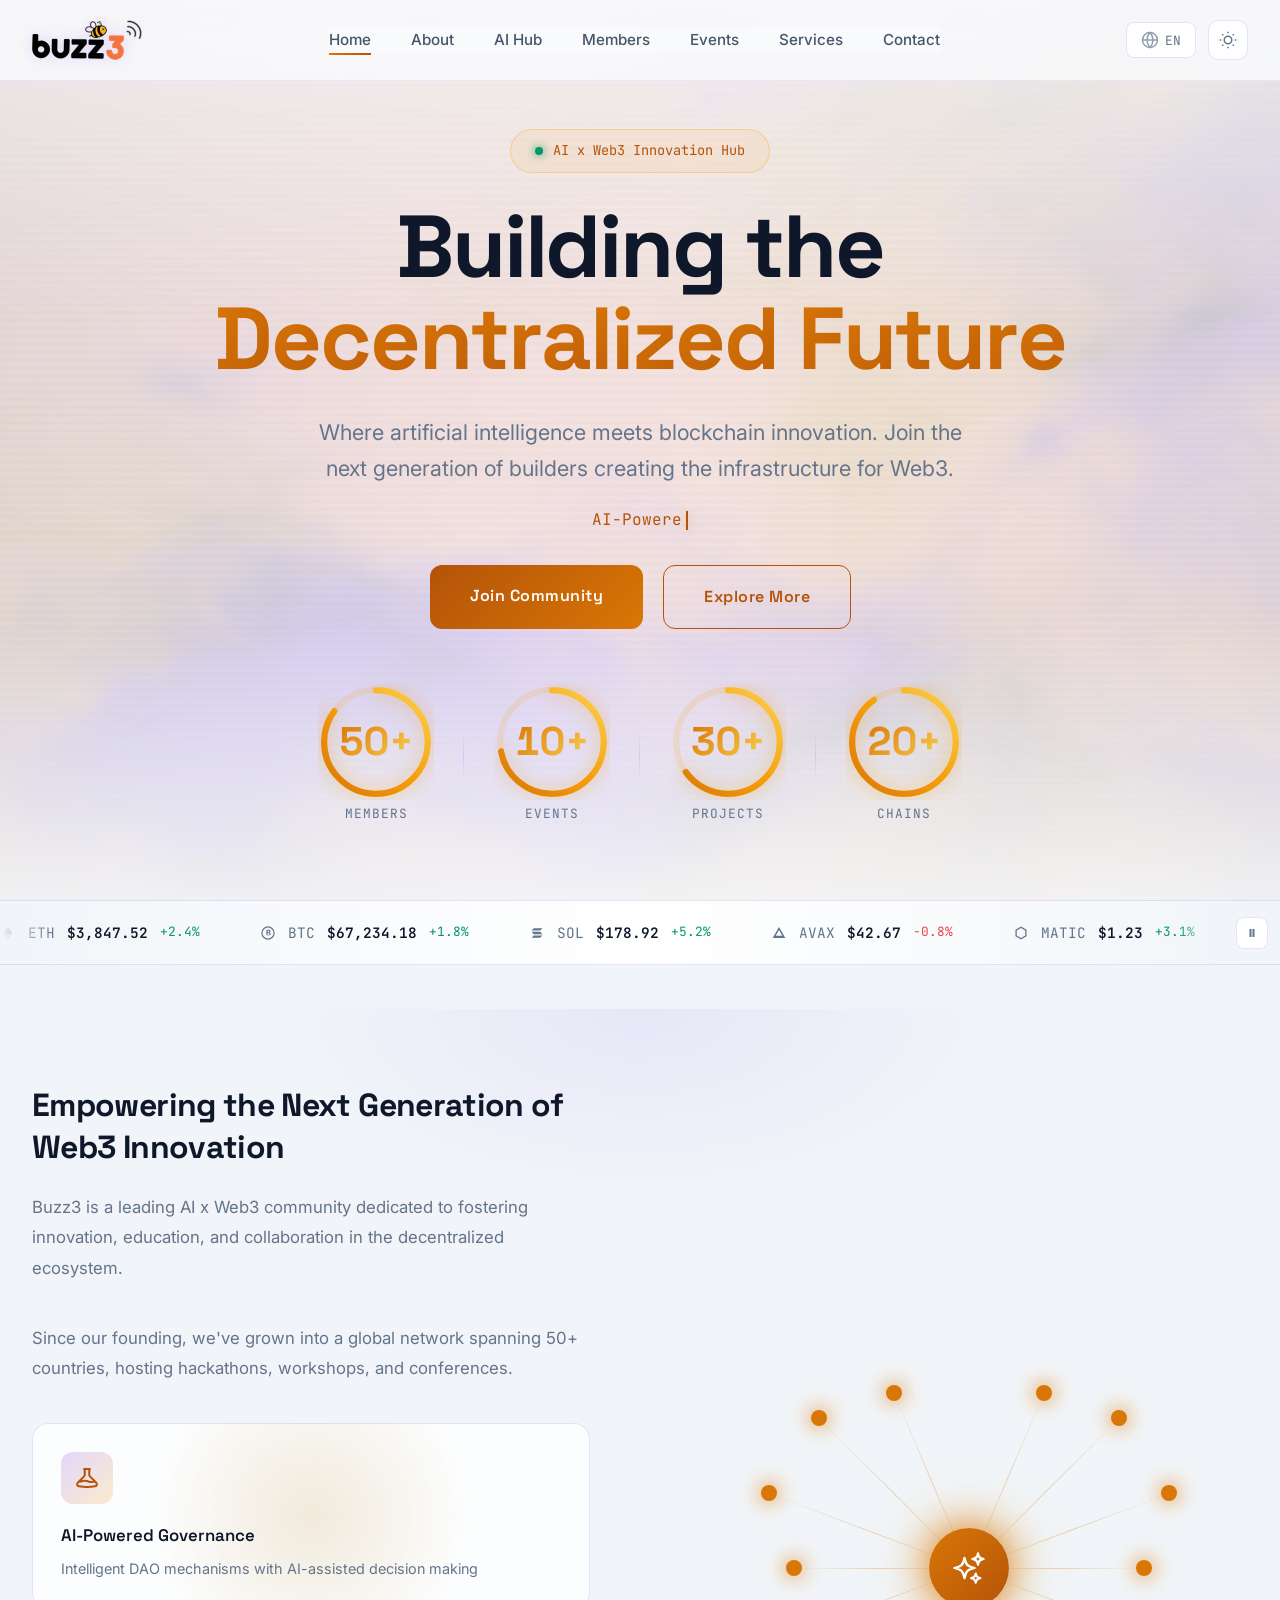
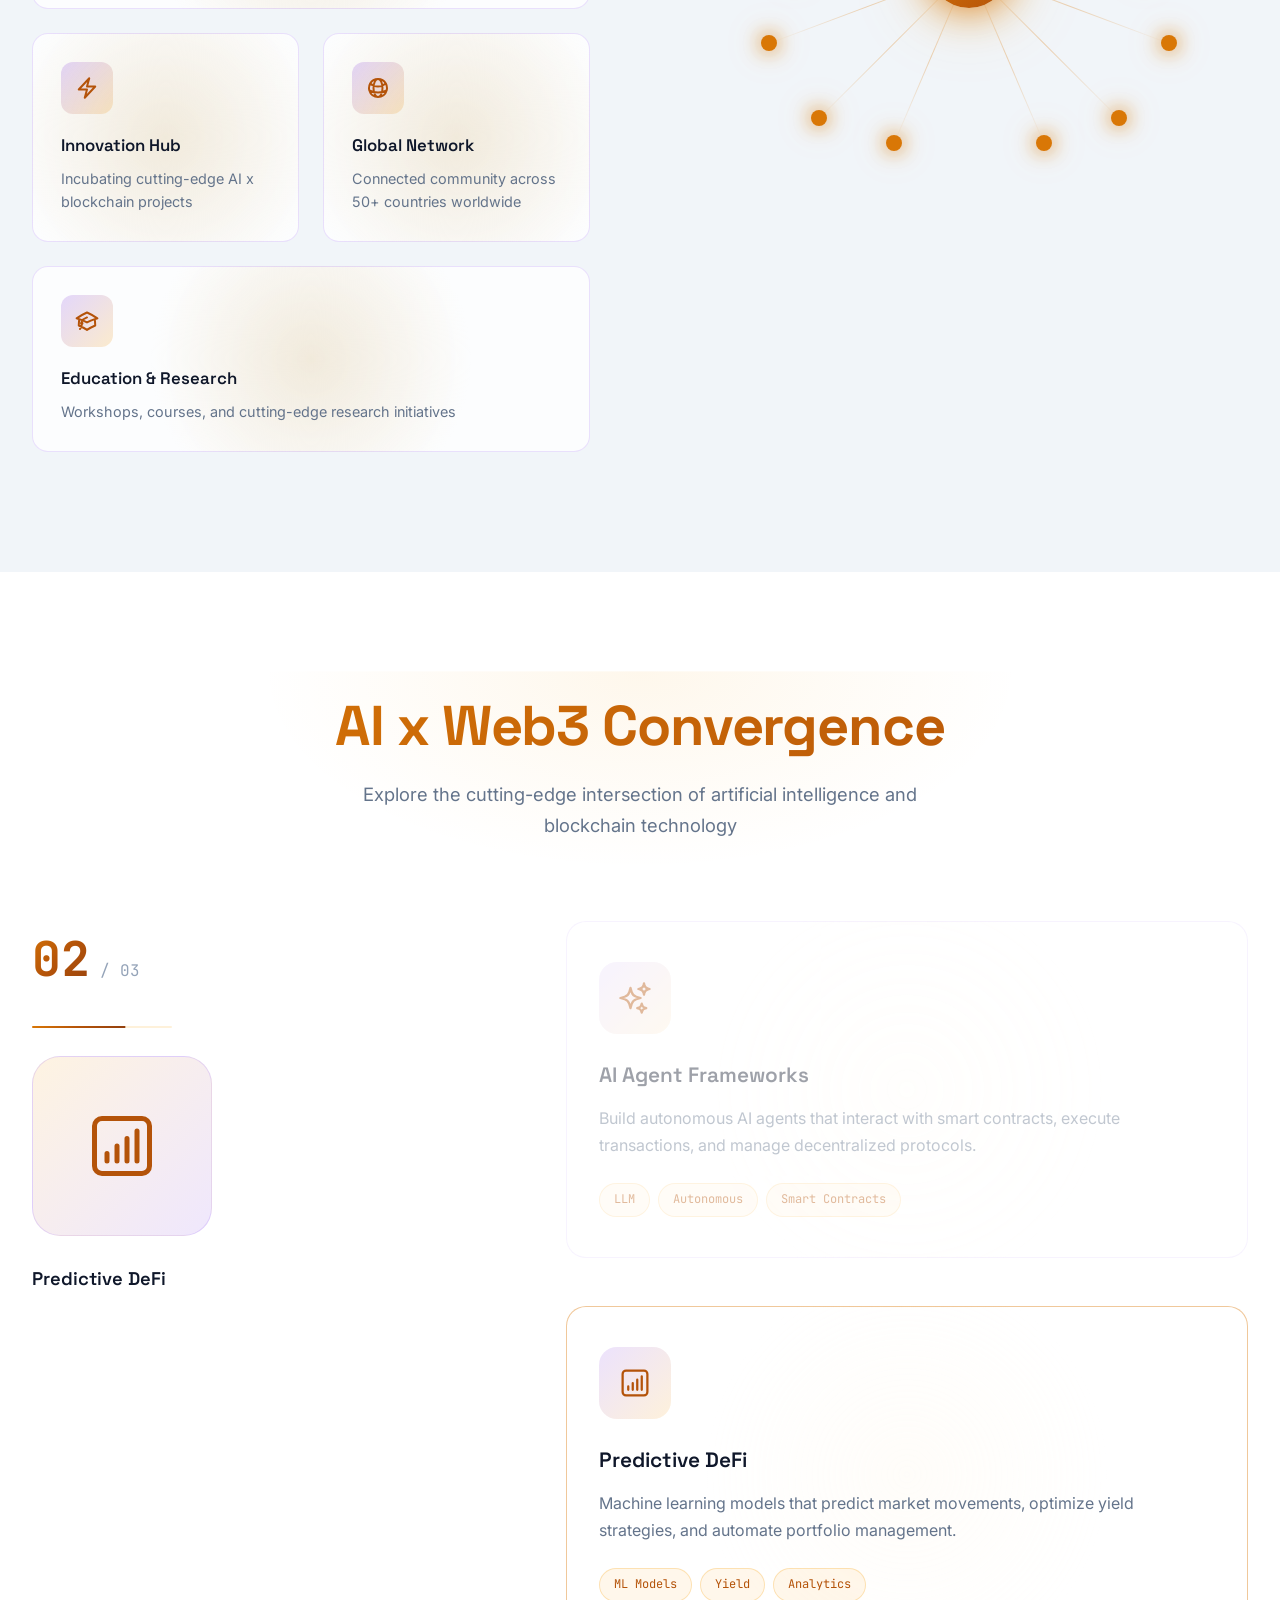
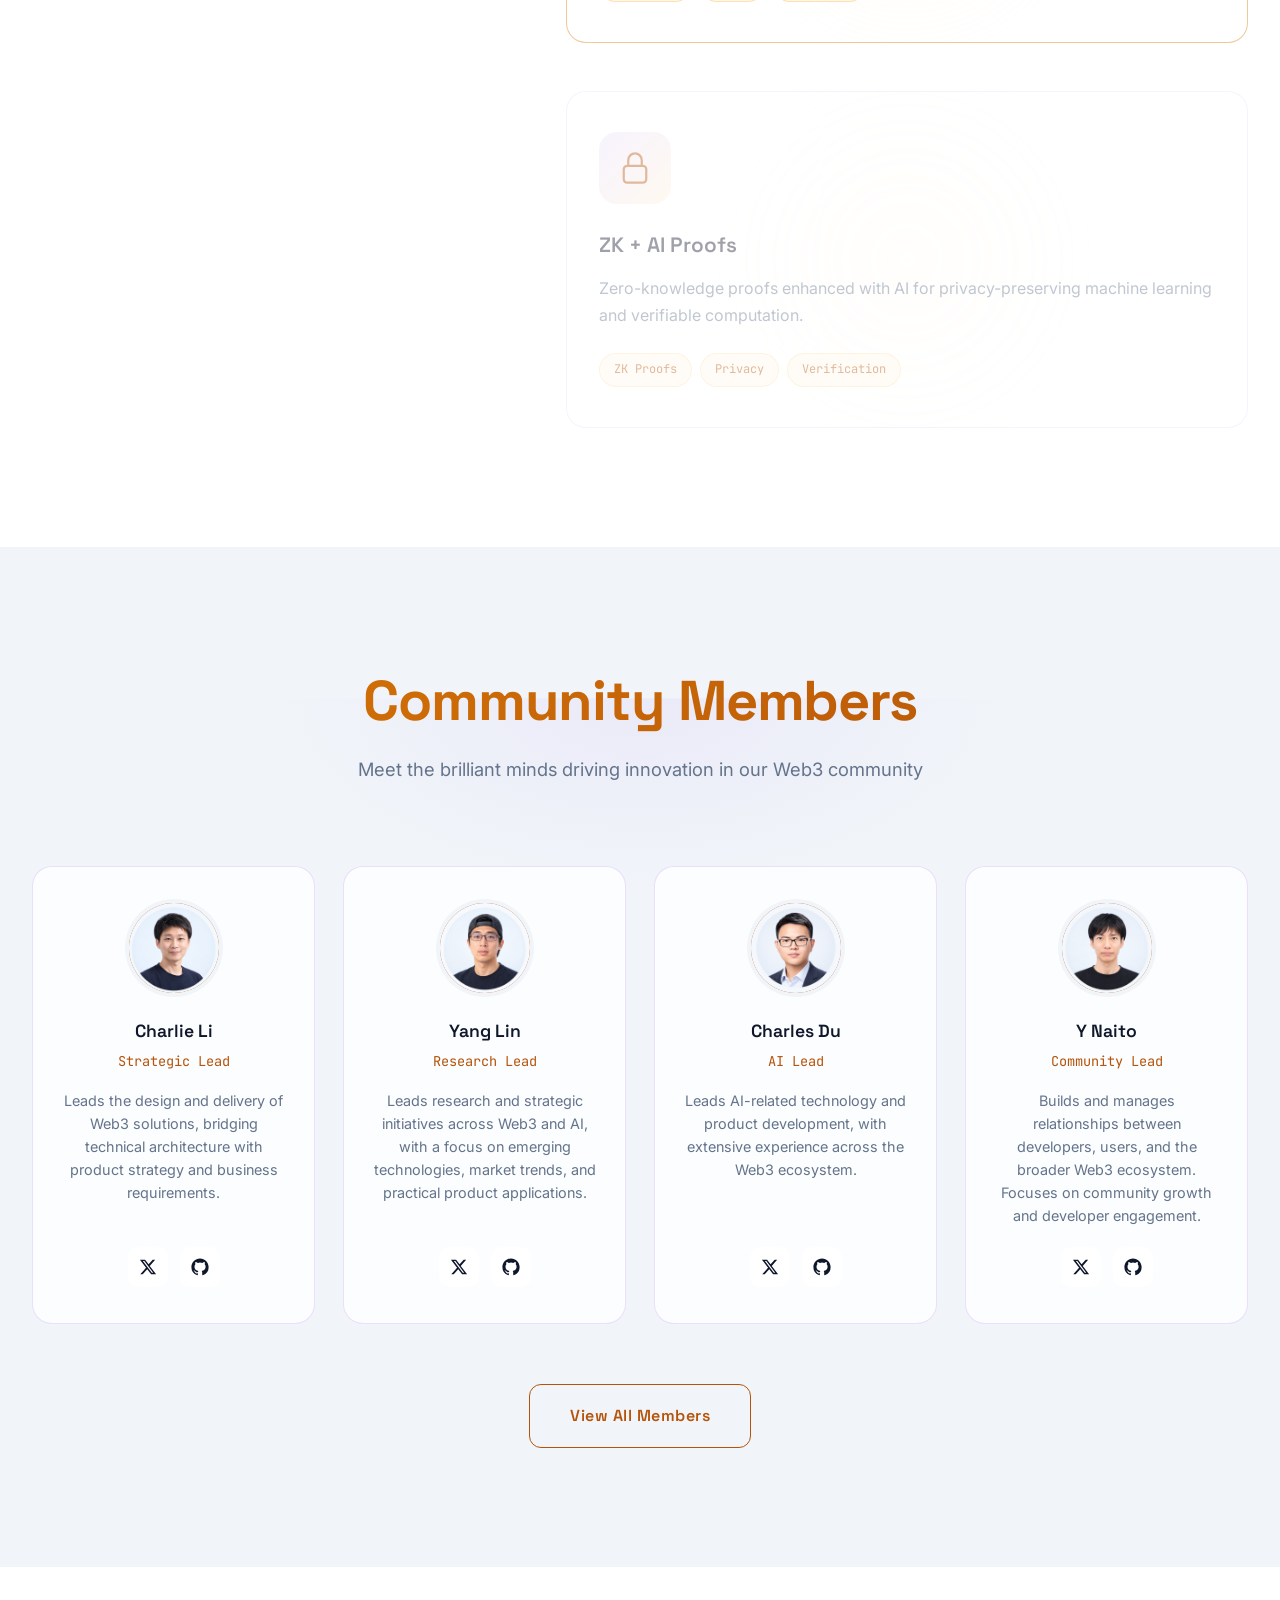
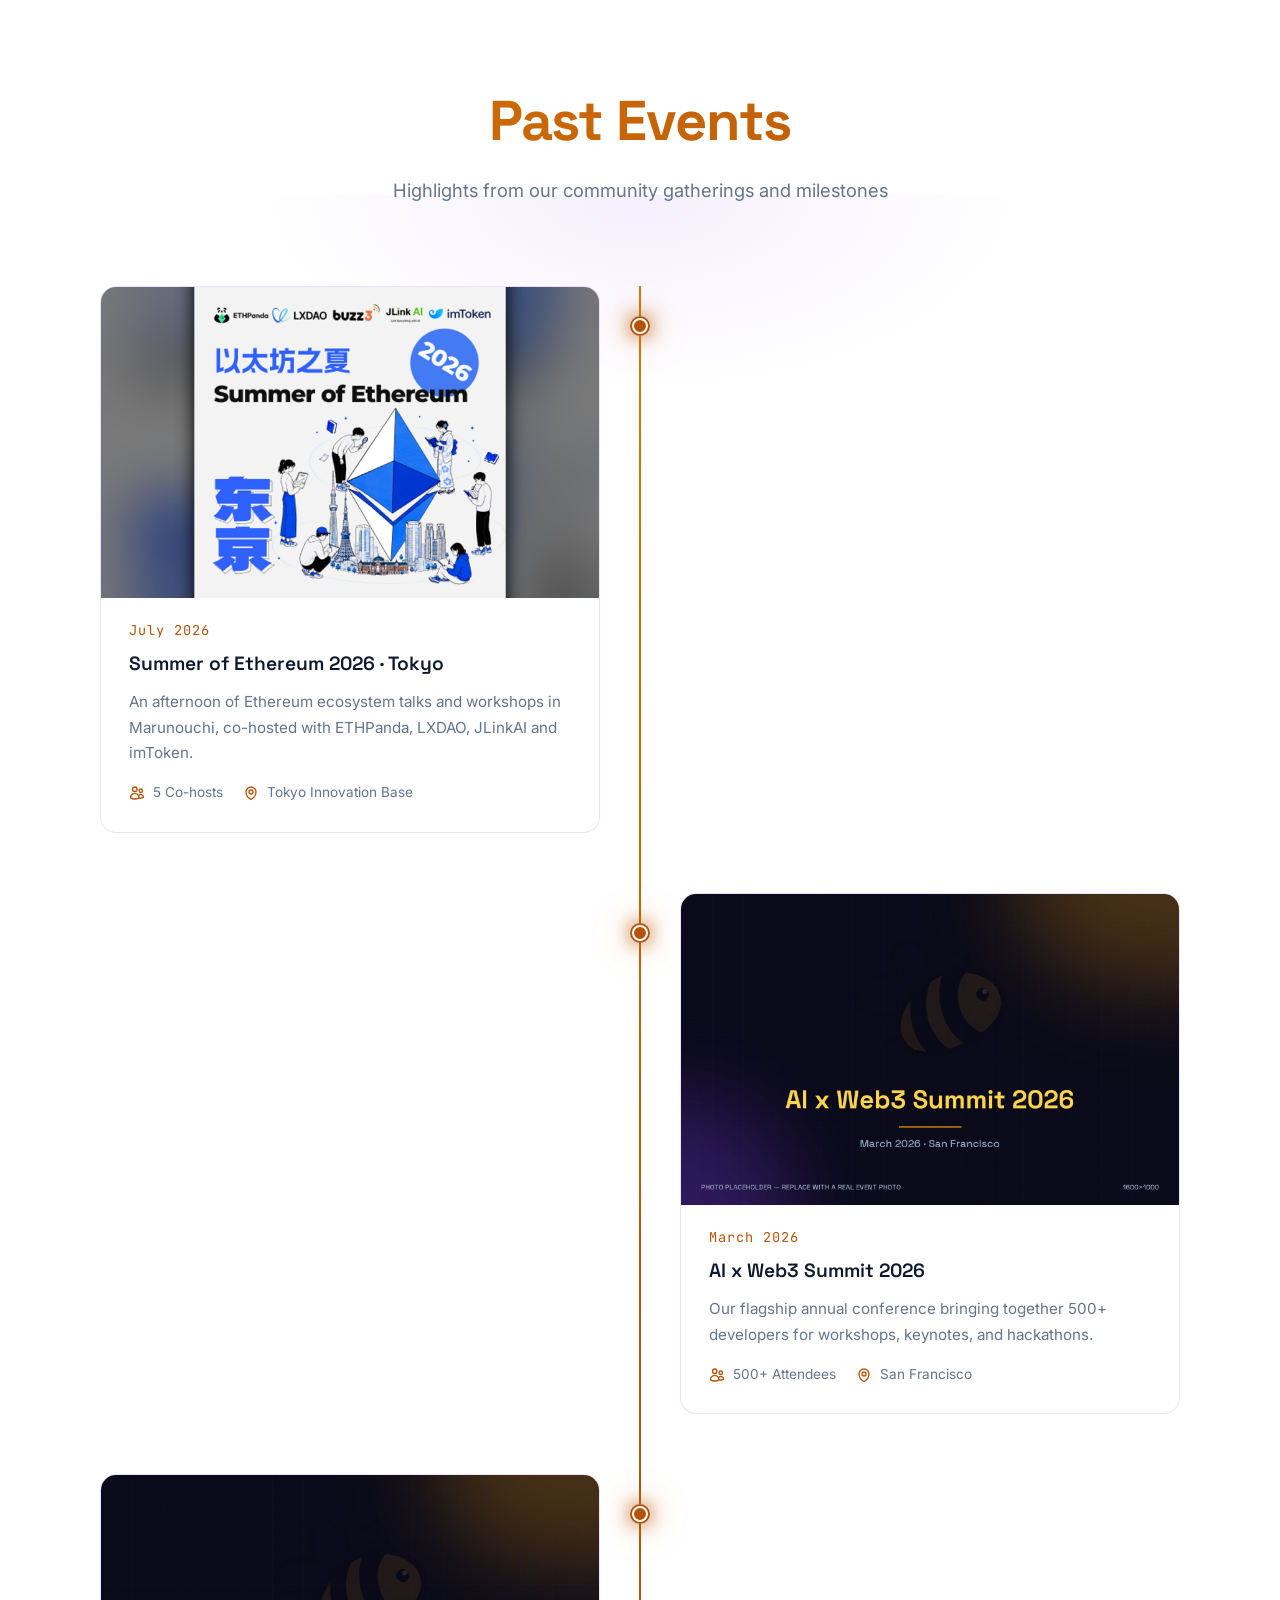
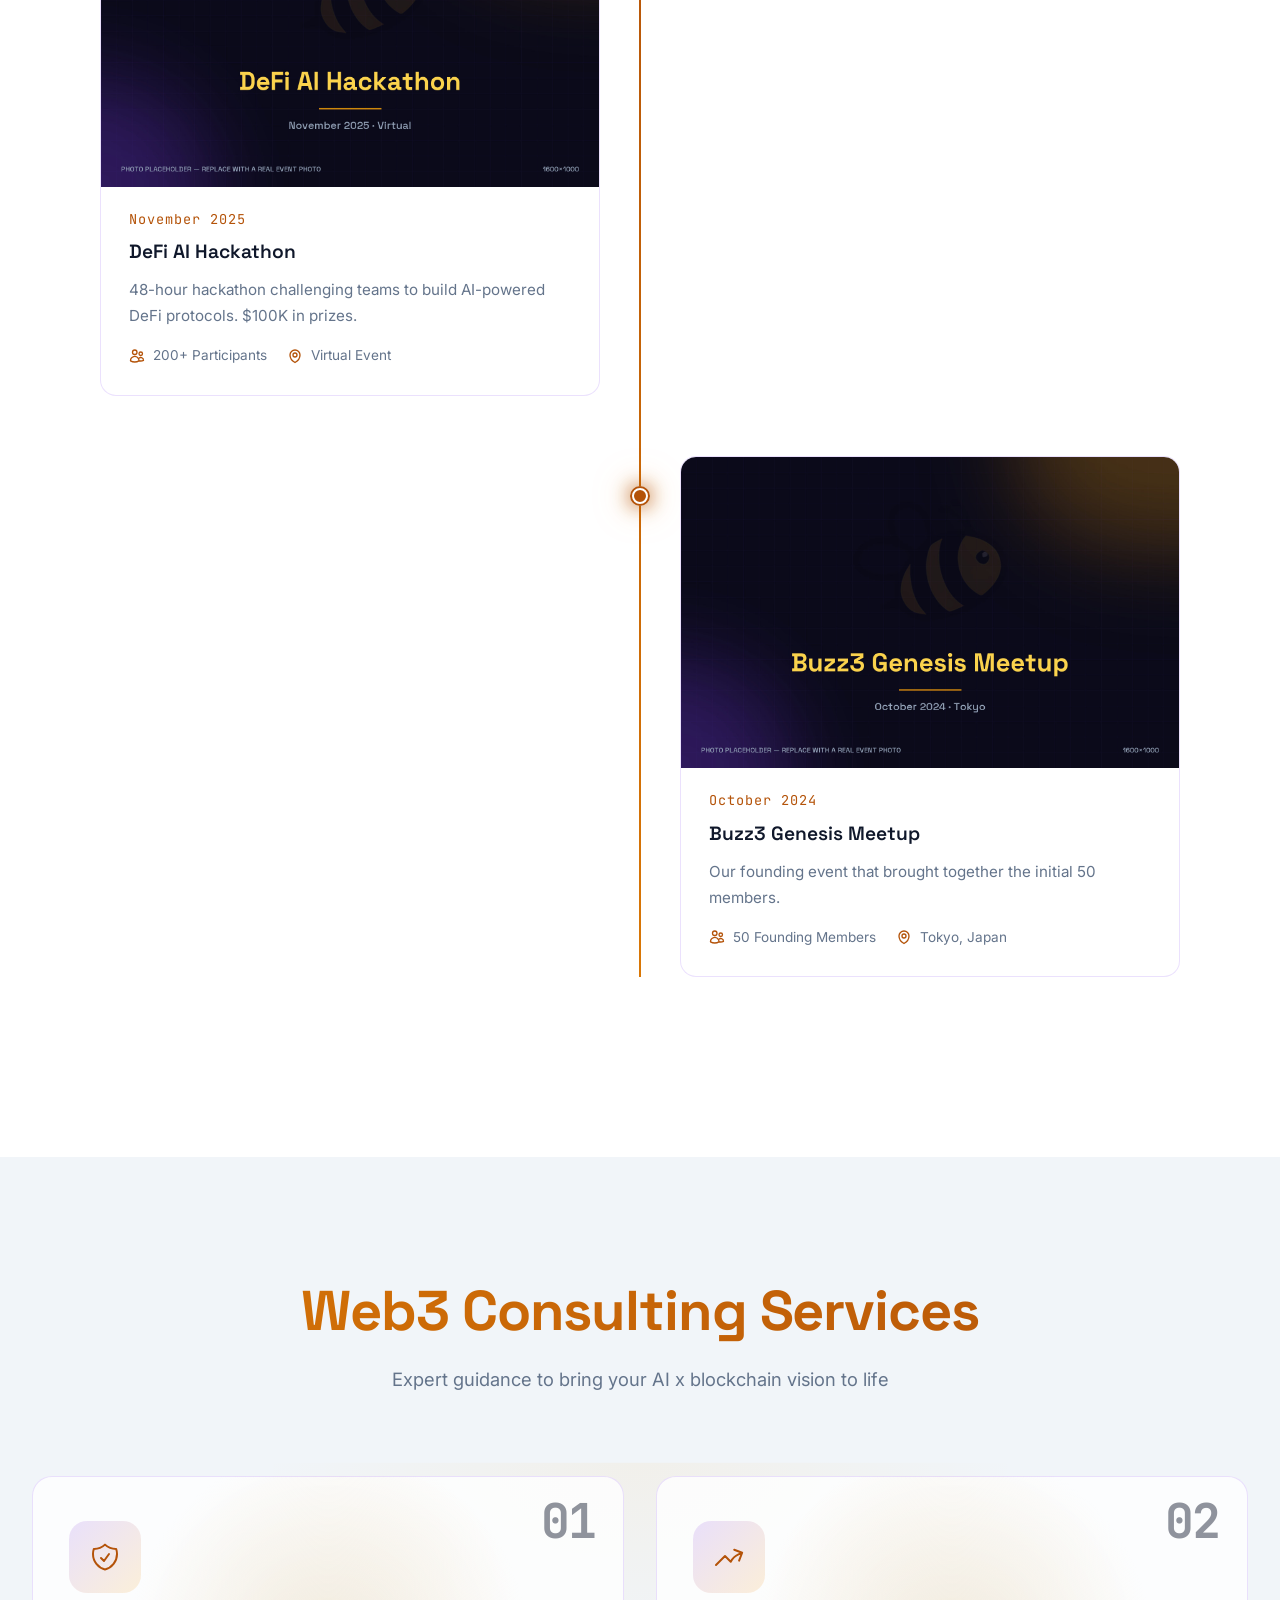
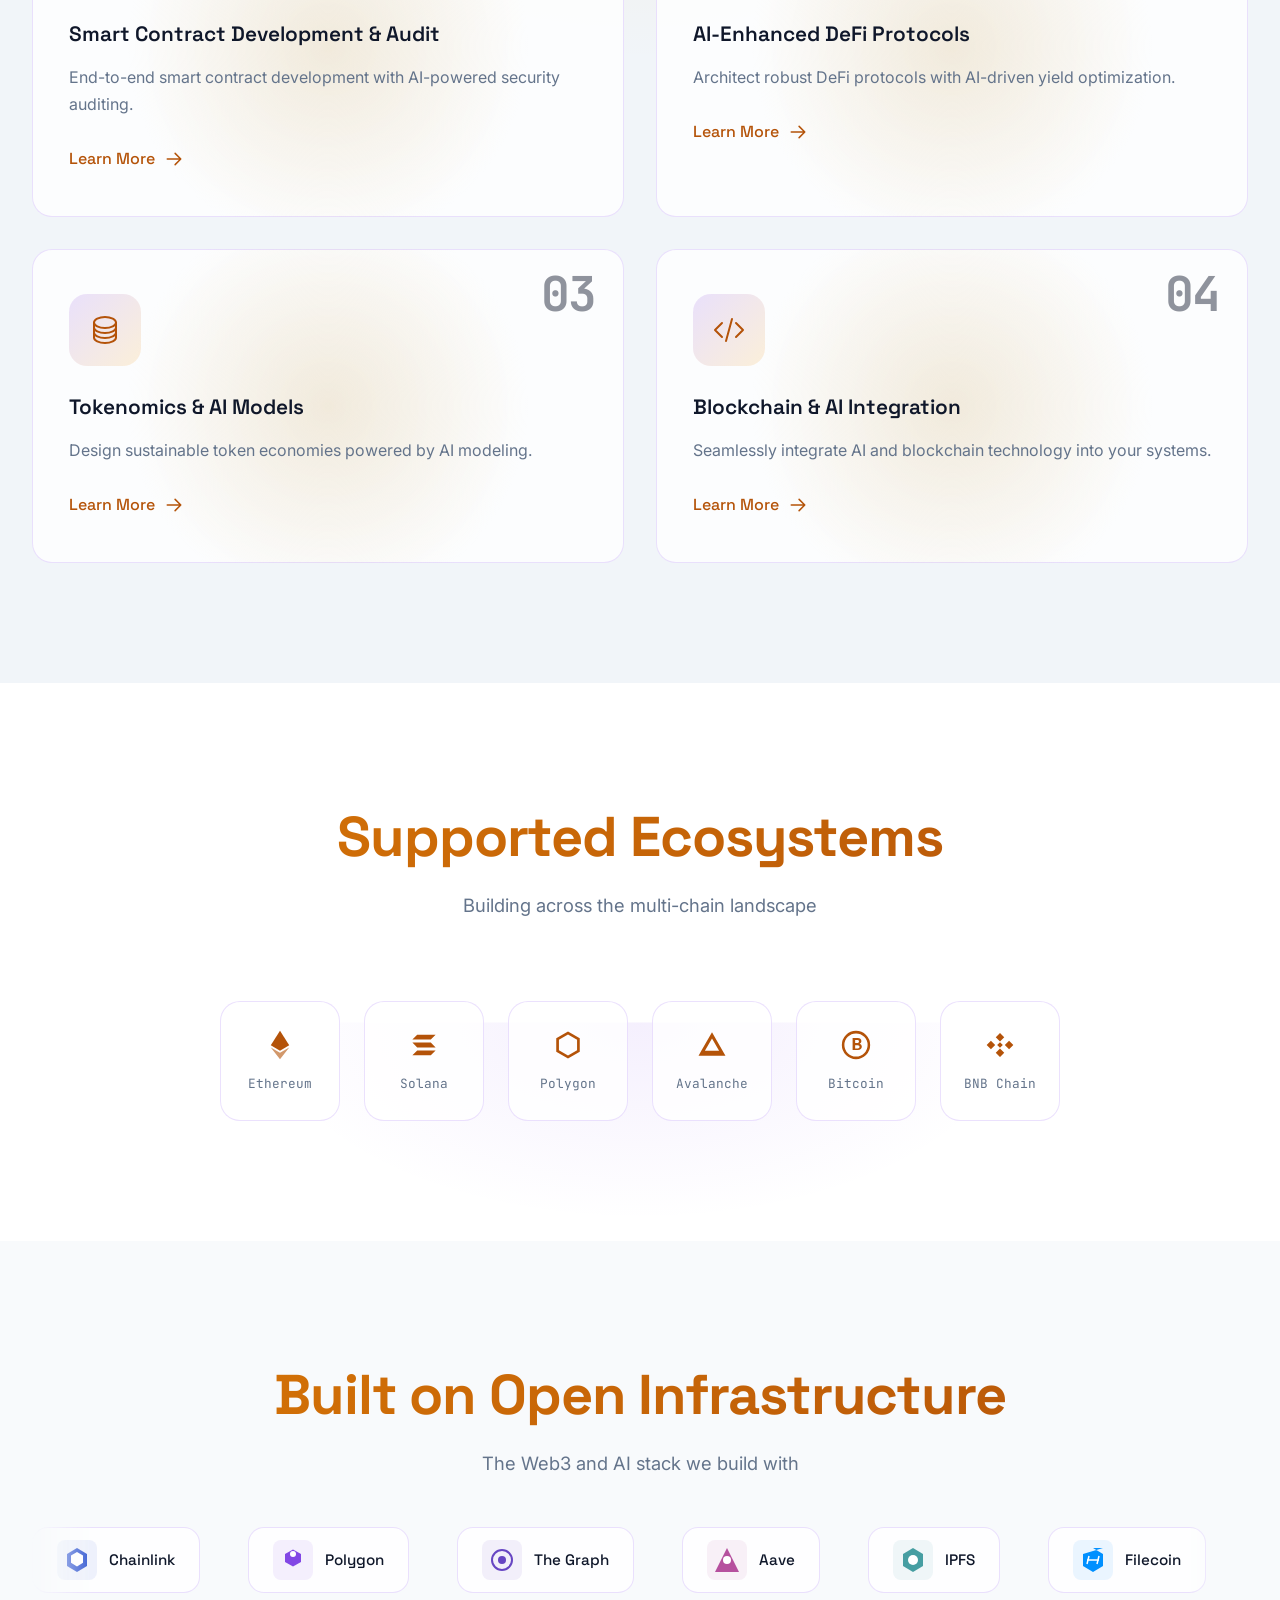
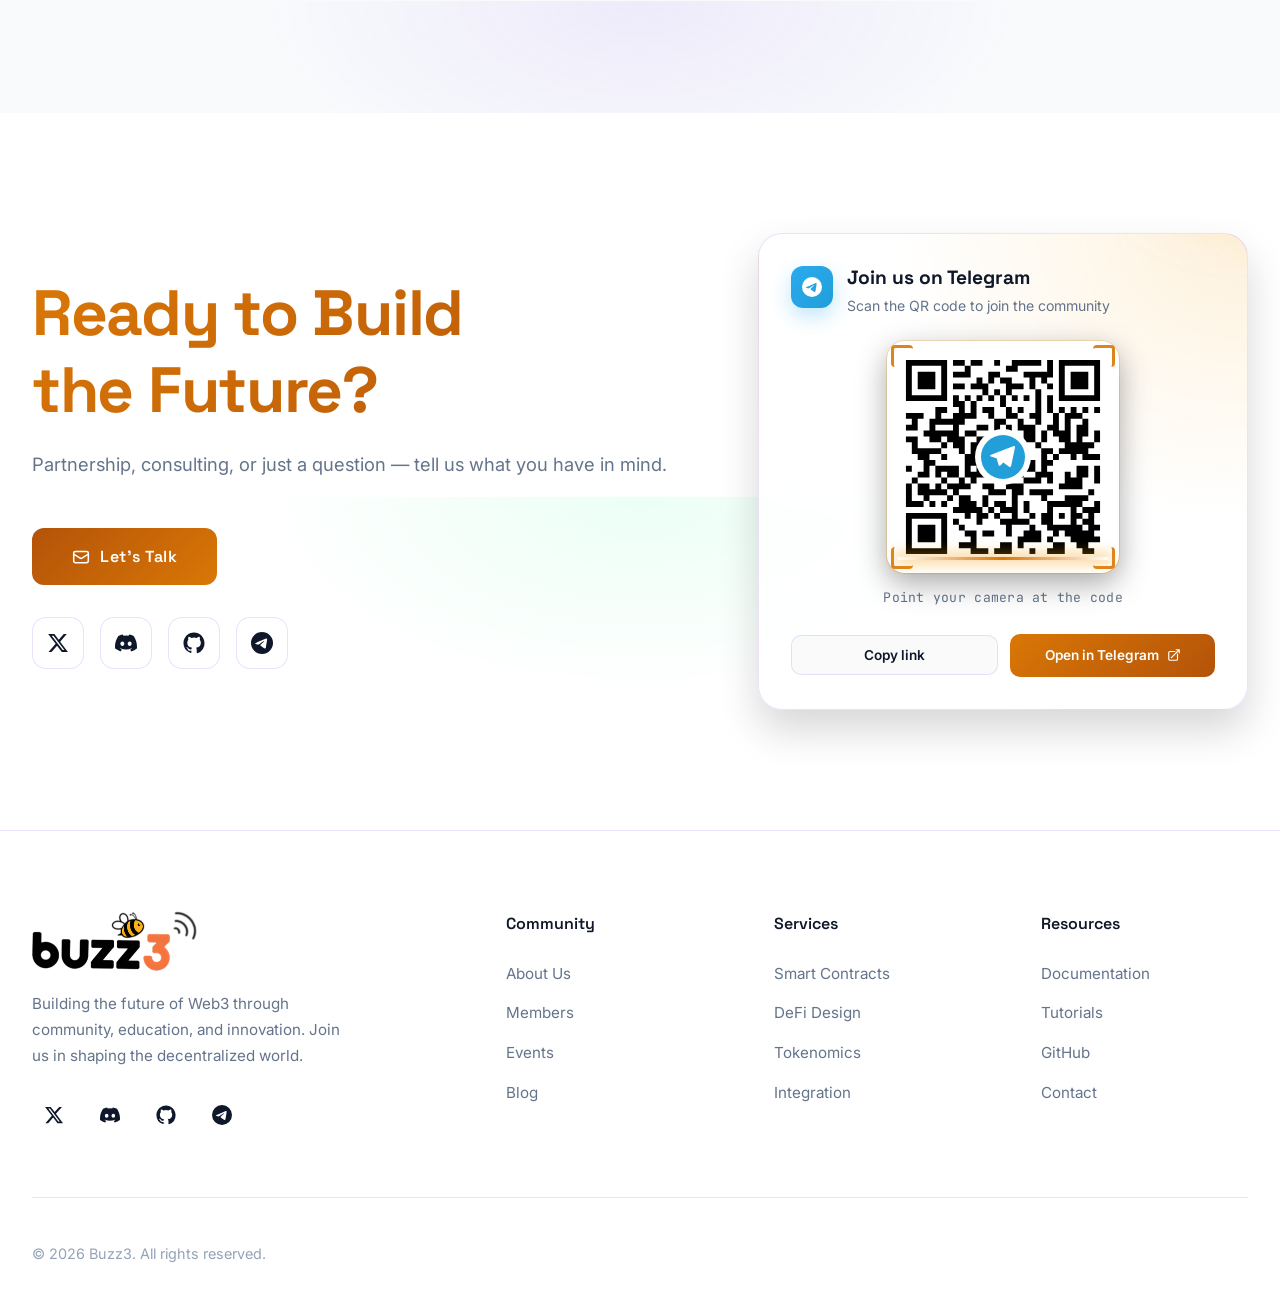
<file: index.html>
<!DOCTYPE html>
<html lang="en" data-theme="dark" data-wallet="off" data-page-node-id="gp4YI0tTSqPBUoNsU6Pjjq">
<head data-page-node-id="DEGDd45tLSbOPDjPQ8zojy">
  <meta charset="UTF-8" data-page-node-id="oYqCsi3thlzozAaHg62wOJ">
  <meta name="viewport" content="width=device-width, initial-scale=1.0" data-page-node-id="qIE4ygfruLGvBIOZOFsIlA">
  <title>Buzz3 | AI x Web3 Innovation Hub</title>
  <meta name="description" content="Buzz3 - Where AI meets Web3. A next-gen blockchain community for developers, innovators, and visionaries." data-page-node-id="4ElIYNKOM7UHuuQ6k6ZpvK">
  <link rel="canonical" href="https://www.buzz3.xyz/" data-page-node-id="WFb0WgF2y1rRt3gp6IIwV4">

  <!-- Icons -->
  <link rel="icon" href="favicon/favicon-32.png" sizes="32x32" type="image/png" data-page-node-id="z4KM2zK2xuyVwhrt5h7slA">
  <link rel="icon" href="favicon/favicon-192.png" sizes="192x192" type="image/png" data-page-node-id="MiRa0DJSrqAz7Okpdn6KDH">
  <link rel="apple-touch-icon" href="favicon/apple-touch-icon.png" data-page-node-id="1wEzQcZIewUxIotwCYO6jk">
  <meta name="theme-color" content="#030308" media="(prefers-color-scheme: dark)" data-page-node-id="EYFPnGJKo9GMIOXen0Acow">
  <meta name="theme-color" content="#F8FAFC" media="(prefers-color-scheme: light)" data-page-node-id="XKaQDc9goIoIhj0vREr6PN">

  <!-- Open Graph / Twitter -->
  <meta property="og:type" content="website" data-page-node-id="79znLuiFMLbmt9AnFO1IVY">
  <meta property="og:site_name" content="Buzz3" data-page-node-id="234EsYPfE4ETZjO0N7iSdV">
  <meta property="og:title" content="Buzz3 | AI x Web3 Innovation Hub" data-page-node-id="jKQjGHENSxMQ4UlLb1bzFo">
  <meta property="og:description" content="Where artificial intelligence meets blockchain innovation. Join the next generation of builders creating the infrastructure for Web3." data-page-node-id="qDr4vcUqmNBEevkWHRr1wJ">
  <meta property="og:url" content="https://www.buzz3.xyz/" data-page-node-id="VYv0JkrhEg3sn11k0lDlXR">
  <meta property="og:image" content="https://www.buzz3.xyz/og-image.png" data-page-node-id="y9GEnfi2Uo4EFc0B9Up3Om">
  <meta property="og:image:width" content="1200" data-page-node-id="XDbhID2NngmKJwrBkodrhi">
  <meta property="og:image:height" content="630" data-page-node-id="rWqWOSknWK8UvEy5omXZiD">
  <meta property="og:image:alt" content="Buzz3 — AI x Web3 Innovation Hub" data-page-node-id="wBHRaHVAnaVI6fEctgiDFe">
  <meta property="og:locale" content="en_US" data-page-node-id="HdTWo64JQC24IGSSFdxi2A">
  <meta property="og:locale:alternate" content="zh_CN" data-page-node-id="fC7cNW7AcOKOm7TH2c8ay9">
  <meta property="og:locale:alternate" content="ja_JP" data-page-node-id="v3YDgrtH055fyh847wM0wk">
  <meta name="twitter:card" content="summary_large_image" data-page-node-id="zede7EX3wIfPAL1TChotvG">
  <meta name="twitter:title" content="Buzz3 | AI x Web3 Innovation Hub" data-page-node-id="J2IAoTsQSlJFbsKIAGU0dm">
  <meta name="twitter:description" content="Where artificial intelligence meets blockchain innovation. Join the next generation of builders creating the infrastructure for Web3." data-page-node-id="sCvWwY8Eotk2zD6KLOAWyC">
  <meta name="twitter:image" content="https://www.buzz3.xyz/og-image.png" data-page-node-id="whDpDGx137OUZF26WfP9Zr">

  <script type="application/ld+json">
  {
    "@context": "https://schema.org",
    "@type": "Organization",
    "name": "Buzz3",
    "url": "https://www.buzz3.xyz/",
    "logo": "https://www.buzz3.xyz/logo/buzz3_wordmark_3x.png",
    "image": "https://www.buzz3.xyz/og-image.png",
    "description": "Buzz3 is an AI x Web3 community and innovation hub for developers, researchers and builders.",
    "sameAs": []
  }
  </script>

  <link rel="preconnect" href="https://fonts.googleapis.com" data-page-node-id="io07ILALXRifbrk9CaeYm6">
  <link rel="preconnect" href="https://fonts.gstatic.com" crossorigin data-page-node-id="CgzWlOXrmpEI3M66LrWT6J">
  <link href="https://fonts.googleapis.com/css2?family=Space+Grotesk:wght@500;600;700&family=JetBrains+Mono:wght@400;600;700&family=Inter:wght@400;500;600&display=swap" rel="stylesheet" data-page-node-id="jFJcY3A2AREH4VPJ9REPV7">
  <link rel="stylesheet" href="buzz3.css" data-page-node-id="ctCQDYRcKPpEXKaLGXfEZy">
  <noscript data-page-node-id="b1VeyfphFaxZSXaBpfAhhK">
    <style>
      .reveal, .reveal-left, .reveal-right { opacity: 1 !important; transform: none !important; }
    </style>
  </noscript>
  <script>
    (function() {
      var saved = localStorage.getItem('buzz3-theme');
      var theme = saved || (window.matchMedia && window.matchMedia('(prefers-color-scheme: dark)').matches ? 'dark' : 'light');
      document.documentElement.setAttribute('data-theme', theme);
    })();
  </script>
  <!-- The navbar wallet button is toggled by <html data-wallet="off">.
       "off" hides it (CSS, before first paint) and skips its wiring (JS);
       "on" restores both. It is off because this is a static GitHub Pages
       site with no dApp behind it -- connecting a wallet leads nowhere.
       See the NAV COLLAPSE section in buzz3.css and initWalletConnect()
       in buzz3.js. The markup and every wallet style are still in place. -->
</head>
<body data-page-node-id="wRRvpHd4JHQeFsIzLQLvkI">
  <a href="#main-content" class="skip-link" data-page-node-id="oSdSlveWq6OQG9psvHTik2">Skip to main content</a>

  <!-- Scroll Progress Bar -->
  <div class="scroll-progress" id="scrollProgress" aria-hidden="true" data-page-node-id="cSmkmD6Lr95LQNbLxkvpNk"></div>

  <!-- Background Effects -->
  <div class="bg-grid" aria-hidden="true" data-page-node-id="ezcTh28HsbpJxoeHahSH2m"></div>

  <!-- Navigation -->
  <nav class="navbar" role="navigation" aria-label="Main navigation" data-page-node-id="XiOCBIWKsMJnAZPFiES1G0">
    <div class="container" data-page-node-id="2n9JC0N1vo6mIalIDfbVPc">
      <a href="#" class="nav-logo" aria-label="Buzz3 Home" data-page-node-id="00nWy0ue2TmwNY1aL27Gje">
        <img src="logo/buzz3_wordmark_2x.png" alt="Buzz3" width="110" height="40" class="logo-on-light" data-page-node-id="SRXdzFjzzaXYzAgN5d7Fji">
        <img src="logo/buzz3_wordmark_light_2x.png" alt="" aria-hidden="true" width="110" height="40" class="logo-on-dark" data-page-node-id="GzCwzLvVZdwS2K3aiXP94n">
      </a>
      
      <ul class="nav-links" id="navLinks" data-page-node-id="teqqjmRCMKXNF0YitSTbif">
        <li data-page-node-id="1nX5hgcF4jjDdOB2isH9xE"><a href="#home" data-i18n="nav.home" data-page-node-id="JJyIZHJxjw7CiUOpFalNab">Home</a></li>
        <li data-page-node-id="0keILNFHziD8HoIAZXDzhG"><a href="#about" data-i18n="nav.about" data-page-node-id="0VoLX1JQ2MAijhMxsIz4OK">About</a></li>
        <li data-page-node-id="XDTjgRnZSvX0U2CAjckEd4"><a href="#ai-features" data-i18n="nav.aiHub" data-page-node-id="x3HAFrDCGAu6EeJm8CjHOe">AI Hub</a></li>
        <li data-page-node-id="YrCNAx2yr3SGdCqrV7A4ko"><a href="#members" data-i18n="nav.members" data-page-node-id="v8PbKuqCBQl4KyCw3oTkLf">Members</a></li>
        <li data-page-node-id="XljjSaOLQJM5uTu1JVcCXp"><a href="#events" data-i18n="nav.events" data-page-node-id="lWoGmqH65VLVXZAok3RHJL">Events</a></li>
        <li data-page-node-id="dfjUOiS5KUcCHLURgkBhWp"><a href="#services" data-i18n="nav.services" data-page-node-id="xtgc3QEBoh0pho94FCAJIH">Services</a></li>
        <li data-page-node-id="XH59lF8FBcT4XNWM6xclWp"><a href="#contact" data-i18n="nav.contact" data-page-node-id="wlsG0JclljyDitJkAf5hRo">Contact</a></li>
        <li class="nav-links-contact" data-page-node-id="EFJluzO44qaqWkjlku5cTe">
          <button type="button" class="btn-contact" data-contact-open data-i18n="contact.openBtn" data-page-node-id="vBzWl6BaNdNhFHA0BF436U">Contact Us</button>
        </li>
      </ul>

      <div class="nav-controls" data-page-node-id="qQSrxEC2P9JNZxRjE1pN1Q">
        <!-- Language Switcher -->
        <div class="lang-switcher" data-page-node-id="52Yc1wZuep0f27TALPO2I7">
          <button class="lang-btn" id="langBtn" aria-label="Switch language" data-page-node-id="Pq9tZjqJH0D0eYhADGQzM5">
            <svg xmlns="http://www.w3.org/2000/svg" width="18" height="18" viewBox="0 0 24 24" fill="none" stroke="currentColor" stroke-width="2" data-page-node-id="I5paNfFH1FRHr0SF0wKkqY"><circle cx="12" cy="12" r="10" data-page-node-id="1RQunb38mkaV3lerepwAWM"/><line x1="2" y1="12" x2="22" y2="12" data-page-node-id="UhUvJuoMn0wDE1zAIotCLs"/><path d="M12 2a15.3 15.3 0 0 1 4 10 15.3 15.3 0 0 1-4 10 15.3 15.3 0 0 1-4-10 15.3 15.3 0 0 1 4-10z" data-page-node-id="0uw4ce2RyRUIO2HVDbcyhz"/></svg>
            <span id="currentLang" data-page-node-id="uan4ZhipxpAtcApyCLPwu1">EN</span>
          </button>
          <div class="lang-dropdown" id="langDropdown" data-page-node-id="pziQUWf0hDqNzWShOAfBkO">
            <button class="lang-option active" data-lang="en" data-page-node-id="6BCpLtU0heel291irIOEyE">English</button>
            <button class="lang-option" data-lang="zh" data-page-node-id="bo56kLqu4nLS0KThBgSlA6">中文</button>
            <button class="lang-option" data-lang="ja" data-page-node-id="9nHhYki4HfVD9CZ0OcpWu2">日本語</button>
          </div>
        </div>

        <!-- Theme Toggle -->
        <button class="theme-toggle" id="themeToggle" aria-label="Toggle theme" data-page-node-id="eiXUCJV3QR21MEMlfmyDhc">
          <svg class="icon-sun" xmlns="http://www.w3.org/2000/svg" width="18" height="18" viewBox="0 0 24 24" fill="none" stroke="currentColor" stroke-width="2" data-page-node-id="Gs6Ir3Gp01RmPsagjLwDKt"><circle cx="12" cy="12" r="5" data-page-node-id="LZtEPm5xIV2eJnc65LYNwT"/><line x1="12" y1="1" x2="12" y2="3" data-page-node-id="BiEBzlRfOhtmBsEUXFChLU"/><line x1="12" y1="21" x2="12" y2="23" data-page-node-id="00HJzidFebJFGw44RwjSY8"/><line x1="4.22" y1="4.22" x2="5.64" y2="5.64" data-page-node-id="GqQsreqhkCngyQ3XDbq1lT"/><line x1="18.36" y1="18.36" x2="19.78" y2="19.78" data-page-node-id="hBdxqtm9vO85ZEqguFeW7m"/><line x1="1" y1="12" x2="3" y2="12" data-page-node-id="UjXszcJuIm8fOpUtsz2h0J"/><line x1="21" y1="12" x2="23" y2="12" data-page-node-id="lPHB3o8VaQ0nSaR6f36gKi"/><line x1="4.22" y1="19.78" x2="5.64" y2="18.36" data-page-node-id="blsctL0NZMMND2QbEzNwKj"/><line x1="18.36" y1="5.64" x2="19.78" y2="4.22" data-page-node-id="AiZoJRo9eLsqKXuLYw8DRa"/></svg>
          <svg class="icon-moon" xmlns="http://www.w3.org/2000/svg" width="18" height="18" viewBox="0 0 24 24" fill="none" stroke="currentColor" stroke-width="2" data-page-node-id="z8hGX1hKDqsQVHAwYG5ej3"><path d="M21 12.79A9 9 0 1 1 11.21 3 7 7 0 0 0 21 12.79z" data-page-node-id="N15qrl0me5ESY7XBVycHg3"/></svg>
        </button>

        <button class="btn-wallet" id="walletBtn" aria-label="Connect Wallet" data-state="default" data-page-node-id="te6Py8lnCFwEdijd7zgIZD">
          <span class="wallet-text" data-i18n="nav.connectWallet" aria-live="polite" data-page-node-id="hraVbnVyRmt2TGerDNHMNu">Connect Wallet</span>
        </button>
      </div>
      
      <button class="hamburger" id="hamburger" aria-label="Toggle menu" aria-expanded="false" data-page-node-id="oJIg3PYszwwhKrtlbLATP9">
        <span data-page-node-id="0zFB7zuIK8pOygG53XC5qL"></span>
        <span data-page-node-id="NzRdUeyCNVHOaGDRkzdLZV"></span>
        <span data-page-node-id="2EGlMJuolsHa1HG8ix2TVN"></span>
      </button>
    </div>
  </nav>

  <main id="main-content" data-page-node-id="V9IDKWrFxX9eIrDju3UVeC">

  <!-- Hero Section -->
  <section class="hero" id="home" data-page-node-id="CSzA6HOmPycif4bZt74Gxt">
    <canvas id="hero-canvas" aria-hidden="true" data-page-node-id="DCUJKPCmjBs46IoDFXbPA9"></canvas>
    <div class="hero-gradient" aria-hidden="true" data-page-node-id="4GCwNpLhXjvFl4M1DNmEML"></div>

    <div class="hero-content" data-page-node-id="ByjjMUPpl35hemBFVuRcoU">
      <div class="hero-badge" data-page-node-id="vfVgfjQQtaCFkSoE1CuNB2">
        <span class="hero-badge-dot" data-page-node-id="XMMEdZCorEZnUKe4qD4Rmz"></span>
        <span data-i18n="hero.badge" data-page-node-id="oBTr7Y8iTsHev2RlFEaeHy">AI x Web3 Innovation Hub</span>
      </div>

      <h1 class="hero-title" data-page-node-id="HmdwtDgIag5lGvk3RQj8EH">
        <span class="line" data-page-node-id="RWYRx4aCtGckUktp2ItAKD">
          <span class="glitch" data-text="Building the" data-i18n="hero.title1" aria-hidden="true" data-page-node-id="um8U1GdWLkXwrNCbFTQ1VU">Building the</span>
          <span class="sr-only" data-i18n="hero.title1" data-page-node-id="Bn07NILPjXZGV9jpuaLIt9">Building the</span>
        </span>
        <span class="line" data-page-node-id="3ZxjM0r7SYXBIXYH1qMrxh">
          <span class="gradient-text glitch" data-i18n="hero.title2" aria-hidden="true" data-page-node-id="pYpsipIPDW9ptc3YToYARt">Decentralized Future</span>
          <span class="sr-only" data-i18n="hero.title2" data-page-node-id="Hcvh8ktWu5I7AH2RI5LFsd">Decentralized Future</span>
        </span>
      </h1>

      <p class="hero-subtitle" data-i18n="hero.subtitle" data-page-node-id="WPyJyiPSsmR8CQwRdmZ6J4">
        Where artificial intelligence meets blockchain innovation. Join the next generation of builders creating the infrastructure for Web3.
      </p>

      <div class="hero-typing" data-page-node-id="0CllQ2JZjm8ZIXhsIvZJ76">
        <span id="typingText" data-page-node-id="OaESgPssCMBRc0xiFz9Etd"></span><span class="cursor" data-page-node-id="2eo6jdBegCEFyFaSXSZhp8"></span>
      </div>

      <div class="hero-buttons" data-page-node-id="6s6urj2afDazuysI9Zk6dW">
        <a href="#contact" class="btn-primary" data-i18n="hero.joinBtn" data-page-node-id="zfVm3S3RO3DpSVi3xYt9Hj">Join Community</a>
        <a href="#about" class="btn-outline" data-i18n="hero.exploreBtn" data-page-node-id="RwIaXqTs7yapwj3OfXQlrJ">Explore More</a>
      </div>

      <div class="hero-stats" data-page-node-id="6FHVAB8OaOrbxPe5clzjM2">
        <svg width="0" height="0" style="position:absolute" aria-hidden="true" data-page-node-id="2tZK5yCYibnev7oWzdfxIY">
          <defs data-page-node-id="gJYrJYKV9YGFbr6F6vNHR5">
            <linearGradient id="statGradient" x1="0%" y1="0%" x2="100%" y2="100%" data-page-node-id="gVTPjzU0kIrhsvM5ieAoeB">
              <stop offset="0%" stop-color="#D97706" data-page-node-id="eumqpxMEPYjhOHSDfpbEpM"/>
              <stop offset="50%" stop-color="#F59E0B" data-page-node-id="CXs5uxjQvoZAuNzYRtkzk6"/>
              <stop offset="100%" stop-color="#FCD34D" data-page-node-id="kGbfFUycfYyV2bTRwJuYXC"/>
            </linearGradient>
          </defs>
        </svg>
        <div class="stat-item" data-page-node-id="RFwCuA139JWlfhYL22Qnzt">
          <div class="stat-number" data-target="50" data-page-node-id="XXxBbEmXMA48coAGKIQJQk">0</div>
          <div class="stat-label" data-i18n="hero.members" data-page-node-id="FDAJXz4p0qCYWxf80QLvD4">Members</div>
          <div class="stat-ring" data-page-node-id="ruQPFoCegvP1yZHP0sHc6X"><svg viewBox="0 0 56 56" data-page-node-id="2bCe7w6fpjEzckig2KVxfA"><circle class="ring-bg" cx="28" cy="28" r="25" data-page-node-id="iXktaztU8aEm0m2ZFxKvZD"/><circle class="ring-progress" cx="28" cy="28" r="25" data-ring-target="0.85" data-page-node-id="6V10zqwSUt6MsL7vwd22N3"/></svg></div>
        </div>
        <div class="stat-item" data-page-node-id="DFmCweYH1s2QTCB2ceFSBs">
          <div class="stat-number" data-target="10" data-page-node-id="T4CoD9ffIT7CTDFzwSGE1O">0</div>
          <div class="stat-label" data-i18n="hero.events" data-page-node-id="bs0vb4Gogw5L85FWznLYkD">Events</div>
          <div class="stat-ring" data-page-node-id="wGmIWjoWn27YrSZfEkJW0K"><svg viewBox="0 0 56 56" data-page-node-id="ikbZ7t2BoE6xU3poUNjs0e"><circle class="ring-bg" cx="28" cy="28" r="25" data-page-node-id="Z5a0ux8GQ0FdvfuMSXgE2B"/><circle class="ring-progress" cx="28" cy="28" r="25" data-ring-target="0.72" data-page-node-id="kTJVjdhnGEPvmFRHpWtat5"/></svg></div>
        </div>
        <div class="stat-item" data-page-node-id="FmGS6vshMXahGFS4lPto51">
          <div class="stat-number" data-target="30" data-page-node-id="tfl8d7HWA7yKIOMRSrhScT">0</div>
          <div class="stat-label" data-i18n="hero.projects" data-page-node-id="GlsUESBWS32UQmbQCMVyzU">Projects</div>
          <div class="stat-ring" data-page-node-id="7TFvPRfW3P4xE9XGMHRqxC"><svg viewBox="0 0 56 56" data-page-node-id="ZlRvBKVuDoSS6RDSFiyOci"><circle class="ring-bg" cx="28" cy="28" r="25" data-page-node-id="bXZWLhuur6j1LEjOB9NKWF"/><circle class="ring-progress" cx="28" cy="28" r="25" data-ring-target="0.65" data-page-node-id="bPekgkOmJppF4Ewg06vk7m"/></svg></div>
        </div>
        <div class="stat-item" data-page-node-id="L3mvxHjQlxWyH99s5Gzv7f">
          <div class="stat-number" data-target="20" data-page-node-id="bTDCeNQSEg9aNsOY1GM9ad">0</div>
          <div class="stat-label" data-i18n="hero.chains" data-page-node-id="pBE82UqvKd9vih1tRW6t2w">Chains</div>
          <div class="stat-ring" data-page-node-id="EJFZWmhDApo4z8WL3HLOX9"><svg viewBox="0 0 56 56" data-page-node-id="3lbPipqgpTxB6TOxxutJCM"><circle class="ring-bg" cx="28" cy="28" r="25" data-page-node-id="I1QjhdwQjhVFHbTBmPBKcy"/><circle class="ring-progress" cx="28" cy="28" r="25" data-ring-target="0.90" data-page-node-id="FRscFAklGGWJZhGT92cwSa"/></svg></div>
        </div>
      </div>
    </div>
  </section>

  <!-- Blockchain Ticker -->
  <div class="ticker-section" aria-label="Live blockchain stats" data-state="loading" data-page-node-id="oznfX0Ypj4b1pBgXVIEPfd">
    <button class="ticker-pause" id="tickerPause" aria-label="Pause ticker" aria-pressed="false" data-page-node-id="gzldG3IftqvyZ2DqGBufxq">
      <svg class="icon-pause" xmlns="http://www.w3.org/2000/svg" width="12" height="12" viewBox="0 0 24 24" fill="currentColor" data-page-node-id="ZmmXTngHf2iKKPFjHbiwdP"><path d="M7 4h4v16H7zM13 4h4v16h-4z" data-page-node-id="dB11FJWF4DePJpzFYA3Q52"/></svg>
      <svg class="icon-play" xmlns="http://www.w3.org/2000/svg" width="12" height="12" viewBox="0 0 24 24" fill="currentColor" data-page-node-id="cUA6HuQzXry2EFBYMqMfb6"><path d="M7 4l13 8-13 8V4z" data-page-node-id="NtDUVbIYWtfEJiftRMumF2"/></svg>
    </button>
    <div class="ticker-track" id="tickerTrack" data-page-node-id="bxyY2xyFzOz7vr6BqUNsEA">
      <div class="ticker-item" data-coin="eth" data-page-node-id="ZxUmpo38IerGwFrgibFrjj"><span class="icon" data-page-node-id="s0SwucnJKyDAKRNe4yuwxg"><svg viewBox="0 0 24 24" fill="currentColor" xmlns="http://www.w3.org/2000/svg" aria-hidden="true" data-page-node-id="sQBl31Ut3SicGRlXIoMcyL"><path d="M12 2l6.5 10.2-6.5 3.8-6.5-3.8L12 2z" data-page-node-id="rz2qbsts2rawpuQGFyoteg"/><path opacity=".6" d="M12 17.5l6.5-3.8L12 22l-6.5-8.3 6.5 3.8z" data-page-node-id="3LIhXxJGukUmyEpS2ERhaM"/></svg></span><span data-page-node-id="c2hBORWKdy9tSd0KTLBgIt">ETH</span><span class="value" data-page-node-id="bkSWd7QHKc0FOLAzB7nXNm">$3,847.52</span><span class="change up" data-page-node-id="WtqHfMxRpnq3ZXSDe6lNQs">+2.4%</span></div>
      <div class="ticker-item" data-coin="btc" data-page-node-id="EsTWSJtiG71F0GZFluSCY7"><span class="icon" data-page-node-id="FdOnwJrFzMudxKCuBMPuAU"><svg viewBox="0 0 24 24" fill="currentColor" fill-rule="evenodd" xmlns="http://www.w3.org/2000/svg" aria-hidden="true" data-page-node-id="1HYuW66YTWxPHFucsRbl4L"><path d="M12 2a10 10 0 110 20 10 10 0 010-20zm0 1.8a8.2 8.2 0 100 16.4 8.2 8.2 0 000-16.4z" data-page-node-id="Z5B3jiUC16ohKx6r5sFf8c"/><path d="M9.6 7h3.6c1.5 0 2.6.9 2.6 2.2 0 .9-.5 1.6-1.2 1.9.9.3 1.5 1.1 1.5 2.1 0 1.4-1.1 2.3-2.7 2.3H9.6V7zm1.8 1.5v2.1h1.6c.7 0 1.1-.4 1.1-1.05S13.7 8.5 13 8.5h-1.6zm0 3.6v2.4h1.9c.7 0 1.2-.5 1.2-1.2s-.5-1.2-1.2-1.2h-1.9z" data-page-node-id="gmsRtMxfMTBBBEavHVfqyf"/></svg></span><span data-page-node-id="mQo68HT49L1fFulhTfSKkf">BTC</span><span class="value" data-page-node-id="3B6pyvCG91iM2oosk52XxX">$67,234.18</span><span class="change up" data-page-node-id="7xOCfaQwZL8hDpFIas48io">+1.8%</span></div>
      <div class="ticker-item" data-coin="sol" data-page-node-id="P3HH60AJjgzOuzXlWoOHLc"><span class="icon" data-page-node-id="nvjw9XXpZRciPqoQ4QGmOU"><svg viewBox="0 0 24 24" fill="currentColor" xmlns="http://www.w3.org/2000/svg" aria-hidden="true" data-page-node-id="GKEXdmZ1L21kW4IYa2CRp4"><path d="M7.2 4.8h13l-3.4 3.4h-13l3.4-3.4z" data-page-node-id="Ua0TgnU5hdArCYwkz1IjCe"/><path d="M16.8 10.3h-13l3.4 3.4h13l-3.4-3.4z" data-page-node-id="MroIfUhb3cKrV8eZ1nRLTb"/><path d="M7.2 15.8h13l-3.4 3.4h-13l3.4-3.4z" data-page-node-id="EiLLfHk51LfD5vObLyTk5O"/></svg></span><span data-page-node-id="vCB0zw9vIE3eprykR7WniN">SOL</span><span class="value" data-page-node-id="mioSR2FtvJZAE1iQ2vqNrQ">$178.92</span><span class="change up" data-page-node-id="9t1pVk6ESPXj4ULJJpYeuW">+5.2%</span></div>
      <div class="ticker-item" data-coin="avax" data-page-node-id="S7Yhklsf70W5X1Vsj0Mwkx"><span class="icon" data-page-node-id="iRRiNyvlmkX5esWM5XwWp0"><svg viewBox="0 0 24 24" fill="currentColor" fill-rule="evenodd" xmlns="http://www.w3.org/2000/svg" aria-hidden="true" data-page-node-id="ui9hntqChXQ0X8443kHZXJ"><path d="M12 3l9.5 16.5h-19L12 3zm0 4.4l-5 8.7h10l-5-8.7z" data-page-node-id="M22cdSoqbAXUmuhyD9WJGW"/></svg></span><span data-page-node-id="uEphTf842R1tmsaZqjtqIQ">AVAX</span><span class="value" data-page-node-id="EaG740lWnv6YT5A2UfbT1z">$42.67</span><span class="change down" data-page-node-id="yQTYtNaWYlvnE8MF5V4niK">-0.8%</span></div>
      <div class="ticker-item" data-coin="matic" data-page-node-id="769lA8Xhf5wlo2ks6tTMWi"><span class="icon" data-page-node-id="BRDU95qMrDUvFxCgT3Bh1z"><svg viewBox="0 0 24 24" fill="currentColor" fill-rule="evenodd" xmlns="http://www.w3.org/2000/svg" aria-hidden="true" data-page-node-id="uHPmQBZcfPKiS30GLiNTo3"><path d="M12 2.4l8.3 4.8v9.6L12 21.6l-8.3-4.8V7.2L12 2.4zm0 2.2L5.6 8.3v7.4l6.4 3.7 6.4-3.7V8.3L12 4.6z" data-page-node-id="H27nbQ9Q9W6E4YJXZWWPwQ"/></svg></span><span data-page-node-id="2ERgeaoJJiXnrhMCugnbYY">MATIC</span><span class="value" data-page-node-id="Jl9OM16LFTv1XhfUfkHM9E">$1.23</span><span class="change up" data-page-node-id="jISpuVSn3YoVsA65HB8na0">+3.1%</span></div>
      <div class="ticker-item" data-coin="bnb" data-page-node-id="3o6Pr8DO8duyM9LKF9otxq"><span class="icon" data-page-node-id="mxLPQPjnAlDETJ52UKtull"><svg viewBox="0 0 24 24" fill="currentColor" xmlns="http://www.w3.org/2000/svg" aria-hidden="true" data-page-node-id="VGG52hZWQ5b9omyF3FpJUY"><path d="M12 3.6l3 3-3 3-3-3 3-3zM5.6 9l3 3-3 3-3-3 3-3zm12.8 0l3 3-3 3-3-3 3-3zM12 14.4l3 3-3 3-3-3 3-3zM12 10l2 2-2 2-2-2 2-2z" data-page-node-id="j041qBqSJ8D4Jn8qPP26Wc"/></svg></span><span data-page-node-id="dkpdkewRqwORAnr9y9zc9b">BNB</span><span class="value" data-page-node-id="SKMGHvgXKwhCU4K0TvGr5i">$612.45</span><span class="change up" data-page-node-id="BphztkBChYjJb7HJFT8UN5">+1.2%</span></div>
      <div class="ticker-item" data-coin="eth" data-page-node-id="iBORfbWAdEA4vuhng0ruAH"><span class="icon" data-page-node-id="8x1CDY4mmA7ni71tv75RmQ"><svg viewBox="0 0 24 24" fill="currentColor" xmlns="http://www.w3.org/2000/svg" aria-hidden="true" data-page-node-id="PjIgh0mx2GvoCgZkzo39WF"><path d="M12 2l6.5 10.2-6.5 3.8-6.5-3.8L12 2z" data-page-node-id="BUBdlQHU3ZmDVq67IntEwM"/><path opacity=".6" d="M12 17.5l6.5-3.8L12 22l-6.5-8.3 6.5 3.8z" data-page-node-id="6KWYBDUg4Zq80OXVkNS9pb"/></svg></span><span data-page-node-id="fLHh1SIiJTNQbEgyONnTTe">ETH</span><span class="value" data-page-node-id="3d4bG4Htx96EI7rDkZqFnH">$3,847.52</span><span class="change up" data-page-node-id="5AAFzMUxQqU1BeRcNFKufW">+2.4%</span></div>
      <div class="ticker-item" data-coin="btc" data-page-node-id="XJIClG8EzrJomXJBphxmpK"><span class="icon" data-page-node-id="eBMk0USB0awNZj6O6iqL3P"><svg viewBox="0 0 24 24" fill="currentColor" fill-rule="evenodd" xmlns="http://www.w3.org/2000/svg" aria-hidden="true" data-page-node-id="7FirUKC89JKyg7xA249SxB"><path d="M12 2a10 10 0 110 20 10 10 0 010-20zm0 1.8a8.2 8.2 0 100 16.4 8.2 8.2 0 000-16.4z" data-page-node-id="9B2hVzfP592Ph7oKUupQ3S"/><path d="M9.6 7h3.6c1.5 0 2.6.9 2.6 2.2 0 .9-.5 1.6-1.2 1.9.9.3 1.5 1.1 1.5 2.1 0 1.4-1.1 2.3-2.7 2.3H9.6V7zm1.8 1.5v2.1h1.6c.7 0 1.1-.4 1.1-1.05S13.7 8.5 13 8.5h-1.6zm0 3.6v2.4h1.9c.7 0 1.2-.5 1.2-1.2s-.5-1.2-1.2-1.2h-1.9z" data-page-node-id="r8yLsetBejKm3L8af5riFc"/></svg></span><span data-page-node-id="4ZlkKamMr53bzYM4kCbswn">BTC</span><span class="value" data-page-node-id="DiMDDAacKIC65KvO73YhcB">$67,234.18</span><span class="change up" data-page-node-id="X2M756c6t78Q8kcb7Hg6Vu">+1.8%</span></div>
      <div class="ticker-item" data-coin="sol" data-page-node-id="lJ6Yc2RCihieb3sXU4NqAZ"><span class="icon" data-page-node-id="51gdhRtWGQ4f1V8DvuviDj"><svg viewBox="0 0 24 24" fill="currentColor" xmlns="http://www.w3.org/2000/svg" aria-hidden="true" data-page-node-id="YaUllc2S9sN9stBTdwMj1E"><path d="M7.2 4.8h13l-3.4 3.4h-13l3.4-3.4z" data-page-node-id="cNhMEjTFbJ4O3wd9oHWsND"/><path d="M16.8 10.3h-13l3.4 3.4h13l-3.4-3.4z" data-page-node-id="FJM39MSKZ0ByG3YB5PhfGV"/><path d="M7.2 15.8h13l-3.4 3.4h-13l3.4-3.4z" data-page-node-id="kqCR1hMY1famoDfgpzEFZT"/></svg></span><span data-page-node-id="SYwSr8nx8pzcuFTCYam7el">SOL</span><span class="value" data-page-node-id="ic4CJwahOKdFCb4NBBA7xD">$178.92</span><span class="change up" data-page-node-id="wh6PNh0uqWnkaEWIebACpg">+5.2%</span></div>
      <div class="ticker-item" data-coin="avax" data-page-node-id="ZeZprYtaM21MylJFRkgree"><span class="icon" data-page-node-id="ETl21MjIu7sTmK6riSv5OM"><svg viewBox="0 0 24 24" fill="currentColor" fill-rule="evenodd" xmlns="http://www.w3.org/2000/svg" aria-hidden="true" data-page-node-id="cnlB48CM7L5aVE5pTdmgBR"><path d="M12 3l9.5 16.5h-19L12 3zm0 4.4l-5 8.7h10l-5-8.7z" data-page-node-id="6KIddL1B3W2UjrGd76UenW"/></svg></span><span data-page-node-id="urIxl3ThcDHrRvEZqYnLpU">AVAX</span><span class="value" data-page-node-id="Wd0dzH61yqeCSvuGbI8tkk">$42.67</span><span class="change down" data-page-node-id="v3gh8PZVCgUxY6pMyqYuiA">-0.8%</span></div>
      <div class="ticker-item" data-coin="matic" data-page-node-id="cqzRqn5H1DWMS1COYMobbb"><span class="icon" data-page-node-id="wPpsuBelLD1aGZg2yFyeNM"><svg viewBox="0 0 24 24" fill="currentColor" fill-rule="evenodd" xmlns="http://www.w3.org/2000/svg" aria-hidden="true" data-page-node-id="l9PZzFz3ObD5kClt6hw0Ga"><path d="M12 2.4l8.3 4.8v9.6L12 21.6l-8.3-4.8V7.2L12 2.4zm0 2.2L5.6 8.3v7.4l6.4 3.7 6.4-3.7V8.3L12 4.6z" data-page-node-id="l7ueXTwxLggFj7i3nNqPJf"/></svg></span><span data-page-node-id="CmYSJkpF99n2Xv7dy1jFZy">MATIC</span><span class="value" data-page-node-id="w9WaHyYhXRrsOV76MVWOdk">$1.23</span><span class="change up" data-page-node-id="40aDSKUT2P0ZqwIzsi3dAH">+3.1%</span></div>
      <div class="ticker-item" data-coin="bnb" data-page-node-id="vKhAk0KWCuEFdAGcHrSZDm"><span class="icon" data-page-node-id="MIC8lsNLFGHQJhXJMHHU96"><svg viewBox="0 0 24 24" fill="currentColor" xmlns="http://www.w3.org/2000/svg" aria-hidden="true" data-page-node-id="U2x03EyZAtXDeQipjqwSMk"><path d="M12 3.6l3 3-3 3-3-3 3-3zM5.6 9l3 3-3 3-3-3 3-3zm12.8 0l3 3-3 3-3-3 3-3zM12 14.4l3 3-3 3-3-3 3-3zM12 10l2 2-2 2-2-2 2-2z" data-page-node-id="O3Kkir9nFgvPr3ECCVTL4j"/></svg></span><span data-page-node-id="Kf4vMTVPVV7GVZZSxyUVWw">BNB</span><span class="value" data-page-node-id="omaOpVqaeLJHAg1EATzUgW">$612.45</span><span class="change up" data-page-node-id="j92zN8P9yAdIRDB3xS9fDt">+1.2%</span></div>
    </div>
  </div>

  <!-- About Section -->
  <section class="about section" id="about" data-page-node-id="HKtBZibXKqUg2ClXc8XhYZ">
    <div class="container" data-page-node-id="IIpro4tfCgM71ODyzjABec">
      <div class="about-grid" data-page-node-id="z1RUNyZG5CAUHkxIhiSMvm">
        <div class="about-content reveal-left" data-page-node-id="1iVhtwKzCNoDy0oTbFUY5S">
          <h2 data-i18n="about.title" data-page-node-id="bChXWygOeqDFVe9U6DviAZ">Empowering the Next Generation of Web3 Innovation</h2>
          <p data-i18n="about.desc1" data-page-node-id="OIKTaTaEHbf3AW3UkIiHhS">Buzz3 is a leading AI x Web3 community dedicated to fostering innovation, education, and collaboration in the decentralized ecosystem.</p>
          <p data-i18n="about.desc2" data-page-node-id="ARjh368CYKFTmpufRzEzyP">Since our founding, we've grown into a global network spanning 50+ countries, hosting hackathons, workshops, and conferences.</p>

          <div class="features-grid" data-page-node-id="RkxkZgdFLH9gmdPkmZmzm7">
            <div class="feature-card reveal stagger-1" data-page-node-id="boAwDgWDO7k1IYtJI6uE0m">
              <div class="feature-icon" data-page-node-id="2oMFHWhiwymWgry3WdneOM">
                <svg xmlns="http://www.w3.org/2000/svg" fill="none" viewBox="0 0 24 24" stroke="currentColor" stroke-width="2" data-page-node-id="naBTVSHQR5G5f4NPTNMZgv"><path stroke-linecap="round" stroke-linejoin="round" d="M9.75 3.104v5.714a2.25 2.25 0 01-.659 1.591L5 14.5M9.75 3.104c-.251.023-.501.05-.75.082m.75-.082a24.301 24.301 0 014.5 0m0 0v5.714c0 .597.237 1.17.659 1.591L19.8 15.3M14.25 3.104c.251.023.501.05.75.082M19.8 15.3l-1.57.393A9.065 9.065 0 0112 15a9.065 9.065 0 00-6.23.693L5 14.5m14.8.8l1.402 1.402c1.232 1.232.65 3.318-1.067 3.611A48.309 48.309 0 0112 21c-2.773 0-5.491-.235-8.135-.687-1.718-.293-2.3-2.379-1.067-3.61L5 14.5" data-page-node-id="Vupe5ndsX4g7SpRwSPM8A1" /></svg>
              </div>
              <h4 data-i18n="about.feature1.title" data-page-node-id="RRds9c0wEmfnAG7u0hkPkA">AI-Powered Governance</h4>
              <p data-i18n="about.feature1.desc" data-page-node-id="o8tz1ToY13dxWyEDgcADeW">Intelligent DAO mechanisms with AI-assisted decision making</p>
            </div>

            <div class="feature-card reveal stagger-2" data-page-node-id="BgGvbkHJLmUo4VwbeE8SQ4">
              <div class="feature-icon" data-page-node-id="ZMAZGhgPG5BFcYQ9N5yZtu">
                <svg xmlns="http://www.w3.org/2000/svg" fill="none" viewBox="0 0 24 24" stroke="currentColor" stroke-width="2" data-page-node-id="pXhDFQso9kWPI9nslqPbLn"><path stroke-linecap="round" stroke-linejoin="round" d="M3.75 13.5l10.5-11.25L12 10.5h8.25L9.75 21.75 12 13.5H3.75z" data-page-node-id="6G25PTd7oNIVk1F594A5Jt" /></svg>
              </div>
              <h4 data-i18n="about.feature2.title" data-page-node-id="pZDz86vDODkesgLq7x8tel">Innovation Hub</h4>
              <p data-i18n="about.feature2.desc" data-page-node-id="TxRG4Rt8pxzFW3KoARFy3R">Incubating cutting-edge AI x blockchain projects</p>
            </div>

            <div class="feature-card reveal stagger-3" data-page-node-id="kQG3emsvxXPHdxlqyuk1ka">
              <div class="feature-icon" data-page-node-id="BivVD5BzFekd5O7S40GFRG">
                <svg xmlns="http://www.w3.org/2000/svg" fill="none" viewBox="0 0 24 24" stroke="currentColor" stroke-width="2" data-page-node-id="ks6zTyMHPLzsyiaU83dLjV"><path stroke-linecap="round" stroke-linejoin="round" d="M12 21a9.004 9.004 0 008.716-6.747M12 21a9.004 9.004 0 01-8.716-6.747M12 21c2.485 0 4.5-4.03 4.5-9S14.485 3 12 3m0 18c-2.485 0-4.5-4.03-4.5-9S9.515 3 12 3m0 0a8.997 8.997 0 017.843 4.582M12 3a8.997 8.997 0 00-7.843 4.582m15.686 0A11.953 11.953 0 0112 10.5c-2.998 0-5.74-1.1-7.843-2.918m15.686 0A8.959 8.959 0 0121 12c0 .778-.099 1.533-.284 2.253m0 0A17.919 17.919 0 0112 16.5c-3.162 0-6.133-.815-8.716-2.247m0 0A9.015 9.015 0 013 12c0-1.605.42-3.113 1.157-4.418" data-page-node-id="j8z77OiEi3axwW13oRlk8M" /></svg>
              </div>
              <h4 data-i18n="about.feature3.title" data-page-node-id="gpDM5wFCCvIoyOehljAyF0">Global Network</h4>
              <p data-i18n="about.feature3.desc" data-page-node-id="l4u4GgWDNENX0XdzV1jEVo">Connected community across 50+ countries worldwide</p>
            </div>

            <div class="feature-card reveal stagger-4" data-page-node-id="v7SOAjehBS8aQdVXSjiQBv">
              <div class="feature-icon" data-page-node-id="NAzY8VeaDDcMVISVqLEIj9">
                <svg xmlns="http://www.w3.org/2000/svg" fill="none" viewBox="0 0 24 24" stroke="currentColor" stroke-width="2" data-page-node-id="2q94NeHwhqbqjExgUmYZ0R"><path stroke-linecap="round" stroke-linejoin="round" d="M4.26 10.147a60.436 60.436 0 00-.491 6.347A48.627 48.627 0 0112 20.904a48.627 48.627 0 018.232-4.41 60.46 60.46 0 00-.491-6.347m-15.482 0a50.57 50.57 0 00-2.658-.813A59.905 59.905 0 0112 3.493a59.902 59.902 0 0110.399 5.84c-.896.248-1.783.52-2.658.814m-15.482 0A50.697 50.697 0 0112 13.489a50.702 50.702 0 017.74-3.342M6.75 15a.75.75 0 100-1.5.75.75 0 000 1.5zm0 0v-3.675A55.378 55.378 0 0112 8.443m-7.007 11.55A5.981 5.981 0 006.75 15.75v-1.5" data-page-node-id="cDRtInOThzkfgJkV61654Q" /></svg>
              </div>
              <h4 data-i18n="about.feature4.title" data-page-node-id="QrOAWQsCZn7fbzVjXXezsT">Education & Research</h4>
              <p data-i18n="about.feature4.desc" data-page-node-id="mB6C2SOf1iE1kTsBUMA0Oi">Workshops, courses, and cutting-edge research initiatives</p>
            </div>
          </div>
        </div>

        <div class="about-visual reveal-right stagger-2" data-page-node-id="tzA59Qed1jmcMkSueY7pic">
          <div class="neural-visual" id="neuralVisual" data-page-node-id="Ay554FKQgS8SeoDtoCHgQA"></div>
        </div>
      </div>
    </div>
  </section>

  <!-- AI Features Section -->
  <section class="ai-features section" id="ai-features" data-page-node-id="YCCYIS6DlZJQnwqbkndjwi">
    <div class="container" data-page-node-id="WPZsiZnP6HMrdi2EoMeUXf">
      <h2 class="section-title reveal" data-i18n="ai.title" data-page-node-id="PQDkAibF8IEAQ8xNh2FhHc">AI x Web3 Convergence</h2>
      <p class="section-subtitle reveal stagger-1" data-i18n="ai.subtitle" data-page-node-id="CMHqP7gD2LaElhsa0KgT4t">Explore the cutting-edge intersection of artificial intelligence and blockchain technology</p>

      <div class="ai-story" data-page-node-id="YcM8QG9AXHYfCPaJllIXbH">
        <aside class="ai-story-rail" aria-hidden="true" data-page-node-id="1J4qkSmKYBDRXbEsfu9wMu">
          <div class="ai-story-count" data-page-node-id="D27BKQ7ysM2A7QDHUObF64"><span id="aiStoryCurrent" data-page-node-id="uwMXwfbwbUg5LjgFk0vC0r">01</span><span class="ai-story-total" data-page-node-id="Hh8yg8YBNpg7ghhxUMy30f">/ 03</span></div>
          <div class="ai-story-progress" data-page-node-id="yNznceaPOhPNL0pxdYsfgd"><div class="ai-story-bar" id="aiStoryBar" data-page-node-id="dH70lVMCsB779HSCab9w31"></div></div>
          <div class="ai-story-visual" id="aiStoryVisual" data-page-node-id="IP50LJCBhFH4jnfMGxc3KH"></div>
          <div class="ai-story-title" id="aiStoryTitle" data-page-node-id="dGnUiC4zIUQc3rEZptvFuB"></div>
        </aside>

        <div class="ai-grid" data-page-node-id="55kGE5xkGUonkoRVqGAppD">
        <div class="ai-card reveal stagger-1" data-page-node-id="GE0BHlZe8GqeclPCEDFbD5">
          <div class="ai-card-icon" data-page-node-id="vcT4gPZtljWL4O207eFOzT">
            <svg xmlns="http://www.w3.org/2000/svg" fill="none" viewBox="0 0 24 24" stroke="currentColor" stroke-width="1.5" data-page-node-id="N7d2u7rFQvcYkFrXnngXzP"><path stroke-linecap="round" stroke-linejoin="round" d="M9.813 15.904L9 18.75l-.813-2.846a4.5 4.5 0 00-3.09-3.09L2.25 12l2.846-.813a4.5 4.5 0 003.09-3.09L9 5.25l.813 2.846a4.5 4.5 0 003.09 3.09L15.75 12l-2.846.813a4.5 4.5 0 00-3.09 3.09zM18.259 8.715L18 9.75l-.259-1.035a3.375 3.375 0 00-2.455-2.456L14.25 6l1.036-.259a3.375 3.375 0 002.455-2.456L18 2.25l.259 1.035a3.375 3.375 0 002.455 2.456L21.75 6l-1.036.259a3.375 3.375 0 00-2.455 2.456zM16.894 20.567L16.5 21.75l-.394-1.183a2.25 2.25 0 00-1.423-1.423L13.5 18.75l1.183-.394a2.25 2.25 0 001.423-1.423l.394-1.183.394 1.183a2.25 2.25 0 001.423 1.423l1.183.394-1.183.394a2.25 2.25 0 00-1.423 1.423z" data-page-node-id="SDCJdhU0TLTT3issm5xkyJ" /></svg>
          </div>
          <h3 data-i18n="ai.card1.title" data-page-node-id="JhHU1WglHDAv6ofmuodjeh">AI Agent Frameworks</h3>
          <p data-i18n="ai.card1.desc" data-page-node-id="NacspHw5f3Fg7vOCWDDCsO">Build autonomous AI agents that interact with smart contracts, execute transactions, and manage decentralized protocols.</p>
          <div class="ai-card-tags" data-page-node-id="AmQDrYoX1PXR8asNG2lCyC">
            <span class="ai-tag" data-page-node-id="X9ZU8fMRXe5SXqAy1ItdaI">LLM</span>
            <span class="ai-tag" data-i18n="ai.card1.tag1" data-page-node-id="VnXzkgv2pT1vzSDq4Y4skQ">Autonomous</span>
            <span class="ai-tag" data-i18n="ai.card1.tag2" data-page-node-id="62rmGlocu9NNQqp9NOc0YG">Smart Contracts</span>
          </div>
        </div>

        <div class="ai-card reveal stagger-2" data-page-node-id="Ve4D9Gi0HUsdgYrFSp1DrD">
          <div class="ai-card-icon" data-page-node-id="WX9wMjTeJnShYMDDFBxiUB">
            <svg xmlns="http://www.w3.org/2000/svg" fill="none" viewBox="0 0 24 24" stroke="currentColor" stroke-width="1.5" data-page-node-id="baKYbcDoHZx49E0bM8J5Bl"><path stroke-linecap="round" stroke-linejoin="round" d="M7.5 14.25v2.25m3-4.5v4.5m3-6.75v6.75m3-9v9M6 20.25h12A2.25 2.25 0 0020.25 18V6A2.25 2.25 0 0018 3.75H6A2.25 2.25 0 003.75 6v12A2.25 2.25 0 006 20.25z" data-page-node-id="MMaS2gdNq2BOBOrZnOgQCR" /></svg>
          </div>
          <h3 data-i18n="ai.card2.title" data-page-node-id="NCBs9jKRlqdzpqLHQIJjXD">Predictive DeFi</h3>
          <p data-i18n="ai.card2.desc" data-page-node-id="Fcyd8jsFmhn1qCZkro2Uzs">Machine learning models that predict market movements, optimize yield strategies, and automate portfolio management.</p>
          <div class="ai-card-tags" data-page-node-id="qPHq67dXKdoxxHQ93tw5YH">
            <span class="ai-tag" data-i18n="ai.card2.tag1" data-page-node-id="WhbUWIcDEaTMdYaifbx722">ML Models</span>
            <span class="ai-tag" data-page-node-id="ZVetbu2reK2U8OsPCML9lo">Yield</span>
            <span class="ai-tag" data-i18n="ai.card2.tag2" data-page-node-id="To3HEGCLK0e3dw5YeDiz0T">Analytics</span>
          </div>
        </div>

        <div class="ai-card reveal stagger-3" data-page-node-id="X4incA8dPRbpndwTr3ACp4">
          <div class="ai-card-icon" data-page-node-id="knMGEc1BDQ5u4uFpfKCiGK">
            <svg xmlns="http://www.w3.org/2000/svg" fill="none" viewBox="0 0 24 24" stroke="currentColor" stroke-width="1.5" data-page-node-id="R916wSYGJxpeuT8PtLxJJZ"><path stroke-linecap="round" stroke-linejoin="round" d="M16.5 10.5V6.75a4.5 4.5 0 10-9 0v3.75m-.75 11.25h10.5a2.25 2.25 0 002.25-2.25v-6.75a2.25 2.25 0 00-2.25-2.25H6.75a2.25 2.25 0 00-2.25 2.25v6.75a2.25 2.25 0 002.25 2.25z" data-page-node-id="ZHMIo3NMtGeMYPWQg5YvGV" /></svg>
          </div>
          <h3 data-i18n="ai.card3.title" data-page-node-id="F6hSTCmX2iYjTdi7txwLHL">ZK + AI Proofs</h3>
          <p data-i18n="ai.card3.desc" data-page-node-id="uAI0qOj84HueMJdCYstLuH">Zero-knowledge proofs enhanced with AI for privacy-preserving machine learning and verifiable computation.</p>
          <div class="ai-card-tags" data-page-node-id="x1Y0rXXnrzIwixgjoFP9l2">
            <span class="ai-tag" data-i18n="ai.card3.tag1" data-page-node-id="Q1Hrzv27ASA5W6EE6RzuNn">ZK Proofs</span>
            <span class="ai-tag" data-i18n="ai.card3.tag2" data-page-node-id="dOkGmlexRkIJD1FDLkGLTF">Privacy</span>
            <span class="ai-tag" data-i18n="ai.card3.tag3" data-page-node-id="Oa8xsS2RFV1RhaNWkFv1ni">Verification</span>
          </div>
        </div>
        </div>
      </div>
    </div>
  </section>

  <!-- Members Section -->
  <section class="members section" id="members" data-page-node-id="BamrfwF0l8n6HFma0CwqRR">
    <div class="container" data-page-node-id="cW9G7UHxHQJTbOhzfiyDlW">
      <h2 class="section-title reveal" data-i18n="members.title" data-page-node-id="o3UtNwOrasaLRXDvF0aSHr">Community Members</h2>
      <p class="section-subtitle reveal stagger-1" data-i18n="members.subtitle" data-page-node-id="Dx4fRzVYd7Z7fHcGwHHiRb">Meet the brilliant minds driving innovation in our Web3 community</p>

      <div class="members-grid" data-page-node-id="9cwBYvpaKAcrhZ4Ak1VJqp">
        <div class="member-card reveal stagger-1" data-page-node-id="2EpcoEprvMnHJi2WD0pkW3">
          <div class="member-avatar" data-page-node-id="tDE68Abxf8tgCl6NPHryhI">
            <img class="member-avatar-img" src="team/charlie-li.jpg" alt="" width="400" height="400" loading="lazy" decoding="async" data-avatar-img data-page-node-id="cVAMLBDfiTEZJN1QvMfaIl">
            <span class="member-avatar-initials" aria-hidden="true" data-page-node-id="ALxSefkF1nFhU6WEYvhJWu">CL</span>
          </div>
          <h3 class="member-name" data-page-node-id="Pppu8YGCwCED0OghmrvVJM">Charlie Li</h3>
          <div class="member-role" data-i18n="members.charlie-li.role" data-page-node-id="HSF9paZqxzgCuTn7jonU6s">Strategic Lead</div>
          <p class="member-bio" data-i18n="members.charlie-li.bio" data-page-node-id="9xTIgk9vlAFs4nVMJ06mNd">Leads the design and delivery of Web3 solutions, bridging technical architecture with product strategy and business requirements.</p>
          <div class="member-socials" data-page-node-id="kFJCzMz3aHwgiq2gYAG8xB">
            <a href="#" class="social-link" aria-label="Twitter" data-page-node-id="WyYEH2TWaaMqRI3yoqshri"><svg xmlns="http://www.w3.org/2000/svg" width="18" height="18" viewBox="0 0 24 24" fill="currentColor" data-page-node-id="noJPlMLuI8MClyWP2Dqrju"><path d="M18.244 2.25h3.308l-7.227 8.26 8.502 11.24h-6.657l-5.214-6.817L4.99 21.75H1.68l7.73-8.835L1.254 2.25H8.08l4.713 6.231 5.451-6.231Zm-1.161 17.52h1.833L7.084 4.126H5.117l11.966 15.644Z" data-page-node-id="cALdOkblja6cD7FRC9QoPj"/></svg></a>
            <a href="#" class="social-link" aria-label="GitHub" data-page-node-id="l2hOh4t2UKFzgphCeVCjd4"><svg xmlns="http://www.w3.org/2000/svg" width="18" height="18" viewBox="0 0 24 24" fill="currentColor" data-page-node-id="QbcTgnk9ojgizQgKEalAKY"><path d="M12 .5C5.73.5.5 5.73.5 12a11.5 11.5 0 0 0 7.86 10.92c.58.1.79-.25.79-.56v-2c-3.2.7-3.88-1.37-3.88-1.37-.53-1.34-1.29-1.7-1.29-1.7-1.05-.72.08-.71.08-.71 1.16.08 1.77 1.2 1.77 1.2 1.03 1.77 2.7 1.26 3.36.96.1-.75.4-1.26.73-1.55-2.55-.29-5.24-1.28-5.24-5.7 0-1.26.45-2.29 1.19-3.1-.12-.29-.52-1.46.11-3.05 0 0 .97-.31 3.18 1.18a11 11 0 0 1 5.8 0c2.2-1.49 3.17-1.18 3.17-1.18.63 1.59.23 2.76.12 3.05.74.81 1.19 1.84 1.19 3.1 0 4.43-2.7 5.4-5.26 5.69.41.36.78 1.06.78 2.14v3.17c0 .31.21.67.8.56A11.5 11.5 0 0 0 23.5 12C23.5 5.73 18.27.5 12 .5Z" data-page-node-id="sZloFESutDiCcqTLHROpBH"/></svg></a>
          </div>
        </div>

        <div class="member-card reveal stagger-2" data-page-node-id="8ygY8IQRzvVX2thZEtBeJf">
          <div class="member-avatar" data-page-node-id="nDw2E8SYnfGw6xe0Xwvb3k">
            <img class="member-avatar-img" src="team/linyang.jpg" alt="" width="400" height="400" loading="lazy" decoding="async" data-avatar-img data-page-node-id="71GaYyVWtkHvx3SQrUZEZq">
            <span class="member-avatar-initials" aria-hidden="true" data-page-node-id="9oIu8xUs9cg5R8gEYBdRJ6">YL</span>
          </div>
          <h3 class="member-name" data-page-node-id="OmeoQYuz4SkLp5hSztaPrv">Yang Lin</h3>
          <div class="member-role" data-i18n="members.linyang.role" data-page-node-id="yEHZppg3ePnaK4AyecB1iJ">Research Lead</div>
          <p class="member-bio" data-i18n="members.linyang.bio" data-page-node-id="Nkq235Fr9SEDBKJpbJCHvC">Leads research and strategic initiatives across Web3 and AI, with a focus on emerging technologies, market trends, and practical product applications.</p>
          <div class="member-socials" data-page-node-id="O2MWuLBMD9MEfqOEYaXFEZ">
            <a href="#" class="social-link" aria-label="Twitter" data-page-node-id="lGAVhuvu4T5ma6zsuzNgk6"><svg xmlns="http://www.w3.org/2000/svg" width="18" height="18" viewBox="0 0 24 24" fill="currentColor" data-page-node-id="Qfk3eo7gfG3kqrttfhgE8t"><path d="M18.244 2.25h3.308l-7.227 8.26 8.502 11.24h-6.657l-5.214-6.817L4.99 21.75H1.68l7.73-8.835L1.254 2.25H8.08l4.713 6.231 5.451-6.231Zm-1.161 17.52h1.833L7.084 4.126H5.117l11.966 15.644Z" data-page-node-id="Z4jOiz05HdyM6t2CJFn5PK"/></svg></a>
            <a href="#" class="social-link" aria-label="GitHub" data-page-node-id="kz5wdzoqNeS4JV1VQiAyCx"><svg xmlns="http://www.w3.org/2000/svg" width="18" height="18" viewBox="0 0 24 24" fill="currentColor" data-page-node-id="3bB9dIYTc2qgqHSvA6plNj"><path d="M12 .5C5.73.5.5 5.73.5 12a11.5 11.5 0 0 0 7.86 10.92c.58.1.79-.25.79-.56v-2c-3.2.7-3.88-1.37-3.88-1.37-.53-1.34-1.29-1.7-1.29-1.7-1.05-.72.08-.71.08-.71 1.16.08 1.77 1.2 1.77 1.2 1.03 1.77 2.7 1.26 3.36.96.1-.75.4-1.26.73-1.55-2.55-.29-5.24-1.28-5.24-5.7 0-1.26.45-2.29 1.19-3.1-.12-.29-.52-1.46.11-3.05 0 0 .97-.31 3.18 1.18a11 11 0 0 1 5.8 0c2.2-1.49 3.17-1.18 3.17-1.18.63 1.59.23 2.76.12 3.05.74.81 1.19 1.84 1.19 3.1 0 4.43-2.7 5.4-5.26 5.69.41.36.78 1.06.78 2.14v3.17c0 .31.21.67.8.56A11.5 11.5 0 0 0 23.5 12C23.5 5.73 18.27.5 12 .5Z" data-page-node-id="UWUpCvdXb3FPOjZHT3FjrD"/></svg></a>
          </div>
        </div>

        <div class="member-card reveal stagger-3" data-page-node-id="6uxCHsRog6VmAwpuKk0CnE">
          <div class="member-avatar" data-page-node-id="D2QVZYVeeCAyMaPuemUYjJ">
            <img class="member-avatar-img" src="team/duchao.jpg" alt="" width="400" height="400" loading="lazy" decoding="async" data-avatar-img data-page-node-id="iFa0Lye0t2cxlutdKImfWj">
            <span class="member-avatar-initials" aria-hidden="true" data-page-node-id="mAiMWtHQYGthB70YY827wu">CD</span>
          </div>
          <h3 class="member-name" data-page-node-id="FnKlPuDS7kr74bD2uszfgy">Charles Du</h3>
          <div class="member-role" data-i18n="members.duchao.role" data-page-node-id="MaAoyg4VPOsrvCfOSdYsmt">AI Lead</div>
          <p class="member-bio" data-i18n="members.duchao.bio" data-page-node-id="IvyKRsAxFM3CtrEHFS22Fa">Leads AI-related technology and product development, with extensive experience across the Web3 ecosystem.</p>
          <div class="member-socials" data-page-node-id="y1t0tZ0wunR0rP76bneMBQ">
            <a href="#" class="social-link" aria-label="Twitter" data-page-node-id="tfbmL4nCew9TuExHb8wsIQ"><svg xmlns="http://www.w3.org/2000/svg" width="18" height="18" viewBox="0 0 24 24" fill="currentColor" data-page-node-id="3bCY9XJEGIpKupZU3ejnhC"><path d="M18.244 2.25h3.308l-7.227 8.26 8.502 11.24h-6.657l-5.214-6.817L4.99 21.75H1.68l7.73-8.835L1.254 2.25H8.08l4.713 6.231 5.451-6.231Zm-1.161 17.52h1.833L7.084 4.126H5.117l11.966 15.644Z" data-page-node-id="1MhQ5tktDgX57JB8QvxMai"/></svg></a>
            <a href="#" class="social-link" aria-label="GitHub" data-page-node-id="BTUwr43UID6eLhUDDh6zd4"><svg xmlns="http://www.w3.org/2000/svg" width="18" height="18" viewBox="0 0 24 24" fill="currentColor" data-page-node-id="OtDuUe7x5DILxLvanYdJbg"><path d="M12 .5C5.73.5.5 5.73.5 12a11.5 11.5 0 0 0 7.86 10.92c.58.1.79-.25.79-.56v-2c-3.2.7-3.88-1.37-3.88-1.37-.53-1.34-1.29-1.7-1.29-1.7-1.05-.72.08-.71.08-.71 1.16.08 1.77 1.2 1.77 1.2 1.03 1.77 2.7 1.26 3.36.96.1-.75.4-1.26.73-1.55-2.55-.29-5.24-1.28-5.24-5.7 0-1.26.45-2.29 1.19-3.1-.12-.29-.52-1.46.11-3.05 0 0 .97-.31 3.18 1.18a11 11 0 0 1 5.8 0c2.2-1.49 3.17-1.18 3.17-1.18.63 1.59.23 2.76.12 3.05.74.81 1.19 1.84 1.19 3.1 0 4.43-2.7 5.4-5.26 5.69.41.36.78 1.06.78 2.14v3.17c0 .31.21.67.8.56A11.5 11.5 0 0 0 23.5 12C23.5 5.73 18.27.5 12 .5Z" data-page-node-id="7vcKXcstpJiKvUEOFMehrB"/></svg></a>
          </div>
        </div>

        <div class="member-card reveal stagger-4" data-page-node-id="jt0QydiOQmEAzR0HWlJpI7">
          <div class="member-avatar" data-page-node-id="J2A1kmP5r2CNsNnYugrllK">
            <img class="member-avatar-img" src="team/naito-y.jpg" alt="" width="400" height="400" loading="lazy" decoding="async" data-avatar-img data-page-node-id="CgIGtCiafNDOqHEsXH9sAY">
            <span class="member-avatar-initials" aria-hidden="true" data-page-node-id="TP4hWezXNekSv5B79g4NPh">YN</span>
          </div>
          <h3 class="member-name" data-page-node-id="BHLnsWax5TgJwAaS1NPCd5">Y Naito</h3>
          <div class="member-role" data-i18n="members.naito-y.role" data-page-node-id="kE6xGq5hjFPSL67AnMlJGn">Community Lead</div>
          <p class="member-bio" data-i18n="members.naito-y.bio" data-page-node-id="MMYOzbxmk0nXD76M8G5Rz7">Builds and manages relationships between developers, users, and the broader Web3 ecosystem. Focuses on community growth and developer engagement.</p>
          <div class="member-socials" data-page-node-id="ZIF7BH0GGSHd0Yrhed1rvZ">
            <a href="#" class="social-link" aria-label="Twitter" data-page-node-id="8h6BfVpHhLnacZfZZ6Qoac"><svg xmlns="http://www.w3.org/2000/svg" width="18" height="18" viewBox="0 0 24 24" fill="currentColor" data-page-node-id="GLQcwcl0xIGLR5vD2vmtO1"><path d="M18.244 2.25h3.308l-7.227 8.26 8.502 11.24h-6.657l-5.214-6.817L4.99 21.75H1.68l7.73-8.835L1.254 2.25H8.08l4.713 6.231 5.451-6.231Zm-1.161 17.52h1.833L7.084 4.126H5.117l11.966 15.644Z" data-page-node-id="u7PaQtmiYrEylA4gUkb5u6"/></svg></a>
            <a href="#" class="social-link" aria-label="GitHub" data-page-node-id="5Nrty0gtQepAVv15GbQekQ"><svg xmlns="http://www.w3.org/2000/svg" width="18" height="18" viewBox="0 0 24 24" fill="currentColor" data-page-node-id="CPmtxQA68gkBn8DP5Z8pXl"><path d="M12 .5C5.73.5.5 5.73.5 12a11.5 11.5 0 0 0 7.86 10.92c.58.1.79-.25.79-.56v-2c-3.2.7-3.88-1.37-3.88-1.37-.53-1.34-1.29-1.7-1.29-1.7-1.05-.72.08-.71.08-.71 1.16.08 1.77 1.2 1.77 1.2 1.03 1.77 2.7 1.26 3.36.96.1-.75.4-1.26.73-1.55-2.55-.29-5.24-1.28-5.24-5.7 0-1.26.45-2.29 1.19-3.1-.12-.29-.52-1.46.11-3.05 0 0 .97-.31 3.18 1.18a11 11 0 0 1 5.8 0c2.2-1.49 3.17-1.18 3.17-1.18.63 1.59.23 2.76.12 3.05.74.81 1.19 1.84 1.19 3.1 0 4.43-2.7 5.4-5.26 5.69.41.36.78 1.06.78 2.14v3.17c0 .31.21.67.8.56A11.5 11.5 0 0 0 23.5 12C23.5 5.73 18.27.5 12 .5Z" data-page-node-id="h3xbRyeDLXHe8048QQhKba"/></svg></a>
          </div>
        </div>
      </div>

      <div class="members-cta reveal" data-page-node-id="WXk3zn16uybhvzz0xzfQN4">
        <a href="#" class="btn-outline" data-i18n="members.viewAll" data-page-node-id="8RcTzcVkbma7EaCROTuyGL">View All Members</a>
      </div>
    </div>
  </section>

  <!-- Events Section -->
  <section class="events section" id="events" data-page-node-id="sTfaXkzxwJpvdSq27I4jG6">
    <div class="container" data-page-node-id="sgBNDRjjMGGvOuMz9TL6ee">
      <h2 class="section-title reveal" data-i18n="events.title" data-page-node-id="U13yABabdRVIUGwtFFopBC">Past Events</h2>
      <p class="section-subtitle reveal stagger-1" data-i18n="events.subtitle" data-page-node-id="hn8lTkhRou2AGYLHCjNWYx">Highlights from our community gatherings and milestones</p>

      <div class="timeline" data-page-node-id="Kwqy52Krhg971kMZ3LEDJh">
        <div class="timeline-item reveal" data-page-node-id="nBN4vwdidyZrqDZPTwEk9J">
          <div class="timeline-dot" data-page-node-id="E8ijPoD43PZM4fsvdr35oZ"></div>
          <div class="timeline-content" data-page-node-id="u3SoEWVL6QUFGFr3WMNdEi">
            <button type="button" class="timeline-photo" data-photo-open data-page-node-id="CRSZDqVIgYAc3Ukq0q0GVs">
              <img src="events/event-1-summer-of-ethereum-tokyo.jpg" alt="Summer of Ethereum 2026 Tokyo — event poster with a Tokyo skyline illustration" data-i18n-alt="events.event1.photoAlt" width="1600" height="1000" loading="lazy" decoding="async" data-page-node-id="7UhZrWW3CaUtrIW4rfwHju">
              <span class="timeline-photo-zoom" aria-hidden="true" data-page-node-id="SjoDcsHUzQSffSEyhpdmwn"><svg xmlns="http://www.w3.org/2000/svg" width="20" height="20" viewBox="0 0 24 24" fill="none" stroke="currentColor" stroke-width="2"><path stroke-linecap="round" stroke-linejoin="round" d="M21 21l-5.197-5.197m0 0A7.5 7.5 0 1 0 5.196 5.196a7.5 7.5 0 0 0 10.607 10.607zM10.5 7.5v6m3-3h-6"/></svg></span>
            </button>
            <div class="timeline-date" data-i18n="events.event1.date" data-page-node-id="jcAKWCoe83QgXMSz8ve7WR">July 2026</div>
            <h3 class="timeline-title" data-i18n="events.event1.title" data-page-node-id="kR8W20EE98eCSIN78qnUul">Summer of Ethereum 2026 · Tokyo</h3>
            <p class="timeline-desc" data-i18n="events.event1.desc" data-page-node-id="ZI7zIXhj3msXsf3ij1uZ4z">An afternoon of Ethereum ecosystem talks and workshops in Marunouchi, co-hosted with ETHPanda, LXDAO, JLinkAI and imToken.</p>
            <div class="timeline-meta" data-page-node-id="CMZ6bMHZEyFhBmH8un8BF0">
              <span data-page-node-id="KbjbbTIvvNpkC3yFGZpHWK"><svg xmlns="http://www.w3.org/2000/svg" fill="none" viewBox="0 0 24 24" stroke="currentColor" stroke-width="2"><path stroke-linecap="round" stroke-linejoin="round" d="M15 19.128a9.38 9.38 0 002.625.372 9.337 9.337 0 004.121-.952 4.125 4.125 0 00-7.533-2.493M15 19.128v-.003c0-1.113-.285-2.16-.786-3.07M15 19.128v.106A12.318 12.318 0 018.624 21c-2.331 0-4.512-.645-6.374-1.766l-.001-.109a6.375 6.375 0 0111.964-3.07M12 6.375a3.375 3.375 0 11-6.75 0 3.375 3.375 0 016.75 0zm8.25 2.25a2.625 2.625 0 11-5.25 0 2.625 2.625 0 015.25 0z" /></svg> <span data-i18n="events.event1.attendees" data-page-node-id="i978tV4lsQB5Rajl1BeG9a">5 Co-hosts</span></span>
              <span data-page-node-id="dOvtkGmFzuW0ANG3D2mpCz"><svg xmlns="http://www.w3.org/2000/svg" fill="none" viewBox="0 0 24 24" stroke="currentColor" stroke-width="2"><path stroke-linecap="round" stroke-linejoin="round" d="M15 10.5a3 3 0 11-6 0 3 3 0 016 0z" /><path stroke-linecap="round" stroke-linejoin="round" d="M19.5 10.5c0 7.142-7.5 11.25-7.5 11.25S4.5 17.642 4.5 10.5a7.5 7.5 0 1115 0z" /></svg> <span data-i18n="events.event1.location" data-page-node-id="UJIzqUIzCXOnXJ2DwKSWxU">Tokyo Innovation Base</span></span>
            </div>
          </div>
        </div>

        <div class="timeline-item reveal" data-page-node-id="XTxguP1YMhwH0yiWDyjk0M">
          <div class="timeline-dot" data-page-node-id="M9CRzOAnrPwcqYoIE0oWv1"></div>
          <div class="timeline-content" data-page-node-id="8qqORrJARqMCmQCvW4iTHq">
            <button type="button" class="timeline-photo" data-photo-open data-page-node-id="kpe1c2ZbqnFwp82CFbpTLo">
              <img src="events/event-2-ai-web3-summit.jpg" alt="AI x Web3 Summit 2026 — attendees at the keynote" data-i18n-alt="events.event2.photoAlt" width="1600" height="1000" loading="lazy" decoding="async" data-page-node-id="gLpYah9XpqzwFqiyhuvqHW">
              <span class="timeline-photo-zoom" aria-hidden="true" data-page-node-id="FfPWY9tsYtQhGl6EuaQK1m"><svg xmlns="http://www.w3.org/2000/svg" width="20" height="20" viewBox="0 0 24 24" fill="none" stroke="currentColor" stroke-width="2"><path stroke-linecap="round" stroke-linejoin="round" d="M21 21l-5.197-5.197m0 0A7.5 7.5 0 1 0 5.196 5.196a7.5 7.5 0 0 0 10.607 10.607zM10.5 7.5v6m3-3h-6"/></svg></span>
            </button>
            <div class="timeline-date" data-i18n="events.event2.date" data-page-node-id="F6y1NNlA14MrQfYXwn99dv">March 2026</div>
            <h3 class="timeline-title" data-i18n="events.event2.title" data-page-node-id="ATQHJW0K36iDtEtVkaTsAU">AI x Web3 Summit 2026</h3>
            <p class="timeline-desc" data-i18n="events.event2.desc" data-page-node-id="H3M5tjZMj86VjOdLNo1Ang">Our flagship annual conference bringing together 500+ developers for workshops, keynotes, and hackathons.</p>
            <div class="timeline-meta" data-page-node-id="gHeGHa0AbAMd14EL0LKOFs">
              <span data-page-node-id="xYPhmtGWxqTeQ79A1EaPYs"><svg xmlns="http://www.w3.org/2000/svg" fill="none" viewBox="0 0 24 24" stroke="currentColor" stroke-width="2" data-page-node-id="tzFuAL6GpLiEGa41e1YvyZ"><path stroke-linecap="round" stroke-linejoin="round" d="M15 19.128a9.38 9.38 0 002.625.372 9.337 9.337 0 004.121-.952 4.125 4.125 0 00-7.533-2.493M15 19.128v-.003c0-1.113-.285-2.16-.786-3.07M15 19.128v.106A12.318 12.318 0 018.624 21c-2.331 0-4.512-.645-6.374-1.766l-.001-.109a6.375 6.375 0 0111.964-3.07M12 6.375a3.375 3.375 0 11-6.75 0 3.375 3.375 0 016.75 0zm8.25 2.25a2.625 2.625 0 11-5.25 0 2.625 2.625 0 015.25 0z" data-page-node-id="QHBOaK1MfvqHlJib8zUf5j" /></svg> <span data-i18n="events.event2.attendees" data-page-node-id="gM0Q2f5TNbdgBE7DgaNBP0">500+ Attendees</span></span>
              <span data-page-node-id="cYkNcuXJQFw96E0cDCcJ9P"><svg xmlns="http://www.w3.org/2000/svg" fill="none" viewBox="0 0 24 24" stroke="currentColor" stroke-width="2" data-page-node-id="yzW5XuRsnkE2ALAHQe7YT0"><path stroke-linecap="round" stroke-linejoin="round" d="M15 10.5a3 3 0 11-6 0 3 3 0 016 0z" data-page-node-id="yvhGYrjK0MB0pq2vH0t46h" /><path stroke-linecap="round" stroke-linejoin="round" d="M19.5 10.5c0 7.142-7.5 11.25-7.5 11.25S4.5 17.642 4.5 10.5a7.5 7.5 0 1115 0z" data-page-node-id="bbiHG5owV3OJeRsEeuqYjz" /></svg> <span data-i18n="events.event2.location" data-page-node-id="DgrX7Z4fOuUkS31Ot8pb3s">San Francisco</span></span>
            </div>
          </div>
        </div>

        <div class="timeline-item reveal stagger-1" data-page-node-id="V0MgOG9M4eEwYSDF4svRz2">
          <div class="timeline-dot" data-page-node-id="aNAfXfbbD0EtKjTWPYbP8F"></div>
          <div class="timeline-content" data-page-node-id="F6HpW4mgZDEncdL1g095Gf">
            <button type="button" class="timeline-photo" data-photo-open data-page-node-id="taWbHYpXUoaH2CmsyTuY3p">
              <img src="events/event-3-defi-ai-hackathon.jpg" alt="DeFi AI Hackathon — teams presenting their prototypes" data-i18n-alt="events.event3.photoAlt" width="1600" height="1000" loading="lazy" decoding="async" data-page-node-id="lwBLSsIN25M6kYHIf6wAdt">
              <span class="timeline-photo-zoom" aria-hidden="true" data-page-node-id="n1kUgTkuILZt3clqoysTFS"><svg xmlns="http://www.w3.org/2000/svg" width="20" height="20" viewBox="0 0 24 24" fill="none" stroke="currentColor" stroke-width="2"><path stroke-linecap="round" stroke-linejoin="round" d="M21 21l-5.197-5.197m0 0A7.5 7.5 0 1 0 5.196 5.196a7.5 7.5 0 0 0 10.607 10.607zM10.5 7.5v6m3-3h-6"/></svg></span>
            </button>
            <div class="timeline-date" data-i18n="events.event3.date" data-page-node-id="0iBl0m1mcCHeVdfADCw3Zl">November 2025</div>
            <h3 class="timeline-title" data-i18n="events.event3.title" data-page-node-id="DqE0bzIqNMrG5NOFrLVJa2">DeFi AI Hackathon</h3>
            <p class="timeline-desc" data-i18n="events.event3.desc" data-page-node-id="rfasT7G5AuKr5mxS6fdGf8">48-hour hackathon challenging teams to build AI-powered DeFi protocols. $100K in prizes.</p>
            <div class="timeline-meta" data-page-node-id="o4ShR5XNoTdA2JTl1nlJMU">
              <span data-page-node-id="LpTtlFVc8GDzuDjHj4RJGE"><svg xmlns="http://www.w3.org/2000/svg" fill="none" viewBox="0 0 24 24" stroke="currentColor" stroke-width="2" data-page-node-id="q2TehzSMq2nCUYo0F3c1pr"><path stroke-linecap="round" stroke-linejoin="round" d="M15 19.128a9.38 9.38 0 002.625.372 9.337 9.337 0 004.121-.952 4.125 4.125 0 00-7.533-2.493M15 19.128v-.003c0-1.113-.285-2.16-.786-3.07M15 19.128v.106A12.318 12.318 0 018.624 21c-2.331 0-4.512-.645-6.374-1.766l-.001-.109a6.375 6.375 0 0111.964-3.07M12 6.375a3.375 3.375 0 11-6.75 0 3.375 3.375 0 016.75 0zm8.25 2.25a2.625 2.625 0 11-5.25 0 2.625 2.625 0 015.25 0z" data-page-node-id="dWFXP0WrnKAqUxlyfb1MOT" /></svg> <span data-i18n="events.event3.attendees" data-page-node-id="7Y5P6FuBJmIBBGp0AXHR2A">200+ Participants</span></span>
              <span data-page-node-id="WAywjXATPV5JldEUvh5Pi7"><svg xmlns="http://www.w3.org/2000/svg" fill="none" viewBox="0 0 24 24" stroke="currentColor" stroke-width="2" data-page-node-id="C1Wrft5cWN2hh1QLKNqJlL"><path stroke-linecap="round" stroke-linejoin="round" d="M15 10.5a3 3 0 11-6 0 3 3 0 016 0z" data-page-node-id="eXZtTsr1ewDENVI4L43GG7" /><path stroke-linecap="round" stroke-linejoin="round" d="M19.5 10.5c0 7.142-7.5 11.25-7.5 11.25S4.5 17.642 4.5 10.5a7.5 7.5 0 1115 0z" data-page-node-id="5B7YlUiMNNUoVD4RxCQc8N" /></svg> <span data-i18n="events.event3.location" data-page-node-id="E73XDounDee683xM02O7Ym">Virtual Event</span></span>
            </div>
          </div>
        </div>

        <div class="timeline-item reveal stagger-2" data-page-node-id="WNBENRCi9ZN3KIDLi89bJG">
          <div class="timeline-dot" data-page-node-id="KU7XxzcvmbDYWRXdzZryyH"></div>
          <div class="timeline-content" data-page-node-id="JB1OjULYtd7xAfw9cjy9EH">
            <button type="button" class="timeline-photo" data-photo-open data-page-node-id="5bcJkC1APn1SHtngQsZiEy">
              <img src="events/event-4-genesis-meetup.jpg" alt="Buzz3 Genesis Meetup — the founding members in Tokyo" data-i18n-alt="events.event4.photoAlt" width="1600" height="1000" loading="lazy" decoding="async" data-page-node-id="0Iog3qiQ94B9GEyjBD4rme">
              <span class="timeline-photo-zoom" aria-hidden="true" data-page-node-id="Vav2C4c57R2a8KUVfBx6ss"><svg xmlns="http://www.w3.org/2000/svg" width="20" height="20" viewBox="0 0 24 24" fill="none" stroke="currentColor" stroke-width="2"><path stroke-linecap="round" stroke-linejoin="round" d="M21 21l-5.197-5.197m0 0A7.5 7.5 0 1 0 5.196 5.196a7.5 7.5 0 0 0 10.607 10.607zM10.5 7.5v6m3-3h-6"/></svg></span>
            </button>
            <div class="timeline-date" data-i18n="events.event4.date" data-page-node-id="3B6MUBPYUv8ch9r0xnxfSV">October 2024</div>
            <h3 class="timeline-title" data-i18n="events.event4.title" data-page-node-id="FYFqziCTEZelrMnHpfQbqr">Buzz3 Genesis Meetup</h3>
            <p class="timeline-desc" data-i18n="events.event4.desc" data-page-node-id="0oXEkJpDxxh6BbeW8lM4Mj">Our founding event that brought together the initial 50 members.</p>
            <div class="timeline-meta" data-page-node-id="s0j2yX7JHd6wCVAeX3XgAs">
              <span data-page-node-id="ATshIqR60mTu6nwKelDb0c"><svg xmlns="http://www.w3.org/2000/svg" fill="none" viewBox="0 0 24 24" stroke="currentColor" stroke-width="2" data-page-node-id="awp1UhrSysgCGhqpHlg4lD"><path stroke-linecap="round" stroke-linejoin="round" d="M15 19.128a9.38 9.38 0 002.625.372 9.337 9.337 0 004.121-.952 4.125 4.125 0 00-7.533-2.493M15 19.128v-.003c0-1.113-.285-2.16-.786-3.07M15 19.128v.106A12.318 12.318 0 018.624 21c-2.331 0-4.512-.645-6.374-1.766l-.001-.109a6.375 6.375 0 0111.964-3.07M12 6.375a3.375 3.375 0 11-6.75 0 3.375 3.375 0 016.75 0zm8.25 2.25a2.625 2.625 0 11-5.25 0 2.625 2.625 0 015.25 0z" data-page-node-id="w2RRgnH6KDPlGhZq206wag" /></svg> <span data-i18n="events.event4.attendees" data-page-node-id="aWUZYKGkCcYNCfrzzrxoDr">50 Founding Members</span></span>
              <span data-page-node-id="h0qITgROVghCBxFqSzWnY5"><svg xmlns="http://www.w3.org/2000/svg" fill="none" viewBox="0 0 24 24" stroke="currentColor" stroke-width="2" data-page-node-id="JmlJ7aKM7VSEiUaa33W27I"><path stroke-linecap="round" stroke-linejoin="round" d="M15 10.5a3 3 0 11-6 0 3 3 0 016 0z" data-page-node-id="OHnpGBCTjCLGMDEJMp3d0u" /><path stroke-linecap="round" stroke-linejoin="round" d="M19.5 10.5c0 7.142-7.5 11.25-7.5 11.25S4.5 17.642 4.5 10.5a7.5 7.5 0 1115 0z" data-page-node-id="DNaF2WRQrrAxlklwAQjZmi" /></svg> <span data-i18n="events.event4.location" data-page-node-id="l9OtXLeApAgpnlV03GJIAl">Tokyo, Japan</span></span>
            </div>
          </div>
        </div>
      </div>
    </div>
  </section>

  <!-- Services Section -->
  <section class="services section" id="services" data-page-node-id="FAVMuWRerCfYvmnqCWCIbx">
    <div class="container" data-page-node-id="zLAKbGUFnWwmTEIXsb14Ds">
      <h2 class="section-title reveal" data-i18n="services.title" data-page-node-id="pGVnLNMmzvlVn1mGKUpvSC">Web3 Consulting Services</h2>
      <p class="section-subtitle reveal stagger-1" data-i18n="services.subtitle" data-page-node-id="GhUUbDCvDamkQLY9U8kzF8">Expert guidance to bring your AI x blockchain vision to life</p>

      <div class="services-grid" data-page-node-id="c5ZAOlC1z1KL04XlGY7Q0q">
        <div class="service-card reveal stagger-1" data-page-node-id="u4iWGgCs0FWfcUWuNDoJOL">
          <span class="service-number" data-page-node-id="GrkG6EUCPWXMNFnZ2FaJap">01</span>
          <div class="service-icon" data-page-node-id="SRh8S6k5hbtKwiVy1Xk19O">
            <svg xmlns="http://www.w3.org/2000/svg" fill="none" viewBox="0 0 24 24" stroke="currentColor" stroke-width="1.5" data-page-node-id="gdvBXnWas1AvPUOS9iZqEG"><path stroke-linecap="round" stroke-linejoin="round" d="M9 12.75L11.25 15 15 9.75m-3-7.036A11.959 11.959 0 013.598 6 11.99 11.99 0 003 9.749c0 5.592 3.824 10.29 9 11.623 5.176-1.332 9-6.03 9-11.622 0-1.31-.21-2.571-.598-3.751h-.152c-3.196 0-6.1-1.248-8.25-3.285z" data-page-node-id="KNzlQaYZkWzPKjAyoASKnp" /></svg>
          </div>
          <h3 data-i18n="services.card1.title" data-page-node-id="FaKbeqW88ka7JIpHhP8pwo">Smart Contract Development & Audit</h3>
          <p data-i18n="services.card1.desc" data-page-node-id="5bjG1GCo52O3gyiAnAj5d1">End-to-end smart contract development with AI-powered security auditing.</p>
          <a href="#" class="service-link" data-page-node-id="WfV8aPPHRflsAqZmCrqGvE"><span data-i18n="services.learnMore" data-page-node-id="NrkCqnlTVOgZ7FUT2BY8Mc">Learn More</span> <svg xmlns="http://www.w3.org/2000/svg" fill="none" viewBox="0 0 24 24" stroke="currentColor" stroke-width="2" data-page-node-id="lninMv8OdEzDSQ90YVS60J"><path stroke-linecap="round" stroke-linejoin="round" d="M13.5 4.5L21 12m0 0l-7.5 7.5M21 12H3" data-page-node-id="CdXO5EAEYH8Yqd3cqiaPO8" /></svg></a>
        </div>

        <div class="service-card reveal stagger-2" data-page-node-id="mT2EaDxTGzH3Qu5DuH3SLI">
          <span class="service-number" data-page-node-id="kdHOcSFtArfjntt4mH7Dqi">02</span>
          <div class="service-icon" data-page-node-id="cmxiHtLF9OBL3Eo0j48h1Y">
            <svg xmlns="http://www.w3.org/2000/svg" fill="none" viewBox="0 0 24 24" stroke="currentColor" stroke-width="1.5" data-page-node-id="AVAfaDjnYXgLcC9YtWKKLp"><path stroke-linecap="round" stroke-linejoin="round" d="M2.25 18L9 11.25l4.306 4.307a11.95 11.95 0 015.814-5.519l2.74-1.22m0 0l-5.94-2.28m5.94 2.28l-2.28 5.941" data-page-node-id="suvBtQhsUaTOaZWkTas2ku" /></svg>
          </div>
          <h3 data-i18n="services.card2.title" data-page-node-id="cMoitbY4w9BgIxVjCaPJvn">AI-Enhanced DeFi Protocols</h3>
          <p data-i18n="services.card2.desc" data-page-node-id="4d93hhT0MJ6HTms8j736FG">Architect robust DeFi protocols with AI-driven yield optimization.</p>
          <a href="#" class="service-link" data-page-node-id="DjEtwZLj3YG4CB5k5ws2Eg"><span data-i18n="services.learnMore" data-page-node-id="mHqG6pLcEwTqjpPPoPIbIL">Learn More</span> <svg xmlns="http://www.w3.org/2000/svg" fill="none" viewBox="0 0 24 24" stroke="currentColor" stroke-width="2" data-page-node-id="hVYGudtSGcYSBLdkgrP9cj"><path stroke-linecap="round" stroke-linejoin="round" d="M13.5 4.5L21 12m0 0l-7.5 7.5M21 12H3" data-page-node-id="mn1ajIHy7fRYAn4jX5OEGw" /></svg></a>
        </div>

        <div class="service-card reveal stagger-3" data-page-node-id="bdRvvpXufTqqGN0BRBKz6G">
          <span class="service-number" data-page-node-id="1SqStJE258uBqjGW3K6WZ9">03</span>
          <div class="service-icon" data-page-node-id="DHJG1ShjTXrzWQXf12LI9D">
            <svg xmlns="http://www.w3.org/2000/svg" fill="none" viewBox="0 0 24 24" stroke="currentColor" stroke-width="1.5" data-page-node-id="UYRprUldcsUdXbRWB6xA1U"><path stroke-linecap="round" stroke-linejoin="round" d="M20.25 6.375c0 2.278-3.694 4.125-8.25 4.125S3.75 8.653 3.75 6.375m16.5 0c0-2.278-3.694-4.125-8.25-4.125S3.75 4.097 3.75 6.375m16.5 0v11.25c0 2.278-3.694 4.125-8.25 4.125s-8.25-1.847-8.25-4.125V6.375m16.5 0v3.75m-16.5-3.75v3.75m16.5 0v3.75C20.25 16.153 16.556 18 12 18s-8.25-1.847-8.25-4.125v-3.75m16.5 0c0 2.278-3.694 4.125-8.25 4.125s-8.25-1.847-8.25-4.125" data-page-node-id="BU1CAdWywOYUdkCCrSXymf" /></svg>
          </div>
          <h3 data-i18n="services.card3.title" data-page-node-id="wOTRMiPdbaH5VFBNznr4z4">Tokenomics & AI Models</h3>
          <p data-i18n="services.card3.desc" data-page-node-id="0CkOinN9EaTpSlcvIQ6B7r">Design sustainable token economies powered by AI modeling.</p>
          <a href="#" class="service-link" data-page-node-id="wS0YYZBIvy93A5CYSOc8aN"><span data-i18n="services.learnMore" data-page-node-id="G1gYctj9PviT4ILQhTw7ZJ">Learn More</span> <svg xmlns="http://www.w3.org/2000/svg" fill="none" viewBox="0 0 24 24" stroke="currentColor" stroke-width="2" data-page-node-id="YkGAhLTq5aFva43Xp1nPFC"><path stroke-linecap="round" stroke-linejoin="round" d="M13.5 4.5L21 12m0 0l-7.5 7.5M21 12H3" data-page-node-id="z5mKBfye1kBvnNq9EGK9fv" /></svg></a>
        </div>

        <div class="service-card reveal stagger-4" data-page-node-id="xkvpMTDi7j1nCepuTP3i59">
          <span class="service-number" data-page-node-id="0GuCdpKfS59fs8PUTHNU3s">04</span>
          <div class="service-icon" data-page-node-id="b159K7fDCmrSwr0AhAZGOX">
            <svg xmlns="http://www.w3.org/2000/svg" fill="none" viewBox="0 0 24 24" stroke="currentColor" stroke-width="1.5" data-page-node-id="d5IVDGzmXrZ9knECQd2mqo"><path stroke-linecap="round" stroke-linejoin="round" d="M17.25 6.75L22.5 12l-5.25 5.25m-10.5 0L1.5 12l5.25-5.25m7.5-3l-4.5 16.5" data-page-node-id="0AOOyeAoF0gVeKiBtvXBBY" /></svg>
          </div>
          <h3 data-i18n="services.card4.title" data-page-node-id="UtIFR6JTjHBBBrIP7fDHQj">Blockchain & AI Integration</h3>
          <p data-i18n="services.card4.desc" data-page-node-id="MnPc17PmmAPndfDlW1slbB">Seamlessly integrate AI and blockchain technology into your systems.</p>
          <a href="#" class="service-link" data-page-node-id="ZN8N7LAy35MfbpnMMiKedn"><span data-i18n="services.learnMore" data-page-node-id="Ibp8oEOeSnK8fA7ol2BiBt">Learn More</span> <svg xmlns="http://www.w3.org/2000/svg" fill="none" viewBox="0 0 24 24" stroke="currentColor" stroke-width="2" data-page-node-id="ilN0D0dG9PmQsMW1ZyB6iz"><path stroke-linecap="round" stroke-linejoin="round" d="M13.5 4.5L21 12m0 0l-7.5 7.5M21 12H3" data-page-node-id="9SOLgEI3d3izZfocYvQBJ9" /></svg></a>
        </div>
      </div>
    </div>
  </section>

  <!-- Ecosystem Section -->
  <section class="ecosystem section" id="ecosystem" data-page-node-id="CNMN3sZcHlj4BkSXW9wL4U">
    <div class="container" data-page-node-id="WQr71mSfDHIKGEvBf569LA">
      <h2 class="section-title reveal" data-i18n="ecosystem.title" data-page-node-id="2v1wK3fkKHiIihGtBvzcRm">Supported Ecosystems</h2>
      <p class="section-subtitle reveal stagger-1" data-i18n="ecosystem.subtitle" data-page-node-id="BSZnSPbeZvcYVGzV94mDV9">Building across the multi-chain landscape</p>

      <div class="chains-grid" data-page-node-id="RlTGBVpUPWuYyySMCGa8PP">
        <div class="chain-item reveal stagger-1" data-page-node-id="PFhIF6n4f3wsFe0yKiqBOP"><div class="chain-icon" data-page-node-id="8vM1eitm8RaGAfhvWWTWdO"><svg viewBox="0 0 24 24" fill="currentColor" xmlns="http://www.w3.org/2000/svg" aria-hidden="true" data-page-node-id="FgNWeGrtf4SwmIXUjiyGeW"><path d="M12 2l6.5 10.2-6.5 3.8-6.5-3.8L12 2z" data-page-node-id="bEp7bltYhuL5O1toGM4LwX"/><path opacity=".6" d="M12 17.5l6.5-3.8L12 22l-6.5-8.3 6.5 3.8z" data-page-node-id="kSpQrGBsBty84GNfsxFtSl"/></svg></div><div class="chain-name" data-page-node-id="cnYxYNjzJmUE4uF7OcX8AO">Ethereum</div></div>
        <div class="chain-item reveal stagger-2" data-page-node-id="CLSO0N9IedQBxKm3RfZ6Ml"><div class="chain-icon" data-page-node-id="x47uiEnWHNaEvAh32eCchM"><svg viewBox="0 0 24 24" fill="currentColor" xmlns="http://www.w3.org/2000/svg" aria-hidden="true" data-page-node-id="L1nR7MyijTFJhwkzXloSOO"><path d="M7.2 4.8h13l-3.4 3.4h-13l3.4-3.4z" data-page-node-id="750GoQ0mWYpASFbZzHtCrF"/><path d="M16.8 10.3h-13l3.4 3.4h13l-3.4-3.4z" data-page-node-id="z3GJuSlgTu7QykTwcBXy3A"/><path d="M7.2 15.8h13l-3.4 3.4h-13l3.4-3.4z" data-page-node-id="g7GVQ6XqJd7J9dlTbqed4A"/></svg></div><div class="chain-name" data-page-node-id="XBjs2nY2icOryPIF5aHXnR">Solana</div></div>
        <div class="chain-item reveal stagger-3" data-page-node-id="ZAOUtV3qqr7t9727IyfgVz"><div class="chain-icon" data-page-node-id="hjVuYAnL9CJvImji3AYR2E"><svg viewBox="0 0 24 24" fill="currentColor" fill-rule="evenodd" xmlns="http://www.w3.org/2000/svg" aria-hidden="true" data-page-node-id="5rqfd6mhPgI9aEIlheqXFo"><path d="M12 2.4l8.3 4.8v9.6L12 21.6l-8.3-4.8V7.2L12 2.4zm0 2.2L5.6 8.3v7.4l6.4 3.7 6.4-3.7V8.3L12 4.6z" data-page-node-id="rT6tHCHKGH3wAyUlsYZUni"/></svg></div><div class="chain-name" data-page-node-id="Gp5noPiOHChJUAvbWhqIdU">Polygon</div></div>
        <div class="chain-item reveal stagger-4" data-page-node-id="i3EKfOYGjG2Ifcco3ayTbQ"><div class="chain-icon" data-page-node-id="awRk8EjaMWa9xr5wHxRdec"><svg viewBox="0 0 24 24" fill="currentColor" fill-rule="evenodd" xmlns="http://www.w3.org/2000/svg" aria-hidden="true" data-page-node-id="6O9dBFRDDW55DH1vv1cTuw"><path d="M12 3l9.5 16.5h-19L12 3zm0 4.4l-5 8.7h10l-5-8.7z" data-page-node-id="AaPdXonLpSShel8rbRAlfY"/></svg></div><div class="chain-name" data-page-node-id="pE1fshPvsFlNNavVOYPTeG">Avalanche</div></div>
        <div class="chain-item reveal stagger-5" data-page-node-id="upbaiEE4DIRwZrR7WMMy6Z"><div class="chain-icon" data-page-node-id="3NdA24kmbvkTYOXxPQpMbg"><svg viewBox="0 0 24 24" fill="currentColor" fill-rule="evenodd" xmlns="http://www.w3.org/2000/svg" aria-hidden="true" data-page-node-id="uDTXTgDI8D00DbwWn0vvDK"><path d="M12 2a10 10 0 110 20 10 10 0 010-20zm0 1.8a8.2 8.2 0 100 16.4 8.2 8.2 0 000-16.4z" data-page-node-id="hoNxCwrWl3kHJ15dgu9ga4"/><path d="M9.6 7h3.6c1.5 0 2.6.9 2.6 2.2 0 .9-.5 1.6-1.2 1.9.9.3 1.5 1.1 1.5 2.1 0 1.4-1.1 2.3-2.7 2.3H9.6V7zm1.8 1.5v2.1h1.6c.7 0 1.1-.4 1.1-1.05S13.7 8.5 13 8.5h-1.6zm0 3.6v2.4h1.9c.7 0 1.2-.5 1.2-1.2s-.5-1.2-1.2-1.2h-1.9z" data-page-node-id="lbtzYpFb3W6AAuiLOrwgHy"/></svg></div><div class="chain-name" data-page-node-id="zstYjZAIctk5ozyWIlZaPO">Bitcoin</div></div>
        <div class="chain-item reveal stagger-6" data-page-node-id="LI7fDpXgenWb93XXHOVY28"><div class="chain-icon" data-page-node-id="RLq0QLJzRCis5QtIyKMihF"><svg viewBox="0 0 24 24" fill="currentColor" xmlns="http://www.w3.org/2000/svg" aria-hidden="true" data-page-node-id="BIYrfJe5J0BZeqAMOyfQK1"><path d="M12 3.6l3 3-3 3-3-3 3-3zM5.6 9l3 3-3 3-3-3 3-3zm12.8 0l3 3-3 3-3-3 3-3zM12 14.4l3 3-3 3-3-3 3-3zM12 10l2 2-2 2-2-2 2-2z" data-page-node-id="oQEZz1d2xRtXucyAzJeUzL"/></svg></div><div class="chain-name" data-page-node-id="k3MlBKeUqr10CXljrOAM6s">BNB Chain</div></div>
      </div>
    </div>
  </section>

  <!-- Partners Section -->
  <section class="partners section" id="partners" data-page-node-id="iQwelnLKQ2qmciVyK5ybr9">
    <div class="container" data-page-node-id="o3geMpYWcJ3njFMtROtEd9">
      <h2 class="section-title reveal" data-i18n="partners.title" data-page-node-id="wLzWBFaqnTUEmou9nHD6IC">Built on Open Infrastructure</h2>
      <p class="section-subtitle reveal stagger-1" data-i18n="partners.subtitle" data-page-node-id="tFCs9EB1V3HBW7XgX4tkzx">The Web3 and AI stack we build with</p>

      <div class="partners-track-wrapper reveal stagger-2" data-page-node-id="fDYiEYukJva3MJQZIggz4H">
        <div class="partners-track" id="partnersTrack" data-page-node-id="BJO0pvj4LZKbFSbULwxVGw">
          <div class="partner-logo" aria-label="Chainlink" data-page-node-id="L3TXx7EkusLgjKQRg6kvQ2">
            <svg viewBox="0 0 40 40" fill="none" xmlns="http://www.w3.org/2000/svg" data-page-node-id="6FR3ELKLbUZk7zdDsuegY1"><rect width="40" height="40" rx="8" fill="#375BD2" fill-opacity="0.15" data-page-node-id="XaHMip3a32k09OjyfmkbBI"/><path d="M20 8l10 6v12l-10 6-10-6V14l10-6z" fill="#375BD2" data-page-node-id="8pBR7xFoQFHZgFSqMR7zJH"/><path d="M20 12l6 3.6v7.2l-6 3.6-6-3.6v-7.2L20 12z" fill="#fff" data-page-node-id="r6Aw7qcf0GY4f7J9sTigcR"/></svg>
            <span data-page-node-id="1igCMT6zDTAFB9YSYJy7JP">Chainlink</span>
          </div>
          <div class="partner-logo" aria-label="Polygon" data-page-node-id="niwPPNATijs9ornwilJMjX">
            <svg viewBox="0 0 40 40" fill="none" xmlns="http://www.w3.org/2000/svg" data-page-node-id="tXZKXgkXDUbxMJtbMpkaSx"><rect width="40" height="40" rx="8" fill="#8247E5" fill-opacity="0.15" data-page-node-id="BnxAfesUoxJhr3ycDnQguI"/><path d="M28 14l-8-4.5L12 14v8l8 4.5 8-4.5v-8z" fill="#8247E5" data-page-node-id="hxYXwNSHTC6d9qfwG5ZerU"/><circle cx="20" cy="14" r="3" fill="#fff" data-page-node-id="ptQorLF0boOUY7jea65VoC"/></svg>
            <span data-page-node-id="GLKQ2m6XDiraAIYTyUVFLp">Polygon</span>
          </div>
          <div class="partner-logo" aria-label="The Graph" data-page-node-id="2OCPWxYgzRgazqpyDtbie0">
            <svg viewBox="0 0 40 40" fill="none" xmlns="http://www.w3.org/2000/svg" data-page-node-id="GkOD9BVXkGzIinslJjD0fA"><rect width="40" height="40" rx="8" fill="#6746C3" fill-opacity="0.15" data-page-node-id="15tSQwLVolj48zHZpuEbBe"/><circle cx="20" cy="20" r="10" stroke="#6746C3" stroke-width="2" data-page-node-id="z59Yv0Ptk5yWmeLAvdGr1L"/><circle cx="20" cy="20" r="4" fill="#6746C3" data-page-node-id="6ckdaE2erKxZarAi9sy8ab"/></svg>
            <span data-page-node-id="YFzLBUDM8b19yNOaMAd7Yt">The Graph</span>
          </div>
          <div class="partner-logo" aria-label="Aave" data-page-node-id="lU83dEamxbJphTw6NR9XRI">
            <svg viewBox="0 0 40 40" fill="none" xmlns="http://www.w3.org/2000/svg" data-page-node-id="WnB8Rz6MHcfz3CHTDRdPVY"><rect width="40" height="40" rx="8" fill="#B6509E" fill-opacity="0.15" data-page-node-id="MCkQwuaQm5SlFqkEdpcaWz"/><path d="M20 8l12 24H8L20 8z" fill="#B6509E" data-page-node-id="MforscwhbrozWqWd2gLDFj"/><circle cx="20" cy="20" r="4" fill="#fff" data-page-node-id="5CLRN1mw0N9HMqxPNbbV0G"/></svg>
            <span data-page-node-id="WnPCDGodAdaFzJHAO82FvX">Aave</span>
          </div>
          <div class="partner-logo" aria-label="IPFS" data-page-node-id="wll5chAtyd0W0RBXm1flPQ">
            <svg viewBox="0 0 40 40" fill="none" xmlns="http://www.w3.org/2000/svg" data-page-node-id="ty6uaTTLVLKbb1O5WZ3Fp7"><rect width="40" height="40" rx="8" fill="#469EA2" fill-opacity="0.15" data-page-node-id="l7AyqCfPAZCBVRouFGM8tu"/><path d="M20 8l10 6v12l-10 6-10-6V14l10-6z" fill="#469EA2" data-page-node-id="yMWzWNi19skOW1h6hBELSd"/><circle cx="20" cy="20" r="5" fill="#fff" data-page-node-id="sGiBDDkYLGzW9IGnIvdlMI"/></svg>
            <span data-page-node-id="VxfDfxPNO5Kng9g5Xhpcnh">IPFS</span>
          </div>
          <div class="partner-logo" aria-label="Filecoin" data-page-node-id="ROWIEqw3XrpxySbErhOPMx">
            <svg viewBox="0 0 40 40" fill="none" xmlns="http://www.w3.org/2000/svg" data-page-node-id="xnROtV9VYUOY8ALi5rVAeF"><rect width="40" height="40" rx="8" fill="#0090FF" fill-opacity="0.15" data-page-node-id="DSJ4WUgEI2aQx8DS8OJgLq"/><path d="M20 8l10 6v12l-10 6-10-6V14l20-6z" fill="#0090FF" data-page-node-id="LnsyaFdDLiyYgRRS8tFvSb"/><path d="M14 20h12M16 16l-2 8M26 16l-2 8" stroke="#fff" stroke-width="1.5" data-page-node-id="JyY8TZfi7DhBsx0MG1izSf"/></svg>
            <span data-page-node-id="K54qW0CmTN658CG2vIfJni">Filecoin</span>
          </div>
          <div class="partner-logo" aria-label="Arweave" data-page-node-id="RExrlcHAqQQjt797gCTZs3">
            <svg viewBox="0 0 40 40" fill="none" xmlns="http://www.w3.org/2000/svg" data-page-node-id="IsahHxfya2L5O6rRp0Dkfs"><rect width="40" height="40" rx="8" fill="#222326" fill-opacity="0.15" data-page-node-id="rcp3eGgESGlQmihJAlkzzB"/><path d="M12 12h16L20 28 12 12z" fill="#222326" data-page-node-id="6ZpIXDVAPMuppo7dD1Rk8u"/><path d="M16 16l4 8 4-8" stroke="#fff" stroke-width="1.5" data-page-node-id="1X6VP6wM4uR93n6l0tre7g"/></svg>
            <span data-page-node-id="BBlOlW1kP9uu5n79aSAsuB">Arweave</span>
          </div>
          <div class="partner-logo" aria-label="Optimism" data-page-node-id="t8lMa5vca95ZCdphI0ANKc">
            <svg viewBox="0 0 40 40" fill="none" xmlns="http://www.w3.org/2000/svg" data-page-node-id="dIVGmG7DNjoHDUJBY41onX"><rect width="40" height="40" rx="8" fill="#FF0420" fill-opacity="0.15" data-page-node-id="kH6wdmBsMCkOUVtxCR6d98"/><path d="M20 8c6.627 0 12 5.373 12 12s-5.373 12-12 12S8 26.627 8 20 13.373 8 20 8z" fill="#FF0420" data-page-node-id="IFaHnVTCppVJs1J1miOt1j"/><path d="M16 16h8l-2 8h-6l2-8z" fill="#fff" data-page-node-id="EaV45wok0jv36YjxuYvGSt"/></svg>
            <span data-page-node-id="gC2qXaditYvw40lnjdczj2">Optimism</span>
          </div>
          <!-- Duplicate for seamless loop -->
          <div class="partner-logo" aria-label="Chainlink" data-page-node-id="7f771kwE2v0woAn0jydP7j">
            <svg viewBox="0 0 40 40" fill="none" xmlns="http://www.w3.org/2000/svg" data-page-node-id="GD8w3VOCBqxu4S9ECZTxFE"><rect width="40" height="40" rx="8" fill="#375BD2" fill-opacity="0.15" data-page-node-id="uPiLeZxWqnPH4RwFtcFbbc"/><path d="M20 8l10 6v12l-10 6-10-6V14l10-6z" fill="#375BD2" data-page-node-id="9yTQUKaqXAR25hu7ciarZS"/><path d="M20 12l6 3.6v7.2l-6 3.6-6-3.6v-7.2L20 12z" fill="#fff" data-page-node-id="PZfvRJICglaIsVYBK5cSHC"/></svg>
            <span data-page-node-id="6UbVN1qplCirQf62Lwdm1B">Chainlink</span>
          </div>
          <div class="partner-logo" aria-label="Polygon" data-page-node-id="KWGQZvoQgDXHoN4KmR9Bmv">
            <svg viewBox="0 0 40 40" fill="none" xmlns="http://www.w3.org/2000/svg" data-page-node-id="LJU8BiQV34DGg5PB8n4ciB"><rect width="40" height="40" rx="8" fill="#8247E5" fill-opacity="0.15" data-page-node-id="a0KLt27McZreJRVenme2D6"/><path d="M28 14l-8-4.5L12 14v8l8 4.5 8-4.5v-8z" fill="#8247E5" data-page-node-id="k744cwq3HiQuRFkOyZXNHy"/><circle cx="20" cy="20" r="3" fill="#fff" data-page-node-id="Luq45F1rwtNjAJWID8xBwv"/></svg>
            <span data-page-node-id="jcFM2ERChRbQLUVEvAHpPN">Polygon</span>
          </div>
          <div class="partner-logo" aria-label="The Graph" data-page-node-id="zUTONOX87XXPcjAA6LPNPI">
            <svg viewBox="0 0 40 40" fill="none" xmlns="http://www.w3.org/2000/svg" data-page-node-id="QrWGODnJYFwUPFtBwqN48w"><rect width="40" height="40" rx="8" fill="#6746C3" fill-opacity="0.15" data-page-node-id="WNuRk7p429keJmDP0emzcc"/><circle cx="20" cy="20" r="10" stroke="#6746C3" stroke-width="2" data-page-node-id="OS3kItPbUcEcsIyEDWlRdw"/><circle cx="20" cy="20" r="4" fill="#6746C3" data-page-node-id="HGpBBJZfG69cxplvHolv8e"/></svg>
            <span data-page-node-id="EfRAVnn5iL9udlo1igMaWl">The Graph</span>
          </div>
          <div class="partner-logo" aria-label="Aave" data-page-node-id="uSCX1CHqri0xIuPtsSsBQo">
            <svg viewBox="0 0 40 40" fill="none" xmlns="http://www.w3.org/2000/svg" data-page-node-id="CFEBcyNScxDrIJJw1ldYGt"><rect width="40" height="40" rx="8" fill="#B6509E" fill-opacity="0.15" data-page-node-id="370jBV9voVBDQWtFZvK5vl"/><path d="M20 8l12 24H8L20 8z" fill="#B6509E" data-page-node-id="DTG9URCaBc7tYhgHPlsYSE"/><circle cx="20" cy="20" r="4" fill="#fff" data-page-node-id="GbiquYSLKPh2BBaUYGcEt0"/></svg>
            <span data-page-node-id="2pkenMazXYHFepssAAjjzT">Aave</span>
          </div>
          <div class="partner-logo" aria-label="IPFS" data-page-node-id="i5B3mzBSGKglZfceYYlxyI">
            <svg viewBox="0 0 40 40" fill="none" xmlns="http://www.w3.org/2000/svg" data-page-node-id="3NMLpJ6oYr1q1xrdVsNm6s"><rect width="40" height="40" rx="8" fill="#469EA2" fill-opacity="0.15" data-page-node-id="rMQS3IXW2YsHDzIKS5fAGb"/><path d="M20 8l10 6v12l-10 6-10-6V14l10-6z" fill="#469EA2" data-page-node-id="4pM6igU6Yfrqlad7nL1HoE"/><circle cx="20" cy="20" r="5" fill="#fff" data-page-node-id="ZGYnGUQyb3cg9tSsK1rX9D"/></svg>
            <span data-page-node-id="Kas3DSFegZYbXFTM13gJiH">IPFS</span>
          </div>
          <div class="partner-logo" aria-label="Filecoin" data-page-node-id="IPC0hoXSBO2zooERARZaYs">
            <svg viewBox="0 0 40 40" fill="none" xmlns="http://www.w3.org/2000/svg" data-page-node-id="F5zZDupdJezWGviDad0yja"><rect width="40" height="40" rx="8" fill="#0090FF" fill-opacity="0.15" data-page-node-id="k40U3a55UH8mpd81jSJiCB"/><path d="M20 8l10 6v12l-10 6-10-6V14l20-6z" fill="#0090FF" data-page-node-id="DXZNghmjoKIAQ1n7CeD1BI"/><path d="M14 20h12M16 16l-2 8M26 16l-2 8" stroke="#fff" stroke-width="1.5" data-page-node-id="IfwDIPPvdQ7AkftO30xlFe"/></svg>
            <span data-page-node-id="dLeJScYEpzpEgqvuUtGASA">Filecoin</span>
          </div>
          <div class="partner-logo" aria-label="Arweave" data-page-node-id="Cp36dJgRkqQO4jznXiybJA">
            <svg viewBox="0 0 40 40" fill="none" xmlns="http://www.w3.org/2000/svg" data-page-node-id="wPxFgYWkw1D2D4rHmR4nq1"><rect width="40" height="40" rx="8" fill="#222326" fill-opacity="0.15" data-page-node-id="3JzIxmPiDzjS9mwfaWcUIe"/><path d="M12 12h16L20 28 12 12z" fill="#222326" data-page-node-id="hyIAHXzNu71JzkHtcvH1d5"/><path d="M16 16l4 8 4-8" stroke="#fff" stroke-width="1.5" data-page-node-id="Lg65olsZsjFdDASHXZPiLk"/></svg>
            <span data-page-node-id="PK5KcLL4lepRG9rgnZTy2F">Arweave</span>
          </div>
          <div class="partner-logo" aria-label="Optimism" data-page-node-id="sPvjfjQ8jwJdY7M4B9dZxZ">
            <svg viewBox="0 0 40 40" fill="none" xmlns="http://www.w3.org/2000/svg" data-page-node-id="eWDrTXd9OHpdGWffuAsSqU"><rect width="40" height="40" rx="8" fill="#FF0420" fill-opacity="0.15" data-page-node-id="8m1OomuAzlZh2i8p2L2vql"/><path d="M20 8c6.627 0 12 5.373 12 12s-5.373 12-12 12S8 26.627 8 20 13.373 8 20 8z" fill="#FF0420" data-page-node-id="teNloB829O8WaeuBaO8TQr"/><path d="M16 16h8l-2 8h-6l2-8z" fill="#fff" data-page-node-id="8vWqbcdSv2umKpcirRelQB"/></svg>
            <span data-page-node-id="SlyzXzTcW7rh9zHoH5idJH">Optimism</span>
          </div>
        </div>
      </div>
    </div>
  </section>

  <!-- CTA Section -->
  <section class="cta section" id="contact" data-page-node-id="4M48KpqYP3cF0LtPP4gfBu">
    <div class="container" data-page-node-id="rRddaAkuuxTt1JYVcse3OA">
      <div class="cta-layout" data-page-node-id="bqz78hxqBlEbYDiep28Acj">
        <div class="cta-content reveal" data-page-node-id="WN6z448Z1sII3MFi0IyqAL">
          <h2 class="cta-title" data-i18n="cta.title" data-page-node-id="lAg3DKXJiKkEyU98mOqqh4">Ready to Build the Future?</h2>
          <p class="cta-subtitle" data-i18n="cta.subtitle" data-page-node-id="APkamMRRSuP1GDHRc6zORW">Partnership, consulting, or just a question — tell us what you have in mind.</p>

          <!-- Newsletter signup, hidden until its backend is wired up. The markup
               and its handleSubmit() handler are deliberately kept intact so
               bringing it back is just deleting the `hidden` attribute here (plus
               the matching .cta-form[hidden] rule in buzz3.css). `hidden` alone is
               not enough on its own: .cta-form sets display:flex, which wins over
               the attribute's UA display:none. The slot now carries the
               "Let's Talk" contact button below instead. -->
          <form class="cta-form" hidden onsubmit="handleSubmit(event)" data-page-node-id="Emcsv1XF9ZW5lHIm92NzM7">
            <input type="email" class="cta-input" placeholder="Enter your email" required aria-label="Email address" data-i18n-placeholder="cta.emailPlaceholder" data-page-node-id="ZtefpehRwfE0Dj7oUmwFCi">
            <button type="submit" class="btn-primary" data-i18n="cta.joinBtn" data-page-node-id="iWuPCz1SoW9MweDi0JgwGa">Join Now</button>
          </form>

          <div class="cta-actions" data-page-node-id="Kk05qk2Eg8aQhJwm0jE5Jx">
            <!-- Filled rather than outlined: with the newsletter form gone this
                 is the only action in the CTA column, so it has to carry the
                 visual weight the form used to. -->
            <button type="button" class="btn-primary btn-contact-lg" data-contact-open data-page-node-id="bXLNDbG4jfyA3Ch2nsiuqJ">
              <svg xmlns="http://www.w3.org/2000/svg" width="18" height="18" viewBox="0 0 24 24" fill="none" stroke="currentColor" stroke-width="2" aria-hidden="true" data-page-node-id="3IAd9EWCmEKyofSWjY1HGH"><path stroke-linecap="round" stroke-linejoin="round" d="M21.75 6.75v10.5a2.25 2.25 0 0 1-2.25 2.25h-15a2.25 2.25 0 0 1-2.25-2.25V6.75m19.5 0A2.25 2.25 0 0 0 19.5 4.5h-15a2.25 2.25 0 0 0-2.25 2.25m19.5 0v.243a2.25 2.25 0 0 1-1.07 1.916l-7.5 4.615a2.25 2.25 0 0 1-2.36 0L3.32 8.91a2.25 2.25 0 0 1-1.07-1.916V6.75" data-page-node-id="flztQjgRrxvpdQYOvgBJun"/></svg>
              <span data-i18n="cta.talkBtn" data-page-node-id="H2sX8WaiHislDt0pIVfmZQ">Let's Talk</span>
            </button>
          </div>

          <div class="cta-socials" data-page-node-id="G7tv2Cd0IblhobrxdVdobC">
            <a href="#" class="cta-social-link" aria-label="Twitter" data-page-node-id="MEqVtRlhlpBDKJBzsav9ek"><svg xmlns="http://www.w3.org/2000/svg" width="22" height="22" viewBox="0 0 24 24" fill="currentColor" data-page-node-id="5HVF8NoN1h5NNd4zSEsNWO"><path d="M18.244 2.25h3.308l-7.227 8.26 8.502 11.24h-6.657l-5.214-6.817L4.99 21.75H1.68l7.73-8.835L1.254 2.25H8.08l4.713 6.231 5.451-6.231Zm-1.161 17.52h1.833L7.084 4.126H5.117l11.966 15.644Z" data-page-node-id="qu99CSoSz1iwLUTtTRM4ZZ"/></svg></a>
            <a href="#" class="cta-social-link" aria-label="Discord" data-page-node-id="AdSxiXhvUEKvEW1M9HkULz"><svg xmlns="http://www.w3.org/2000/svg" width="22" height="22" viewBox="0 0 24 24" fill="currentColor" data-page-node-id="DFu5LRnCe8UfQkCBGAlDB4"><path d="M20.317 4.37a19.79 19.79 0 0 0-4.885-1.515.074.074 0 0 0-.079.037c-.21.375-.444.865-.608 1.25a18.27 18.27 0 0 0-5.487 0 12.64 12.64 0 0 0-.617-1.25.077.077 0 0 0-.079-.037A19.736 19.736 0 0 0 3.677 4.37a.07.07 0 0 0-.032.027C.533 9.046-.32 13.58.099 18.058a.082.082 0 0 0 .031.056 19.9 19.9 0 0 0 5.993 3.03.078.078 0 0 0 .084-.028 14.09 14.09 0 0 0 1.226-1.994.076.076 0 0 0-.041-.106 13.107 13.107 0 0 1-1.872-.892.077.077 0 0 1-.008-.128 10.2 10.2 0 0 0 .372-.292.074.074 0 0 1 .077-.01c3.928 1.793 8.18 1.793 12.062 0a.074.074 0 0 1 .078.01c.12.098.246.198.373.292a.077.077 0 0 1-.006.127 12.299 12.299 0 0 1-1.873.892.077.077 0 0 0-.041.107c.36.698.772 1.362 1.225 1.993a.076.076 0 0 0 .084.028 19.839 19.839 0 0 0 6.002-3.03.077.077 0 0 0 .032-.054c.5-5.177-.838-9.674-3.549-13.66a.061.061 0 0 0-.031-.03zM8.02 15.33c-1.183 0-2.157-1.085-2.157-2.419 0-1.333.956-2.419 2.157-2.419 1.21 0 2.176 1.096 2.157 2.42 0 1.333-.956 2.418-2.157 2.418zm7.975 0c-1.183 0-2.157-1.085-2.157-2.419 0-1.333.955-2.419 2.157-2.419 1.21 0 2.176 1.096 2.157 2.42 0 1.333-.946 2.418-2.157 2.418z" data-page-node-id="KNXieNIEfbsp8gDPxlyG0i"/></svg></a>
            <a href="#" class="cta-social-link" aria-label="GitHub" data-page-node-id="MRhTe9OrEc9H6O3seXAJBH"><svg xmlns="http://www.w3.org/2000/svg" width="22" height="22" viewBox="0 0 24 24" fill="currentColor" data-page-node-id="HQKnYxdHm2q6gM8vDMwpZf"><path d="M12 .5C5.73.5.5 5.73.5 12a11.5 11.5 0 0 0 7.86 10.92c.58.1.79-.25.79-.56v-2c-3.2.7-3.88-1.37-3.88-1.37-.53-1.34-1.29-1.7-1.29-1.7-1.05-.72.08-.71.08-.71 1.16.08 1.77 1.2 1.77 1.2 1.03 1.77 2.7 1.26 3.36.96.1-.75.4-1.26.73-1.55-2.55-.29-5.24-1.28-5.24-5.7 0-1.26.45-2.29 1.19-3.1-.12-.29-.52-1.46.11-3.05 0 0 .97-.31 3.18 1.18a11 11 0 0 1 5.8 0c2.2-1.49 3.17-1.18 3.17-1.18.63 1.59.23 2.76.12 3.05.74.81 1.19 1.84 1.19 3.1 0 4.43-2.7 5.4-5.26 5.69.41.36.78 1.06.78 2.14v3.17c0 .31.21.67.8.56A11.5 11.5 0 0 0 23.5 12C23.5 5.73 18.27.5 12 .5Z" data-page-node-id="Ohb0HGxWixsKejBbU4rMBg"/></svg></a>
            <a href="#" class="cta-social-link" aria-label="Telegram" data-telegram-link data-page-node-id="nMTbzbt9oHZvwZwDI39arf"><svg xmlns="http://www.w3.org/2000/svg" width="22" height="22" viewBox="0 0 24 24" fill="currentColor" data-page-node-id="o6oc5wksCMeYn5AI4pySA1"><path d="M11.944 0A12 12 0 0 0 0 12a12 12 0 0 0 12 12 12 12 0 0 0 12-12A12 12 0 0 0 12 0a12 12 0 0 0-.056 0zm4.962 7.224c.1-.002.321.023.465.14a.506.506 0 0 1 .171.325c.016.093.036.306.02.472-.18 1.898-.962 6.502-1.36 8.627-.168.9-.499 1.201-.82 1.23-.696.065-1.225-.46-1.9-.902-1.056-.693-1.653-1.124-2.678-1.8-1.185-.78-.417-1.21.258-1.91.177-.184 3.247-2.977 3.307-3.23.007-.032.014-.15-.056-.212s-.174-.041-.249-.024c-.106.024-1.793 1.14-5.061 3.345-.48.33-.913.49-1.302.48-.428-.008-1.252-.241-1.865-.44-.752-.245-1.349-.374-1.297-.789.027-.216.325-.437.893-.663 3.498-1.524 5.83-2.529 6.998-3.014 3.332-1.386 4.025-1.627 4.476-1.635z" data-page-node-id="CIN0ZHUjECHdZL1GSXXScx"/></svg></a>
          </div>
        </div>

        <!-- Telegram QR -->
        <aside class="tg-card reveal stagger-2" id="tgCard" data-state="idle" data-page-node-id="aH9pR1XxX3DRKyeDORf2Ka">
          <div class="tg-card-glow" aria-hidden="true" data-page-node-id="xFPv55l5v5IUNGogZdp8Zb"></div>
          <div class="tg-card-head" data-page-node-id="gUolcB9QZ6ojQI4oGzqHDs">
            <span class="tg-icon" aria-hidden="true" data-page-node-id="4v3rOPBxIey1F3BnGS5VTp">
              <svg xmlns="http://www.w3.org/2000/svg" width="20" height="20" viewBox="0 0 24 24" fill="currentColor" data-page-node-id="8aEXr2bDMPJQb1IW8F9EZC"><path d="M11.944 0A12 12 0 0 0 0 12a12 12 0 0 0 12 12 12 12 0 0 0 12-12A12 12 0 0 0 12 0a12 12 0 0 0-.056 0zm4.962 7.224c.1-.002.321.023.465.14a.506.506 0 0 1 .171.325c.016.093.036.306.02.472-.18 1.898-.962 6.502-1.36 8.627-.168.9-.499 1.201-.82 1.23-.696.065-1.225-.46-1.9-.902-1.056-.693-1.653-1.124-2.678-1.8-1.185-.78-.417-1.21.258-1.91.177-.184 3.247-2.977 3.307-3.23.007-.032.014-.15-.056-.212s-.174-.041-.249-.024c-.106.024-1.793 1.14-5.061 3.345-.48.33-.913.49-1.302.48-.428-.008-1.252-.241-1.865-.44-.752-.245-1.349-.374-1.297-.789.027-.216.325-.437.893-.663 3.498-1.524 5.83-2.529 6.998-3.014 3.332-1.386 4.025-1.627 4.476-1.635z" data-page-node-id="1FUirOGVXXIZyEDdSe8cH9"/></svg>
            </span>
            <div class="tg-card-titles" data-page-node-id="JKD9x99UJgOeX1BJybY0Ec">
              <h3 class="tg-card-title" data-i18n="tg.title" data-page-node-id="TwmMkuGOJiwo99XHImOubd">Join us on Telegram</h3>
              <p class="tg-card-sub" data-i18n="tg.sub" data-page-node-id="jQRCe0exmAdAepvhviCF1N">Scan the QR code to join the community</p>
            </div>
          </div>

          <div class="tg-qr-wrap" data-page-node-id="qu1A37nj3BCXdtqVXFtCJC">
            <div class="tg-qr-frame" data-page-node-id="OLpjRFc2aYO4R7U7jDR5ZM">
              <div class="tg-qr" id="tgQr" role="img" aria-label="Telegram community QR code" data-page-node-id="sw6z6GFCoHBHX8c3fMm9zs"></div>
              <div class="tg-qr-badge" aria-hidden="true" data-page-node-id="bq7Tm2VdKsNwLp4XhYeCJr">
                <svg xmlns="http://www.w3.org/2000/svg" viewBox="0 0 24 24" fill="currentColor" data-page-node-id="QvWz3RnBdFkXmT8sYuHoLg"><path d="M23.91 3.79 20.3 20.84c-.25 1.21-.98 1.5-2 .94l-5.5-4.07-2.66 2.57c-.3.3-.55.56-1.1.56-.72 0-.6-.27-.84-.95L6.3 13.7.85 12c-1.18-.35-1.19-1.16.26-1.75l21.26-8.2c.97-.43 1.9.24 1.54 1.74Z" data-page-node-id="mZx4Kp9LcVrTnQ2wYbE8Ja"/></svg>
              </div>
              <div class="tg-qr-corner tg-qr-corner--tl" aria-hidden="true" data-page-node-id="imETEKwsnCSQUGq6q5dGvx"></div>
              <div class="tg-qr-corner tg-qr-corner--tr" aria-hidden="true" data-page-node-id="ayFjiThGvQAE8LjVzXBCvY"></div>
              <div class="tg-qr-corner tg-qr-corner--bl" aria-hidden="true" data-page-node-id="bOOuP0GEABu45W06o7ncji"></div>
              <div class="tg-qr-corner tg-qr-corner--br" aria-hidden="true" data-page-node-id="d1DV0wDAYngEazxCyEHAR4"></div>
              <div class="tg-qr-scan" aria-hidden="true" data-page-node-id="k90r5jN6H0A1Gn4kdlBHHY"></div>
            </div>
            <p class="tg-qr-note" id="tgQrNote" data-i18n="tg.note" data-page-node-id="l8GAO7OAXXoDRL61XsTmHB">Point your camera at the code</p>
          </div>

          <div class="tg-card-foot" data-page-node-id="JAOF2zNyjJxs9pSLntK0f9">
            <button type="button" class="tg-copy" id="tgCopyBtn" data-i18n="tg.copy" data-page-node-id="ora11WOhrQEELUOf4blHRX">Copy link</button>
            <a href="#" class="tg-open" id="tgOpenLink" target="_blank" rel="noopener" data-telegram-link data-page-node-id="7bBHgVg4zEfCRcV2r6MkWK">
              <span data-i18n="tg.open" data-page-node-id="Kl6y8dFwzF9yxDcqryJViR">Open in Telegram</span>
              <svg xmlns="http://www.w3.org/2000/svg" width="14" height="14" viewBox="0 0 24 24" fill="none" stroke="currentColor" stroke-width="2" aria-hidden="true" data-page-node-id="lMMeyoQ6p9w960nGYG463b"><path stroke-linecap="round" stroke-linejoin="round" d="M13.5 6H5.25A2.25 2.25 0 0 0 3 8.25v10.5A2.25 2.25 0 0 0 5.25 21h10.5A2.25 2.25 0 0 0 18 18.75V10.5m-10.5 6L21 3m0 0h-5.25M21 3v5.25" data-page-node-id="2DJyshraRrEU2y9Gp0woEr"/></svg>
            </a>
          </div>
        </aside>
      </div>
    </div>
  </section>

  <!-- Footer -->
  <footer class="footer" data-page-node-id="gEUFUU2u8R3zjK7XXyZBfW">
    <div class="container" data-page-node-id="eWYzPe3WkC0cfOwPisFaWE">
      <div class="footer-grid" data-page-node-id="X19t80FegmOUXkihyX2Rqx">
        <div class="footer-brand" data-page-node-id="YhDqiIXlCWTI2KeIaEKqZt">
          <div class="footer-logo" data-page-node-id="GoXBAvFl63y1nu3Zb4QlVu">
            <img src="logo/buzz3_wordmark_3x.png" alt="Buzz3" class="footer-logo-img logo-on-light" width="165" height="60" data-page-node-id="h1Th5xw3j2EuMJRrz5kuER">
            <img src="logo/buzz3_wordmark_light_3x.png" alt="" aria-hidden="true" class="footer-logo-img logo-on-dark" width="165" height="60" data-page-node-id="EkNFFnnebGdom59mzUk8Jw">
          </div>
          <p class="footer-desc" data-i18n="footer.desc" data-page-node-id="mtDGnFo8ujEnVTjmk9AMnY">Building the future of Web3 through community, education, and innovation. Join us in shaping the decentralized world.</p>
          <div class="footer-social" data-page-node-id="bBOouM9tdyu0deaPeJYfpE">
            <a href="#" aria-label="Twitter" data-page-node-id="fESZyWqQsp7wUhaqVyAAnF"><svg xmlns="http://www.w3.org/2000/svg" width="20" height="20" viewBox="0 0 24 24" fill="currentColor" data-page-node-id="4tB95wYF3prEm6JH9RMFlI"><path d="M18.244 2.25h3.308l-7.227 8.26 8.502 11.24h-6.657l-5.214-6.817L4.99 21.75H1.68l7.73-8.835L1.254 2.25H8.08l4.713 6.231 5.451-6.231Zm-1.161 17.52h1.833L7.084 4.126H5.117l11.966 15.644Z" data-page-node-id="eW2w9eJfZpqfIB261k7p2t"/></svg></a>
            <a href="#" aria-label="Discord" data-page-node-id="CmXil8H7TIq6UwdnNG56KB"><svg xmlns="http://www.w3.org/2000/svg" width="20" height="20" viewBox="0 0 24 24" fill="currentColor" data-page-node-id="iVTb61nCzeUyIEZHt8wWLP"><path d="M20.317 4.37a19.79 19.79 0 0 0-4.885-1.515.074.074 0 0 0-.079.037c-.21.375-.444.865-.608 1.25a18.27 18.27 0 0 0-5.487 0 12.64 12.64 0 0 0-.617-1.25.077.077 0 0 0-.079-.037A19.736 19.736 0 0 0 3.677 4.37a.07.07 0 0 0-.032.027C.533 9.046-.32 13.58.099 18.058a.082.082 0 0 0 .031.056 19.9 19.9 0 0 0 5.993 3.03.078.078 0 0 0 .084-.028 14.09 14.09 0 0 0 1.226-1.994.076.076 0 0 0-.041-.106 13.107 13.107 0 0 1-1.872-.892.077.077 0 0 1-.008-.128 10.2 10.2 0 0 0 .372-.292.074.074 0 0 1 .077-.01c3.928 1.793 8.18 1.793 12.062 0a.074.074 0 0 1 .078.01c.12.098.246.198.373.292a.077.077 0 0 1-.006.127 12.299 12.299 0 0 1-1.873.892.077.077 0 0 0-.041.107c.36.698.772 1.362 1.225 1.993a.076.076 0 0 0 .084.028 19.839 19.839 0 0 0 6.002-3.03.077.077 0 0 0 .032-.054c.5-5.177-.838-9.674-3.549-13.66a.061.061 0 0 0-.031-.03zM8.02 15.33c-1.183 0-2.157-1.085-2.157-2.419 0-1.333.956-2.419 2.157-2.419 1.21 0 2.176 1.096 2.157 2.42 0 1.333-.956 2.418-2.157 2.418zm7.975 0c-1.183 0-2.157-1.085-2.157-2.419 0-1.333.955-2.419 2.157-2.419 1.21 0 2.176 1.096 2.157 2.42 0 1.333-.946 2.418-2.157 2.418z" data-page-node-id="1JQ3nZinSoBELgtv26yDdF"/></svg></a>
            <a href="#" aria-label="GitHub" data-page-node-id="3iXaaAtftE0NM5PEL8YCKh"><svg xmlns="http://www.w3.org/2000/svg" width="20" height="20" viewBox="0 0 24 24" fill="currentColor" data-page-node-id="xhAlTsj5EdsSIAxQKgsTyA"><path d="M12 .5C5.73.5.5 5.73.5 12a11.5 11.5 0 0 0 7.86 10.92c.58.1.79-.25.79-.56v-2c-3.2.7-3.88-1.37-3.88-1.37-.53-1.34-1.29-1.7-1.29-1.7-1.05-.72.08-.71.08-.71 1.16.08 1.77 1.2 1.77 1.2 1.03 1.77 2.7 1.26 3.36.96.1-.75.4-1.26.73-1.55-2.55-.29-5.24-1.28-5.24-5.7 0-1.26.45-2.29 1.19-3.1-.12-.29-.52-1.46.11-3.05 0 0 .97-.31 3.18 1.18a11 11 0 0 1 5.8 0c2.2-1.49 3.17-1.18 3.17-1.18.63 1.59.23 2.76.12 3.05.74.81 1.19 1.84 1.19 3.1 0 4.43-2.7 5.4-5.26 5.69.41.36.78 1.06.78 2.14v3.17c0 .31.21.67.8.56A11.5 11.5 0 0 0 23.5 12C23.5 5.73 18.27.5 12 .5Z" data-page-node-id="bW3F9vCHJbwYB27oWBnXrf"/></svg></a>
            <a href="#" aria-label="Telegram" data-page-node-id="tTrpT86SbuNnWttr5L3tVG"><svg xmlns="http://www.w3.org/2000/svg" width="20" height="20" viewBox="0 0 24 24" fill="currentColor" data-page-node-id="iLwZFIAP9UQQOLAl9xkGLj"><path d="M11.944 0A12 12 0 0 0 0 12a12 12 0 0 0 12 12 12 12 0 0 0 12-12A12 12 0 0 0 12 0a12 12 0 0 0-.056 0zm4.962 7.224c.1-.002.321.023.465.14a.506.506 0 0 1 .171.325c.016.093.036.306.02.472-.18 1.898-.962 6.502-1.36 8.627-.168.9-.499 1.201-.82 1.23-.696.065-1.225-.46-1.9-.902-1.056-.693-1.653-1.124-2.678-1.8-1.185-.78-.417-1.21.258-1.91.177-.184 3.247-2.977 3.307-3.23.007-.032.014-.15-.056-.212s-.174-.041-.249-.024c-.106.024-1.793 1.14-5.061 3.345-.48.33-.913.49-1.302.48-.428-.008-1.252-.241-1.865-.44-.752-.245-1.349-.374-1.297-.789.027-.216.325-.437.893-.663 3.498-1.524 5.83-2.529 6.998-3.014 3.332-1.386 4.025-1.627 4.476-1.635z" data-page-node-id="9TSx493wlu7KnlmjwrZp5w"/></svg></a>
          </div>
        </div>

        <div class="footer-links" data-page-node-id="iRiS0hgnxv8bin2Ft0FoYE">
          <h4 data-i18n="footer.community" data-page-node-id="gdPKlQ586y8A8CHSf2J3RH">Community</h4>
          <ul data-page-node-id="blDnM0fRGNenkb5mRrA1oK">
            <li data-page-node-id="lFxGMus2RtEBcFgH2J4BBq"><a href="#about" data-i18n="footer.aboutUs" data-page-node-id="fv00Z5GChhJWun0sArheGN">About Us</a></li>
            <li data-page-node-id="ePmL2X5CGpkQcFYBBhGsT4"><a href="#members" data-i18n="footer.members" data-page-node-id="7DXGxFEd5blmWP5yIdEexo">Members</a></li>
            <li data-page-node-id="kdZSDHfpdqdEwULxGRF7Yz"><a href="#events" data-i18n="footer.events" data-page-node-id="oRe6AX1HMAQjMkKEEoH21g">Events</a></li>
            <li data-page-node-id="etoc44q1KKvpG1tyyZUUFd"><a href="#" data-i18n="footer.blog" data-page-node-id="wGLwNJ26FyTAhIseLfq7js">Blog</a></li>
          </ul>
        </div>

        <div class="footer-links" data-page-node-id="VAXyX5yBzKE12IbYfFRu81">
          <h4 data-i18n="footer.services" data-page-node-id="Jp6vdkprqATHA332M00TLq">Services</h4>
          <ul data-page-node-id="jAnWBdS9PDxFUFQlZ2pqYs">
            <li data-page-node-id="NLwjYu7E3Ve7bfct1s8EmX"><a href="#services" data-i18n="footer.smartContracts" data-page-node-id="XvIsZOpkJA9WKxnkA6T6jh">Smart Contracts</a></li>
            <li data-page-node-id="EIwDHFl2wdPg123kRqvBVc"><a href="#services" data-i18n="footer.defiDesign" data-page-node-id="knX7D7ERM7LHcIaQeEUHsr">DeFi Design</a></li>
            <li data-page-node-id="Fx0v9qvCOg3McbOMu5xunI"><a href="#services" data-i18n="footer.tokenomics" data-page-node-id="gMsKuLv3xndgkQ0PVbLXu5">Tokenomics</a></li>
            <li data-page-node-id="rh0GNXvxIh4ZUGyVHClI4z"><a href="#services" data-i18n="footer.integration" data-page-node-id="7UMWnAxf8MaOo6FPpKzYM3">Integration</a></li>
          </ul>
        </div>

        <div class="footer-links" data-page-node-id="Tsb9xcrsMcFQltwMOCbXk4">
          <h4 data-i18n="footer.resources" data-page-node-id="GopN82t6mRNEPaNoFldDXG">Resources</h4>
          <ul data-page-node-id="RYXl6j952foPrritA6CAem">
            <li data-page-node-id="QtFplHOpkgCvM3niBPNSxm"><a href="#" data-i18n="footer.documentation" data-page-node-id="SDiIL0tBADGiCsnwCHil8X">Documentation</a></li>
            <li data-page-node-id="j2XFLMaANddJoF0FhEZoIM"><a href="#" data-i18n="footer.tutorials" data-page-node-id="1XdWCxiAZhE0pbLkPVZPu7">Tutorials</a></li>
            <li data-page-node-id="DsioKlaL4VUdfk8A3cErC6"><a href="#" data-page-node-id="hT7yvxUSMDMniLG1XOxxza">GitHub</a></li>
            <li data-page-node-id="z5OoZv0EbtgALuG6PJ0f7a"><a href="#" data-i18n="footer.contact" data-page-node-id="9AROPlIvFwqjg4dGeDF3Ke">Contact</a></li>
          </ul>
        </div>
      </div>

      <div class="footer-bottom" data-page-node-id="D4j7hJ4i4eEdsXv5cAe1rD">
        <p class="footer-copyright" data-page-node-id="Dh5hRJWLS5YjN9xL0J5Ozd">&copy; 2026 Buzz3. <span data-i18n="footer.rights" data-page-node-id="50VjFcDKli1OxI0XCSrGj0">All rights reserved.</span></p>
        <a href="#home" class="back-to-top" aria-label="Back to top" data-page-node-id="J6JWuBLq1vOMzIEKfUJ6jZ">
          <svg xmlns="http://www.w3.org/2000/svg" fill="none" viewBox="0 0 24 24" stroke="currentColor" stroke-width="2" data-page-node-id="SykZxgGWGSXSCQPQk8oylq"><path stroke-linecap="round" stroke-linejoin="round" d="M5 15l7-7 7 7" data-page-node-id="XT4BzSwA1l5ItwSjxyzM9m" /></svg>
        </a>
      </div>
    </div>
  </footer>

  <!-- Floating contact button -->
  <button type="button" class="fab-contact" id="fabContact" data-contact-open aria-label="Contact us" data-page-node-id="AtKNK9p7lCwdCDuvAfdw80">
    <svg xmlns="http://www.w3.org/2000/svg" width="20" height="20" viewBox="0 0 24 24" fill="none" stroke="currentColor" stroke-width="2" aria-hidden="true" data-page-node-id="Nsj3VJ6p6wodZxEpL8YQbr"><path stroke-linecap="round" stroke-linejoin="round" d="M21.75 6.75v10.5a2.25 2.25 0 0 1-2.25 2.25h-15a2.25 2.25 0 0 1-2.25-2.25V6.75m19.5 0A2.25 2.25 0 0 0 19.5 4.5h-15a2.25 2.25 0 0 0-2.25 2.25m19.5 0v.243a2.25 2.25 0 0 1-1.07 1.916l-7.5 4.615a2.25 2.25 0 0 1-2.36 0L3.32 8.91a2.25 2.25 0 0 1-1.07-1.916V6.75" data-page-node-id="aA1Duk7GnvC6OQloHGJNFV"/></svg>
    <span class="fab-contact-label" data-i18n="contact.openBtn" data-page-node-id="ivkmLymo67wARy91u7NlNC">Contact Us</span>
  </button>

  <!-- Contact Modal -->
  <div class="modal" id="contactModal" hidden data-page-node-id="TSjzCzQozPJ1F9pTRFgtmO">
    <div class="modal-backdrop" data-contact-close data-page-node-id="SuyKyaqLHpEswO9kTQSorM"></div>
    <div class="modal-panel" role="dialog" aria-modal="true" aria-labelledby="contactModalTitle" data-page-node-id="KwyDvwZlvGIATxjLNCVGGm">
      <button type="button" class="modal-close" data-contact-close aria-label="Close" data-page-node-id="Kwf8lnSmodhOs6aditYmjD">
        <svg xmlns="http://www.w3.org/2000/svg" width="18" height="18" viewBox="0 0 24 24" fill="none" stroke="currentColor" stroke-width="2" data-page-node-id="jE2b7C16HS2f5FbN7vqNQz"><path stroke-linecap="round" stroke-linejoin="round" d="M6 18 18 6M6 6l12 12" data-page-node-id="s2NVsBAorPLUOWIn2EhApZ"/></svg>
      </button>

      <div class="modal-head" data-page-node-id="wicRZ5J2ir41EFDkxw6w5J">
        <span class="modal-eyebrow" data-i18n="contact.eyebrow" data-page-node-id="KkZBWsHDRP53bOWVy00vKo">Get in touch</span>
        <h2 class="modal-title" id="contactModalTitle" data-i18n="contact.title" data-page-node-id="hFgnsuN17vjH6jpPcEIdRQ">Contact Us</h2>
        <p class="modal-sub" data-i18n="contact.subtitle" data-page-node-id="IKloUaG1o6YpfuJnQV2s5S">Tell us what you're building — we usually reply within 2 business days.</p>
      </div>

      <form class="modal-form" id="contactForm" novalidate data-page-node-id="BH8LPXOkIZShcNzlBwABxR">
        <div class="field-row" data-page-node-id="3RMlEAlu0ZrvnwHTakQkdR">
          <div class="field" data-page-node-id="iepJjwpYOHr2f6FdxO4D1c">
            <label for="cfName" data-i18n="contact.name" data-page-node-id="h2qFebE1m3bsoTb4iPWL6n">Name</label>
            <input type="text" id="cfName" name="name" required maxlength="80" autocomplete="name" data-i18n-placeholder="contact.namePh" placeholder="Your name" data-page-node-id="Uj3uSeb24pd1es22ymoZlo">
            <span class="field-error" data-error-for="cfName" data-page-node-id="AVBtmAWmwW5nPUUoPPwA0i"></span>
          </div>
          <div class="field" data-page-node-id="i6K9dhdAJbkU0736bu0pyG">
            <label for="cfEmail" data-i18n="contact.email" data-page-node-id="nYpyFyVJbXymy4aXxKGmYs">Email</label>
            <input type="email" id="cfEmail" name="email" required maxlength="254" autocomplete="email" data-i18n-placeholder="contact.emailPh" placeholder="you@example.com" data-page-node-id="jnlIDBAbgLfGhwZ2mONf5Q">
            <span class="field-error" data-error-for="cfEmail" data-page-node-id="dmg5msTTxdm80SxGsfkuTX"></span>
          </div>
        </div>

        <div class="field-row" data-page-node-id="59WtGXUts32GVSPuRBDFFw">
          <div class="field" data-page-node-id="BzWnPsW3NNIqTEGBGAkuSX">
            <label for="cfOrg" data-i18n="contact.org" data-page-node-id="9t4OHm05v5QQANN4VaYMaK">Company / Project</label>
            <input type="text" id="cfOrg" name="organization" maxlength="120" autocomplete="organization" data-i18n-placeholder="contact.orgPh" placeholder="Optional" data-page-node-id="tgxvMHXiYvAdTk6PC6P0IB">
          </div>
          <div class="field" data-page-node-id="coobGZtoCXLRpTdnxFdkO9">
            <label for="cfTopic" data-i18n="contact.topic" data-page-node-id="s4pTQWOyvGKHVIq0T6iKRf">Topic</label>
            <select id="cfTopic" name="topic" data-page-node-id="dZqRHmwXCeZ5eGTDI0jbxW">
              <option value="general" data-i18n="contact.topic.general" data-page-node-id="PMCDKUzS8fUFMEiv9H211x">General enquiry</option>
              <option value="partnership" data-i18n="contact.topic.partnership" data-page-node-id="UPFiL7jLEjETZQeXFYluCA">Partnership</option>
              <option value="consulting" data-i18n="contact.topic.consulting" data-page-node-id="vXFHdZVSxmDGV7TSQ56AZP">Consulting / Development</option>
              <option value="media" data-i18n="contact.topic.media" data-page-node-id="EcQ8ofFmWg3U4j4GzpuuyS">Media / Speaking</option>
              <option value="other" data-i18n="contact.topic.other" data-page-node-id="A3sCKLqzbzuDsCfTqN7DO3">Other</option>
            </select>
          </div>
        </div>

        <div class="field" data-page-node-id="v4CkAJjy5Y1M8bbOqeaxaH">
          <label for="cfMessage" data-i18n="contact.message" data-page-node-id="KfTDQSIpXrOamRDhEydUwm">Message</label>
          <textarea id="cfMessage" name="message" rows="4" required maxlength="2000" data-i18n-placeholder="contact.messagePh" placeholder="A few lines about your project or question…"></textarea>
          <span class="field-error" data-error-for="cfMessage" data-page-node-id="6AmVKGmwQOtnAcN9zHvLyV"></span>
        </div>

        <!-- honeypot: bots fill this, humans never see it -->
        <div class="field-hp" aria-hidden="true" data-page-node-id="UKHbE9hAUATPFIyzHVd7gX">
          <label for="cfWebsite" data-page-node-id="AX0m3YoZURla3ISaG7mtiP">Website</label>
          <input type="text" id="cfWebsite" name="website" tabindex="-1" autocomplete="off" data-page-node-id="w9gro0JuO70pgLZIuJsfLK">
        </div>

        <!-- Cloudflare Turnstile. Stays hidden (and no third-party request is
             made) until SITE_CONFIG.turnstileSiteKey is filled in. -->
        <div class="field-turnstile" id="cfTurnstile" hidden data-page-node-id="wm9VbIP3pM7xNdD9fdAjLC"></div>

        <div class="modal-actions" data-page-node-id="DCOb3w9jfIqpzYebuBsUDi">
          <p class="modal-note" data-i18n="contact.privacy" data-page-node-id="wRGWZWjevYKYrDveVDwOpx">We only use your details to reply. No newsletters, no sharing.</p>
          <button type="submit" class="btn-primary modal-submit" data-i18n="contact.submit" data-page-node-id="BuzogFbiDEQAVEuBWupymD">Send message</button>
        </div>
      </form>

      <div class="modal-success" id="contactSuccess" hidden data-page-node-id="7CtzI8vagKoyzn796gJ5oQ">
        <div class="modal-success-icon" aria-hidden="true" data-page-node-id="D8WOwwrabiAqZ113frwpmT">
          <svg xmlns="http://www.w3.org/2000/svg" width="30" height="30" viewBox="0 0 24 24" fill="none" stroke="currentColor" stroke-width="2" data-page-node-id="la4mz2F3NLqB2AO85Q7ctU"><path stroke-linecap="round" stroke-linejoin="round" d="M4.5 12.75l6 6 9-13.5" data-page-node-id="4UkQrC485xOQoK4HtBugsz"/></svg>
        </div>
        <h3 data-i18n="contact.successTitle" data-page-node-id="CiQSn5xrML7zEOtHvHH83y">Message sent</h3>
        <p data-i18n="contact.successDesc" data-page-node-id="aZoftez7BkDsR475WlxlM8">Thanks for reaching out — we'll get back to you shortly.</p>
      </div>
    </div>
  </div>

  <!-- Photo Lightbox (shared by every event photo) -->
  <div class="lightbox" id="photoLightbox" role="dialog" aria-modal="true" aria-label="Event photo" data-i18n-aria-label="lightbox.label" hidden data-page-node-id="3clFyqxr7ltRsRsS9saoO6">
    <div class="lightbox-backdrop" data-lightbox-close data-page-node-id="43FmoQmmuiwcj2oW5LsuRX"></div>
    <figure class="lightbox-figure" data-page-node-id="qocB5t6otHDmyvu3dlixCX">
      <img id="lightboxImg" alt="" data-page-node-id="EPsoLFGPqBrHslQgaI9c0J">
      <figcaption class="lightbox-caption" id="lightboxCaption" data-page-node-id="BiU1BkTgVSjSV4o9Oqjmby"></figcaption>
    </figure>
    <button type="button" class="lightbox-close" data-lightbox-close aria-label="Close" data-i18n-aria-label="lightbox.close" data-page-node-id="kZqNFbRRTm5vf8cS3nNMgs">
      <svg xmlns="http://www.w3.org/2000/svg" width="22" height="22" viewBox="0 0 24 24" fill="none" stroke="currentColor" stroke-width="2" aria-hidden="true"><path stroke-linecap="round" stroke-linejoin="round" d="M6 18 18 6M6 6l12 12"/></svg>
    </button>
  </div>

  </main>

  <script src="vendor/qrcode.js"></script>
  <script src="buzz3.js"></script>
</body>
</html>
</file>
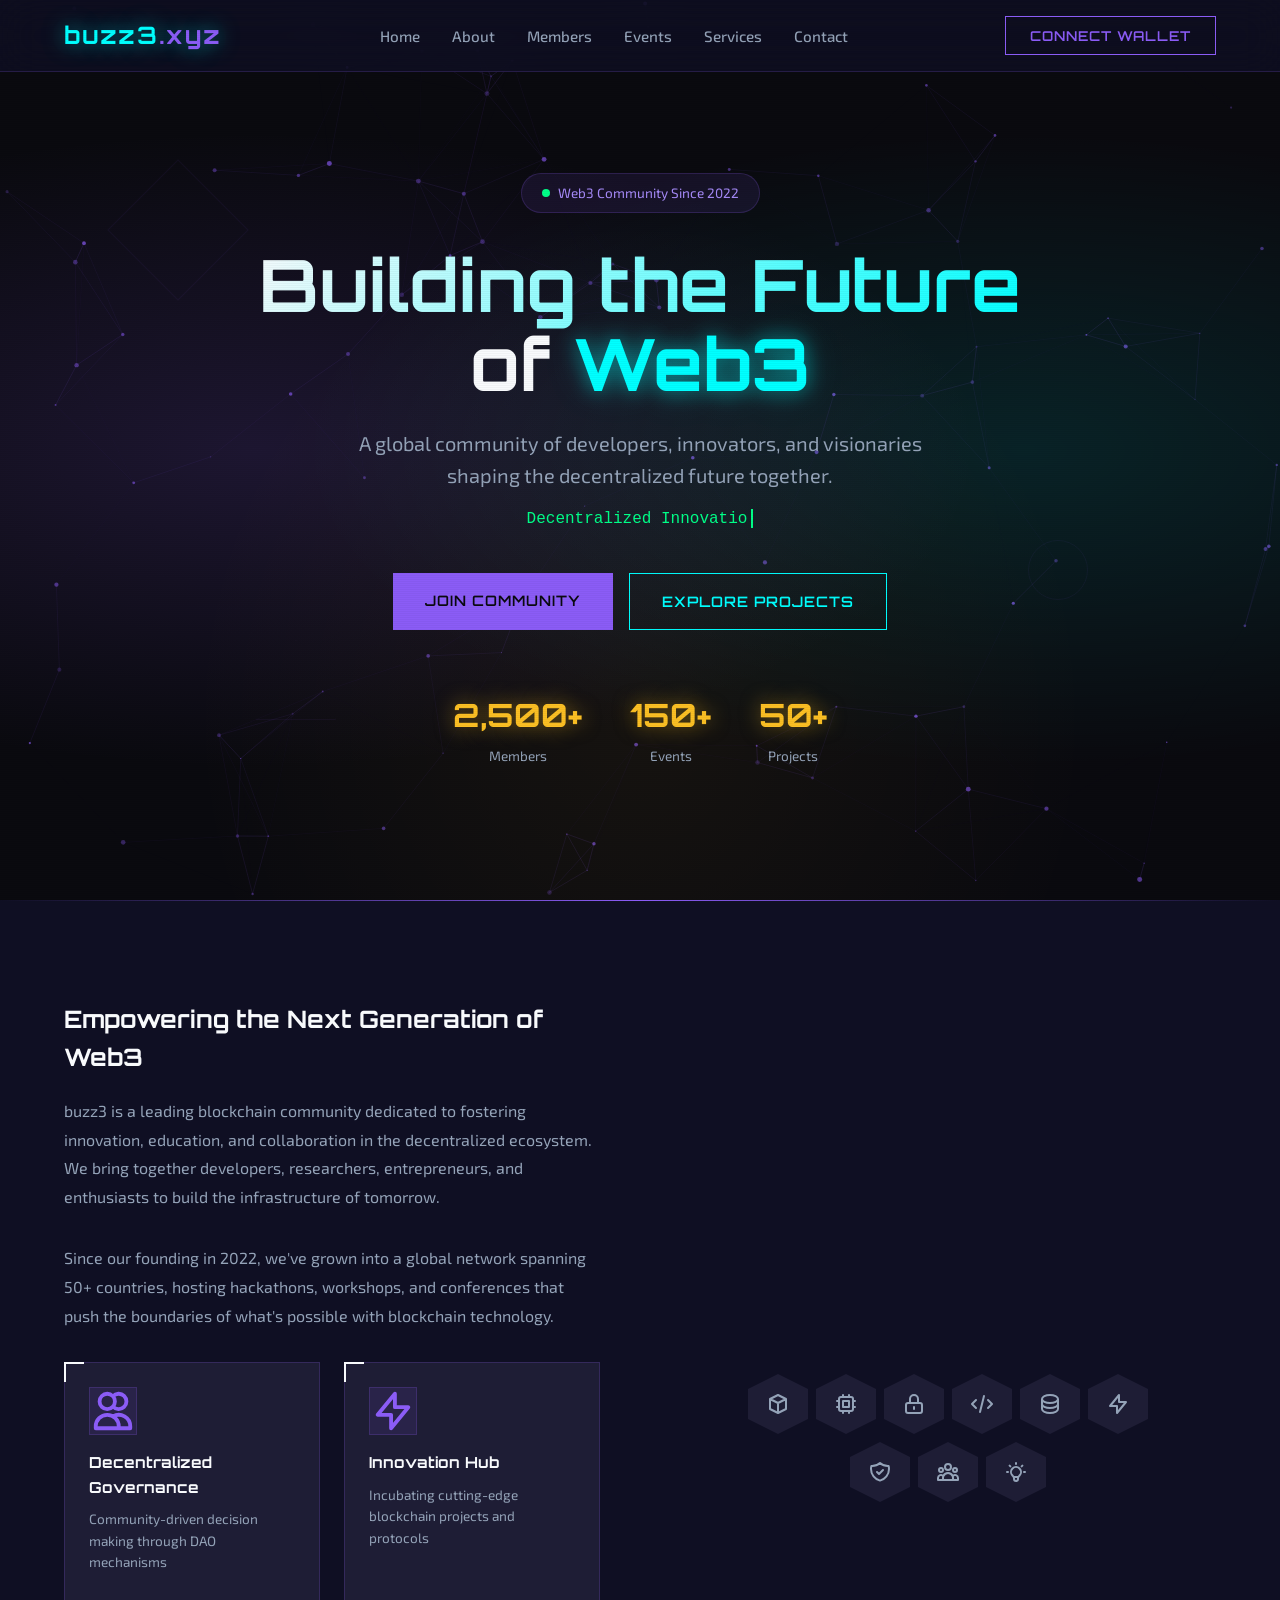
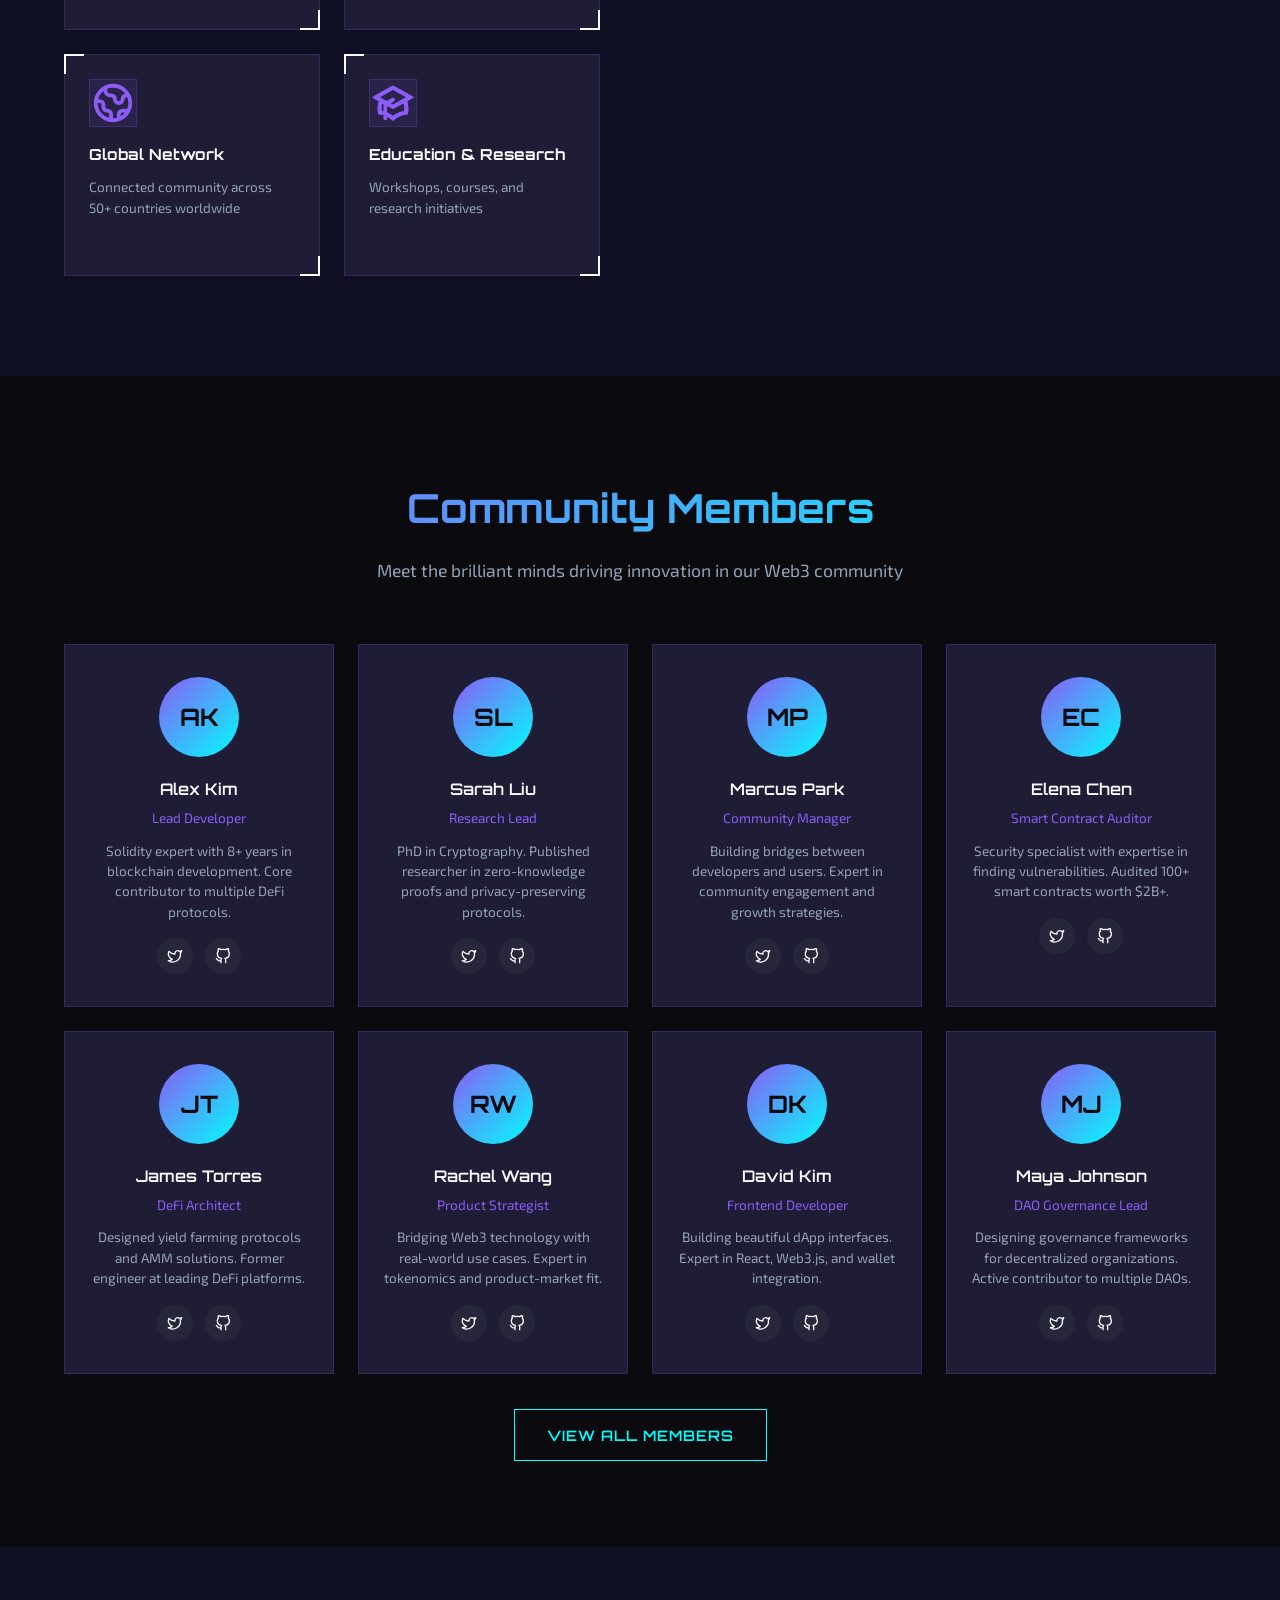
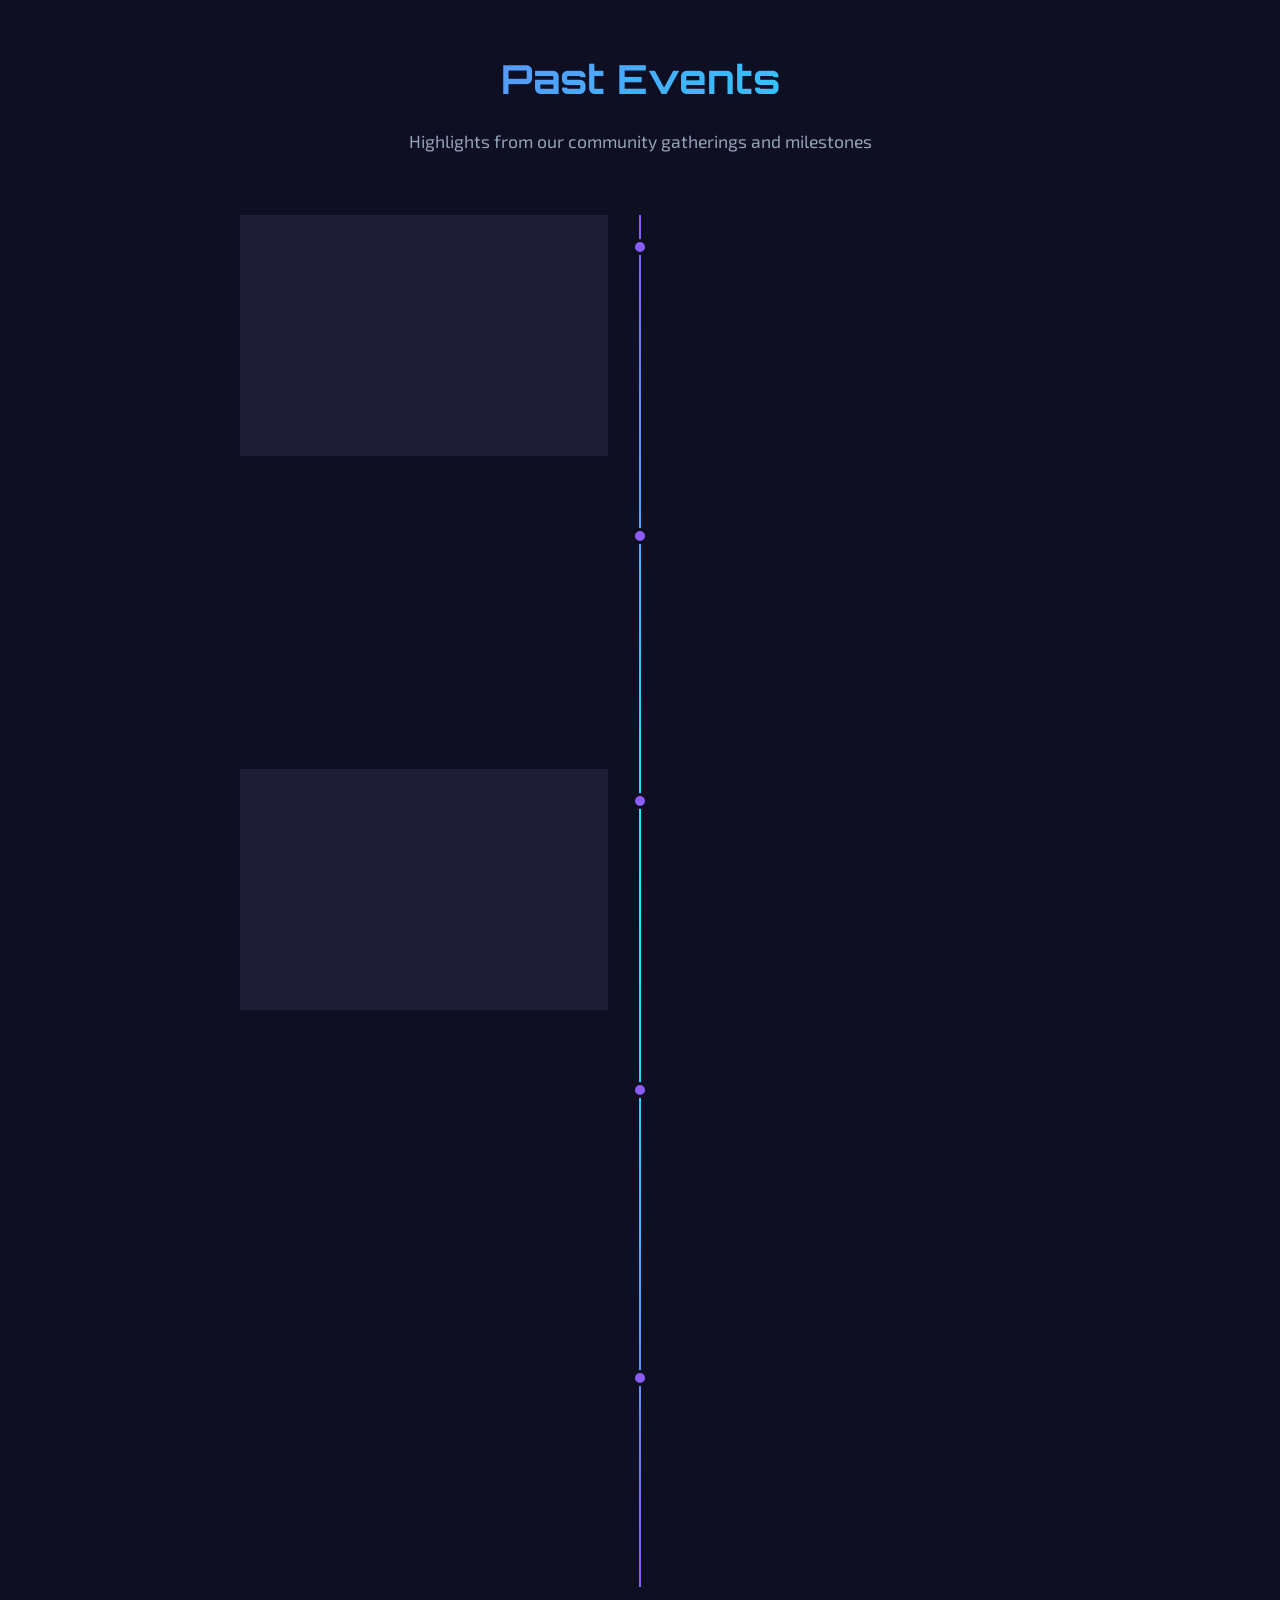
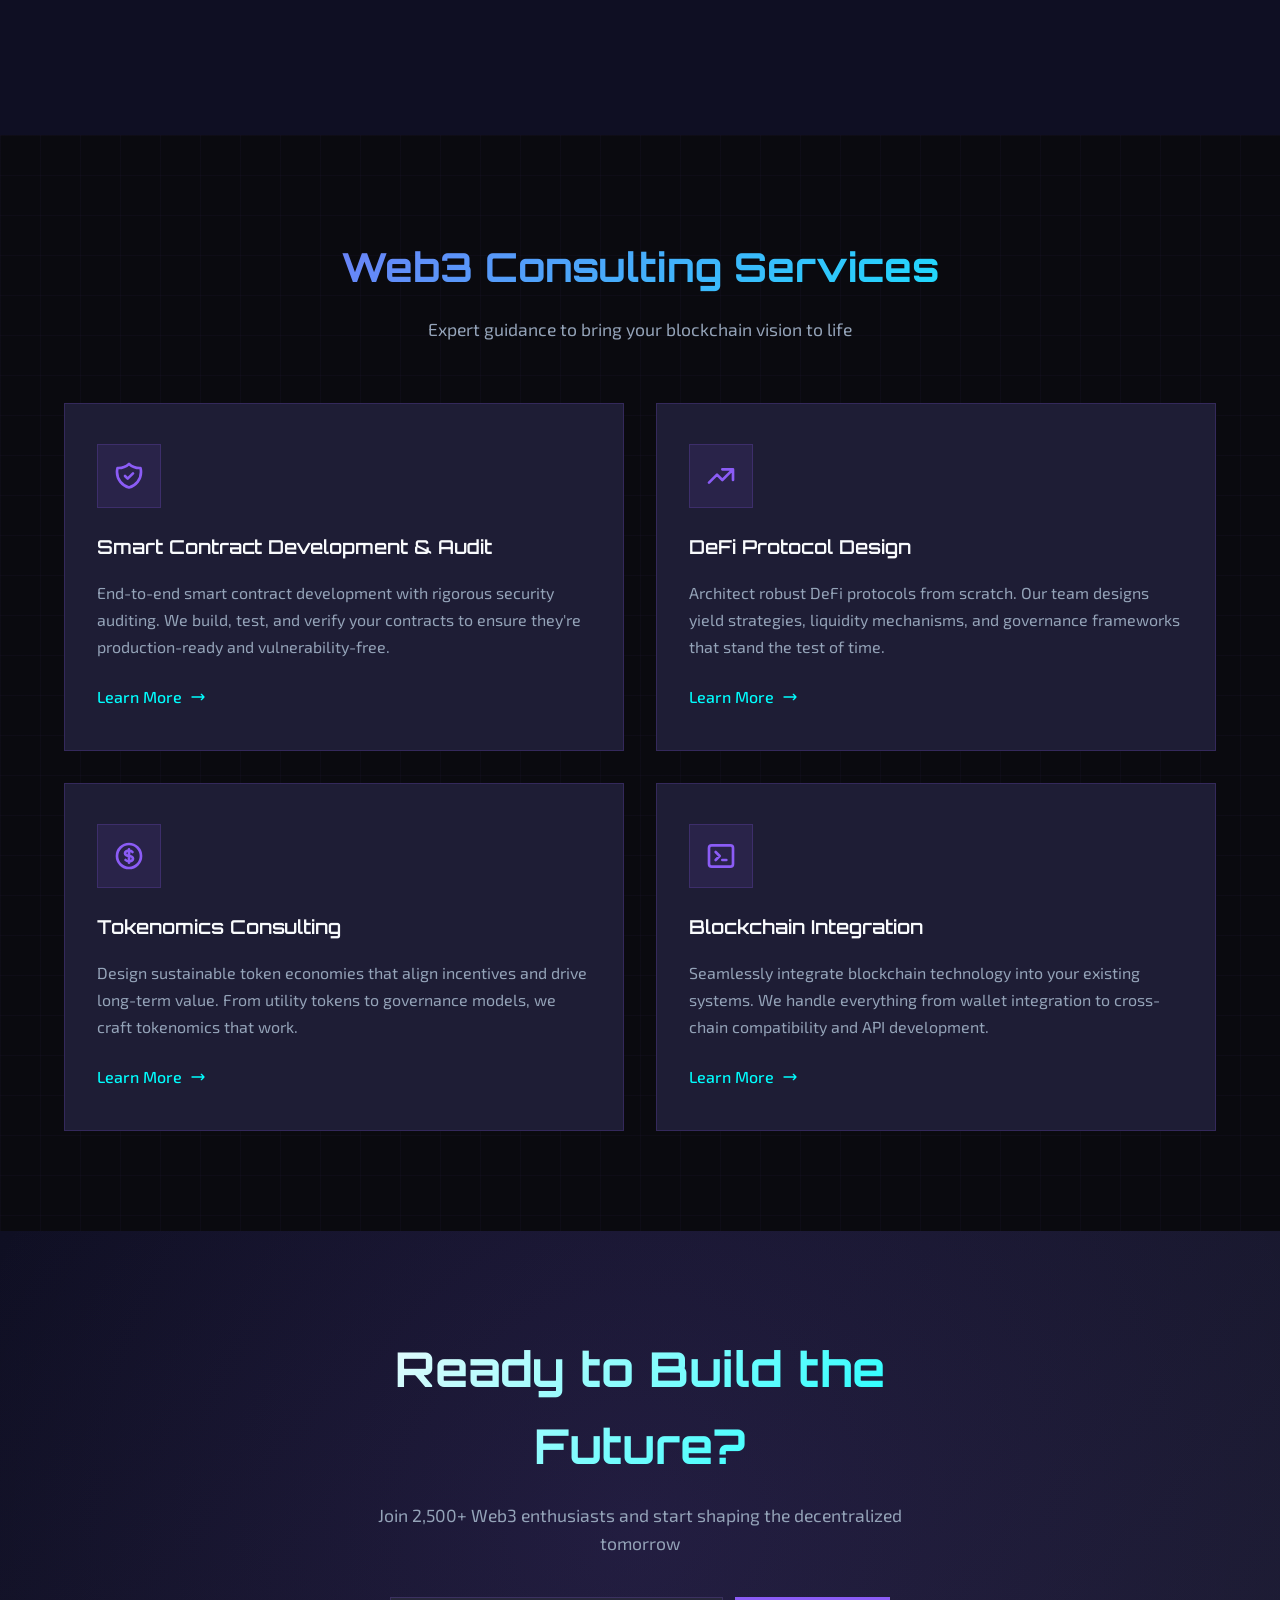
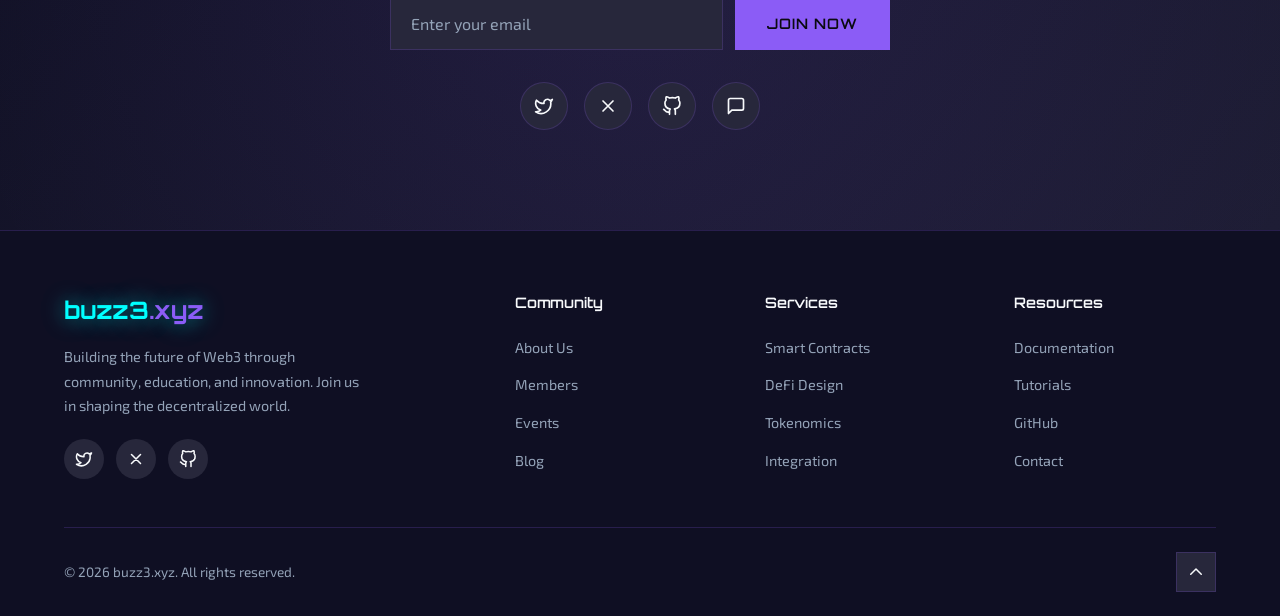
<file: .bak/index.html>
<!DOCTYPE html>
<html lang="en">
<head>
  <meta charset="UTF-8">
  <meta name="viewport" content="width=device-width, initial-scale=1.0">
  <title>buzz3 | Web3 Blockchain Community</title>
  <meta name="description" content="buzz3 - Building the Future of Web3. A global blockchain community for developers, innovators, and Web3 enthusiasts.">
  <link rel="preconnect" href="https://fonts.googleapis.com">
  <link rel="preconnect" href="https://fonts.gstatic.com" crossorigin>
  <link href="https://fonts.googleapis.com/css2?family=Exo+2:wght@300;400;500;600;700&family=Orbitron:wght@400;500;600;700&display=swap" rel="stylesheet">
  <style>
    /* ===== CSS CUSTOM PROPERTIES ===== */
    :root {
      --bg-deep: #0A0A0F;
      --bg-primary: #0F0F23;
      --bg-card: #1E1D35;
      --bg-muted: #27273B;
      --bg-elevated: #12121A;
      --color-primary: #8B5CF6;
      --color-secondary: #A78BFA;
      --color-accent: #FBBF24;
      --color-neon-cyan: #00FFFF;
      --color-neon-green: #00FF88;
      --color-neon-pink: #FF00FF;
      --color-border: #4C1D95;
      --color-border-subtle: rgba(139, 92, 246, 0.2);
      --color-foreground: #F8FAFC;
      --color-muted-fg: #94A3B8;
      --color-destructive: #EF4444;
      --font-heading: 'Orbitron', monospace;
      --font-body: 'Exo 2', sans-serif;
      --transition-fast: 150ms ease;
      --transition-normal: 250ms ease;
      --transition-slow: 400ms ease;
      --glow-primary: 0 0 20px rgba(139, 92, 246, 0.5), 0 0 40px rgba(139, 92, 246, 0.2);
      --glow-cyan: 0 0 20px rgba(0, 255, 255, 0.5), 0 0 40px rgba(0, 255, 255, 0.2);
      --glow-green: 0 0 20px rgba(0, 255, 136, 0.5);
      --glow-accent: 0 0 20px rgba(251, 191, 36, 0.5);
    }

    /* ===== RESET & BASE ===== */
    *, *::before, *::after {
      margin: 0;
      padding: 0;
      box-sizing: border-box;
    }

    html {
      scroll-behavior: smooth;
      scroll-padding-top: 80px;
    }

    body {
      font-family: var(--font-body);
      background: var(--bg-deep);
      color: var(--color-foreground);
      line-height: 1.6;
      overflow-x: hidden;
      -webkit-font-smoothing: antialiased;
    }

    a {
      color: inherit;
      text-decoration: none;
      cursor: pointer;
    }

    button {
      cursor: pointer;
      border: none;
      background: none;
      font-family: inherit;
      color: inherit;
    }

    img {
      max-width: 100%;
      display: block;
    }

    /* ===== UTILITY CLASSES ===== */
    .container {
      max-width: 1200px;
      margin: 0 auto;
      padding: 0 24px;
    }

    .section {
      padding: 100px 0;
      position: relative;
    }

    .section-title {
      font-family: var(--font-heading);
      font-size: clamp(1.8rem, 4vw, 2.5rem);
      font-weight: 700;
      text-align: center;
      margin-bottom: 16px;
      background: linear-gradient(135deg, var(--color-primary), var(--color-neon-cyan));
      -webkit-background-clip: text;
      -webkit-text-fill-color: transparent;
      background-clip: text;
    }

    .section-subtitle {
      text-align: center;
      color: var(--color-muted-fg);
      font-size: 1.1rem;
      max-width: 600px;
      margin: 0 auto 60px;
    }

    .grid-2 {
      display: grid;
      grid-template-columns: repeat(2, 1fr);
      gap: 32px;
    }

    .grid-3 {
      display: grid;
      grid-template-columns: repeat(3, 1fr);
      gap: 32px;
    }

    .grid-4 {
      display: grid;
      grid-template-columns: repeat(4, 1fr);
      gap: 24px;
    }

    /* ===== ANIMATIONS ===== */
    @keyframes glitch {
      0%, 100% { transform: translate(0); }
      20% { transform: translate(-2px, 2px); }
      40% { transform: translate(-2px, -2px); }
      60% { transform: translate(2px, 2px); }
      80% { transform: translate(2px, -2px); }
    }

    @keyframes glitchText {
      0%, 100% { clip-path: inset(0 0 0 0); transform: translate(0); }
      10% { clip-path: inset(20% 0 60% 0); transform: translate(-3px, 0); }
      20% { clip-path: inset(60% 0 10% 0); transform: translate(3px, 0); }
      30% { clip-path: inset(40% 0 40% 0); transform: translate(-2px, 0); }
      40% { clip-path: inset(80% 0 5% 0); transform: translate(2px, 0); }
      50% { clip-path: inset(10% 0 70% 0); transform: translate(-1px, 0); }
    }

    @keyframes neonPulse {
      0%, 100% { opacity: 1; }
      50% { opacity: 0.7; }
    }

    @keyframes float {
      0%, 100% { transform: translateY(0); }
      50% { transform: translateY(-20px); }
    }

    @keyframes fadeInUp {
      from {
        opacity: 0;
        transform: translateY(40px);
      }
      to {
        opacity: 1;
        transform: translateY(0);
      }
    }

    @keyframes slideInLeft {
      from {
        opacity: 0;
        transform: translateX(-60px);
      }
      to {
        opacity: 1;
        transform: translateX(0);
      }
    }

    @keyframes slideInRight {
      from {
        opacity: 0;
        transform: translateX(60px);
      }
      to {
        opacity: 1;
        transform: translateX(0);
      }
    }

    @keyframes typing {
      from { width: 0; }
      to { width: 100%; }
    }

    @keyframes blink {
      0%, 100% { border-color: var(--color-neon-cyan); }
      50% { border-color: transparent; }
    }

    @keyframes borderGlow {
      0%, 100% { border-color: var(--color-primary); box-shadow: var(--glow-primary); }
      50% { border-color: var(--color-neon-cyan); box-shadow: var(--glow-cyan); }
    }

    @keyframes timelinePulse {
      0%, 100% { box-shadow: 0 0 0 0 rgba(139, 92, 246, 0.4); }
      50% { box-shadow: 0 0 0 10px rgba(139, 92, 246, 0); }
    }

    @keyframes scanline {
      0% { transform: translateY(-100%); }
      100% { transform: translateY(100vh); }
    }

    .animate-on-scroll {
      opacity: 0;
      transform: translateY(40px);
      transition: opacity 0.6s ease, transform 0.6s ease;
    }

    .animate-on-scroll.animated {
      opacity: 1;
      transform: translateY(0);
    }

    .animate-on-scroll.delay-1 { transition-delay: 0.1s; }
    .animate-on-scroll.delay-2 { transition-delay: 0.2s; }
    .animate-on-scroll.delay-3 { transition-delay: 0.3s; }
    .animate-on-scroll.delay-4 { transition-delay: 0.4s; }

    /* ===== SCANLINE OVERLAY ===== */
    .scanline-overlay {
      position: fixed;
      top: 0;
      left: 0;
      width: 100%;
      height: 100%;
      pointer-events: none;
      z-index: 9999;
      background: repeating-linear-gradient(
        0deg,
        rgba(0, 0, 0, 0.03) 0px,
        rgba(0, 0, 0, 0.03) 1px,
        transparent 1px,
        transparent 2px
      );
    }

    /* ===== NAVIGATION ===== */
    .navbar {
      position: fixed;
      top: 0;
      left: 0;
      right: 0;
      z-index: 1000;
      padding: 16px 0;
      background: rgba(15, 15, 35, 0.8);
      backdrop-filter: blur(20px);
      -webkit-backdrop-filter: blur(20px);
      border-bottom: 1px solid var(--color-border-subtle);
      transition: all var(--transition-normal);
    }

    .navbar.scrolled {
      padding: 12px 0;
      background: rgba(10, 10, 15, 0.95);
    }

    .navbar .container {
      display: flex;
      align-items: center;
      justify-content: space-between;
    }

    .nav-logo {
      font-family: var(--font-heading);
      font-size: 1.5rem;
      font-weight: 700;
      color: var(--color-neon-cyan);
      text-shadow: var(--glow-cyan);
      letter-spacing: 2px;
    }

    .nav-logo span {
      color: var(--color-primary);
    }

    .nav-links {
      display: flex;
      align-items: center;
      gap: 32px;
      list-style: none;
    }

    .nav-links a {
      font-weight: 500;
      font-size: 0.95rem;
      color: var(--color-muted-fg);
      transition: color var(--transition-fast);
      position: relative;
    }

    .nav-links a::after {
      content: '';
      position: absolute;
      bottom: -4px;
      left: 0;
      width: 0;
      height: 2px;
      background: var(--color-neon-cyan);
      box-shadow: var(--glow-cyan);
      transition: width var(--transition-normal);
    }

    .nav-links a:hover {
      color: var(--color-foreground);
    }

    .nav-links a:hover::after {
      width: 100%;
    }

    .btn-connect {
      padding: 10px 24px;
      border: 1px solid var(--color-primary);
      background: transparent;
      color: var(--color-primary);
      font-family: var(--font-heading);
      font-size: 0.85rem;
      font-weight: 600;
      letter-spacing: 1px;
      text-transform: uppercase;
      transition: all var(--transition-normal);
      position: relative;
      overflow: hidden;
    }

    .btn-connect::before {
      content: '';
      position: absolute;
      top: 0;
      left: -100%;
      width: 100%;
      height: 100%;
      background: linear-gradient(90deg, transparent, rgba(139, 92, 246, 0.2), transparent);
      transition: left 0.5s ease;
    }

    .btn-connect:hover {
      background: var(--color-primary);
      color: var(--bg-deep);
      box-shadow: var(--glow-primary);
    }

    .btn-connect:hover::before {
      left: 100%;
    }

    .hamburger {
      display: none;
      flex-direction: column;
      gap: 5px;
      padding: 8px;
      cursor: pointer;
    }

    .hamburger span {
      width: 24px;
      height: 2px;
      background: var(--color-foreground);
      transition: all var(--transition-normal);
    }

    .hamburger.active span:nth-child(1) {
      transform: rotate(45deg) translate(5px, 5px);
    }

    .hamburger.active span:nth-child(2) {
      opacity: 0;
    }

    .hamburger.active span:nth-child(3) {
      transform: rotate(-45deg) translate(5px, -5px);
    }

    /* ===== HERO SECTION ===== */
    .hero {
      min-height: 100vh;
      display: flex;
      align-items: center;
      position: relative;
      overflow: hidden;
    }

    #particles-canvas {
      position: absolute;
      top: 0;
      left: 0;
      width: 100%;
      height: 100%;
      z-index: 0;
    }

    .hero-bg-gradient {
      position: absolute;
      top: 0;
      left: 0;
      width: 100%;
      height: 100%;
      background: 
        radial-gradient(ellipse at 20% 50%, rgba(139, 92, 246, 0.15) 0%, transparent 50%),
        radial-gradient(ellipse at 80% 50%, rgba(0, 255, 255, 0.1) 0%, transparent 50%),
        radial-gradient(ellipse at 50% 80%, rgba(251, 191, 36, 0.05) 0%, transparent 50%);
      z-index: 1;
    }

    .hero-content {
      position: relative;
      z-index: 2;
      text-align: center;
      max-width: 900px;
      margin: 0 auto;
      padding: 120px 24px 80px;
    }

    .hero-badge {
      display: inline-flex;
      align-items: center;
      gap: 8px;
      padding: 8px 20px;
      background: rgba(139, 92, 246, 0.1);
      border: 1px solid var(--color-border-subtle);
      border-radius: 100px;
      font-size: 0.85rem;
      color: var(--color-secondary);
      margin-bottom: 32px;
      animation: fadeInUp 0.8s ease;
    }

    .hero-badge-dot {
      width: 8px;
      height: 8px;
      background: var(--color-neon-green);
      border-radius: 50%;
      animation: neonPulse 2s ease infinite;
    }

    .hero-title {
      font-family: var(--font-heading);
      font-size: clamp(2.5rem, 7vw, 4.5rem);
      font-weight: 700;
      line-height: 1.1;
      margin-bottom: 24px;
      animation: fadeInUp 0.8s ease 0.2s both;
    }

    .hero-title .glitch-wrapper {
      position: relative;
      display: inline-block;
    }

    .hero-title .glitch-text {
      position: relative;
      background: linear-gradient(135deg, var(--color-foreground), var(--color-neon-cyan));
      -webkit-background-clip: text;
      -webkit-text-fill-color: transparent;
      background-clip: text;
    }

    .hero-title .glitch-text::before,
    .hero-title .glitch-text::after {
      content: attr(data-text);
      position: absolute;
      top: 0;
      left: 0;
      width: 100%;
      height: 100%;
      background: linear-gradient(135deg, var(--color-primary), var(--color-neon-pink));
      -webkit-background-clip: text;
      -webkit-text-fill-color: transparent;
      background-clip: text;
      opacity: 0;
    }

    .hero-title .glitch-text:hover::before {
      animation: glitchText 0.3s ease infinite;
      opacity: 0.8;
    }

    .hero-title .glitch-text:hover::after {
      animation: glitchText 0.3s ease 0.05s infinite reverse;
      opacity: 0.8;
    }

    .hero-title .highlight {
      color: var(--color-neon-cyan);
      -webkit-text-fill-color: var(--color-neon-cyan);
      text-shadow: var(--glow-cyan);
    }

    .hero-subtitle {
      font-size: clamp(1rem, 2.5vw, 1.25rem);
      color: var(--color-muted-fg);
      max-width: 600px;
      margin: 0 auto 16px;
      animation: fadeInUp 0.8s ease 0.4s both;
    }

    .hero-typing {
      font-family: 'Courier New', monospace;
      font-size: 1rem;
      color: var(--color-neon-green);
      margin-bottom: 40px;
      animation: fadeInUp 0.8s ease 0.5s both;
    }

    .hero-typing .cursor {
      display: inline-block;
      width: 2px;
      height: 1.2em;
      background: var(--color-neon-green);
      margin-left: 4px;
      animation: blink 1s step-end infinite;
      vertical-align: text-bottom;
    }

    .hero-buttons {
      display: flex;
      gap: 16px;
      justify-content: center;
      flex-wrap: wrap;
      margin-bottom: 60px;
      animation: fadeInUp 0.8s ease 0.6s both;
    }

    .btn-primary {
      padding: 16px 32px;
      background: var(--color-primary);
      color: var(--bg-deep);
      font-family: var(--font-heading);
      font-size: 0.9rem;
      font-weight: 600;
      letter-spacing: 1px;
      text-transform: uppercase;
      transition: all var(--transition-normal);
      position: relative;
      overflow: hidden;
    }

    .btn-primary::before {
      content: '';
      position: absolute;
      top: 50%;
      left: 50%;
      width: 0;
      height: 0;
      background: rgba(255, 255, 255, 0.2);
      border-radius: 50%;
      transform: translate(-50%, -50%);
      transition: width 0.6s ease, height 0.6s ease;
    }

    .btn-primary:hover {
      transform: translateY(-2px);
      box-shadow: var(--glow-primary);
    }

    .btn-primary:hover::before {
      width: 300px;
      height: 300px;
    }

    .btn-outline {
      padding: 16px 32px;
      background: transparent;
      color: var(--color-neon-cyan);
      border: 1px solid var(--color-neon-cyan);
      font-family: var(--font-heading);
      font-size: 0.9rem;
      font-weight: 600;
      letter-spacing: 1px;
      text-transform: uppercase;
      transition: all var(--transition-normal);
    }

    .btn-outline:hover {
      background: rgba(0, 255, 255, 0.1);
      transform: translateY(-2px);
      box-shadow: var(--glow-cyan);
    }

    .hero-stats {
      display: flex;
      justify-content: center;
      gap: 48px;
      flex-wrap: wrap;
      animation: fadeInUp 0.8s ease 0.8s both;
    }

    .stat-item {
      text-align: center;
    }

    .stat-number {
      font-family: var(--font-heading);
      font-size: 2rem;
      font-weight: 700;
      color: var(--color-accent);
      text-shadow: var(--glow-accent);
    }

    .stat-label {
      font-size: 0.85rem;
      color: var(--color-muted-fg);
      margin-top: 4px;
    }

    /* ===== FLOATING SHAPES ===== */
    .floating-shapes {
      position: absolute;
      top: 0;
      left: 0;
      width: 100%;
      height: 100%;
      pointer-events: none;
      z-index: 1;
    }

    .shape {
      position: absolute;
      border: 1px solid var(--color-border-subtle);
      opacity: 0.3;
    }

    .shape-1 {
      width: 100px;
      height: 100px;
      top: 20%;
      left: 10%;
      transform: rotate(45deg);
      animation: float 6s ease-in-out infinite;
    }

    .shape-2 {
      width: 60px;
      height: 60px;
      top: 60%;
      right: 15%;
      border-radius: 50%;
      animation: float 8s ease-in-out infinite 1s;
    }

    .shape-3 {
      width: 80px;
      height: 80px;
      bottom: 20%;
      left: 20%;
      clip-path: polygon(50% 0%, 0% 100%, 100% 100%);
      animation: float 7s ease-in-out infinite 2s;
    }

    /* ===== ABOUT SECTION ===== */
    .about {
      background: var(--bg-primary);
      position: relative;
    }

    .about::before {
      content: '';
      position: absolute;
      top: 0;
      left: 0;
      right: 0;
      height: 1px;
      background: linear-gradient(90deg, transparent, var(--color-primary), transparent);
    }

    .about-grid {
      display: grid;
      grid-template-columns: 1fr 1fr;
      gap: 80px;
      align-items: center;
    }

    .about-content h3 {
      font-family: var(--font-heading);
      font-size: 1.5rem;
      margin-bottom: 20px;
      color: var(--color-foreground);
    }

    .about-content p {
      color: var(--color-muted-fg);
      margin-bottom: 32px;
      line-height: 1.8;
    }

    .features-grid {
      display: grid;
      grid-template-columns: repeat(2, 1fr);
      gap: 24px;
    }

    .feature-card {
      padding: 24px;
      background: var(--bg-card);
      border: 1px solid var(--color-border-subtle);
      transition: all var(--transition-normal);
      position: relative;
    }

    .feature-card::before,
    .feature-card::after {
      content: '';
      position: absolute;
      width: 20px;
      height: 20px;
      border-color: var(--color-primary);
      transition: all var(--transition-normal);
    }

    .feature-card::before {
      top: -1px;
      left: -1px;
      border-top: 2px solid;
      border-left: 2px solid;
    }

    .feature-card::after {
      bottom: -1px;
      right: -1px;
      border-bottom: 2px solid;
      border-right: 2px solid;
    }

    .feature-card:hover {
      transform: translateY(-4px);
      border-color: var(--color-primary);
      box-shadow: var(--glow-primary);
    }

    .feature-card:hover::before,
    .feature-card:hover::after {
      width: 30px;
      height: 30px;
      border-color: var(--color-neon-cyan);
    }

    .feature-icon {
      width: 48px;
      height: 48px;
      display: flex;
      align-items: center;
      justify-content: center;
      background: rgba(139, 92, 246, 0.1);
      border: 1px solid var(--color-border-subtle);
      margin-bottom: 16px;
      color: var(--color-primary);
    }

    .feature-card h4 {
      font-family: var(--font-heading);
      font-size: 0.95rem;
      margin-bottom: 8px;
      color: var(--color-foreground);
    }

    .feature-card p {
      font-size: 0.85rem;
      color: var(--color-muted-fg);
      line-height: 1.6;
    }

    .about-visual {
      position: relative;
      display: flex;
      align-items: center;
      justify-content: center;
    }

    .hex-grid {
      display: flex;
      flex-wrap: wrap;
      gap: 8px;
      max-width: 400px;
      justify-content: center;
    }

    .hex-item {
      width: 60px;
      height: 60px;
      background: var(--bg-card);
      clip-path: polygon(50% 0%, 100% 25%, 100% 75%, 50% 100%, 0% 75%, 0% 25%);
      display: flex;
      align-items: center;
      justify-content: center;
      transition: all var(--transition-normal);
      cursor: default;
    }

    .hex-item:hover {
      background: var(--color-primary);
      transform: scale(1.1);
    }

    .hex-item svg {
      width: 24px;
      height: 24px;
      color: var(--color-muted-fg);
    }

    .hex-item:hover svg {
      color: var(--bg-deep);
    }

    /* ===== MEMBERS SECTION ===== */
    .members {
      background: var(--bg-deep);
    }

    .members-grid {
      display: grid;
      grid-template-columns: repeat(4, 1fr);
      gap: 24px;
    }

    .member-card {
      background: var(--bg-card);
      border: 1px solid var(--color-border-subtle);
      padding: 32px 24px;
      text-align: center;
      transition: all var(--transition-normal);
      position: relative;
    }

    .member-card::before,
    .member-card::after {
      content: '';
      position: absolute;
      width: 20px;
      height: 20px;
      transition: all var(--transition-normal);
    }

    .member-card::before {
      top: -1px;
      left: -1px;
      border-top: 2px solid transparent;
      border-left: 2px solid transparent;
    }

    .member-card::after {
      bottom: -1px;
      right: -1px;
      border-bottom: 2px solid transparent;
      border-right: 2px solid transparent;
    }

    .member-card:hover {
      transform: translateY(-8px);
      border-color: var(--color-primary);
      box-shadow: var(--glow-primary);
    }

    .member-card:hover::before {
      border-top-color: var(--color-neon-cyan);
      border-left-color: var(--color-neon-cyan);
      width: 30px;
      height: 30px;
    }

    .member-card:hover::after {
      border-bottom-color: var(--color-neon-cyan);
      border-right-color: var(--color-neon-cyan);
      width: 30px;
      height: 30px;
    }

    .member-avatar {
      width: 80px;
      height: 80px;
      margin: 0 auto 20px;
      background: linear-gradient(135deg, var(--color-primary), var(--color-neon-cyan));
      border-radius: 50%;
      display: flex;
      align-items: center;
      justify-content: center;
      font-family: var(--font-heading);
      font-size: 1.5rem;
      font-weight: 700;
      color: var(--bg-deep);
    }

    .member-name {
      font-family: var(--font-heading);
      font-size: 1rem;
      font-weight: 600;
      margin-bottom: 4px;
      color: var(--color-foreground);
    }

    .member-role {
      font-size: 0.85rem;
      color: var(--color-primary);
      margin-bottom: 12px;
    }

    .member-bio {
      font-size: 0.85rem;
      color: var(--color-muted-fg);
      margin-bottom: 16px;
      line-height: 1.5;
    }

    .member-socials {
      display: flex;
      justify-content: center;
      gap: 12px;
    }

    .social-link {
      width: 36px;
      height: 36px;
      display: flex;
      align-items: center;
      justify-content: center;
      background: var(--bg-muted);
      border-radius: 50%;
      transition: all var(--transition-normal);
    }

    .social-link:hover {
      background: var(--color-primary);
      transform: translateY(-2px);
    }

    .social-link svg {
      width: 16px;
      height: 16px;
    }

    .members-cta {
      text-align: center;
      margin-top: 48px;
    }

    /* ===== EVENTS SECTION ===== */
    .events {
      background: var(--bg-primary);
      position: relative;
    }

    .timeline {
      position: relative;
      max-width: 800px;
      margin: 0 auto;
    }

    .timeline::before {
      content: '';
      position: absolute;
      left: 50%;
      top: 0;
      bottom: 0;
      width: 2px;
      background: linear-gradient(to bottom, var(--color-primary), var(--color-neon-cyan), var(--color-primary));
      transform: translateX(-50%);
    }

    .timeline-item {
      position: relative;
      margin-bottom: 48px;
      display: flex;
      align-items: flex-start;
    }

    .timeline-item:nth-child(odd) {
      flex-direction: row;
      padding-right: calc(50% + 32px);
      text-align: right;
    }

    .timeline-item:nth-child(even) {
      flex-direction: row-reverse;
      padding-left: calc(50% + 32px);
      text-align: left;
    }

    .timeline-dot {
      position: absolute;
      left: 50%;
      top: 24px;
      width: 16px;
      height: 16px;
      background: var(--color-primary);
      border: 3px solid var(--bg-primary);
      border-radius: 50%;
      transform: translateX(-50%);
      z-index: 2;
      animation: timelinePulse 2s ease infinite;
    }

    .timeline-content {
      background: var(--bg-card);
      border: 1px solid var(--color-border-subtle);
      padding: 24px;
      position: relative;
      backdrop-filter: blur(10px);
      transition: all var(--transition-normal);
    }

    .timeline-content:hover {
      border-color: var(--color-primary);
      box-shadow: var(--glow-primary);
      transform: translateY(-4px);
    }

    .timeline-date {
      font-family: var(--font-heading);
      font-size: 0.85rem;
      color: var(--color-neon-cyan);
      margin-bottom: 8px;
    }

    .timeline-title {
      font-family: var(--font-heading);
      font-size: 1.1rem;
      font-weight: 600;
      margin-bottom: 8px;
      color: var(--color-foreground);
    }

    .timeline-desc {
      font-size: 0.9rem;
      color: var(--color-muted-fg);
      margin-bottom: 12px;
      line-height: 1.6;
    }

    .timeline-meta {
      display: flex;
      gap: 16px;
      font-size: 0.8rem;
      color: var(--color-muted-fg);
      justify-content: inherit;
    }

    .timeline-meta span {
      display: flex;
      align-items: center;
      gap: 6px;
    }

    .timeline-meta svg {
      width: 14px;
      height: 14px;
      color: var(--color-primary);
    }

    /* ===== SERVICES SECTION ===== */
    .services {
      background: var(--bg-deep);
      position: relative;
    }

    .services::before {
      content: '';
      position: absolute;
      top: 0;
      left: 0;
      right: 0;
      bottom: 0;
      background: 
        linear-gradient(rgba(139, 92, 246, 0.03) 1px, transparent 1px),
        linear-gradient(90deg, rgba(139, 92, 246, 0.03) 1px, transparent 1px);
      background-size: 40px 40px;
      pointer-events: none;
    }

    .services-grid {
      display: grid;
      grid-template-columns: repeat(2, 1fr);
      gap: 32px;
      position: relative;
      z-index: 1;
    }

    .service-card {
      background: var(--bg-card);
      border: 1px solid var(--color-border-subtle);
      padding: 40px 32px;
      transition: all var(--transition-normal);
      position: relative;
      overflow: hidden;
    }

    .service-card::before {
      content: '';
      position: absolute;
      top: 0;
      left: 0;
      right: 0;
      height: 3px;
      background: linear-gradient(90deg, var(--color-primary), var(--color-neon-cyan));
      transform: scaleX(0);
      transform-origin: left;
      transition: transform var(--transition-normal);
    }

    .service-card:hover {
      transform: translateY(-8px);
      border-color: var(--color-primary);
      box-shadow: var(--glow-primary);
    }

    .service-card:hover::before {
      transform: scaleX(1);
    }

    .service-icon {
      width: 64px;
      height: 64px;
      display: flex;
      align-items: center;
      justify-content: center;
      background: rgba(139, 92, 246, 0.1);
      border: 1px solid var(--color-border-subtle);
      margin-bottom: 24px;
      color: var(--color-primary);
      transition: all var(--transition-normal);
    }

    .service-card:hover .service-icon {
      background: var(--color-primary);
      color: var(--bg-deep);
      border-color: var(--color-primary);
    }

    .service-icon svg {
      width: 32px;
      height: 32px;
    }

    .service-card h3 {
      font-family: var(--font-heading);
      font-size: 1.2rem;
      font-weight: 600;
      margin-bottom: 16px;
      color: var(--color-foreground);
    }

    .service-card p {
      color: var(--color-muted-fg);
      margin-bottom: 24px;
      line-height: 1.7;
    }

    .service-link {
      display: inline-flex;
      align-items: center;
      gap: 8px;
      color: var(--color-neon-cyan);
      font-weight: 500;
      transition: gap var(--transition-normal);
    }

    .service-link:hover {
      gap: 12px;
    }

    .service-link svg {
      width: 16px;
      height: 16px;
      transition: transform var(--transition-normal);
    }

    .service-link:hover svg {
      transform: translateX(4px);
    }

    /* ===== CTA SECTION ===== */
    .cta {
      background: linear-gradient(135deg, var(--bg-primary), var(--bg-card));
      position: relative;
      overflow: hidden;
    }

    .cta::before {
      content: '';
      position: absolute;
      top: -50%;
      left: -50%;
      width: 200%;
      height: 200%;
      background: radial-gradient(circle, rgba(139, 92, 246, 0.1) 0%, transparent 50%);
      animation: float 10s ease-in-out infinite;
    }

    .cta-content {
      position: relative;
      z-index: 1;
      text-align: center;
      max-width: 600px;
      margin: 0 auto;
    }

    .cta-title {
      font-family: var(--font-heading);
      font-size: clamp(2rem, 5vw, 3rem);
      font-weight: 700;
      margin-bottom: 16px;
      background: linear-gradient(135deg, var(--color-foreground), var(--color-neon-cyan));
      -webkit-background-clip: text;
      -webkit-text-fill-color: transparent;
      background-clip: text;
    }

    .cta-subtitle {
      color: var(--color-muted-fg);
      margin-bottom: 40px;
      font-size: 1.1rem;
    }

    .cta-form {
      display: flex;
      gap: 12px;
      max-width: 500px;
      margin: 0 auto 32px;
    }

    .cta-input {
      flex: 1;
      padding: 16px 20px;
      background: var(--bg-muted);
      border: 1px solid var(--color-border-subtle);
      color: var(--color-foreground);
      font-family: var(--font-body);
      font-size: 1rem;
      transition: all var(--transition-normal);
    }

    .cta-input:focus {
      outline: none;
      border-color: var(--color-primary);
      box-shadow: var(--glow-primary);
    }

    .cta-input::placeholder {
      color: var(--color-muted-fg);
    }

    .cta-socials {
      display: flex;
      justify-content: center;
      gap: 16px;
    }

    .cta-social-link {
      width: 48px;
      height: 48px;
      display: flex;
      align-items: center;
      justify-content: center;
      background: var(--bg-muted);
      border: 1px solid var(--color-border-subtle);
      border-radius: 50%;
      transition: all var(--transition-normal);
    }

    .cta-social-link:hover {
      background: var(--color-primary);
      border-color: var(--color-primary);
      transform: translateY(-4px);
      box-shadow: var(--glow-primary);
    }

    .cta-social-link svg {
      width: 20px;
      height: 20px;
    }

    /* ===== FOOTER ===== */
    .footer {
      background: var(--bg-primary);
      padding: 60px 0 24px;
      border-top: 1px solid var(--color-border-subtle);
    }

    .footer-grid {
      display: grid;
      grid-template-columns: 2fr 1fr 1fr 1fr;
      gap: 48px;
      margin-bottom: 48px;
    }

    .footer-brand {
      max-width: 300px;
    }

    .footer-logo {
      font-family: var(--font-heading);
      font-size: 1.5rem;
      font-weight: 700;
      color: var(--color-neon-cyan);
      text-shadow: var(--glow-cyan);
      margin-bottom: 16px;
      display: inline-block;
    }

    .footer-desc {
      color: var(--color-muted-fg);
      font-size: 0.9rem;
      line-height: 1.7;
      margin-bottom: 20px;
    }

    .footer-social {
      display: flex;
      gap: 12px;
    }

    .footer-social a {
      width: 40px;
      height: 40px;
      display: flex;
      align-items: center;
      justify-content: center;
      background: var(--bg-muted);
      border-radius: 50%;
      transition: all var(--transition-normal);
    }

    .footer-social a:hover {
      background: var(--color-primary);
      transform: translateY(-2px);
    }

    .footer-social a svg {
      width: 18px;
      height: 18px;
    }

    .footer-links h4 {
      font-family: var(--font-heading);
      font-size: 0.9rem;
      font-weight: 600;
      margin-bottom: 20px;
      color: var(--color-foreground);
    }

    .footer-links ul {
      list-style: none;
      display: flex;
      flex-direction: column;
      gap: 12px;
    }

    .footer-links a {
      color: var(--color-muted-fg);
      font-size: 0.9rem;
      transition: color var(--transition-fast);
    }

    .footer-links a:hover {
      color: var(--color-neon-cyan);
    }

    .footer-bottom {
      display: flex;
      align-items: center;
      justify-content: space-between;
      padding-top: 24px;
      border-top: 1px solid var(--color-border-subtle);
    }

    .footer-copyright {
      color: var(--color-muted-fg);
      font-size: 0.85rem;
    }

    .back-to-top {
      width: 40px;
      height: 40px;
      display: flex;
      align-items: center;
      justify-content: center;
      background: var(--bg-muted);
      border: 1px solid var(--color-border-subtle);
      transition: all var(--transition-normal);
    }

    .back-to-top:hover {
      background: var(--color-primary);
      border-color: var(--color-primary);
      transform: translateY(-2px);
    }

    .back-to-top svg {
      width: 18px;
      height: 18px;
    }

    /* ===== RESPONSIVE ===== */
    @media (max-width: 1024px) {
      .about-grid {
        grid-template-columns: 1fr;
        gap: 48px;
      }

      .members-grid {
        grid-template-columns: repeat(2, 1fr);
      }

      .services-grid {
        grid-template-columns: 1fr;
      }

      .footer-grid {
        grid-template-columns: repeat(2, 1fr);
      }
    }

    @media (max-width: 768px) {
      .nav-links {
        display: none;
        position: fixed;
        top: 0;
        left: 0;
        right: 0;
        bottom: 0;
        background: rgba(10, 10, 15, 0.98);
        flex-direction: column;
        justify-content: center;
        align-items: center;
        gap: 24px;
        z-index: 999;
      }

      .nav-links.active {
        display: flex;
      }

      .nav-links a {
        font-size: 1.2rem;
      }

      .hamburger {
        display: flex;
        z-index: 1001;
      }

      .btn-connect {
        display: none;
      }

      .hero-title {
        font-size: clamp(2rem, 8vw, 3rem);
      }

      .hero-stats {
        gap: 24px;
      }

      .features-grid {
        grid-template-columns: 1fr;
      }

      .members-grid {
        grid-template-columns: 1fr;
      }

      .timeline::before {
        left: 20px;
      }

      .timeline-item:nth-child(odd),
      .timeline-item:nth-child(even) {
        flex-direction: row;
        padding-left: 56px;
        padding-right: 0;
        text-align: left;
      }

      .timeline-dot {
        left: 20px;
      }

      .cta-form {
        flex-direction: column;
      }

      .footer-grid {
        grid-template-columns: 1fr;
        gap: 32px;
      }

      .footer-bottom {
        flex-direction: column;
        gap: 16px;
        text-align: center;
      }
    }

    @media (max-width: 375px) {
      .container {
        padding: 0 16px;
      }

      .section {
        padding: 60px 0;
      }

      .hero-buttons {
        flex-direction: column;
        align-items: stretch;
      }

      .btn-primary,
      .btn-outline {
        text-align: center;
      }
    }

    /* ===== REDUCED MOTION ===== */
    @media (prefers-reduced-motion: reduce) {
      *,
      *::before,
      *::after {
        animation-duration: 0.01ms !important;
        animation-iteration-count: 1 !important;
        transition-duration: 0.01ms !important;
      }

      html {
        scroll-behavior: auto;
      }

      .animate-on-scroll {
        opacity: 1;
        transform: none;
      }
    }
  </style>
</head>
<body>
  <!-- Scanline Overlay -->
  <div class="scanline-overlay" aria-hidden="true"></div>

  <!-- Navigation -->
  <nav class="navbar" role="navigation" aria-label="Main navigation">
    <div class="container">
      <a href="#" class="nav-logo" aria-label="buzz3 Home">buzz3<span>.xyz</span></a>
      
      <ul class="nav-links" id="navLinks">
        <li><a href="#home">Home</a></li>
        <li><a href="#about">About</a></li>
        <li><a href="#members">Members</a></li>
        <li><a href="#events">Events</a></li>
        <li><a href="#services">Services</a></li>
        <li><a href="#contact">Contact</a></li>
      </ul>

      <button class="btn-connect" aria-label="Connect Wallet">Connect Wallet</button>
      
      <button class="hamburger" id="hamburger" aria-label="Toggle menu" aria-expanded="false">
        <span></span>
        <span></span>
        <span></span>
      </button>
    </div>
  </nav>

  <!-- Hero Section -->
  <section class="hero" id="home">
    <canvas id="particles-canvas" aria-hidden="true"></canvas>
    <div class="hero-bg-gradient" aria-hidden="true"></div>
    
    <div class="floating-shapes" aria-hidden="true">
      <div class="shape shape-1"></div>
      <div class="shape shape-2"></div>
      <div class="shape shape-3"></div>
    </div>

    <div class="hero-content">
      <div class="hero-badge">
        <span class="hero-badge-dot"></span>
        Web3 Community Since 2022
      </div>

      <h1 class="hero-title">
        <span class="glitch-wrapper">
          <span class="glitch-text" data-text="Building the Future">Building the Future</span>
        </span>
        <br>
        of <span class="highlight">Web3</span>
      </h1>

      <p class="hero-subtitle">
        A global community of developers, innovators, and visionaries shaping the decentralized future together.
      </p>

      <div class="hero-typing">
        <span id="typingText"></span><span class="cursor"></span>
      </div>

      <div class="hero-buttons">
        <a href="#contact" class="btn-primary">Join Community</a>
        <a href="#about" class="btn-outline">Explore Projects</a>
      </div>

      <div class="hero-stats">
        <div class="stat-item">
          <div class="stat-number" data-target="2500">0</div>
          <div class="stat-label">Members</div>
        </div>
        <div class="stat-item">
          <div class="stat-number" data-target="150">0</div>
          <div class="stat-label">Events</div>
        </div>
        <div class="stat-item">
          <div class="stat-number" data-target="50">0</div>
          <div class="stat-label">Projects</div>
        </div>
      </div>
    </div>
  </section>

  <!-- About Section -->
  <section class="about section" id="about">
    <div class="container">
      <div class="about-grid">
        <div class="about-content animate-on-scroll">
          <h3>Empowering the Next Generation of Web3</h3>
          <p>
            buzz3 is a leading blockchain community dedicated to fostering innovation, education, and collaboration in the decentralized ecosystem. We bring together developers, researchers, entrepreneurs, and enthusiasts to build the infrastructure of tomorrow.
          </p>
          <p>
            Since our founding in 2022, we've grown into a global network spanning 50+ countries, hosting hackathons, workshops, and conferences that push the boundaries of what's possible with blockchain technology.
          </p>

          <div class="features-grid">
            <div class="feature-card">
              <div class="feature-icon">
                <svg xmlns="http://www.w3.org/2000/svg" fill="none" viewBox="0 0 24 24" stroke="currentColor" stroke-width="2">
                  <path stroke-linecap="round" stroke-linejoin="round" d="M12 4.354a4 4 0 110 5.292M15 21H3v-1a6 6 0 0112 0v1zm0 0h6v-1a6 6 0 00-9-5.197M13 7a4 4 0 11-8 0 4 4 0 018 0z" />
                </svg>
              </div>
              <h4>Decentralized Governance</h4>
              <p>Community-driven decision making through DAO mechanisms</p>
            </div>

            <div class="feature-card">
              <div class="feature-icon">
                <svg xmlns="http://www.w3.org/2000/svg" fill="none" viewBox="0 0 24 24" stroke="currentColor" stroke-width="2">
                  <path stroke-linecap="round" stroke-linejoin="round" d="M13 10V3L4 14h7v7l9-11h-7z" />
                </svg>
              </div>
              <h4>Innovation Hub</h4>
              <p>Incubating cutting-edge blockchain projects and protocols</p>
            </div>

            <div class="feature-card">
              <div class="feature-icon">
                <svg xmlns="http://www.w3.org/2000/svg" fill="none" viewBox="0 0 24 24" stroke="currentColor" stroke-width="2">
                  <path stroke-linecap="round" stroke-linejoin="round" d="M3.055 11H5a2 2 0 012 2v1a2 2 0 002 2 2 2 0 012 2v2.945M8 3.935V5.5A2.5 2.5 0 0010.5 8h.5a2 2 0 012 2 2 2 0 104 0 2 2 0 012-2h1.064M15 20.488V18a2 2 0 012-2h3.064M21 12a9 9 0 11-18 0 9 9 0 0118 0z" />
                </svg>
              </div>
              <h4>Global Network</h4>
              <p>Connected community across 50+ countries worldwide</p>
            </div>

            <div class="feature-card">
              <div class="feature-icon">
                <svg xmlns="http://www.w3.org/2000/svg" fill="none" viewBox="0 0 24 24" stroke="currentColor" stroke-width="2">
                  <path d="M12 14l9-5-9-5-9 5 9 5z" />
                  <path d="M12 14l6.16-3.422a12.083 12.083 0 01.665 6.479A11.952 11.952 0 0012 20.055a11.952 11.952 0 00-6.824-2.998 12.078 12.078 0 01.665-6.479L12 14z" />
                  <path stroke-linecap="round" stroke-linejoin="round" d="M12 14l9-5-9-5-9 5 9 5zm0 0l6.16-3.422a12.083 12.083 0 01.665 6.479A11.952 11.952 0 0012 20.055a11.952 11.952 0 00-6.824-2.998 12.078 12.078 0 01.665-6.479L12 14zm-4 6v-7.5l4-2.222" />
                </svg>
              </div>
              <h4>Education & Research</h4>
              <p>Workshops, courses, and research initiatives</p>
            </div>
          </div>
        </div>

        <div class="about-visual animate-on-scroll delay-2">
          <div class="hex-grid">
            <div class="hex-item"><svg xmlns="http://www.w3.org/2000/svg" fill="none" viewBox="0 0 24 24" stroke="currentColor" stroke-width="2"><path stroke-linecap="round" stroke-linejoin="round" d="M20 7l-8-4-8 4m16 0l-8 4m8-4v10l-8 4m0-10L4 7m8 4v10M4 7v10l8 4" /></svg></div>
            <div class="hex-item"><svg xmlns="http://www.w3.org/2000/svg" fill="none" viewBox="0 0 24 24" stroke="currentColor" stroke-width="2"><path stroke-linecap="round" stroke-linejoin="round" d="M9 3v2m6-2v2M9 19v2m6-2v2M5 9H3m2 6H3m18-6h-2m2 6h-2M7 19h10a2 2 0 002-2V7a2 2 0 00-2-2H7a2 2 0 00-2 2v10a2 2 0 002 2zM9 9h6v6H9V9z" /></svg></div>
            <div class="hex-item"><svg xmlns="http://www.w3.org/2000/svg" fill="none" viewBox="0 0 24 24" stroke="currentColor" stroke-width="2"><path stroke-linecap="round" stroke-linejoin="round" d="M12 15v2m-6 4h12a2 2 0 002-2v-6a2 2 0 00-2-2H6a2 2 0 00-2 2v6a2 2 0 002 2zm10-10V7a4 4 0 00-8 0v4h8z" /></svg></div>
            <div class="hex-item"><svg xmlns="http://www.w3.org/2000/svg" fill="none" viewBox="0 0 24 24" stroke="currentColor" stroke-width="2"><path stroke-linecap="round" stroke-linejoin="round" d="M10 20l4-16m4 4l4 4-4 4M6 16l-4-4 4-4" /></svg></div>
            <div class="hex-item"><svg xmlns="http://www.w3.org/2000/svg" fill="none" viewBox="0 0 24 24" stroke="currentColor" stroke-width="2"><path stroke-linecap="round" stroke-linejoin="round" d="M4 7v10c0 2.21 3.582 4 8 4s8-1.79 8-4V7M4 7c0 2.21 3.582 4 8 4s8-1.79 8-4M4 7c0-2.21 3.582-4 8-4s8 1.79 8 4m0 5c0 2.21-3.582 4-8 4s-8-1.79-8-4" /></svg></div>
            <div class="hex-item"><svg xmlns="http://www.w3.org/2000/svg" fill="none" viewBox="0 0 24 24" stroke="currentColor" stroke-width="2"><path stroke-linecap="round" stroke-linejoin="round" d="M13 10V3L4 14h7v7l9-11h-7z" /></svg></div>
            <div class="hex-item"><svg xmlns="http://www.w3.org/2000/svg" fill="none" viewBox="0 0 24 24" stroke="currentColor" stroke-width="2"><path stroke-linecap="round" stroke-linejoin="round" d="M9 12l2 2 4-4m5.618-4.016A11.955 11.955 0 0112 2.944a11.955 11.955 0 01-8.618 3.04A12.02 12.02 0 003 9c0 5.591 3.824 10.29 9 11.622 5.176-1.332 9-6.03 9-11.622 0-1.042-.133-2.052-.382-3.016z" /></svg></div>
            <div class="hex-item"><svg xmlns="http://www.w3.org/2000/svg" fill="none" viewBox="0 0 24 24" stroke="currentColor" stroke-width="2"><path stroke-linecap="round" stroke-linejoin="round" d="M17 20h5v-2a3 3 0 00-5.356-1.857M17 20H7m10 0v-2c0-.656-.126-1.283-.356-1.857M7 20H2v-2a3 3 0 015.356-1.857M7 20v-2c0-.656.126-1.283.356-1.857m0 0a5.002 5.002 0 019.288 0M15 7a3 3 0 11-6 0 3 3 0 016 0zm6 3a2 2 0 11-4 0 2 2 0 014 0zM7 10a2 2 0 11-4 0 2 2 0 014 0z" /></svg></div>
            <div class="hex-item"><svg xmlns="http://www.w3.org/2000/svg" fill="none" viewBox="0 0 24 24" stroke="currentColor" stroke-width="2"><path stroke-linecap="round" stroke-linejoin="round" d="M9.663 17h4.673M12 3v1m6.364 1.636l-.707.707M21 12h-1M4 12H3m3.343-5.657l-.707-.707m2.828 9.9a5 5 0 117.072 0l-.548.547A3.374 3.374 0 0014 18.469V19a2 2 0 11-4 0v-.531c0-.895-.356-1.754-.988-2.386l-.548-.547z" /></svg></div>
          </div>
        </div>
      </div>
    </div>
  </section>

  <!-- Members Section -->
  <section class="members section" id="members">
    <div class="container">
      <h2 class="section-title animate-on-scroll">Community Members</h2>
      <p class="section-subtitle animate-on-scroll delay-1">
        Meet the brilliant minds driving innovation in our Web3 community
      </p>

      <div class="members-grid">
        <div class="member-card animate-on-scroll">
          <div class="member-avatar">AK</div>
          <h3 class="member-name">Alex Kim</h3>
          <div class="member-role">Lead Developer</div>
          <p class="member-bio">Solidity expert with 8+ years in blockchain development. Core contributor to multiple DeFi protocols.</p>
          <div class="member-socials">
            <a href="#" class="social-link" aria-label="Twitter">
              <svg xmlns="http://www.w3.org/2000/svg" width="16" height="16" viewBox="0 0 24 24" fill="none" stroke="currentColor" stroke-width="2" stroke-linecap="round" stroke-linejoin="round"><path d="M22 4s-.7 2.1-2 3.4c1.6 10-9.4 17.3-18 11.6 2.2.1 4.4-.6 6-2C3 15.5.5 9.6 3 5c2.2 2.6 5.6 4.1 9 4-.9-4.2 4-6.6 7-3.8 1.1 0 3-1.2 3-1.2z"/></svg>
            </a>
            <a href="#" class="social-link" aria-label="GitHub">
              <svg xmlns="http://www.w3.org/2000/svg" width="16" height="16" viewBox="0 0 24 24" fill="none" stroke="currentColor" stroke-width="2" stroke-linecap="round" stroke-linejoin="round"><path d="M9 19c-5 1.5-5-2.5-7-3m14 6v-3.87a3.37 3.37 0 0 0-.94-2.61c3.14-.35 6.44-1.54 6.44-7A5.44 5.44 0 0 0 20 4.77 5.07 5.07 0 0 0 19.91 1S18.73.65 16 2.48a13.38 13.38 0 0 0-7 0C6.27.65 5.09 1 5.09 1A5.07 5.07 0 0 0 5 4.77a5.44 5.44 0 0 0-1.5 3.78c0 5.42 3.3 6.61 6.44 7A3.37 3.37 0 0 0 9 18.13V22"/></svg>
            </a>
          </div>
        </div>

        <div class="member-card animate-on-scroll delay-1">
          <div class="member-avatar">SL</div>
          <h3 class="member-name">Sarah Liu</h3>
          <div class="member-role">Research Lead</div>
          <p class="member-bio">PhD in Cryptography. Published researcher in zero-knowledge proofs and privacy-preserving protocols.</p>
          <div class="member-socials">
            <a href="#" class="social-link" aria-label="Twitter">
              <svg xmlns="http://www.w3.org/2000/svg" width="16" height="16" viewBox="0 0 24 24" fill="none" stroke="currentColor" stroke-width="2" stroke-linecap="round" stroke-linejoin="round"><path d="M22 4s-.7 2.1-2 3.4c1.6 10-9.4 17.3-18 11.6 2.2.1 4.4-.6 6-2C3 15.5.5 9.6 3 5c2.2 2.6 5.6 4.1 9 4-.9-4.2 4-6.6 7-3.8 1.1 0 3-1.2 3-1.2z"/></svg>
            </a>
            <a href="#" class="social-link" aria-label="GitHub">
              <svg xmlns="http://www.w3.org/2000/svg" width="16" height="16" viewBox="0 0 24 24" fill="none" stroke="currentColor" stroke-width="2" stroke-linecap="round" stroke-linejoin="round"><path d="M9 19c-5 1.5-5-2.5-7-3m14 6v-3.87a3.37 3.37 0 0 0-.94-2.61c3.14-.35 6.44-1.54 6.44-7A5.44 5.44 0 0 0 20 4.77 5.07 5.07 0 0 0 19.91 1S18.73.65 16 2.48a13.38 13.38 0 0 0-7 0C6.27.65 5.09 1 5.09 1A5.07 5.07 0 0 0 5 4.77a5.44 5.44 0 0 0-1.5 3.78c0 5.42 3.3 6.61 6.44 7A3.37 3.37 0 0 0 9 18.13V22"/></svg>
            </a>
          </div>
        </div>

        <div class="member-card animate-on-scroll delay-2">
          <div class="member-avatar">MP</div>
          <h3 class="member-name">Marcus Park</h3>
          <div class="member-role">Community Manager</div>
          <p class="member-bio">Building bridges between developers and users. Expert in community engagement and growth strategies.</p>
          <div class="member-socials">
            <a href="#" class="social-link" aria-label="Twitter">
              <svg xmlns="http://www.w3.org/2000/svg" width="16" height="16" viewBox="0 0 24 24" fill="none" stroke="currentColor" stroke-width="2" stroke-linecap="round" stroke-linejoin="round"><path d="M22 4s-.7 2.1-2 3.4c1.6 10-9.4 17.3-18 11.6 2.2.1 4.4-.6 6-2C3 15.5.5 9.6 3 5c2.2 2.6 5.6 4.1 9 4-.9-4.2 4-6.6 7-3.8 1.1 0 3-1.2 3-1.2z"/></svg>
            </a>
            <a href="#" class="social-link" aria-label="GitHub">
              <svg xmlns="http://www.w3.org/2000/svg" width="16" height="16" viewBox="0 0 24 24" fill="none" stroke="currentColor" stroke-width="2" stroke-linecap="round" stroke-linejoin="round"><path d="M9 19c-5 1.5-5-2.5-7-3m14 6v-3.87a3.37 3.37 0 0 0-.94-2.61c3.14-.35 6.44-1.54 6.44-7A5.44 5.44 0 0 0 20 4.77 5.07 5.07 0 0 0 19.91 1S18.73.65 16 2.48a13.38 13.38 0 0 0-7 0C6.27.65 5.09 1 5.09 1A5.07 5.07 0 0 0 5 4.77a5.44 5.44 0 0 0-1.5 3.78c0 5.42 3.3 6.61 6.44 7A3.37 3.37 0 0 0 9 18.13V22"/></svg>
            </a>
          </div>
        </div>

        <div class="member-card animate-on-scroll delay-3">
          <div class="member-avatar">EC</div>
          <h3 class="member-name">Elena Chen</h3>
          <div class="member-role">Smart Contract Auditor</div>
          <p class="member-bio">Security specialist with expertise in finding vulnerabilities. Audited 100+ smart contracts worth $2B+.</p>
          <div class="member-socials">
            <a href="#" class="social-link" aria-label="Twitter">
              <svg xmlns="http://www.w3.org/2000/svg" width="16" height="16" viewBox="0 0 24 24" fill="none" stroke="currentColor" stroke-width="2" stroke-linecap="round" stroke-linejoin="round"><path d="M22 4s-.7 2.1-2 3.4c1.6 10-9.4 17.3-18 11.6 2.2.1 4.4-.6 6-2C3 15.5.5 9.6 3 5c2.2 2.6 5.6 4.1 9 4-.9-4.2 4-6.6 7-3.8 1.1 0 3-1.2 3-1.2z"/></svg>
            </a>
            <a href="#" class="social-link" aria-label="GitHub">
              <svg xmlns="http://www.w3.org/2000/svg" width="16" height="16" viewBox="0 0 24 24" fill="none" stroke="currentColor" stroke-width="2" stroke-linecap="round" stroke-linejoin="round"><path d="M9 19c-5 1.5-5-2.5-7-3m14 6v-3.87a3.37 3.37 0 0 0-.94-2.61c3.14-.35 6.44-1.54 6.44-7A5.44 5.44 0 0 0 20 4.77 5.07 5.07 0 0 0 19.91 1S18.73.65 16 2.48a13.38 13.38 0 0 0-7 0C6.27.65 5.09 1 5.09 1A5.07 5.07 0 0 0 5 4.77a5.44 5.44 0 0 0-1.5 3.78c0 5.42 3.3 6.61 6.44 7A3.37 3.37 0 0 0 9 18.13V22"/></svg>
            </a>
          </div>
        </div>

        <div class="member-card animate-on-scroll">
          <div class="member-avatar">JT</div>
          <h3 class="member-name">James Torres</h3>
          <div class="member-role">DeFi Architect</div>
          <p class="member-bio">Designed yield farming protocols and AMM solutions. Former engineer at leading DeFi platforms.</p>
          <div class="member-socials">
            <a href="#" class="social-link" aria-label="Twitter">
              <svg xmlns="http://www.w3.org/2000/svg" width="16" height="16" viewBox="0 0 24 24" fill="none" stroke="currentColor" stroke-width="2" stroke-linecap="round" stroke-linejoin="round"><path d="M22 4s-.7 2.1-2 3.4c1.6 10-9.4 17.3-18 11.6 2.2.1 4.4-.6 6-2C3 15.5.5 9.6 3 5c2.2 2.6 5.6 4.1 9 4-.9-4.2 4-6.6 7-3.8 1.1 0 3-1.2 3-1.2z"/></svg>
            </a>
            <a href="#" class="social-link" aria-label="GitHub">
              <svg xmlns="http://www.w3.org/2000/svg" width="16" height="16" viewBox="0 0 24 24" fill="none" stroke="currentColor" stroke-width="2" stroke-linecap="round" stroke-linejoin="round"><path d="M9 19c-5 1.5-5-2.5-7-3m14 6v-3.87a3.37 3.37 0 0 0-.94-2.61c3.14-.35 6.44-1.54 6.44-7A5.44 5.44 0 0 0 20 4.77 5.07 5.07 0 0 0 19.91 1S18.73.65 16 2.48a13.38 13.38 0 0 0-7 0C6.27.65 5.09 1 5.09 1A5.07 5.07 0 0 0 5 4.77a5.44 5.44 0 0 0-1.5 3.78c0 5.42 3.3 6.61 6.44 7A3.37 3.37 0 0 0 9 18.13V22"/></svg>
            </a>
          </div>
        </div>

        <div class="member-card animate-on-scroll delay-1">
          <div class="member-avatar">RW</div>
          <h3 class="member-name">Rachel Wang</h3>
          <div class="member-role">Product Strategist</div>
          <p class="member-bio">Bridging Web3 technology with real-world use cases. Expert in tokenomics and product-market fit.</p>
          <div class="member-socials">
            <a href="#" class="social-link" aria-label="Twitter">
              <svg xmlns="http://www.w3.org/2000/svg" width="16" height="16" viewBox="0 0 24 24" fill="none" stroke="currentColor" stroke-width="2" stroke-linecap="round" stroke-linejoin="round"><path d="M22 4s-.7 2.1-2 3.4c1.6 10-9.4 17.3-18 11.6 2.2.1 4.4-.6 6-2C3 15.5.5 9.6 3 5c2.2 2.6 5.6 4.1 9 4-.9-4.2 4-6.6 7-3.8 1.1 0 3-1.2 3-1.2z"/></svg>
            </a>
            <a href="#" class="social-link" aria-label="GitHub">
              <svg xmlns="http://www.w3.org/2000/svg" width="16" height="16" viewBox="0 0 24 24" fill="none" stroke="currentColor" stroke-width="2" stroke-linecap="round" stroke-linejoin="round"><path d="M9 19c-5 1.5-5-2.5-7-3m14 6v-3.87a3.37 3.37 0 0 0-.94-2.61c3.14-.35 6.44-1.54 6.44-7A5.44 5.44 0 0 0 20 4.77 5.07 5.07 0 0 0 19.91 1S18.73.65 16 2.48a13.38 13.38 0 0 0-7 0C6.27.65 5.09 1 5.09 1A5.07 5.07 0 0 0 5 4.77a5.44 5.44 0 0 0-1.5 3.78c0 5.42 3.3 6.61 6.44 7A3.37 3.37 0 0 0 9 18.13V22"/></svg>
            </a>
          </div>
        </div>

        <div class="member-card animate-on-scroll delay-2">
          <div class="member-avatar">DK</div>
          <h3 class="member-name">David Kim</h3>
          <div class="member-role">Frontend Developer</div>
          <p class="member-bio">Building beautiful dApp interfaces. Expert in React, Web3.js, and wallet integration.</p>
          <div class="member-socials">
            <a href="#" class="social-link" aria-label="Twitter">
              <svg xmlns="http://www.w3.org/2000/svg" width="16" height="16" viewBox="0 0 24 24" fill="none" stroke="currentColor" stroke-width="2" stroke-linecap="round" stroke-linejoin="round"><path d="M22 4s-.7 2.1-2 3.4c1.6 10-9.4 17.3-18 11.6 2.2.1 4.4-.6 6-2C3 15.5.5 9.6 3 5c2.2 2.6 5.6 4.1 9 4-.9-4.2 4-6.6 7-3.8 1.1 0 3-1.2 3-1.2z"/></svg>
            </a>
            <a href="#" class="social-link" aria-label="GitHub">
              <svg xmlns="http://www.w3.org/2000/svg" width="16" height="16" viewBox="0 0 24 24" fill="none" stroke="currentColor" stroke-width="2" stroke-linecap="round" stroke-linejoin="round"><path d="M9 19c-5 1.5-5-2.5-7-3m14 6v-3.87a3.37 3.37 0 0 0-.94-2.61c3.14-.35 6.44-1.54 6.44-7A5.44 5.44 0 0 0 20 4.77 5.07 5.07 0 0 0 19.91 1S18.73.65 16 2.48a13.38 13.38 0 0 0-7 0C6.27.65 5.09 1 5.09 1A5.07 5.07 0 0 0 5 4.77a5.44 5.44 0 0 0-1.5 3.78c0 5.42 3.3 6.61 6.44 7A3.37 3.37 0 0 0 9 18.13V22"/></svg>
            </a>
          </div>
        </div>

        <div class="member-card animate-on-scroll delay-3">
          <div class="member-avatar">MJ</div>
          <h3 class="member-name">Maya Johnson</h3>
          <div class="member-role">DAO Governance Lead</div>
          <p class="member-bio">Designing governance frameworks for decentralized organizations. Active contributor to multiple DAOs.</p>
          <div class="member-socials">
            <a href="#" class="social-link" aria-label="Twitter">
              <svg xmlns="http://www.w3.org/2000/svg" width="16" height="16" viewBox="0 0 24 24" fill="none" stroke="currentColor" stroke-width="2" stroke-linecap="round" stroke-linejoin="round"><path d="M22 4s-.7 2.1-2 3.4c1.6 10-9.4 17.3-18 11.6 2.2.1 4.4-.6 6-2C3 15.5.5 9.6 3 5c2.2 2.6 5.6 4.1 9 4-.9-4.2 4-6.6 7-3.8 1.1 0 3-1.2 3-1.2z"/></svg>
            </a>
            <a href="#" class="social-link" aria-label="GitHub">
              <svg xmlns="http://www.w3.org/2000/svg" width="16" height="16" viewBox="0 0 24 24" fill="none" stroke="currentColor" stroke-width="2" stroke-linecap="round" stroke-linejoin="round"><path d="M9 19c-5 1.5-5-2.5-7-3m14 6v-3.87a3.37 3.37 0 0 0-.94-2.61c3.14-.35 6.44-1.54 6.44-7A5.44 5.44 0 0 0 20 4.77 5.07 5.07 0 0 0 19.91 1S18.73.65 16 2.48a13.38 13.38 0 0 0-7 0C6.27.65 5.09 1 5.09 1A5.07 5.07 0 0 0 5 4.77a5.44 5.44 0 0 0-1.5 3.78c0 5.42 3.3 6.61 6.44 7A3.37 3.37 0 0 0 9 18.13V22"/></svg>
            </a>
          </div>
        </div>
      </div>

      <div class="members-cta animate-on-scroll">
        <a href="#" class="btn-outline">View All Members</a>
      </div>
    </div>
  </section>

  <!-- Events Section -->
  <section class="events section" id="events">
    <div class="container">
      <h2 class="section-title animate-on-scroll">Past Events</h2>
      <p class="section-subtitle animate-on-scroll delay-1">
        Highlights from our community gatherings and milestones
      </p>

      <div class="timeline">
        <div class="timeline-item animate-on-scroll">
          <div class="timeline-dot"></div>
          <div class="timeline-content">
            <div class="timeline-date">March 2026</div>
            <h3 class="timeline-title">Web3 Developer Summit 2026</h3>
            <p class="timeline-desc">Our flagship annual conference bringing together 500+ developers for workshops, keynotes, and hackathons focused on the future of decentralized applications.</p>
            <div class="timeline-meta">
              <span>
                <svg xmlns="http://www.w3.org/2000/svg" fill="none" viewBox="0 0 24 24" stroke="currentColor" stroke-width="2"><path stroke-linecap="round" stroke-linejoin="round" d="M17 20h5v-2a3 3 0 00-5.356-1.857M17 20H7m10 0v-2c0-.656-.126-1.283-.356-1.857M7 20H2v-2a3 3 0 015.356-1.857M7 20v-2c0-.656.126-1.283.356-1.857m0 0a5.002 5.002 0 019.288 0M15 7a3 3 0 11-6 0 3 3 0 016 0z" /></svg>
                500+ Attendees
              </span>
              <span>
                <svg xmlns="http://www.w3.org/2000/svg" fill="none" viewBox="0 0 24 24" stroke="currentColor" stroke-width="2"><path stroke-linecap="round" stroke-linejoin="round" d="M17.657 16.657L13.414 20.9a1.998 1.998 0 01-2.827 0l-4.244-4.243a8 8 0 1111.314 0z" /><path stroke-linecap="round" stroke-linejoin="round" d="M15 11a3 3 0 11-6 0 3 3 0 016 0z" /></svg>
                San Francisco, CA
              </span>
            </div>
          </div>
        </div>

        <div class="timeline-item animate-on-scroll delay-1">
          <div class="timeline-dot"></div>
          <div class="timeline-content">
            <div class="timeline-date">November 2025</div>
            <h3 class="timeline-title">DeFi Innovation Hackathon</h3>
            <p class="timeline-desc">48-hour hackathon challenging teams to build the next generation of DeFi protocols. $100K in prizes awarded to top projects.</p>
            <div class="timeline-meta">
              <span>
                <svg xmlns="http://www.w3.org/2000/svg" fill="none" viewBox="0 0 24 24" stroke="currentColor" stroke-width="2"><path stroke-linecap="round" stroke-linejoin="round" d="M17 20h5v-2a3 3 0 00-5.356-1.857M17 20H7m10 0v-2c0-.656-.126-1.283-.356-1.857M7 20H2v-2a3 3 0 015.356-1.857M7 20v-2c0-.656.126-1.283.356-1.857m0 0a5.002 5.002 0 019.288 0M15 7a3 3 0 11-6 0 3 3 0 016 0z" /></svg>
                200+ Participants
              </span>
              <span>
                <svg xmlns="http://www.w3.org/2000/svg" fill="none" viewBox="0 0 24 24" stroke="currentColor" stroke-width="2"><path stroke-linecap="round" stroke-linejoin="round" d="M17.657 16.657L13.414 20.9a1.998 1.998 0 01-2.827 0l-4.244-4.243a8 8 0 1111.314 0z" /><path stroke-linecap="round" stroke-linejoin="round" d="M15 11a3 3 0 11-6 0 3 3 0 016 0z" /></svg>
                Virtual Event
              </span>
            </div>
          </div>
        </div>

        <div class="timeline-item animate-on-scroll delay-2">
          <div class="timeline-dot"></div>
          <div class="timeline-content">
            <div class="timeline-date">July 2025</div>
            <h3 class="timeline-title">ZK-Proof Workshop Series</h3>
            <p class="timeline-desc">Three-day intensive workshop on zero-knowledge proofs, covering theory, implementation, and real-world applications in privacy-preserving protocols.</p>
            <div class="timeline-meta">
              <span>
                <svg xmlns="http://www.w3.org/2000/svg" fill="none" viewBox="0 0 24 24" stroke="currentColor" stroke-width="2"><path stroke-linecap="round" stroke-linejoin="round" d="M17 20h5v-2a3 3 0 00-5.356-1.857M17 20H7m10 0v-2c0-.656-.126-1.283-.356-1.857M7 20H2v-2a3 3 0 015.356-1.857M7 20v-2c0-.656.126-1.283.356-1.857m0 0a5.002 5.002 0 019.288 0M15 7a3 3 0 11-6 0 3 3 0 016 0z" /></svg>
                150 Attendees
              </span>
              <span>
                <svg xmlns="http://www.w3.org/2000/svg" fill="none" viewBox="0 0 24 24" stroke="currentColor" stroke-width="2"><path stroke-linecap="round" stroke-linejoin="round" d="M17.657 16.657L13.414 20.9a1.998 1.998 0 01-2.827 0l-4.244-4.243a8 8 0 1111.314 0z" /><path stroke-linecap="round" stroke-linejoin="round" d="M15 11a3 3 0 11-6 0 3 3 0 016 0z" /></svg>
                Singapore
              </span>
            </div>
          </div>
        </div>

        <div class="timeline-item animate-on-scroll delay-3">
          <div class="timeline-dot"></div>
          <div class="timeline-content">
            <div class="timeline-date">March 2025</div>
            <h3 class="timeline-title">Tokenomics Design Masterclass</h3>
            <p class="timeline-desc">Expert-led masterclass on designing sustainable token economies. Topics included incentive mechanisms, governance tokens, and protocol revenue models.</p>
            <div class="timeline-meta">
              <span>
                <svg xmlns="http://www.w3.org/2000/svg" fill="none" viewBox="0 0 24 24" stroke="currentColor" stroke-width="2"><path stroke-linecap="round" stroke-linejoin="round" d="M17 20h5v-2a3 3 0 00-5.356-1.857M17 20H7m10 0v-2c0-.656-.126-1.283-.356-1.857M7 20H2v-2a3 3 0 015.356-1.857M7 20v-2c0-.656.126-1.283.356-1.857m0 0a5.002 5.002 0 019.288 0M15 7a3 3 0 11-6 0 3 3 0 016 0z" /></svg>
                100 Participants
              </span>
              <span>
                <svg xmlns="http://www.w3.org/2000/svg" fill="none" viewBox="0 0 24 24" stroke="currentColor" stroke-width="2"><path stroke-linecap="round" stroke-linejoin="round" d="M17.657 16.657L13.414 20.9a1.998 1.998 0 01-2.827 0l-4.244-4.243a8 8 0 1111.314 0z" /><path stroke-linecap="round" stroke-linejoin="round" d="M15 11a3 3 0 11-6 0 3 3 0 016 0z" /></svg>
                London, UK
              </span>
            </div>
          </div>
        </div>

        <div class="timeline-item animate-on-scroll delay-4">
          <div class="timeline-dot"></div>
          <div class="timeline-content">
            <div class="timeline-date">October 2024</div>
            <h3 class="timeline-title">buzz3 Genesis Meetup</h3>
            <p class="timeline-desc">Our founding event that brought together the initial 50 members who shared a vision for building a premier Web3 community. The beginning of something great.</p>
            <div class="timeline-meta">
              <span>
                <svg xmlns="http://www.w3.org/2000/svg" fill="none" viewBox="0 0 24 24" stroke="currentColor" stroke-width="2"><path stroke-linecap="round" stroke-linejoin="round" d="M17 20h5v-2a3 3 0 00-5.356-1.857M17 20H7m10 0v-2c0-.656-.126-1.283-.356-1.857M7 20H2v-2a3 3 0 015.356-1.857M7 20v-2c0-.656.126-1.283.356-1.857m0 0a5.002 5.002 0 019.288 0M15 7a3 3 0 11-6 0 3 3 0 016 0z" /></svg>
                50 Founding Members
              </span>
              <span>
                <svg xmlns="http://www.w3.org/2000/svg" fill="none" viewBox="0 0 24 24" stroke="currentColor" stroke-width="2"><path stroke-linecap="round" stroke-linejoin="round" d="M17.657 16.657L13.414 20.9a1.998 1.998 0 01-2.827 0l-4.244-4.243a8 8 0 1111.314 0z" /><path stroke-linecap="round" stroke-linejoin="round" d="M15 11a3 3 0 11-6 0 3 3 0 016 0z" /></svg>
                Tokyo, Japan
              </span>
            </div>
          </div>
        </div>
      </div>
    </div>
  </section>

  <!-- Services Section -->
  <section class="services section" id="services">
    <div class="container">
      <h2 class="section-title animate-on-scroll">Web3 Consulting Services</h2>
      <p class="section-subtitle animate-on-scroll delay-1">
        Expert guidance to bring your blockchain vision to life
      </p>

      <div class="services-grid">
        <div class="service-card animate-on-scroll">
          <div class="service-icon">
            <svg xmlns="http://www.w3.org/2000/svg" fill="none" viewBox="0 0 24 24" stroke="currentColor" stroke-width="2">
              <path stroke-linecap="round" stroke-linejoin="round" d="M9 12l2 2 4-4m5.618-4.016A11.955 11.955 0 0112 2.944a11.955 11.955 0 01-8.618 3.04A12.02 12.02 0 003 9c0 5.591 3.824 10.29 9 11.622 5.176-1.332 9-6.03 9-11.622 0-1.042-.133-2.052-.382-3.016z" />
            </svg>
          </div>
          <h3>Smart Contract Development & Audit</h3>
          <p>End-to-end smart contract development with rigorous security auditing. We build, test, and verify your contracts to ensure they're production-ready and vulnerability-free.</p>
          <a href="#" class="service-link">
            Learn More
            <svg xmlns="http://www.w3.org/2000/svg" fill="none" viewBox="0 0 24 24" stroke="currentColor" stroke-width="2"><path stroke-linecap="round" stroke-linejoin="round" d="M17 8l4 4m0 0l-4 4m4-4H3" /></svg>
          </a>
        </div>

        <div class="service-card animate-on-scroll delay-1">
          <div class="service-icon">
            <svg xmlns="http://www.w3.org/2000/svg" fill="none" viewBox="0 0 24 24" stroke="currentColor" stroke-width="2">
              <path stroke-linecap="round" stroke-linejoin="round" d="M13 7h8m0 0v8m0-8l-8 8-4-4-6 6" />
            </svg>
          </div>
          <h3>DeFi Protocol Design</h3>
          <p>Architect robust DeFi protocols from scratch. Our team designs yield strategies, liquidity mechanisms, and governance frameworks that stand the test of time.</p>
          <a href="#" class="service-link">
            Learn More
            <svg xmlns="http://www.w3.org/2000/svg" fill="none" viewBox="0 0 24 24" stroke="currentColor" stroke-width="2"><path stroke-linecap="round" stroke-linejoin="round" d="M17 8l4 4m0 0l-4 4m4-4H3" /></svg>
          </a>
        </div>

        <div class="service-card animate-on-scroll delay-2">
          <div class="service-icon">
            <svg xmlns="http://www.w3.org/2000/svg" fill="none" viewBox="0 0 24 24" stroke="currentColor" stroke-width="2">
              <path stroke-linecap="round" stroke-linejoin="round" d="M12 8c-1.657 0-3 .895-3 2s1.343 2 3 2 3 .895 3 2-1.343 2-3 2m0-8c1.11 0 2.08.402 2.599 1M12 8V7m0 1v8m0 0v1m0-1c-1.11 0-2.08-.402-2.599-1M21 12a9 9 0 11-18 0 9 9 0 0118 0z" />
            </svg>
          </div>
          <h3>Tokenomics Consulting</h3>
          <p>Design sustainable token economies that align incentives and drive long-term value. From utility tokens to governance models, we craft tokenomics that work.</p>
          <a href="#" class="service-link">
            Learn More
            <svg xmlns="http://www.w3.org/2000/svg" fill="none" viewBox="0 0 24 24" stroke="currentColor" stroke-width="2"><path stroke-linecap="round" stroke-linejoin="round" d="M17 8l4 4m0 0l-4 4m4-4H3" /></svg>
          </a>
        </div>

        <div class="service-card animate-on-scroll delay-3">
          <div class="service-icon">
            <svg xmlns="http://www.w3.org/2000/svg" fill="none" viewBox="0 0 24 24" stroke="currentColor" stroke-width="2">
              <path stroke-linecap="round" stroke-linejoin="round" d="M8 9l3 3-3 3m5 0h3M5 20h14a2 2 0 002-2V6a2 2 0 00-2-2H5a2 2 0 00-2 2v12a2 2 0 002 2z" />
            </svg>
          </div>
          <h3>Blockchain Integration</h3>
          <p>Seamlessly integrate blockchain technology into your existing systems. We handle everything from wallet integration to cross-chain compatibility and API development.</p>
          <a href="#" class="service-link">
            Learn More
            <svg xmlns="http://www.w3.org/2000/svg" fill="none" viewBox="0 0 24 24" stroke="currentColor" stroke-width="2"><path stroke-linecap="round" stroke-linejoin="round" d="M17 8l4 4m0 0l-4 4m4-4H3" /></svg>
          </a>
        </div>
      </div>
    </div>
  </section>

  <!-- CTA Section -->
  <section class="cta section" id="contact">
    <div class="container">
      <div class="cta-content animate-on-scroll">
        <h2 class="cta-title">Ready to Build the Future?</h2>
        <p class="cta-subtitle">
          Join 2,500+ Web3 enthusiasts and start shaping the decentralized tomorrow
        </p>

        <form class="cta-form" onsubmit="handleSubmit(event)">
          <input type="email" class="cta-input" placeholder="Enter your email" required aria-label="Email address">
          <button type="submit" class="btn-primary">Join Now</button>
        </form>

        <div class="cta-socials">
          <a href="#" class="cta-social-link" aria-label="Twitter">
            <svg xmlns="http://www.w3.org/2000/svg" width="20" height="20" viewBox="0 0 24 24" fill="none" stroke="currentColor" stroke-width="2" stroke-linecap="round" stroke-linejoin="round"><path d="M22 4s-.7 2.1-2 3.4c1.6 10-9.4 17.3-18 11.6 2.2.1 4.4-.6 6-2C3 15.5.5 9.6 3 5c2.2 2.6 5.6 4.1 9 4-.9-4.2 4-6.6 7-3.8 1.1 0 3-1.2 3-1.2z"/></svg>
          </a>
          <a href="#" class="cta-social-link" aria-label="Discord">
            <svg xmlns="http://www.w3.org/2000/svg" width="20" height="20" viewBox="0 0 24 24" fill="none" stroke="currentColor" stroke-width="2" stroke-linecap="round" stroke-linejoin="round"><path d="M18 6L6 18M6 6l12 12"/></svg>
          </a>
          <a href="#" class="cta-social-link" aria-label="GitHub">
            <svg xmlns="http://www.w3.org/2000/svg" width="20" height="20" viewBox="0 0 24 24" fill="none" stroke="currentColor" stroke-width="2" stroke-linecap="round" stroke-linejoin="round"><path d="M9 19c-5 1.5-5-2.5-7-3m14 6v-3.87a3.37 3.37 0 0 0-.94-2.61c3.14-.35 6.44-1.54 6.44-7A5.44 5.44 0 0 0 20 4.77 5.07 5.07 0 0 0 19.91 1S18.73.65 16 2.48a13.38 13.38 0 0 0-7 0C6.27.65 5.09 1 5.09 1A5.07 5.07 0 0 0 5 4.77a5.44 5.44 0 0 0-1.5 3.78c0 5.42 3.3 6.61 6.44 7A3.37 3.37 0 0 0 9 18.13V22"/></svg>
          </a>
          <a href="#" class="cta-social-link" aria-label="Telegram">
            <svg xmlns="http://www.w3.org/2000/svg" width="20" height="20" viewBox="0 0 24 24" fill="none" stroke="currentColor" stroke-width="2" stroke-linecap="round" stroke-linejoin="round"><path d="M21 15a2 2 0 01-2 2H7l-4 4V5a2 2 0 012-2h14a2 2 0 012 2z"/></svg>
          </a>
        </div>
      </div>
    </div>
  </section>

  <!-- Footer -->
  <footer class="footer">
    <div class="container">
      <div class="footer-grid">
        <div class="footer-brand">
          <div class="footer-logo">buzz3<span style="color: var(--color-primary)">.xyz</span></div>
          <p class="footer-desc">
            Building the future of Web3 through community, education, and innovation. Join us in shaping the decentralized world.
          </p>
          <div class="footer-social">
            <a href="#" aria-label="Twitter">
              <svg xmlns="http://www.w3.org/2000/svg" width="18" height="18" viewBox="0 0 24 24" fill="none" stroke="currentColor" stroke-width="2" stroke-linecap="round" stroke-linejoin="round"><path d="M22 4s-.7 2.1-2 3.4c1.6 10-9.4 17.3-18 11.6 2.2.1 4.4-.6 6-2C3 15.5.5 9.6 3 5c2.2 2.6 5.6 4.1 9 4-.9-4.2 4-6.6 7-3.8 1.1 0 3-1.2 3-1.2z"/></svg>
            </a>
            <a href="#" aria-label="Discord">
              <svg xmlns="http://www.w3.org/2000/svg" width="18" height="18" viewBox="0 0 24 24" fill="none" stroke="currentColor" stroke-width="2" stroke-linecap="round" stroke-linejoin="round"><path d="M18 6L6 18M6 6l12 12"/></svg>
            </a>
            <a href="#" aria-label="GitHub">
              <svg xmlns="http://www.w3.org/2000/svg" width="18" height="18" viewBox="0 0 24 24" fill="none" stroke="currentColor" stroke-width="2" stroke-linecap="round" stroke-linejoin="round"><path d="M9 19c-5 1.5-5-2.5-7-3m14 6v-3.87a3.37 3.37 0 0 0-.94-2.61c3.14-.35 6.44-1.54 6.44-7A5.44 5.44 0 0 0 20 4.77 5.07 5.07 0 0 0 19.91 1S18.73.65 16 2.48a13.38 13.38 0 0 0-7 0C6.27.65 5.09 1 5.09 1A5.07 5.07 0 0 0 5 4.77a5.44 5.44 0 0 0-1.5 3.78c0 5.42 3.3 6.61 6.44 7A3.37 3.37 0 0 0 9 18.13V22"/></svg>
            </a>
          </div>
        </div>

        <div class="footer-links">
          <h4>Community</h4>
          <ul>
            <li><a href="#about">About Us</a></li>
            <li><a href="#members">Members</a></li>
            <li><a href="#events">Events</a></li>
            <li><a href="#">Blog</a></li>
          </ul>
        </div>

        <div class="footer-links">
          <h4>Services</h4>
          <ul>
            <li><a href="#services">Smart Contracts</a></li>
            <li><a href="#services">DeFi Design</a></li>
            <li><a href="#services">Tokenomics</a></li>
            <li><a href="#services">Integration</a></li>
          </ul>
        </div>

        <div class="footer-links">
          <h4>Resources</h4>
          <ul>
            <li><a href="#">Documentation</a></li>
            <li><a href="#">Tutorials</a></li>
            <li><a href="#">GitHub</a></li>
            <li><a href="#">Contact</a></li>
          </ul>
        </div>
      </div>

      <div class="footer-bottom">
        <p class="footer-copyright">© 2026 buzz3.xyz. All rights reserved.</p>
        <a href="#home" class="back-to-top" aria-label="Back to top">
          <svg xmlns="http://www.w3.org/2000/svg" fill="none" viewBox="0 0 24 24" stroke="currentColor" stroke-width="2">
            <path stroke-linecap="round" stroke-linejoin="round" d="M5 15l7-7 7 7" />
          </svg>
        </a>
      </div>
    </div>
  </footer>

  <!-- JavaScript -->
  <script>
    // ===== PARTICLE BACKGROUND =====
    const canvas = document.getElementById('particles-canvas');
    const ctx = canvas.getContext('2d');
    let particles = [];
    let animationId;

    function resizeCanvas() {
      canvas.width = window.innerWidth;
      canvas.height = window.innerHeight;
    }

    class Particle {
      constructor() {
        this.x = Math.random() * canvas.width;
        this.y = Math.random() * canvas.height;
        this.size = Math.random() * 2 + 0.5;
        this.speedX = (Math.random() - 0.5) * 0.5;
        this.speedY = (Math.random() - 0.5) * 0.5;
        this.opacity = Math.random() * 0.5 + 0.2;
      }

      update() {
        this.x += this.speedX;
        this.y += this.speedY;

        if (this.x > canvas.width) this.x = 0;
        if (this.x < 0) this.x = canvas.width;
        if (this.y > canvas.height) this.y = 0;
        if (this.y < 0) this.y = canvas.height;
      }

      draw() {
        ctx.fillStyle = `rgba(139, 92, 246, ${this.opacity})`;
        ctx.beginPath();
        ctx.arc(this.x, this.y, this.size, 0, Math.PI * 2);
        ctx.fill();
      }
    }

    function initParticles() {
      particles = [];
      const count = Math.min(100, Math.floor((canvas.width * canvas.height) / 10000));
      for (let i = 0; i < count; i++) {
        particles.push(new Particle());
      }
    }

    function drawLines() {
      for (let i = 0; i < particles.length; i++) {
        for (let j = i + 1; j < particles.length; j++) {
          const dx = particles[i].x - particles[j].x;
          const dy = particles[i].y - particles[j].y;
          const distance = Math.sqrt(dx * dx + dy * dy);

          if (distance < 150) {
            const opacity = (1 - distance / 150) * 0.3;
            ctx.strokeStyle = `rgba(139, 92, 246, ${opacity})`;
            ctx.lineWidth = 0.5;
            ctx.beginPath();
            ctx.moveTo(particles[i].x, particles[i].y);
            ctx.lineTo(particles[j].x, particles[j].y);
            ctx.stroke();
          }
        }
      }
    }

    function animateParticles() {
      ctx.clearRect(0, 0, canvas.width, canvas.height);

      particles.forEach(particle => {
        particle.update();
        particle.draw();
      });

      drawLines();
      animationId = requestAnimationFrame(animateParticles);
    }

    // Check for reduced motion preference
    const prefersReducedMotion = window.matchMedia('(prefers-reduced-motion: reduce)').matches;

    if (!prefersReducedMotion) {
      resizeCanvas();
      initParticles();
      animateParticles();

      window.addEventListener('resize', () => {
        resizeCanvas();
        initParticles();
      });
    }

    // ===== NAVBAR SCROLL =====
    const navbar = document.querySelector('.navbar');
    let lastScroll = 0;

    window.addEventListener('scroll', () => {
      const currentScroll = window.pageYOffset;

      if (currentScroll > 50) {
        navbar.classList.add('scrolled');
      } else {
        navbar.classList.remove('scrolled');
      }

      lastScroll = currentScroll;
    });

    // ===== MOBILE MENU =====
    const hamburger = document.getElementById('hamburger');
    const navLinks = document.getElementById('navLinks');

    hamburger.addEventListener('click', () => {
      hamburger.classList.toggle('active');
      navLinks.classList.toggle('active');
      hamburger.setAttribute('aria-expanded', 
        hamburger.classList.contains('active'));
    });

    // Close menu on link click
    navLinks.querySelectorAll('a').forEach(link => {
      link.addEventListener('click', () => {
        hamburger.classList.remove('active');
        navLinks.classList.remove('active');
        hamburger.setAttribute('aria-expanded', 'false');
      });
    });

    // ===== TYPING EFFECT =====
    const typingTexts = [
      'Decentralized Innovation',
      'Community-Driven Growth',
      'Blockchain Excellence',
      'Web3 Pioneer Network'
    ];
    let textIndex = 0;
    let charIndex = 0;
    let isDeleting = false;
    let typingDelay = 100;

    function typeText() {
      const currentText = typingTexts[textIndex];
      const typingElement = document.getElementById('typingText');

      if (isDeleting) {
        typingElement.textContent = currentText.substring(0, charIndex - 1);
        charIndex--;
        typingDelay = 50;
      } else {
        typingElement.textContent = currentText.substring(0, charIndex + 1);
        charIndex++;
        typingDelay = 100;
      }

      if (!isDeleting && charIndex === currentText.length) {
        typingDelay = 2000;
        isDeleting = true;
      } else if (isDeleting && charIndex === 0) {
        isDeleting = false;
        textIndex = (textIndex + 1) % typingTexts.length;
        typingDelay = 500;
      }

      setTimeout(typeText, typingDelay);
    }

    if (!prefersReducedMotion) {
      typeText();
    } else {
      document.getElementById('typingText').textContent = typingTexts[0];
    }

    // ===== COUNTER ANIMATION =====
    function animateCounter(element, target) {
      let current = 0;
      const increment = target / 60;
      const timer = setInterval(() => {
        current += increment;
        if (current >= target) {
          current = target;
          clearInterval(timer);
        }
        element.textContent = Math.floor(current).toLocaleString() + '+';
      }, 16);
    }

    // ===== SCROLL ANIMATIONS =====
    const observerOptions = {
      threshold: 0.1,
      rootMargin: '0px 0px -50px 0px'
    };

    const observer = new IntersectionObserver((entries) => {
      entries.forEach(entry => {
        if (entry.isIntersecting) {
          entry.target.classList.add('animated');

          // Trigger counter animation
          if (entry.target.classList.contains('stat-number')) {
            const target = parseInt(entry.target.dataset.target);
            animateCounter(entry.target, target);
            observer.unobserve(entry.target);
          }
        }
      });
    }, observerOptions);

    // Observe all animate-on-scroll elements
    document.querySelectorAll('.animate-on-scroll').forEach(el => {
      observer.observe(el);
    });

    // Observe stat numbers
    document.querySelectorAll('.stat-number').forEach(el => {
      observer.observe(el);
    });

    // ===== FORM SUBMISSION =====
    function handleSubmit(event) {
      event.preventDefault();
      const input = event.target.querySelector('input');
      const email = input.value;
      
      // Show success feedback
      input.value = '';
      input.placeholder = 'Thanks for joining!';
      input.disabled = true;
      
      setTimeout(() => {
        input.placeholder = 'Enter your email';
        input.disabled = false;
      }, 3000);
    }

    // ===== SMOOTH SCROLL FOR ANCHOR LINKS =====
    document.querySelectorAll('a[href^="#"]').forEach(anchor => {
      anchor.addEventListener('click', function (e) {
        e.preventDefault();
        const target = document.querySelector(this.getAttribute('href'));
        if (target) {
          target.scrollIntoView({
            behavior: 'smooth',
            block: 'start'
          });
        }
      });
    });
  </script>
</body>
</html>
</file>
<file: buzz3.css>
/* ===== CSS CUSTOM PROPERTIES ===== */
:root {
  /* Dark Theme (Default) */
  --bg-void: #030308;
  --bg-deep: #060612;
  --bg-primary: #0A0A1A;
  --bg-card: rgba(15, 15, 35, 0.6);
  --bg-glass: rgba(255, 255, 255, 0.03);
  --bg-elevated: #12122A;
  
  /* Brand system: honey gold is the single accent (matches the bee logo);
     purple survives only as low-saturation ambient glow/borders.
     Green/red are reserved for semantics (price up/down, success). */
  --color-primary: #F59E0B;
  --color-primary-light: #FCD34D;
  --color-secondary: #D97706;
  --color-accent: #F59E0B;
  --color-neon-cyan: #FCD34D;
  --color-neon-green: #00FF88;
  --color-ambient: #7C3AED;
  --color-on-accent: #1A1005;
  --color-ai-gradient: linear-gradient(135deg, #FDE68A, #F59E0B, #D97706);

  --color-border: rgba(124, 58, 237, 0.2);
  --color-border-glow: rgba(245, 158, 11, 0.4);
  --color-foreground: #F1F5F9;
  --color-muted: #94A3B8;
  --color-muted-dark: #475569;
  
  /* CJK renders via system fonts (PingFang/Hiragino/YaHei) instead of
     downloading Noto Sans SC/JP webfont slices */
  --font-heading: 'Space Grotesk', 'PingFang SC', 'Hiragino Sans', 'Microsoft YaHei', sans-serif;
  --font-mono: 'JetBrains Mono', ui-monospace, 'SF Mono', monospace;
  --font-body: 'Inter', -apple-system, 'PingFang SC', 'Hiragino Sans', 'Microsoft YaHei', 'Noto Sans SC', 'Noto Sans JP', sans-serif;
  
  --ease-out-expo: cubic-bezier(0.16, 1, 0.3, 1);
  --ease-spring: cubic-bezier(0.34, 1.56, 0.64, 1);
  
  --shadow-sm: 0 2px 8px rgba(0, 0, 0, 0.3);
  --shadow-md: 0 8px 24px rgba(0, 0, 0, 0.4);
  --shadow-lg: 0 20px 40px rgba(0, 0, 0, 0.5);
}

/* Light Theme */
[data-theme="light"] {
  --bg-void: #F8FAFC;
  --bg-deep: #F1F5F9;
  --bg-primary: #FFFFFF;
  --bg-card: rgba(255, 255, 255, 0.8);
  --bg-glass: rgba(0, 0, 0, 0.02);
  --bg-elevated: #FFFFFF;
  
  /* Light theme uses darker ambers so accent text keeps 4.5:1 on white */
  --color-primary: #D97706;
  --color-primary-light: #B45309;
  --color-secondary: #B45309;
  --color-accent: #D97706;
  --color-neon-cyan: #B45309;
  --color-neon-green: #059669;
  --color-ambient: #7C3AED;
  --color-on-accent: #FFFFFF;
  --color-ai-gradient: linear-gradient(135deg, #D97706, #B45309, #92400E);

  --color-border: rgba(124, 58, 237, 0.15);
  --color-border-glow: rgba(217, 119, 6, 0.4);
  --color-foreground: #0F172A;
  --color-muted: #64748B;
  --color-muted-dark: #94A3B8;
  
  --shadow-sm: 0 2px 8px rgba(0, 0, 0, 0.08);
  --shadow-md: 0 8px 24px rgba(0, 0, 0, 0.12);
  --shadow-lg: 0 20px 40px rgba(0, 0, 0, 0.16);
}

/* ===== RESET & BASE ===== */
*, *::before, *::after {
  margin: 0;
  padding: 0;
  box-sizing: border-box;
}

html {
  scroll-behavior: smooth;
  scroll-padding-top: 80px;
}

body {
  font-family: var(--font-body);
  background: var(--bg-void);
  color: var(--color-foreground);
  line-height: 1.6;
  overflow-x: hidden;
  -webkit-font-smoothing: antialiased;
  transition: background-color 0.3s ease, color 0.3s ease;
}

a { color: inherit; text-decoration: none; }
button { border: none; background: none; font-family: inherit; color: inherit; cursor: pointer; }
img { max-width: 100%; display: block; }

/* ===== UTILITY CLASSES ===== */
.container {
  max-width: 1280px;
  margin: 0 auto;
  padding: 0 32px;
}

.section {
  padding: 120px 0;
  position: relative;
  overflow: hidden;
}

.section-title {
  font-family: var(--font-heading);
  font-size: clamp(2rem, 5vw, 3.5rem);
  font-weight: 700;
  letter-spacing: -0.02em;
  text-align: center;
  margin-bottom: 20px;
  background: var(--color-ai-gradient);
  -webkit-background-clip: text;
  -webkit-text-fill-color: transparent;
  background-clip: text;
  background-size: 200% 200%;
  animation: gradientShift 14s ease infinite;
}

.section-subtitle {
  text-align: center;
  color: var(--color-muted);
  font-size: 1.15rem;
  max-width: 640px;
  margin: 0 auto 80px;
  line-height: 1.7;
}

/* ===== ANIMATIONS ===== */
@keyframes gradientShift {
  0%, 100% { background-position: 0% 50%; }
  50% { background-position: 100% 50%; }
}

@keyframes float {
  0%, 100% { transform: translateY(0) rotate(0deg); }
  33% { transform: translateY(-10px) rotate(1deg); }
  66% { transform: translateY(5px) rotate(-1deg); }
}

@keyframes pulse-glow {
  0%, 100% { opacity: 0.5; }
  50% { opacity: 1; }
}

@keyframes blink {
  0%, 100% { opacity: 1; }
  50% { opacity: 0; }
}

@keyframes rotate-slow {
  from { transform: rotate(0deg); }
  to { transform: rotate(360deg); }
}

@keyframes slide-up {
  from { opacity: 0; transform: translateY(60px); }
  to { opacity: 1; transform: translateY(0); }
}

@keyframes glitch-1 {
  0%, 100% { clip-path: inset(0 0 0 0); transform: translate(0); }
  20% { clip-path: inset(20% 0 60% 0); transform: translate(-3px, 0); }
  40% { clip-path: inset(60% 0 10% 0); transform: translate(3px, 0); }
  60% { clip-path: inset(40% 0 40% 0); transform: translate(-2px, 0); }
  80% { clip-path: inset(80% 0 5% 0); transform: translate(2px, 0); }
}

@keyframes ticker {
  0% { transform: translateX(0); }
  100% { transform: translateX(-50%); }
}

/* Scroll animations */
.reveal {
  opacity: 0;
  transform: translateY(40px);
  transition: all 0.8s var(--ease-out-expo);
}

.reveal.visible {
  opacity: 1;
  transform: translateY(0);
}

.reveal-left {
  opacity: 0;
  transform: translateX(-60px);
  transition: all 0.8s var(--ease-out-expo);
}

.reveal-left.visible {
  opacity: 1;
  transform: translateX(0);
}

.reveal-right {
  opacity: 0;
  transform: translateX(60px);
  transition: all 0.8s var(--ease-out-expo);
}

.reveal-right.visible {
  opacity: 1;
  transform: translateX(0);
}

.stagger-1 { transition-delay: 0.1s; }
.stagger-2 { transition-delay: 0.2s; }
.stagger-3 { transition-delay: 0.3s; }
.stagger-4 { transition-delay: 0.4s; }
.stagger-5 { transition-delay: 0.5s; }
.stagger-6 { transition-delay: 0.6s; }

/* ===== BACKGROUND EFFECTS ===== */
.bg-grid {
  position: fixed;
  top: 0;
  left: 0;
  width: 100%;
  height: 100%;
  background-image: 
    linear-gradient(rgba(124, 58, 237, 0.03) 1px, transparent 1px),
    linear-gradient(90deg, rgba(124, 58, 237, 0.03) 1px, transparent 1px);
  background-size: 60px 60px;
  pointer-events: none;
  z-index: 0;
}

/* ===== NAVIGATION ===== */
.navbar {
  position: fixed;
  top: 0;
  left: 0;
  right: 0;
  z-index: 1000;
  padding: 20px 0;
  background: rgba(3, 3, 8, 0.8);
  backdrop-filter: blur(20px) saturate(180%);
  -webkit-backdrop-filter: blur(20px) saturate(180%);
  border-bottom: 1px solid rgba(124, 58, 237, 0.1);
  transition: all 0.4s var(--ease-out-expo);
}

.navbar.scrolled {
  padding: 12px 0;
  background: rgba(3, 3, 8, 0.95);
  border-bottom-color: rgba(124, 58, 237, 0.2);
}

.navbar .container {
  display: flex;
  align-items: center;
  justify-content: space-between;
}

.nav-logo {
  display: flex;
  align-items: center;
  gap: 12px;
  position: relative;
  /* This is an <a> whose only child is a width:auto image, so its min-content
     width is near zero and flex will happily crush it to nothing once the row
     overflows -- the brand mark then silently disappears. Refuse to shrink. */
  flex-shrink: 0;
}

.nav-logo::after {
  content: '';
  position: absolute;
  inset: -8px;
  border-radius: 50%;
  background: radial-gradient(circle, rgba(245, 158, 11, 0.25) 0%, transparent 70%);
  opacity: 0;
  transition: opacity 0.4s ease;
  pointer-events: none;
}

.nav-logo img {
  height: 40px;
  width: auto;
  filter:
    drop-shadow(0 0 6px rgba(245, 158, 11, 0.6))
    drop-shadow(0 0 20px rgba(124, 58, 237, 0.4))
    brightness(1.1);
  transition: all 0.3s ease;
  position: relative;
  z-index: 1;
}

.nav-logo:hover img {
  filter:
    drop-shadow(0 0 8px rgba(245, 158, 11, 0.8))
    drop-shadow(0 0 40px rgba(124, 58, 237, 0.6));
  transform: scale(1.05);
}

.nav-logo:hover::after {
  opacity: 1;
}

.nav-links {
  display: flex;
  align-items: center;
  gap: 40px;
  list-style: none;
}

.nav-links a {
  font-weight: 500;
  font-size: 0.95rem;
  color: var(--color-muted);
  transition: all 0.3s ease;
  position: relative;
  padding: 4px 0;
}

.nav-links a::before {
  content: '';
  position: absolute;
  bottom: -2px;
  left: 50%;
  width: 0;
  height: 2px;
  background: var(--color-ai-gradient);
  background-size: 200% 200%;
  animation: gradientShift 12s ease infinite;
  animation-play-state: paused;
  transition: width 0.4s var(--ease-out-expo), left 0.4s var(--ease-out-expo);
  transform: translateX(-50%);
}

.nav-links a:hover {
  color: var(--color-foreground);
}

.nav-links a:hover::before {
  width: 100%;
  animation-play-state: running;
}

.nav-links a.active {
  color: var(--color-neon-cyan);
}

.nav-links a.active::before {
  width: 100%;
  opacity: 1;
  animation-play-state: running;
}

.btn-wallet {
  padding: 12px 28px;
  background: linear-gradient(135deg, var(--color-primary-light), var(--color-primary));
  color: var(--color-on-accent);
  font-family: var(--font-heading);
  font-size: 0.85rem;
  font-weight: 600;
  letter-spacing: 1px;
  text-transform: uppercase;
  /* A button label must never wrap: "CONNECT WALLET" used to break into
     "CONNECT / WALLET" as the nav ran out of horizontal room. */
  white-space: nowrap;
  border-radius: 8px;
  position: relative;
  overflow: hidden;
  --magnetic-x: 0px;
  --magnetic-y: 0px;
  transform: translate(var(--magnetic-x), var(--magnetic-y));
  transition: transform 0.3s var(--ease-out-expo), box-shadow 0.3s ease;
  display: inline-block;
  will-change: transform;
}

/* Temporarily hidden -- see <html data-wallet="off"> in index.html.
   The button works; it just has nowhere to lead on a static site with no dApp,
   so it was offering visitors a control that goes nowhere.
   display:none rather than removing the markup, for three reasons:
     1. it is hidden before first paint and stays hidden if JS never runs,
        whereas DOM removal would flash the button on a slow load;
     2. it takes no space in the nav's flex row, so the remaining controls
        reflow on their own -- no compensating margins to maintain;
     3. restoring it is a one-attribute change.
   Set <html data-wallet="on"> to bring it back. */
html[data-wallet="off"] .btn-wallet {
  display: none;
}

.btn-wallet:hover {
  box-shadow: 0 10px 30px rgba(245, 158, 11, 0.35);
}

.nav-controls {
  display: flex;
  align-items: center;
  gap: 12px;
}

.lang-switcher {
  position: relative;
}

.lang-btn {
  display: flex;
  align-items: center;
  gap: 6px;
  padding: 8px 14px;
  background: var(--bg-card);
  border: 1px solid var(--color-border);
  border-radius: 8px;
  color: var(--color-muted);
  font-family: var(--font-mono);
  font-size: 0.8rem;
  transition: all 0.3s ease;
}

.lang-btn:hover {
  border-color: var(--color-primary);
  color: var(--color-foreground);
}

.lang-btn svg {
  opacity: 0.7;
}

.lang-dropdown {
  position: absolute;
  top: calc(100% + 8px);
  right: 0;
  background: var(--bg-elevated);
  border: 1px solid var(--color-border);
  border-radius: 12px;
  padding: 8px;
  min-width: 120px;
  opacity: 0;
  visibility: hidden;
  transform: translateY(-10px);
  transition: all 0.3s var(--ease-out-expo);
  box-shadow: var(--shadow-lg);
  z-index: 1001;
}

.lang-dropdown.active {
  opacity: 1;
  visibility: visible;
  transform: translateY(0);
}

.lang-option {
  display: block;
  width: 100%;
  padding: 10px 16px;
  text-align: left;
  border-radius: 8px;
  font-size: 0.9rem;
  color: var(--color-muted);
  transition: all 0.2s ease;
}

.lang-option:hover {
  background: rgba(245, 158, 11, 0.1);
  color: var(--color-foreground);
}

.lang-option.active {
  color: var(--color-primary);
  background: rgba(245, 158, 11, 0.1);
}

.theme-toggle {
  display: flex;
  align-items: center;
  justify-content: center;
  width: 40px;
  height: 40px;
  background: var(--bg-card);
  border: 1px solid var(--color-border);
  border-radius: 10px;
  color: var(--color-muted);
  transition: all 0.3s ease;
}

.theme-toggle:hover {
  border-color: var(--color-primary);
  color: var(--color-foreground);
  transform: translateY(-2px);
}

.theme-toggle .icon-sun {
  display: none;
}

.theme-toggle .icon-moon {
  display: block;
}

[data-theme="light"] .theme-toggle .icon-sun {
  display: block;
}

[data-theme="light"] .theme-toggle .icon-moon {
  display: none;
}

[data-theme="light"] .navbar {
  background: rgba(248, 250, 252, 0.85);
  border-bottom-color: rgba(124, 58, 237, 0.1);
}

[data-theme="light"] .navbar.scrolled {
  background: rgba(248, 250, 252, 0.95);
}

[data-theme="light"] .nav-logo img {
  filter: drop-shadow(0 0 8px rgba(124, 58, 237, 0.2));
}

/* Light veil between shader canvas and hero text so copy stays readable
   even while the shader colors are still lerping from the dark palette */
[data-theme="light"] .hero-gradient {
  background:
    linear-gradient(180deg, rgba(248, 250, 252, 0.85) 0%, rgba(248, 250, 252, 0.55) 35%, rgba(248, 250, 252, 0.55) 70%, rgba(248, 250, 252, 0.9) 100%),
    radial-gradient(ellipse 80% 60% at 20% 40%, rgba(124, 58, 237, 0.06) 0%, transparent 60%),
    radial-gradient(ellipse 60% 80% at 80% 60%, rgba(217, 119, 6, 0.05) 0%, transparent 60%);
}

[data-theme="light"] .bg-grid {
  background-image: 
    linear-gradient(rgba(124, 58, 237, 0.04) 1px, transparent 1px),
    linear-gradient(90deg, rgba(124, 58, 237, 0.04) 1px, transparent 1px);
}


.hamburger {
  display: none;
  flex-direction: column;
  gap: 6px;
  padding: 8px;
  z-index: 1001;
}

.hamburger span {
  width: 28px;
  height: 2px;
  background: var(--color-foreground);
  transition: all 0.3s ease;
  transform-origin: center;
}

.hamburger.active span:nth-child(1) {
  transform: rotate(45deg) translate(6px, 6px);
}

.hamburger.active span:nth-child(2) {
  opacity: 0;
  transform: scaleX(0);
}

.hamburger.active span:nth-child(3) {
  transform: rotate(-45deg) translate(6px, -6px);
}

/* ===== HERO SECTION ===== */
.hero {
  min-height: 100vh;
  display: flex;
  align-items: center;
  position: relative;
  overflow: hidden;
}

#hero-canvas {
  position: absolute;
  top: 0;
  left: 0;
  width: 100%;
  height: 100%;
  z-index: 1;
}

.hero-gradient {
  position: absolute;
  inset: 0;
  /* Dark veil keeps text readable once the shader clouds fully develop */
  background:
    linear-gradient(180deg, rgba(3, 3, 8, 0.55) 0%, rgba(3, 3, 8, 0.35) 35%, rgba(3, 3, 8, 0.35) 70%, rgba(3, 3, 8, 0.65) 100%),
    radial-gradient(ellipse 80% 60% at 20% 40%, rgba(124, 58, 237, 0.15) 0%, transparent 60%),
    radial-gradient(ellipse 60% 80% at 80% 60%, rgba(245, 158, 11, 0.1) 0%, transparent 60%),
    radial-gradient(ellipse 40% 40% at 50% 80%, rgba(245, 158, 11, 0.05) 0%, transparent 60%);
  z-index: 2;
}

.hero-content {
  position: relative;
  z-index: 10;
  text-align: center;
  max-width: 1000px;
  margin: 0 auto;
  /* Fixed padding on small screens; the >=769px block below makes it fluid.
     104px top clears the 82px fixed navbar with room to breathe. */
  padding: 104px 32px 56px;
}

/* The hero is 100vh tall and vertically centres its content, so a fixed
   padding can't be right for every screen height: on a 900px-tall window the
   old 140/100px padding pushed the total to 1000px and clipped the stat rings
   at the fold. Scaling the padding with the viewport keeps everything above
   the fold from 800px up. */
@media (min-width: 769px) {
  .hero-content {
    padding: clamp(104px, 12vh, 148px) 32px clamp(48px, 6vh, 100px);
  }
}

.hero-badge {
  display: inline-flex;
  align-items: center;
  gap: 10px;
  padding: 10px 24px;
  background: rgba(245, 158, 11, 0.08);
  border: 1px solid rgba(245, 158, 11, 0.3);
  border-radius: 100px;
  font-family: var(--font-mono);
  font-size: 0.85rem;
  color: var(--color-primary-light);
  margin-bottom: 28px;
  animation: slide-up 0.8s var(--ease-out-expo) both;
}

.hero-badge-dot {
  width: 8px;
  height: 8px;
  background: var(--color-neon-green);
  border-radius: 50%;
  animation: pulse-glow 2s ease infinite;
  box-shadow: 0 0 10px var(--color-neon-green);
}

.hero-title {
  font-family: var(--font-heading);
  font-size: clamp(3rem, 8vw, 5.5rem);
  font-weight: 700;
  letter-spacing: -0.025em;
  line-height: 1.05;
  margin-bottom: 28px;
}

.hero-title .line {
  display: block;
}

.hero-title .gradient-text {
  background: var(--color-ai-gradient);
  background-size: 300% 300%;
  -webkit-background-clip: text;
  -webkit-text-fill-color: transparent;
  background-clip: text;
  animation: gradientShift 14s ease infinite;
}

/* Character-by-character entrance */
.hero-title .word {
  display: inline-block;
  white-space: nowrap;
}

.hero-title .gradient-text .word {
  background: inherit;
  -webkit-background-clip: text;
  background-clip: text;
}

.hero-title .char {
  display: inline-block;
  animation: charIn 0.6s var(--ease-out-expo) calc(var(--i, 0) * 0.03s) both;
  will-change: transform, opacity;
}

.hero-title .gradient-text .char {
  background: inherit;
  -webkit-background-clip: text;
  background-clip: text;
  -webkit-text-fill-color: transparent;
}

@keyframes charIn {
  from {
    opacity: 0;
    transform: translateY(50%) rotate(10deg);
  }
  to {
    opacity: 1;
    transform: none;
  }
}

.hero-title .glitch {
  position: relative;
  display: inline-block;
}

.hero-title .glitch::before,
.hero-title .glitch::after {
  content: attr(data-text);
  position: absolute;
  top: 0;
  left: 0;
  width: 100%;
  height: 100%;
  background: var(--color-ai-gradient);
  -webkit-background-clip: text;
  -webkit-text-fill-color: transparent;
  background-clip: text;
  opacity: 0;
}

.hero-title .gradient-text.glitch::before,
.hero-title .gradient-text.glitch::after {
  background: rgba(255, 255, 255, 0.6);
}

.hero-title .glitch:hover::before,
.hero-title .glitch.glitching::before {
  animation: glitch-1 0.3s ease infinite;
  opacity: 0.8;
}

.hero-title .glitch:hover::after,
.hero-title .glitch.glitching::after {
  animation: glitch-1 0.3s ease 0.05s infinite reverse;
  opacity: 0.8;
}

.hero-subtitle {
  font-size: clamp(1.1rem, 2.5vw, 1.35rem);
  color: var(--color-muted);
  max-width: 680px;
  margin: 0 auto 20px;
  line-height: 1.7;
  animation: slide-up 0.8s var(--ease-out-expo) 0.2s both;
}

.hero-typing {
  font-family: var(--font-mono);
  font-size: 1rem;
  color: var(--color-primary-light);
  margin-bottom: 32px;
  animation: slide-up 0.8s var(--ease-out-expo) 0.3s both;
}

.hero-typing .cursor {
  display: inline-block;
  width: 2px;
  height: 1.2em;
  background: var(--color-primary-light);
  margin-left: 4px;
  animation: blink 1s step-end infinite;
  vertical-align: text-bottom;
  box-shadow: 0 0 10px rgba(245, 158, 11, 0.6);
}

.hero-buttons {
  display: flex;
  gap: 20px;
  justify-content: center;
  flex-wrap: wrap;
  margin-bottom: 56px;
  animation: slide-up 0.8s var(--ease-out-expo) 0.4s both;
}

.btn-primary {
  padding: 18px 40px;
  background: linear-gradient(135deg, var(--color-primary-light), var(--color-primary));
  color: var(--color-on-accent);
  font-family: var(--font-heading);
  font-size: 1rem;
  font-weight: 600;
  letter-spacing: 0.5px;
  border-radius: 12px;
  position: relative;
  overflow: hidden;
  --magnetic-x: 0px;
  --magnetic-y: 0px;
  transform: translate(var(--magnetic-x), var(--magnetic-y));
  transition: transform 0.3s var(--ease-out-expo), box-shadow 0.3s var(--ease-out-expo);
  display: inline-block;
  will-change: transform;
}

.btn-primary:hover {
  box-shadow: 0 20px 40px rgba(245, 158, 11, 0.35);
}

.btn-outline {
  padding: 18px 40px;
  background: transparent;
  color: var(--color-neon-cyan);
  border: 1.5px solid var(--color-neon-cyan);
  font-family: var(--font-heading);
  font-size: 1rem;
  font-weight: 600;
  letter-spacing: 0.5px;
  border-radius: 12px;
  --magnetic-x: 0px;
  --magnetic-y: 0px;
  transform: translate(var(--magnetic-x), var(--magnetic-y));
  transition: transform 0.3s var(--ease-out-expo), box-shadow 0.3s var(--ease-out-expo), background 0.3s ease;
  display: inline-block;
  will-change: transform;
}

.btn-outline:hover {
  box-shadow: 0 20px 40px rgba(245, 158, 11, 0.2);
  background: rgba(245, 158, 11, 0.1);
}

.hero-stats {
  display: flex;
  justify-content: center;
  gap: 60px;
  flex-wrap: wrap;
  animation: slide-up 0.8s var(--ease-out-expo) 0.5s both;
}

.stat-item {
  text-align: center;
  position: relative;
  /* The progress ring sits *behind* the number instead of below it. Both are
     placed in grid cell 1/1; the label takes row 2. This keeps the ring
     visually attached to its number and removes a whole 56px row that used to
     push the stat block past the fold. */
  display: grid;
  grid-template-columns: auto;
  justify-items: center;
  align-items: center;
}

.stat-item::after {
  content: '';
  position: absolute;
  right: -30px;
  top: 50%;
  transform: translateY(-50%);
  width: 1px;
  height: 48px;
  background: linear-gradient(to bottom, transparent, var(--color-border), transparent);
}

.stat-item:last-child::after {
  display: none;
}

.stat-number {
  grid-area: 1 / 1;
  position: relative;
  z-index: 1;
  font-family: var(--font-heading);
  font-size: 2.5rem;
  font-weight: 700;
  line-height: 1;
  font-variant-numeric: tabular-nums;
  background: linear-gradient(135deg, var(--color-accent), #FCD34D);
  -webkit-background-clip: text;
  -webkit-text-fill-color: transparent;
  background-clip: text;
  transition: transform 0.3s var(--ease-spring);
}

.stat-number.counter-done {
  animation: counterPulse 0.6s var(--ease-spring);
}

@keyframes counterPulse {
  0% { transform: scale(1); }
  40% { transform: scale(1.2); filter: brightness(1.5); }
  100% { transform: scale(1); }
}

.stat-label {
  grid-area: 2 / 1;
  font-family: var(--font-mono);
  font-size: 0.8rem;
  text-transform: uppercase;
  letter-spacing: 1px;
  color: var(--color-muted);
  margin-top: 4px;
}

/* ===== BLOCKCHAIN TICKER ===== */
.ticker-section {
  padding: 20px 0;
  background: linear-gradient(90deg, var(--bg-deep), var(--bg-primary), var(--bg-deep));
  border-top: 1px solid var(--color-border);
  border-bottom: 1px solid var(--color-border);
  overflow: hidden;
  position: relative;
}

/* Dissolve the ticker at both edges.
   Two jobs at once:
   1. The scrolling track used to hard-cut at the container edge, which looks
      like a rendering glitch rather than a design.
   2. The right fade hides text *before* it reaches the pause button (32px
      wide at right:12px, so it occupies the outermost 44px). Without it,
      figures got sliced mid-glyph as they scrolled under the control.
   Painted as two sized background layers on a single ::before rather than a
   pseudo-element per side, because [data-state="error"]::after is already
   taken by the ticker's error badge.
   The right layer holds solid for its first 60px — that covers the button
   (44px) plus a 16px buffer, so a figure is fully dissolved before it can
   touch the control — then fades over the remaining 44px.
   Both edge colours are --bg-deep, which is within 4/255 of --bg-primary in
   the dark theme and 14/255 in the light theme — so the overlay blends into
   the section's own gradient with no visible seam. */
.ticker-section::before {
  content: '';
  position: absolute;
  inset: 0;
  z-index: 1;
  pointer-events: none;
  background-image:
    linear-gradient(to right, var(--bg-deep), transparent),
    linear-gradient(to left, var(--bg-deep) 58%, transparent);
  background-size: 56px 100%, 104px 100%;
  background-position: left center, right center;
  background-repeat: no-repeat;
}

.ticker-track {
  display: flex;
  gap: 60px;
  animation: ticker 30s linear infinite;
  width: max-content;
}

/* WCAG 2.2.2: moving content needs a pause control reachable on touch */
.ticker-pause {
  position: absolute;
  right: 12px;
  top: 50%;
  transform: translateY(-50%);
  z-index: 2;
  width: 32px;
  height: 32px;
  display: flex;
  align-items: center;
  justify-content: center;
  background: var(--bg-elevated);
  border: 1px solid var(--color-border);
  border-radius: 8px;
  color: var(--color-muted);
  transition: border-color 0.3s ease, color 0.3s ease;
}

.ticker-pause:hover {
  border-color: var(--color-primary);
  color: var(--color-primary-light);
}

.ticker-pause .icon-play { display: none; }
.ticker-pause[aria-pressed="true"] .icon-pause { display: none; }
.ticker-pause[aria-pressed="true"] .icon-play { display: block; }

.ticker-item {
  display: flex;
  align-items: center;
  gap: 12px;
  white-space: nowrap;
  font-family: var(--font-mono);
  font-size: 0.9rem;
  color: var(--color-muted);
  font-variant-numeric: tabular-nums;
}

.ticker-item .icon svg {
  width: 16px;
  height: 16px;
  display: block;
}

.ticker-item .value {
  color: var(--color-foreground);
  font-weight: 600;
}

.ticker-item .change {
  font-size: 0.8rem;
}

.ticker-item .change.up { color: var(--color-neon-green); }
.ticker-item .change.down { color: #EF4444; }

/* Ticker loading pulse */
.ticker-section[data-state="loading"] .ticker-item .value {
  animation: tickerPulse 1.5s ease-in-out infinite;
}

@keyframes tickerPulse {
  0%, 100% { opacity: 0.6; }
  50% { opacity: 1; }
}

.ticker-section[data-state="error"] {
  position: relative;
}

.ticker-section[data-state="error"]::after {
  content: '⚠';
  position: absolute;
  right: 16px;
  top: 50%;
  transform: translateY(-50%);
  font-size: 0.8rem;
  color: var(--color-muted-dark);
  opacity: 0.4;
  pointer-events: none;
}

/* ===== ABOUT SECTION ===== */
.about {
  background: var(--bg-deep);
  position: relative;
}

.about::before {
  content: '';
  position: absolute;
  top: 0;
  left: 0;
  right: 0;
  height: 1px;
  background: linear-gradient(90deg, transparent, var(--color-primary), var(--color-secondary), transparent);
}

.about-grid {
  display: grid;
  grid-template-columns: 1fr 1fr;
  gap: 100px;
  align-items: center;
}

.about-content h2 {
  font-family: var(--font-heading);
  font-size: 2rem;
  letter-spacing: -0.02em;
  margin-bottom: 24px;
  line-height: 1.3;
}

.about-content p {
  color: var(--color-muted);
  margin-bottom: 40px;
  line-height: 1.8;
  font-size: 1.05rem;
}

/* Above 1024px the About section is a 2-column split, so this grid lives in a
   ~560px column. Three columns there left the middle cards only 170px wide
   (~114px of text), which wrapped every description onto four lines. Two
   columns give them 267px instead. Below 1024px the About split collapses and
   the grid gets the full container width, so three columns fit again — see the
   @media (max-width: 1024px) block further down. */
.features-grid {
  display: grid;
  grid-template-columns: repeat(2, 1fr);
  gap: 24px;
}

.feature-card:nth-child(1) {
  grid-column: span 2;
}

.feature-card:nth-child(4) {
  grid-column: span 2;
}

.feature-card {
  padding: 28px;
  background: radial-gradient(400px circle at var(--mx, 50%) var(--my, 50%), rgba(245, 158, 11, 0.12), var(--bg-card) 40%);
  border: 1px solid var(--color-border);
  border-radius: 16px;
  --tilt-x: 0deg;
  --tilt-y: 0deg;
  --hover-y: 0px;
  --mx: 50%;
  --my: 50%;
  transform: perspective(800px) rotateX(var(--tilt-x)) rotateY(var(--tilt-y)) translateY(var(--hover-y));
  transition: transform 0.4s var(--ease-out-expo), box-shadow 0.4s var(--ease-out-expo), border-color 0.4s var(--ease-out-expo);
  position: relative;
  overflow: hidden;
  will-change: transform;
}

.feature-card::before {
  content: '';
  position: absolute;
  top: 0;
  left: 0;
  right: 0;
  height: 2px;
  background: var(--color-ai-gradient);
  background-size: 300% 100%;
  animation: gradientShift 12s ease infinite;
  animation-play-state: paused;
  transform: scaleX(0);
  transform-origin: left;
  transition: transform 0.4s var(--ease-out-expo);
}

.feature-card:hover {
  --hover-y: -8px;
  border-color: var(--color-border-glow);
  box-shadow: 0 20px 40px rgba(0, 0, 0, 0.3), 0 0 30px rgba(124, 58, 237, 0.1);
}

.feature-card:hover::before {
  transform: scaleX(1);
  animation-play-state: running;
}

.feature-icon {
  width: 52px;
  height: 52px;
  display: flex;
  align-items: center;
  justify-content: center;
  background: linear-gradient(135deg, rgba(124, 58, 237, 0.2), rgba(245, 158, 11, 0.2));
  border-radius: 12px;
  margin-bottom: 20px;
  color: var(--color-primary-light);
  transition: all 0.3s ease;
}

.feature-card:hover .feature-icon {
  background: linear-gradient(135deg, var(--color-primary-light), var(--color-primary));
  color: var(--color-on-accent);
  transform: scale(1.1);
}

.feature-icon svg {
  width: 24px;
  height: 24px;
}

.feature-card h4 {
  font-family: var(--font-heading);
  font-size: 1.05rem;
  font-weight: 600;
  margin-bottom: 10px;
}

.feature-card p {
  font-size: 0.9rem;
  color: var(--color-muted);
  line-height: 1.6;
  margin-bottom: 0;
}

/* ===== NEURAL NETWORK VISUAL ===== */
.neural-visual {
  position: relative;
  width: 100%;
  aspect-ratio: 1;
  max-width: 500px;
  margin: 0 auto;
}

.neural-node {
  position: absolute;
  width: 16px;
  height: 16px;
  background: var(--color-primary);
  border-radius: 50%;
  box-shadow: 0 0 20px var(--color-primary), 0 0 40px rgba(245, 158, 11, 0.3);
  transition: all 0.3s ease;
}

.neural-node:hover {
  transform: scale(1.5);
  background: var(--color-neon-cyan);
  box-shadow: 0 0 30px var(--color-neon-cyan), 0 0 60px rgba(245, 158, 11, 0.3);
}

.neural-node.center {
  width: 80px;
  height: 80px;
  background: linear-gradient(135deg, var(--color-primary), var(--color-secondary));
  border-radius: 50%;
  display: flex;
  align-items: center;
  justify-content: center;
  box-shadow: 0 0 40px var(--color-primary), 0 0 80px rgba(245, 158, 11, 0.3);
  animation: pulse-glow 3s ease infinite;
}

.neural-line {
  position: absolute;
  height: 1px;
  background: linear-gradient(90deg, transparent, var(--color-primary), transparent);
  transform-origin: left center;
  opacity: 0.3;
}

/* ===== AI FEATURES SECTION ===== */
.ai-features {
  background: var(--bg-primary);
  position: relative;
  /* .section sets overflow:hidden which would break the sticky rail;
     nothing in this section overflows horizontally */
  overflow: visible;
}

.ai-features::before {
  content: '';
  position: absolute;
  top: 0;
  left: 0;
  right: 0;
  bottom: 0;
  background: 
    radial-gradient(circle at 20% 50%, rgba(124, 58, 237, 0.08) 0%, transparent 50%),
    radial-gradient(circle at 80% 50%, rgba(245, 158, 11, 0.06) 0%, transparent 50%);
  pointer-events: none;
}

.ai-grid {
  display: grid;
  grid-template-columns: repeat(3, 1fr);
  gap: 32px;
  position: relative;
  z-index: 1;
}

/* ===== AI STORY (sticky scroll narrative, desktop only) ===== */
.ai-story {
  position: relative;
  z-index: 1;
}

.ai-story-rail {
  display: none;
}

@media (min-width: 1025px) {
  .ai-story {
    display: grid;
    grid-template-columns: 0.8fr 1.2fr;
    gap: 80px;
    align-items: start;
  }

  .ai-story .ai-grid {
    grid-template-columns: 1fr;
    gap: 48px;
  }

  .ai-story .ai-card {
    opacity: 0.4;
    transition: opacity 0.5s var(--ease-out-expo), transform 0.4s var(--ease-out-expo), box-shadow 0.4s var(--ease-out-expo);
  }

  .ai-story .ai-card.story-active {
    opacity: 1;
    border-color: var(--color-border-glow);
  }

  .ai-story-rail {
    position: sticky;
    top: 140px;
    display: flex;
    flex-direction: column;
    gap: 28px;
  }

  .ai-story-count {
    font-family: var(--font-mono);
    font-variant-numeric: tabular-nums;
    display: flex;
    align-items: baseline;
    gap: 10px;
  }

  .ai-story-count #aiStoryCurrent {
    font-size: 3rem;
    font-weight: 700;
    background: var(--color-ai-gradient);
    -webkit-background-clip: text;
    -webkit-text-fill-color: transparent;
    background-clip: text;
  }

  .ai-story-total {
    font-size: 1rem;
    color: var(--color-muted-dark);
  }

  .ai-story-progress {
    width: 140px;
    height: 2px;
    background: rgba(245, 158, 11, 0.15);
    border-radius: 1px;
    overflow: hidden;
  }

  .ai-story-bar {
    height: 100%;
    width: 100%;
    background: var(--color-ai-gradient);
    transform: scaleX(0.33);
    transform-origin: left;
    transition: transform 0.5s var(--ease-out-expo);
  }

  .ai-story-visual {
    width: 180px;
    height: 180px;
    display: flex;
    align-items: center;
    justify-content: center;
    background: linear-gradient(135deg, rgba(245, 158, 11, 0.12), rgba(124, 58, 237, 0.12));
    border: 1px solid var(--color-border);
    border-radius: 28px;
  }

  .ai-story-visual svg {
    width: 80px;
    height: 80px;
    color: var(--color-primary-light);
  }

  .ai-story-title {
    font-family: var(--font-heading);
    font-size: 1.15rem;
    font-weight: 600;
    color: var(--color-foreground);
    max-width: 220px;
  }
}

.ai-card {
  padding: 40px 32px;
  background: radial-gradient(500px circle at var(--mx, 50%) var(--my, 50%), rgba(245, 158, 11, 0.12), var(--bg-card) 40%);
  border: 1px solid var(--color-border);
  border-radius: 20px;
  --tilt-x: 0deg;
  --tilt-y: 0deg;
  --hover-y: 0px;
  --mx: 50%;
  --my: 50%;
  transform: perspective(800px) rotateX(var(--tilt-x)) rotateY(var(--tilt-y)) translateY(var(--hover-y));
  transition: transform 0.4s var(--ease-out-expo), box-shadow 0.4s var(--ease-out-expo);
  position: relative;
  overflow: hidden;
  will-change: transform;
}

.ai-card::before {
  content: '';
  position: absolute;
  top: -50%;
  left: -50%;
  width: 200%;
  height: 200%;
  background: conic-gradient(from 0deg, transparent, var(--color-primary), transparent, var(--color-secondary), transparent);
  opacity: 0;
  transition: opacity 0.5s ease;
  animation: rotate-slow 10s linear infinite;
  animation-play-state: paused;
}

.ai-card::after {
  content: '';
  position: absolute;
  inset: 1px;
  background: var(--bg-card);
  border-radius: 19px;
  z-index: -1;
}

.ai-card:hover {
  --hover-y: -12px;
  box-shadow: 0 30px 60px rgba(0, 0, 0, 0.4);
}

.ai-card:hover::before {
  opacity: 0.15;
  animation-play-state: running;
}

.ai-card-icon {
  width: 72px;
  height: 72px;
  display: flex;
  align-items: center;
  justify-content: center;
  background: linear-gradient(135deg, rgba(124, 58, 237, 0.15), rgba(245, 158, 11, 0.15));
  border-radius: 18px;
  margin-bottom: 28px;
  position: relative;
}

.ai-card-icon svg {
  width: 36px;
  height: 36px;
  color: var(--color-primary-light);
}

.ai-card h3 {
  font-family: var(--font-heading);
  font-size: 1.3rem;
  font-weight: 600;
  margin-bottom: 16px;
}

.ai-card p {
  color: var(--color-muted);
  line-height: 1.7;
  margin-bottom: 24px;
}

.ai-card-tags {
  display: flex;
  flex-wrap: wrap;
  gap: 8px;
}

.ai-tag {
  padding: 6px 14px;
  background: rgba(245, 158, 11, 0.08);
  border: 1px solid rgba(245, 158, 11, 0.25);
  border-radius: 100px;
  font-size: 0.75rem;
  font-family: var(--font-mono);
  color: var(--color-primary-light);
}

/* ===== MEMBERS SECTION ===== */
.members {
  background: var(--bg-deep);
  position: relative;
}

.members-grid {
  display: grid;
  grid-template-columns: repeat(4, 1fr);
  gap: 28px;
}

.member-card {
  background: var(--bg-card);
  border: 1px solid var(--color-border);
  border-radius: 20px;
  padding: 36px 28px;
  text-align: center;
  transition: all 0.4s var(--ease-out-expo);
  position: relative;
  overflow: hidden;
  /* Flex column so the social row can be pinned to the card bottom. The four
     bios run 4-6 lines, so without this the icon rows land at three different
     heights and the row of cards reads as ragged. */
  display: flex;
  flex-direction: column;
}

.member-card::before {
  content: '';
  position: absolute;
  top: 0;
  left: 0;
  right: 0;
  height: 4px;
  background: var(--color-ai-gradient);
  background-size: 300% 100%;
  animation: gradientShift 12s ease infinite;
  animation-play-state: paused;
  transform: scaleX(0);
  transition: transform 0.4s var(--ease-out-expo);
}

.member-card:hover {
  transform: translateY(-12px);
  border-color: var(--color-border-glow);
  box-shadow: 0 20px 40px rgba(0, 0, 0, 0.3), 0 0 30px rgba(124, 58, 237, 0.1);
}

.member-card:hover::before {
  transform: scaleX(1);
  animation-play-state: running;
}

.member-avatar {
  width: 90px;
  height: 90px;
  margin: 0 auto 24px;
  background: linear-gradient(135deg, var(--color-primary-light), var(--color-secondary));
  border-radius: 50%;
  display: flex;
  align-items: center;
  justify-content: center;
  font-family: var(--font-heading);
  font-size: 1.8rem;
  font-weight: 700;
  color: var(--color-on-accent);
  position: relative;
}

.member-name {
  font-family: var(--font-heading);
  font-size: 1.1rem;
  font-weight: 600;
  margin-bottom: 6px;
}

.member-role {
  font-size: 0.85rem;
  color: var(--color-primary-light);
  margin-bottom: 16px;
  font-family: var(--font-mono);
}

.member-bio {
  font-size: 0.9rem;
  color: var(--color-muted);
  margin-bottom: 20px;
  line-height: 1.6;
}

.member-socials {
  display: flex;
  justify-content: center;
  gap: 12px;
  /* absorbs the leftover height so every card's icon row sits on the same line */
  margin-top: auto;
}

.social-link {
  width: 40px;
  height: 40px;
  display: flex;
  align-items: center;
  justify-content: center;
  background: var(--bg-elevated);
  border-radius: 10px;
  transition: all 0.3s ease;
}

.social-link:hover {
  background: var(--color-primary);
  color: var(--color-on-accent);
  transform: translateY(-3px);
  box-shadow: 0 10px 20px rgba(245, 158, 11, 0.3);
}

.social-link svg {
  width: 18px;
  height: 18px;
}

.members-cta {
  text-align: center;
  margin-top: 60px;
}

/* ===== EVENTS SECTION ===== */
.events {
  background: var(--bg-primary);
  position: relative;
}

.timeline {
  position: relative;
  /* 1080px (was 900px) gives each card ~500px instead of ~410px — that extra
     width is what makes room for an event photo without squeezing the text.
     --tl-pad is the single source of truth for the card padding; .timeline-photo
     uses it to bleed the photo out to the card edges. */
  --tl-pad: 28px;
  max-width: 1080px;
  margin: 0 auto;
}

.timeline::before {
  content: '';
  position: absolute;
  left: 50%;
  top: 0;
  bottom: 0;
  width: 2px;
  background: linear-gradient(to bottom, var(--color-primary), var(--color-secondary), var(--color-primary));
  transform: translateX(-50%);
}

.timeline-item {
  position: relative;
  margin-bottom: 60px;
  display: flex;
  align-items: flex-start;
}

/* Cards alternate left/right of the spine, but the *text inside* every card
   stays left-aligned. The old `text-align: right` on odd items only flipped
   the date/title/description (the meta row is a flex container, so it stayed
   put), which read as a rendering bug rather than a design choice. */
.timeline-item:nth-child(odd) {
  flex-direction: row;
  padding-right: calc(50% + 40px);
}

.timeline-item:nth-child(even) {
  flex-direction: row-reverse;
  padding-left: calc(50% + 40px);
}

.timeline-dot {
  position: absolute;
  left: 50%;
  top: 30px;
  width: 20px;
  height: 20px;
  background: var(--color-primary);
  border: 4px solid var(--bg-primary);
  border-radius: 50%;
  transform: translateX(-50%);
  z-index: 2;
  box-shadow: 0 0 20px var(--color-primary), 0 0 40px rgba(245, 158, 11, 0.3);
}

.timeline-content {
  background: var(--bg-card);
  border: 1px solid var(--color-border);
  border-radius: 16px;
  padding: var(--tl-pad);
  text-align: left;
  transition: all 0.4s var(--ease-out-expo);
  /* flex:1 gives the card a *definite* width, which the photo's percentage
     width needs to resolve — a percentage against an auto-sized flex item is
     circular. min-width:0 lets it shrink below its content's intrinsic size.
     overflow:hidden clips the full-bleed photo to the 16px radius. */
  flex: 1 1 auto;
  min-width: 0;
  overflow: hidden;
}

.timeline-content:hover {
  border-color: var(--color-border-glow);
  box-shadow: 0 20px 40px rgba(0, 0, 0, 0.3), 0 0 30px rgba(124, 58, 237, 0.1);
  transform: translateY(-4px);
}

.timeline-date {
  font-family: var(--font-mono);
  font-size: 0.85rem;
  color: var(--color-neon-cyan);
  margin-bottom: 10px;
  letter-spacing: 1px;
}

.timeline-title {
  font-family: var(--font-heading);
  font-size: 1.2rem;
  font-weight: 600;
  margin-bottom: 12px;
}

.timeline-desc {
  font-size: 0.95rem;
  color: var(--color-muted);
  margin-bottom: 16px;
  line-height: 1.7;
}

.timeline-meta {
  display: flex;
  gap: 20px;
  font-size: 0.85rem;
  color: var(--color-muted);
  justify-content: inherit;
}

.timeline-meta span {
  display: flex;
  align-items: center;
  gap: 8px;
}

.timeline-meta svg {
  width: 16px;
  height: 16px;
  color: var(--color-primary-light);
}

/* ===== SERVICES SECTION ===== */
.services {
  background: var(--bg-deep);
  position: relative;
}

.services-grid {
  display: grid;
  grid-template-columns: repeat(2, 1fr);
  gap: 32px;
}

.service-card {
  background: radial-gradient(500px circle at var(--mx, 50%) var(--my, 50%), rgba(245, 158, 11, 0.12), var(--bg-card) 40%);
  border: 1px solid var(--color-border);
  border-radius: 20px;
  padding: 44px 36px;
  --tilt-x: 0deg;
  --tilt-y: 0deg;
  --hover-y: 0px;
  --mx: 50%;
  --my: 50%;
  transform: perspective(800px) rotateX(var(--tilt-x)) rotateY(var(--tilt-y)) translateY(var(--hover-y));
  transition: transform 0.4s var(--ease-out-expo), box-shadow 0.4s var(--ease-out-expo), border-color 0.4s var(--ease-out-expo);
  position: relative;
  overflow: hidden;
  will-change: transform;
}

.service-card::before {
  content: '';
  position: absolute;
  top: 0;
  left: 0;
  right: 0;
  height: 3px;
  background: var(--color-ai-gradient);
  background-size: 300% 100%;
  animation: gradientShift 12s ease infinite;
  animation-play-state: paused;
  transform: scaleX(0);
  transform-origin: left;
  transition: transform 0.4s var(--ease-out-expo);
}

.service-card:hover {
  --hover-y: -10px;
  border-color: var(--color-border-glow);
  box-shadow: 0 25px 50px rgba(0, 0, 0, 0.3), 0 0 40px rgba(124, 58, 237, 0.1);
}

.service-card:hover::before {
  transform: scaleX(1);
  animation-play-state: running;
}

.service-icon {
  width: 72px;
  height: 72px;
  display: flex;
  align-items: center;
  justify-content: center;
  background: linear-gradient(135deg, rgba(124, 58, 237, 0.15), rgba(245, 158, 11, 0.15));
  border-radius: 18px;
  margin-bottom: 28px;
  color: var(--color-primary-light);
  transition: all 0.3s ease;
}

.service-card:hover .service-icon {
  background: linear-gradient(135deg, var(--color-primary-light), var(--color-primary));
  color: var(--color-on-accent);
  transform: scale(1.1) rotate(5deg);
}

.service-icon svg {
  width: 32px;
  height: 32px;
}

.service-card h3 {
  font-family: var(--font-heading);
  font-size: 1.3rem;
  font-weight: 600;
  margin-bottom: 16px;
}

.service-card p {
  color: var(--color-muted);
  margin-bottom: 28px;
  line-height: 1.7;
}

.service-link {
  display: inline-flex;
  align-items: center;
  gap: 10px;
  color: var(--color-neon-cyan);
  font-weight: 500;
  font-family: var(--font-heading);
  transition: all 0.3s ease;
}

.service-link svg {
  width: 18px;
  height: 18px;
  transition: transform 0.3s var(--ease-out-expo);
}

.service-link:hover {
  gap: 14px;
}

.service-link:hover svg {
  transform: translateX(4px);
}

/* ===== ECOSYSTEM SECTION ===== */
.ecosystem {
  background: var(--bg-primary);
  position: relative;
  overflow: hidden;
}

.ecosystem::before {
  content: '';
  position: absolute;
  top: 50%;
  left: 50%;
  transform: translate(-50%, -50%);
  width: 800px;
  height: 800px;
  background: radial-gradient(circle, rgba(124, 58, 237, 0.08) 0%, transparent 70%);
  pointer-events: none;
}

.chains-grid {
  display: flex;
  flex-wrap: wrap;
  justify-content: center;
  gap: 24px;
  max-width: 900px;
  margin: 0 auto;
  position: relative;
  z-index: 1;
}

.chain-item {
  width: 120px;
  height: 120px;
  display: flex;
  flex-direction: column;
  align-items: center;
  justify-content: center;
  gap: 12px;
  background: var(--bg-card);
  border: 1px solid var(--color-border);
  border-radius: 20px;
  transition: all 0.4s var(--ease-out-expo);
}

.chain-item:hover {
  transform: translateY(-10px) scale(1.05);
  border-color: var(--color-border-glow);
  box-shadow: 0 20px 40px rgba(0, 0, 0, 0.3), 0 0 30px rgba(124, 58, 237, 0.2);
}

.chain-icon {
  color: var(--color-primary-light);
}

.chain-icon svg {
  width: 34px;
  height: 34px;
  display: block;
}

.chain-name {
  font-family: var(--font-mono);
  font-size: 0.8rem;
  color: var(--color-muted);
}

/* ===== PARTNERS SECTION ===== */
.partners {
  position: relative;
  background: var(--bg-body);
}

.partners .section-subtitle {
  margin-bottom: 48px;
}

.partners-track-wrapper {
  overflow: hidden;
  /* overflow clips at the padding box: pad top/bottom so the hover lift
     (translateY -4px) and drop shadow aren't cut off, then pull the same
     amount back with negative margins so layout is unchanged */
  padding: 8px 0 44px;
  margin: -8px 0 -44px;
  mask-image: linear-gradient(to right, transparent, black 5%, black 95%, transparent);
  -webkit-mask-image: linear-gradient(to right, transparent, black 5%, black 95%, transparent);
}

.partners-track {
  display: flex;
  gap: 48px;
  align-items: center;
  animation: partnersScroll 30s linear infinite;
  width: max-content;
}

.partners-track:hover {
  animation-play-state: paused;
}

@keyframes partnersScroll {
  0% { transform: translateX(0); }
  100% { transform: translateX(-50%); }
}

.partner-logo {
  display: flex;
  align-items: center;
  gap: 12px;
  padding: 12px 24px;
  background: var(--bg-card);
  border: 1px solid var(--color-border);
  border-radius: 16px;
  transition: all 0.3s var(--ease-out-expo);
  flex-shrink: 0;
}

.partner-logo:hover {
  border-color: var(--color-primary);
  transform: translateY(-4px);
  box-shadow: 0 12px 30px rgba(124, 58, 237, 0.15);
}

.partner-logo svg {
  width: 40px;
  height: 40px;
  flex-shrink: 0;
}

.partner-logo span {
  font-family: var(--font-heading);
  font-weight: 500;
  font-size: 0.95rem;
  color: var(--color-foreground);
  white-space: nowrap;
}

[data-theme="light"] .partner-logo svg rect:first-child {
  fill-opacity: 0.08;
}

/* ===== CTA SECTION ===== */
.cta {
  background: linear-gradient(135deg, var(--bg-primary), var(--bg-elevated));
  position: relative;
  overflow: hidden;
}

.cta::before {
  content: '';
  position: absolute;
  top: -50%;
  left: -50%;
  width: 200%;
  height: 200%;
  background: 
    radial-gradient(circle at 30% 50%, rgba(124, 58, 237, 0.1) 0%, transparent 50%),
    radial-gradient(circle at 70% 50%, rgba(245, 158, 11, 0.08) 0%, transparent 50%);
  animation: float 20s ease-in-out infinite;
}

.cta-content {
  position: relative;
  z-index: 1;
  text-align: center;
  max-width: 700px;
  margin: 0 auto;
}

.cta-title {
  font-family: var(--font-heading);
  font-size: clamp(2.5rem, 6vw, 4rem);
  font-weight: 700;
  letter-spacing: -0.02em;
  margin-bottom: 20px;
  background: var(--color-ai-gradient);
  -webkit-background-clip: text;
  -webkit-text-fill-color: transparent;
  background-clip: text;
  background-size: 200% 200%;
  animation: gradientShift 14s ease infinite;
}

.cta-subtitle {
  color: var(--color-muted);
  margin-bottom: 48px;
  font-size: 1.15rem;
  line-height: 1.7;
}

.cta-form {
  display: flex;
  gap: 16px;
  max-width: 540px;
  margin: 0 auto 48px;
}

/* The newsletter signup is hidden for now (see the comment in index.html).
   `display: flex` above overrides the `hidden` attribute's UA `display: none`,
   so the attribute on its own would leave the row on screen -- this rule is
   what actually makes it authoritative. Both this rule and the attribute go
   away together when the signup comes back. */
.cta-form[hidden] { display: none; }

/* With the form gone, its 24px margin-top would stack on top of the subtitle's
   own 48px and leave an oversized gap above the contact button. */
.cta-form[hidden] + .cta-actions { margin-top: 0; }

.cta-input {
  flex: 1;
  padding: 18px 24px;
  background: var(--bg-card);
  border: 1px solid var(--color-border);
  color: var(--color-foreground);
  font-family: var(--font-body);
  font-size: 1rem;
  border-radius: 12px;
  transition: all 0.3s ease;
}

.cta-input:focus {
  outline: none;
  border-color: var(--color-primary);
  box-shadow: 0 0 20px rgba(245, 158, 11, 0.2);
}

.cta-input::placeholder {
  color: var(--color-muted-dark);
}

.cta-socials {
  display: flex;
  justify-content: center;
  gap: 16px;
}

.cta-social-link {
  width: 52px;
  height: 52px;
  display: flex;
  align-items: center;
  justify-content: center;
  background: var(--bg-card);
  border: 1px solid var(--color-border);
  border-radius: 14px;
  transition: all 0.3s var(--ease-out-expo);
}

.cta-social-link:hover {
  background: var(--color-primary);
  border-color: var(--color-primary);
  color: var(--color-on-accent);
  transform: translateY(-5px);
  box-shadow: 0 15px 30px rgba(245, 158, 11, 0.3);
}

.cta-social-link svg {
  width: 22px;
  height: 22px;
}

/* ===== FOOTER ===== */
.footer {
  background: var(--bg-primary);
  padding: 80px 0 32px;
  border-top: 1px solid var(--color-border);
}

.footer-grid {
  display: grid;
  grid-template-columns: 2fr 1fr 1fr 1fr;
  gap: 60px;
  margin-bottom: 60px;
}

.footer-brand {
  max-width: 320px;
}

@keyframes bee-float {
  0%, 100% { transform: translateY(0) rotate(0deg); }
  25% { transform: translateY(-5px) rotate(2deg); }
  75% { transform: translateY(3px) rotate(-2deg); }
}

@keyframes bee-glow {
  0%, 100% { filter: drop-shadow(0 0 8px rgba(245, 158, 11, 0.3)); }
  50% { filter: drop-shadow(0 0 20px rgba(245, 158, 11, 0.6)) drop-shadow(0 0 40px rgba(245, 158, 11, 0.3)); }
}

@keyframes wing-flutter {
  0%, 100% { transform: scaleX(1); }
  50% { transform: scaleX(0.95); }
}

.footer-logo {
  display: flex;
  align-items: center;
  gap: 12px;
  margin-bottom: 20px;
}

.footer-logo-img {
  height: 60px;
  width: auto;
  animation: bee-float 3s ease-in-out infinite, bee-glow 2s ease-in-out infinite;
  transition: all 0.3s ease;
  cursor: pointer;
}

.footer-logo-img:hover {
  transform: scale(1.15) rotate(5deg);
  filter: drop-shadow(0 0 25px rgba(245, 158, 11, 0.8)) drop-shadow(0 0 50px rgba(124, 58, 237, 0.5));
  animation: bee-float 1.5s ease-in-out infinite;
}

.footer-logo-img:active {
  transform: scale(0.95);
}

.footer-desc {
  color: var(--color-muted);
  font-size: 0.95rem;
  line-height: 1.7;
  margin-bottom: 24px;
}

.footer-social {
  display: flex;
  gap: 12px;
}

.footer-social a {
  width: 44px;
  height: 44px;
  display: flex;
  align-items: center;
  justify-content: center;
  background: var(--bg-elevated);
  border-radius: 12px;
  transition: all 0.3s ease;
}

.footer-social a:hover {
  background: var(--color-primary);
  color: var(--color-on-accent);
  transform: translateY(-3px);
  box-shadow: 0 10px 20px rgba(245, 158, 11, 0.3);
}

.footer-social a svg {
  width: 20px;
  height: 20px;
}

.footer-links h4 {
  font-family: var(--font-heading);
  font-size: 1rem;
  font-weight: 600;
  margin-bottom: 24px;
  color: var(--color-foreground);
}

.footer-links ul {
  list-style: none;
  display: flex;
  flex-direction: column;
  gap: 14px;
}

.footer-links a {
  color: var(--color-muted);
  font-size: 0.95rem;
  transition: all 0.3s ease;
}

.footer-links a:hover {
  color: var(--color-neon-cyan);
  transform: translateX(4px);
}

.footer-bottom {
  display: flex;
  align-items: center;
  justify-content: space-between;
  padding-top: 32px;
  border-top: 1px solid var(--color-border);
}

.footer-copyright {
  color: var(--color-muted-dark);
  font-size: 0.9rem;
}

.back-to-top {
  width: 48px;
  height: 48px;
  display: flex;
  align-items: center;
  justify-content: center;
  background: var(--bg-elevated);
  border: 1px solid var(--color-border);
  border-radius: 12px;
  opacity: 0;
  pointer-events: none;
  transform: translateY(10px);
  transition: all 0.3s var(--ease-out-expo);
}

.back-to-top.visible {
  opacity: 1;
  pointer-events: auto;
  transform: translateY(0);
}

.back-to-top:hover {
  background: var(--color-primary);
  border-color: var(--color-primary);
  color: var(--color-on-accent);
  transform: translateY(-4px);
  box-shadow: 0 15px 30px rgba(245, 158, 11, 0.3);
}

.back-to-top svg {
  width: 20px;
  height: 20px;
}

/* ===== RESPONSIVE ===== */
@media (max-width: 1024px) {
  .about-grid {
    grid-template-columns: 1fr;
    gap: 60px;
  }

  /* About is single-column here, so the feature grid spans the full container
     and the original 3-up bento fits comfortably again. */
  .features-grid {
    grid-template-columns: repeat(3, 1fr);
  }

  .neural-visual {
    max-width: 400px;
  }

  .members-grid {
    grid-template-columns: repeat(2, 1fr);
  }

  .ai-grid {
    grid-template-columns: repeat(2, 1fr);
  }

  .services-grid {
    grid-template-columns: 1fr;
  }

  .footer-grid {
    grid-template-columns: repeat(2, 1fr);
  }
}

/* ================================================================ */
/* ===== NAV COLLAPSE ===== */
/* The desktop bar is logo + 7 links + lang + theme + a 184px wallet
   button; its measured minimum content width is ~1041px. It only used
   to collapse to a hamburger at 768px, so between 769px and ~1100px it
   did not fit and flex resolved the overflow destructively: .nav-logo
   was shrunk to 0px (brand mark invisible) while .btn-wallet was
   pushed past the viewport and clipped -- at 769px just a ~23px orange
   sliver of it stayed on screen. Collapsing at 1024px instead leaves
   the collapsed bar (logo + controls + hamburger, ~471px) comfortable
   room all the way down to 320px. */
/* ================================================================ */

/* Between the collapse point and full width the desktop row needs to shed
   ~120px *while the 184px wallet button is present*, so tighten the link gap
   and the side padding rather than letting anything shrink. */
@media (min-width: 1025px) and (max-width: 1140px) {
  .navbar .container {
    padding: 0 24px;
  }

  .nav-links {
    gap: 26px;
  }

  .nav-controls {
    gap: 10px;
  }

  .btn-wallet {
    padding: 12px 22px;
  }
}

/* With the wallet hidden that band has its ~180px back, so there is no reason
   for the desktop nav to change its link spacing at an arbitrary 1140px line.
   Restore the roomy values to keep one nav style across the whole 1025px+ range. */
@media (min-width: 1025px) and (max-width: 1140px) {
  html[data-wallet="off"] .navbar .container {
    padding: 0 32px;
  }

  html[data-wallet="off"] .nav-links {
    gap: 40px;
  }

  html[data-wallet="off"] .nav-controls {
    gap: 12px;
  }
}

@media (max-width: 1024px) {
  body.menu-open {
    overflow: hidden;
  }

  .nav-links {
    position: fixed;
    top: 0;
    right: 0;
    width: 100%;
    height: 100dvh;
    background: rgba(3, 3, 8, 0.97);
    flex-direction: column;
    justify-content: center;
    align-items: center;
    gap: 32px;
    z-index: 999;
    backdrop-filter: blur(24px);
    -webkit-backdrop-filter: blur(24px);
    opacity: 0;
    pointer-events: none;
    transform: translateX(30px);
    /* visibility is what actually removes the panel from the keyboard tab order
       and from the accessibility tree. opacity:0 and pointer-events:none do NOT:
       with only those two, the 7 links plus the Contact Us button inside stayed
       focusable while the menu was closed, so tabbing from the logo walked
       through 8 invisible focus stops before reaching the visible controls
       (WCAG 2.4.3 Focus Order / 2.4.7 Focus Visible).

       The 0s delay on the closing rule lets the 400ms fade-out finish before it
       flips to hidden -- switching it instantly would cut the animation short.
       .active below switches it back with no delay, so the panel is visible the
       instant the menu opens. */
    visibility: hidden;
    transition: opacity 0.4s var(--ease-out-expo), transform 0.4s var(--ease-out-expo),
      visibility 0s linear 0.4s;
  }

  .nav-links.active {
    opacity: 1;
    pointer-events: auto;
    transform: translateX(0);
    visibility: visible;
    transition: opacity 0.4s var(--ease-out-expo), transform 0.4s var(--ease-out-expo),
      visibility 0s;
  }

  .nav-links a {
    font-size: 1.35rem;
  }

  /* .nav-links is out of flow here, so space-between would centre the
     remaining logo | controls | hamburger row and strand the controls in
     the middle with a large dead gap. Push them up against the hamburger. */
  .navbar .container {
    justify-content: flex-start;
  }

  .nav-controls {
    margin-left: auto;
    margin-right: 8px;
  }

  .hamburger {
    display: flex;
  }
}

/* ================================================================ */
/* ===== PAGE LAYOUT (nav is handled above) ===== */
/* ================================================================ */

@media (max-width: 768px) {
  /* The collapsed bar has no room for the wallet button beside the
     language switcher, the theme toggle and the hamburger. */
  .btn-wallet {
    display: none;
  }

  .hero-title {
    font-size: clamp(2.5rem, 10vw, 4rem);
  }

  .hero-stats {
    gap: 32px;
  }

  .stat-item::after {
    display: none;
  }

  .features-grid {
    grid-template-columns: 1fr;
  }

  .feature-card:nth-child(1),
  .feature-card:nth-child(4) {
    grid-column: span 1;
  }

  .ai-grid {
    grid-template-columns: 1fr;
  }

  .members-grid {
    grid-template-columns: 1fr;
  }

  .timeline::before {
    left: 24px;
  }

  .timeline-item:nth-child(odd),
  .timeline-item:nth-child(even) {
    flex-direction: row;
    padding-left: 64px;
    padding-right: 0;
    text-align: left;
  }

  .timeline-dot {
    left: 24px;
  }

  .timeline-meta {
    justify-content: flex-start;
  }

  .cta-form {
    flex-direction: column;
  }

  .footer-grid {
    grid-template-columns: 1fr;
    gap: 40px;
  }

  .footer-bottom {
    flex-direction: column;
    gap: 20px;
    text-align: center;
  }
}

@media (max-width: 480px) {
  .container {
    padding: 0 20px;
  }

  .section {
    padding: 80px 0;
  }

  .hero-content {
    padding: 120px 20px 80px;
  }

  .hero-buttons {
    flex-direction: column;
    align-items: stretch;
  }

  .btn-primary,
  .btn-outline {
    text-align: center;
  }
}

/* ===== REDUCED MOTION ===== */
@media (prefers-reduced-motion: reduce) {
  *,
  *::before,
  *::after {
    animation-duration: 0.01ms !important;
    animation-iteration-count: 1 !important;
    transition-duration: 0.01ms !important;
  }

  html {
    scroll-behavior: auto;
  }

  .reveal, .reveal-left, .reveal-right {
    opacity: 1;
    transform: none;
  }

  .hero-title .char {
    animation: none !important;
    opacity: 1 !important;
  }

}

/* ================================================================ */
/* ===== P3-12: ACCESSIBILITY ===== */
/* ================================================================ */

.skip-link {
  position: fixed;
  top: -100px;
  left: 16px;
  z-index: 10001;
  padding: 12px 24px;
  background: var(--color-primary);
  color: var(--color-on-accent);
  font-family: var(--font-body);
  font-size: 0.9rem;
  font-weight: 600;
  border-radius: 0 0 8px 8px;
  transition: top 0.3s var(--ease-out-expo);
}

.skip-link:focus {
  top: 0;
  outline: 2px solid var(--color-neon-cyan);
  outline-offset: 2px;
}

:focus-visible {
  outline: 2px solid var(--color-neon-cyan);
  outline-offset: 2px;
  border-radius: 4px;
}

.nav-links a:focus-visible,
.nav-logo:focus-visible,
.btn-wallet:focus-visible,
.lang-btn:focus-visible,
.theme-toggle:focus-visible {
  outline-offset: 4px;
}

/* Visually hidden but screen-reader accessible */
.sr-only {
  position: absolute;
  width: 1px;
  height: 1px;
  padding: 0;
  margin: -1px;
  overflow: hidden;
  clip: rect(0, 0, 0, 0);
  white-space: nowrap;
  border: 0;
}

/* ================================================================ */
/* ===== P2-5: NAVBAR UPGRADE ===== */
/* ================================================================ */

/* Scroll direction hide/show */
.navbar.hide-on-scroll {
  transform: translateY(-100%);
}

.navbar.show-on-scroll {
  transform: translateY(0);
}

/* Wallet connect states */
.btn-wallet[data-state="loading"] {
  pointer-events: none;
  opacity: 0.7;
}

.btn-wallet[data-state="loading"] .wallet-text::after {
  content: '';
  display: inline-block;
  width: 12px;
  height: 12px;
  margin-left: 8px;
  border: 2px solid rgba(26, 16, 5, 0.25);
  border-top-color: currentColor;
  border-radius: 50%;
  animation: spin 0.6s linear infinite;
}

@keyframes spin {
  to { transform: rotate(360deg); }
}

/* Semantic success green, independent of the brand accent */
.btn-wallet[data-state="connected"] {
  background: linear-gradient(135deg, #059669, #10B981);
  color: #FFFFFF;
}

.wallet-address {
  font-family: var(--font-mono);
  font-size: 0.8rem;
}

/* ================================================================ */
/* ===== P2-6: TICKER REAL DATA ===== */
/* ================================================================ */

.ticker-item .value.flash-up {
  animation: flashGreen 0.6s ease;
}

.ticker-item .value.flash-down {
  animation: flashRed 0.6s ease;
}

@keyframes flashGreen {
  0% { color: var(--color-foreground); transform: scale(1); }
  30% { color: var(--color-neon-green); transform: scale(1.1); text-shadow: 0 0 12px var(--color-neon-green); }
  100% { color: var(--color-foreground); transform: scale(1); }
}

@keyframes flashRed {
  0% { color: var(--color-foreground); }
  30% { color: #EF4444; transform: scale(1.1); text-shadow: 0 0 12px #EF4444; }
  100% { color: var(--color-foreground); transform: scale(1); }
}

.ticker-track.paused {
  animation-play-state: paused;
}

/* ================================================================ */
/* ===== P2-10: MICRO-INTERACTIONS ===== */
/* ================================================================ */

/* Input focus shimmer */
.cta-input {
  position: relative;
  background-image: linear-gradient(90deg, transparent, rgba(245, 158, 11, 0.06) 50%, transparent);
  background-size: 200% 100%;
  background-position: -100% 0;
  transition: all 0.3s ease, background-position 0.6s var(--ease-out-expo);
}

.cta-input:focus {
  outline: none;
  border-color: var(--color-primary);
  box-shadow: 0 0 20px rgba(245, 158, 11, 0.2), 0 0 40px rgba(245, 158, 11, 0.1);
  background-position: 100% 0;
}

/* Back-to-top scroll rotation */
.back-to-top {
  position: relative;
}

.back-to-top svg {
  transition: transform 0.3s var(--ease-out-expo);
}

.back-to-top:hover svg {
  transform: rotate(360deg);
}

/* ================================================================ */
/* ===== P1-4: HERO STATS SVG RINGS ===== */
/* ================================================================ */

.stat-ring {
  /* Sits in the same grid cell as .stat-number (row 1 / col 1) so the arc
     encircles the figure. The SVG viewBox is unchanged, so the
     stroke-dasharray maths in .ring-progress still holds — only the rendered
     box grows.

     116px is the size at which the widest figure ("50+", ~74px) clears the
     inner edge of the stroke with ~12px to spare. Anything smaller and the
     glyphs collide with the ring. */
  grid-area: 1 / 1;
  z-index: 0;
  width: 116px;
  height: 116px;
  margin: 0;
  position: relative;
  pointer-events: none;
}

.stat-ring svg {
  width: 100%;
  height: 100%;
  transform: rotate(-90deg);
}

.stat-ring circle {
  fill: none;
  stroke-width: 3;
  stroke-linecap: round;
}

.stat-ring .ring-bg {
  stroke: rgba(245, 158, 11, 0.15);
}

.stat-ring .ring-progress {
  stroke: url(#statGradient);
  stroke-dasharray: 157.08;
  stroke-dashoffset: 157.08;
  transition: stroke-dashoffset 1.8s var(--ease-out-expo);
  filter: drop-shadow(0 0 4px rgba(245, 158, 11, 0.5));
}

/* ================================================================ */
/* ===== KONAMI CODE EASTER EGG ===== */
/* ================================================================ */

body.konami {
  animation: konamiHue 4s linear infinite;
}

@keyframes konamiHue {
  0% { filter: hue-rotate(0deg); }
  100% { filter: hue-rotate(360deg); }
}

body.konami::before {
  content: '🎮 KONAMI MODE';
  position: fixed;
  bottom: 16px;
  left: 16px;
  z-index: 9999;
  font-family: var(--font-mono);
  font-size: 0.75rem;
  color: var(--color-neon-green);
  padding: 6px 12px;
  background: rgba(3, 3, 8, 0.8);
  border: 1px solid var(--color-neon-green);
  border-radius: 4px;
  pointer-events: none;
}

/* ================================================================ */
/* ===== HIGH-1: SCROLL PROGRESS BAR ===== */
/* ================================================================ */

.scroll-progress {
  position: fixed;
  top: 0;
  left: 0;
  width: 100%;
  height: 2px;
  background: var(--color-ai-gradient);
  background-size: 200% 100%;
  z-index: 10001;
  box-shadow: 0 0 8px rgba(245, 158, 11, 0.6), 0 0 16px rgba(245, 158, 11, 0.4);
  /* scaleX instead of width: stays on the compositor, no layout work */
  transform: scaleX(0);
  transform-origin: left;
}

/* ================================================================ */
/* ===== HIGH-2: SECTION TRANSITION GLOWS ===== */
/* ================================================================ */

.section {
  position: relative;
}

.section::before {
  content: '';
  position: absolute;
  top: -1px;
  left: 50%;
  transform: translateX(-50%) translateY(var(--parallax-y, 0px));
  width: 60%;
  height: 200px;
  background: radial-gradient(ellipse at center top, rgba(124, 58, 237, 0.08) 0%, transparent 70%);
  pointer-events: none;
  z-index: 0;
}

.ai-features::before {
  background: radial-gradient(ellipse at center top, rgba(245, 158, 11, 0.08) 0%, transparent 70%);
}

.members::before {
  background: radial-gradient(ellipse at center top, rgba(124, 58, 237, 0.06) 0%, transparent 70%);
}

.services::before {
  background: radial-gradient(ellipse at center top, rgba(245, 158, 11, 0.06) 0%, transparent 70%);
}

.cta::before {
  background: radial-gradient(ellipse at center top, rgba(0, 255, 136, 0.08) 0%, transparent 70%);
}

/* ================================================================ */
/* ===== MID-4: MEMBER AVATAR CONIC BORDER ===== */
/* ================================================================ */

.member-avatar {
  position: relative;
}

.member-avatar::before {
  content: '';
  position: absolute;
  inset: -4px;
  border-radius: 50%;
  background: conic-gradient(from 0deg, var(--color-primary), var(--color-secondary), var(--color-primary));
  opacity: 0;
  transition: opacity 0.4s ease;
  z-index: -1;
}

.member-card:hover .member-avatar::before {
  opacity: 1;
  animation: spin 3s linear infinite;
}

.member-avatar::after {
  content: '';
  position: absolute;
  inset: -4px;
  border-radius: 50%;
  background: var(--bg-deep);
  z-index: -1;
}

/* ================================================================ */
/* ===== MID-5: TIMELINE DOT PULSE ===== */
/* ================================================================ */

.timeline-dot::after {
  content: '';
  position: absolute;
  inset: -4px;
  border-radius: 50%;
  border: 2px solid var(--color-primary);
  animation: pulseRing 2s ease-out infinite;
}

@keyframes pulseRing {
  0% { transform: scale(1); opacity: 0.8; }
  100% { transform: scale(2.5); opacity: 0; }
}

.timeline-item.passed .timeline-dot {
  background: var(--color-neon-cyan);
  box-shadow: 0 0 20px var(--color-neon-cyan), 0 0 40px rgba(245, 158, 11, 0.4);
}

.timeline-item.passed .timeline-dot::after {
  border-color: var(--color-neon-cyan);
}

/* ================================================================ */
/* ===== MID-6: CTA FORM FEEDBACK ===== */
/* ================================================================ */

.cta-input.invalid {
  border-color: #EF4444;
  animation: shake 0.4s ease;
}

@keyframes shake {
  0%, 100% { transform: translateX(0); }
  20% { transform: translateX(-8px); }
  40% { transform: translateX(8px); }
  60% { transform: translateX(-4px); }
  80% { transform: translateX(4px); }
}

.cta-form-btn-success {
  background: linear-gradient(135deg, #059669, #10B981) !important;
  color: #FFFFFF !important;
  pointer-events: none;
}

.particle-burst {
  position: fixed;
  width: 6px;
  height: 6px;
  border-radius: 50%;
  pointer-events: none;
  z-index: 9999;
}

/* ===== TOAST ===== */
.toast {
  position: fixed;
  bottom: 32px;
  left: 50%;
  transform: translate(-50%, 16px);
  background: var(--bg-elevated);
  border: 1px solid var(--color-border-glow);
  color: var(--color-foreground);
  padding: 12px 24px;
  border-radius: 12px;
  font-size: 0.9rem;
  z-index: 10002;
  opacity: 0;
  pointer-events: none;
  transition: opacity 0.3s var(--ease-out-expo), transform 0.3s var(--ease-out-expo);
  box-shadow: var(--shadow-lg);
  max-width: min(90vw, 420px);
  text-align: center;
}

.toast.visible {
  opacity: 1;
  transform: translate(-50%, 0);
}

/* ================================================================ */
/* ===== MID-7: SOCIAL BRAND COLORS ===== */
/* ================================================================ */

.footer-social a[data-brand="twitter"]:hover,
.cta-social-link[data-brand="twitter"]:hover,
.social-link[data-brand="twitter"]:hover {
  background: #000000;
  border-color: #000000;
  color: #ffffff;
}

.footer-social a[data-brand="discord"]:hover,
.cta-social-link[data-brand="discord"]:hover,
.social-link[data-brand="discord"]:hover {
  background: #5865F2;
  border-color: #5865F2;
  color: #ffffff;
}

.footer-social a[data-brand="github"]:hover,
.cta-social-link[data-brand="github"]:hover,
.social-link[data-brand="github"]:hover {
  background: #181717;
  border-color: #181717;
  color: #ffffff;
}

.footer-social a[data-brand="telegram"]:hover,
.cta-social-link[data-brand="telegram"]:hover,
.social-link[data-brand="telegram"]:hover {
  background: #0088CC;
  border-color: #0088CC;
  color: #ffffff;
}

/* ================================================================ */
/* ===== LOW-8: THEME TOGGLE RADIAL EXPAND ===== */
/* ================================================================ */

.theme-ripple {
  position: fixed;
  border-radius: 50%;
  pointer-events: none;
  z-index: 9998;
  transform: translate(-50%, -50%) scale(0);
  transition: transform 0.6s ease-out, opacity 0.6s ease-out;
  opacity: 0.3;
}

.theme-ripple.expanding {
  transform: translate(-50%, -50%) scale(1);
  opacity: 0;
}

/* ================================================================ */
/* ===== LOW-9: SERVICE CARD NUMBER ===== */
/* ================================================================ */

/* The card index is decorative (the cards are already ordered and titled),
   but at the original `--color-muted-dark` + `opacity: 0.3` it measured
   1.2:1 against the card — below the threshold of perception, so it read as
   a smudge rather than a numeral. Switched to the theme's foreground colour,
   which flips correctly, with per-theme opacity tuned to land on ~3:1 (the
   WCAG AA threshold for large text). The dark theme needs less opacity
   because its backdrop is far darker than its foreground; the light theme's
   near-white card eats more of the contrast budget. */
.service-number {
  position: absolute;
  top: 20px;
  right: 28px;
  font-family: var(--font-mono);
  font-size: 3rem;
  font-weight: 700;
  color: var(--color-foreground);
  opacity: 0.34;
  transition: all 0.4s var(--ease-out-expo);
  pointer-events: none;
  line-height: 1;
  letter-spacing: -2px;
}

[data-theme="light"] .service-number {
  opacity: 0.46;
}

.service-card:hover .service-number {
  color: var(--color-neon-cyan);
  opacity: 0.9;
  text-shadow: 0 0 20px rgba(245, 158, 11, 0.5);
}

/* ================================================================ */
/* ===== THEME-AWARE BRAND MARK ===== */
/* The wordmark art is a BLACK wordmark on transparency. The site     */
/* defaults to the dark theme, where that is unreadable, so a         */
/* recoloured light variant is swapped in per theme.                  */
/* ================================================================ */

[data-theme="dark"] .logo-on-light { display: none; }
[data-theme="light"] .logo-on-dark { display: none; }

/* ================================================================ */
/* ===== TYPOGRAPHY POLISH ===== */
/* Stops headings from dropping a single orphan word onto its own line */
/* ================================================================ */

.hero-title,
.section-title,
.cta-title,
.modal-title,
.tg-card-title {
  text-wrap: balance;
}

/* ================================================================ */
/* ===== CONTACT ENTRY POINTS ===== */
/* ================================================================ */

.btn-contact {
  display: inline-flex;
  align-items: center;
  gap: 8px;
  padding: 10px 20px;
  font-size: 0.95rem;
  font-weight: 600;
  font-family: var(--font-heading);
  color: var(--color-on-accent);
  background: var(--color-ai-gradient);
  background-size: 200% 200%;
  border-radius: 10px;
  white-space: nowrap;
  transition: transform 0.3s var(--ease-out-expo), box-shadow 0.3s var(--ease-out-expo);
}

.btn-contact:hover {
  transform: translateY(-2px);
  box-shadow: 0 12px 28px rgba(245, 158, 11, 0.35);
}

/* the nav button lives in the mobile overlay only, to keep the
   desktop nav from overflowing once the controls are in place */
.nav-links-contact { display: none; }

.btn-contact-lg {
  display: inline-flex;
  align-items: center;
  gap: 10px;
}

/* ---- floating contact button ---- */
.fab-contact {
  position: fixed;
  right: 24px;
  bottom: 24px;
  z-index: 900;
  display: inline-flex;
  align-items: center;
  gap: 10px;
  padding: 14px 20px;
  font-family: var(--font-heading);
  font-size: 0.95rem;
  font-weight: 600;
  color: var(--color-on-accent);
  background: var(--color-ai-gradient);
  background-size: 200% 200%;
  border-radius: 999px;
  box-shadow: 0 12px 32px rgba(245, 158, 11, 0.35), 0 4px 12px rgba(0, 0, 0, 0.3);
  opacity: 0;
  pointer-events: none;
  transform: translateY(16px) scale(0.94);
  transition: opacity 0.35s var(--ease-out-expo), transform 0.35s var(--ease-out-expo),
              box-shadow 0.3s ease;
}

.fab-contact.visible {
  opacity: 1;
  pointer-events: auto;
  transform: translateY(0) scale(1);
}

.fab-contact:hover {
  transform: translateY(-3px) scale(1.03);
  box-shadow: 0 18px 40px rgba(245, 158, 11, 0.5), 0 6px 16px rgba(0, 0, 0, 0.35);
}

.fab-contact::after {
  content: '';
  position: absolute;
  inset: 0;
  border-radius: inherit;
  border: 2px solid var(--color-primary);
  opacity: 0;
  animation: fabPulse 3s ease-out infinite;
  pointer-events: none;
}

@keyframes fabPulse {
  0%   { opacity: 0.5; transform: scale(1); }
  70%  { opacity: 0; transform: scale(1.25); }
  100% { opacity: 0; transform: scale(1.25); }
}

.fab-contact-label { white-space: nowrap; }

/* ================================================================ */
/* ===== TELEGRAM QR CARD ===== */
/* ================================================================ */

.cta-layout {
  display: grid;
  grid-template-columns: minmax(0, 1.15fr) minmax(0, 0.85fr);
  gap: 64px;
  align-items: center;
}

.cta-layout .cta-content { text-align: left; }
.cta-layout .cta-subtitle { margin-left: 0; margin-right: 0; }
.cta-layout .cta-form { justify-content: flex-start; }
.cta-layout .cta-socials { justify-content: flex-start; }

.cta-actions {
  display: flex;
  justify-content: flex-start;
  margin-top: 24px;
}

.cta-layout .cta-socials { margin-top: 32px; }

.tg-card {
  position: relative;
  padding: 32px;
  border-radius: 24px;
  background:
    radial-gradient(120% 100% at 100% 0%, rgba(245, 158, 11, 0.14), transparent 60%),
    var(--bg-card);
  border: 1px solid var(--color-border);
  backdrop-filter: blur(16px);
  -webkit-backdrop-filter: blur(16px);
  box-shadow: var(--shadow-lg);
  overflow: hidden;
}

.tg-card-glow {
  position: absolute;
  top: -60%;
  right: -30%;
  width: 320px;
  height: 320px;
  background: radial-gradient(circle, rgba(245, 158, 11, 0.28), transparent 65%);
  filter: blur(20px);
  pointer-events: none;
  animation: float 9s ease-in-out infinite;
}

.tg-card-head {
  display: flex;
  align-items: flex-start;
  gap: 14px;
  margin-bottom: 24px;
  position: relative;
}

.tg-icon {
  flex: none;
  display: flex;
  align-items: center;
  justify-content: center;
  width: 42px;
  height: 42px;
  border-radius: 12px;
  color: var(--color-on-accent);
  background: linear-gradient(135deg, #2AABEE, #229ED9);
  box-shadow: 0 8px 20px rgba(42, 171, 238, 0.3);
}

.tg-card-titles { min-width: 0; }

.tg-card-title {
  font-family: var(--font-heading);
  font-size: 1.2rem;
  font-weight: 700;
  line-height: 1.3;
  margin-bottom: 4px;
}

.tg-card-sub {
  font-size: 0.88rem;
  color: var(--color-muted);
  line-height: 1.5;
}

.tg-qr-wrap {
  display: flex;
  flex-direction: column;
  align-items: center;
  gap: 14px;
  position: relative;
}

.tg-qr-frame {
  position: relative;
  padding: 16px;
  border-radius: 18px;
  background: #FFFFFF;
  box-shadow: 0 10px 30px rgba(0, 0, 0, 0.35), 0 0 0 1px rgba(245, 158, 11, 0.25);
}

.tg-qr {
  width: 200px;
  height: 200px;
  display: flex;
  align-items: center;
  justify-content: center;
}

.tg-qr svg {
  width: 100%;
  height: 100%;
  display: block;
}

/* Telegram badge overlaid on the centre of the code, matching the branded
   code Bro supplied (blue disc, white paper plane). Sized at 44px on a 200px
   code — a centred disc that size only covers ~4% of the code's area, well
   inside the ~30% of codewords that ECC level 'H' can reconstruct, which is
   why the generator was switched from 'M' to 'H'. The white ring comes from
   the box-shadow spread so no extra element is needed, and it keeps the
   badge clear of the adjacent modules.
   Safe in both themes: .tg-qr-frame is always white, so the code never
   inverts. */
.tg-qr-badge {
  position: absolute;
  top: 50%;
  left: 50%;
  transform: translate(-50%, -50%);
  width: 44px;
  height: 44px;
  border-radius: 50%;
  background: #229ED9;
  color: #FFFFFF;
  display: flex;
  align-items: center;
  justify-content: center;
  box-shadow: 0 0 0 6px #FFFFFF;
  pointer-events: none;
  z-index: 2;
}

.tg-qr-badge svg {
  width: 25px;
  height: 25px;
  display: block;
  /* the plane glyph is drawn left-heavy inside its box; nudge it back to
     the disc's optical centre */
  transform: translateX(-1px);
}

/* corner brackets */
.tg-qr-corner {
  position: absolute;
  width: 22px;
  height: 22px;
  border: 3px solid var(--color-primary);
  border-radius: 4px;
  opacity: 0.9;
}

.tg-qr-corner--tl { top: 4px; left: 4px; border-right: none; border-bottom: none; }
.tg-qr-corner--tr { top: 4px; right: 4px; border-left: none; border-bottom: none; }
.tg-qr-corner--bl { bottom: 4px; left: 4px; border-right: none; border-top: none; }
.tg-qr-corner--br { bottom: 4px; right: 4px; border-left: none; border-top: none; }

/* scanning sweep — signals "this is a code to scan" */
.tg-qr-scan {
  position: absolute;
  left: 10px;
  right: 10px;
  height: 3px;
  border-radius: 3px;
  background: linear-gradient(90deg, transparent, var(--color-primary), transparent);
  box-shadow: 0 0 14px 3px rgba(245, 158, 11, 0.55);
  animation: qrScan 2.8s ease-in-out infinite;
  pointer-events: none;
}

@keyframes qrScan {
  0%   { top: 12px; opacity: 0; }
  12%  { opacity: 1; }
  88%  { opacity: 1; }
  100% { top: calc(100% - 15px); opacity: 0; }
}

.tg-qr-note {
  font-size: 0.82rem;
  color: var(--color-muted);
  font-family: var(--font-mono);
  letter-spacing: 0.02em;
}

.tg-card-foot {
  display: flex;
  align-items: center;
  gap: 12px;
  margin-top: 26px;
  position: relative;
}

.tg-copy,
.tg-open {
  flex: 1;
  display: inline-flex;
  align-items: center;
  justify-content: center;
  gap: 8px;
  padding: 11px 14px;
  font-size: 0.85rem;
  font-weight: 600;
  border-radius: 10px;
  transition: all 0.3s var(--ease-out-expo);
  white-space: nowrap;
}

.tg-copy {
  border: 1px solid var(--color-border);
  color: var(--color-foreground);
  background: var(--bg-glass);
}

.tg-copy:hover {
  border-color: var(--color-primary);
  color: var(--color-primary-light);
}

.tg-copy.copied {
  border-color: var(--color-neon-green);
  color: var(--color-neon-green);
}

.tg-open {
  color: var(--color-on-accent);
  background: var(--color-ai-gradient);
  background-size: 200% 200%;
}

.tg-open:hover {
  transform: translateY(-2px);
  box-shadow: 0 10px 24px rgba(245, 158, 11, 0.35);
}

/* honest "not configured yet" state — no fake QR */
.tg-card[data-state="unset"] .tg-qr-scan { display: none; }
.tg-card[data-state="unset"] .tg-qr-badge { display: none; }
.tg-card[data-state="unset"] .tg-qr-corner { opacity: 0.25; }
.tg-card[data-state="unset"] .tg-qr {
  color: #94A3B8;
  font-size: 0.78rem;
  text-align: center;
  padding: 0 18px;
  line-height: 1.5;
  font-family: var(--font-mono);
}

/* ================================================================ */
/* ===== CONTACT MODAL ===== */
/* ================================================================ */

.modal {
  position: fixed;
  inset: 0;
  z-index: 1200;
  display: flex;
  align-items: center;
  justify-content: center;
  padding: 24px;
}

.modal[hidden] { display: none; }

.modal-backdrop {
  position: absolute;
  inset: 0;
  background: rgba(3, 3, 8, 0.72);
  backdrop-filter: blur(8px);
  -webkit-backdrop-filter: blur(8px);
  opacity: 0;
  transition: opacity 0.3s ease;
}

[data-theme="light"] .modal-backdrop {
  background: rgba(15, 23, 42, 0.4);
}

.modal.is-open .modal-backdrop { opacity: 1; }

.modal-panel {
  position: relative;
  width: min(620px, 100%);
  max-height: min(88vh, 780px);
  overflow-y: auto;
  overscroll-behavior: contain;
  padding: 36px;
  border-radius: 24px;
  background: var(--bg-primary);
  border: 1px solid var(--color-border);
  box-shadow: var(--shadow-lg), 0 0 80px rgba(245, 158, 11, 0.12);
  opacity: 0;
  transform: translateY(24px) scale(0.97);
  transition: opacity 0.35s var(--ease-out-expo), transform 0.45s var(--ease-spring);
}

.modal.is-open .modal-panel {
  opacity: 1;
  transform: translateY(0) scale(1);
}

.modal-close {
  position: absolute;
  top: 18px;
  right: 18px;
  width: 38px;
  height: 38px;
  display: flex;
  align-items: center;
  justify-content: center;
  border-radius: 10px;
  color: var(--color-muted);
  border: 1px solid transparent;
  transition: all 0.3s var(--ease-out-expo);
}

.modal-close:hover {
  color: var(--color-foreground);
  border-color: var(--color-border);
  background: var(--bg-glass);
  transform: rotate(90deg);
}

.modal-head { margin-bottom: 26px; }

.modal-eyebrow {
  display: inline-block;
  font-family: var(--font-mono);
  font-size: 0.72rem;
  letter-spacing: 0.14em;
  text-transform: uppercase;
  color: var(--color-primary-light);
  margin-bottom: 10px;
}

.modal-title {
  font-family: var(--font-heading);
  font-size: clamp(1.5rem, 3vw, 2rem);
  font-weight: 700;
  letter-spacing: -0.02em;
  margin-bottom: 8px;
}

.modal-sub {
  font-size: 0.92rem;
  color: var(--color-muted);
  line-height: 1.6;
}

.field-row {
  display: grid;
  grid-template-columns: 1fr 1fr;
  gap: 16px;
}

.field {
  display: flex;
  flex-direction: column;
  gap: 7px;
  margin-bottom: 16px;
  min-width: 0;
}

.field label {
  font-size: 0.8rem;
  font-weight: 600;
  letter-spacing: 0.02em;
  color: var(--color-muted);
}

.field input,
.field select,
.field textarea {
  width: 100%;
  padding: 12px 14px;
  font-family: inherit;
  font-size: 0.92rem;
  color: var(--color-foreground);
  background: var(--bg-elevated);
  border: 1px solid var(--color-border);
  border-radius: 10px;
  transition: border-color 0.25s ease, box-shadow 0.25s ease;
}

.field textarea { resize: vertical; min-height: 96px; }

.field select {
  appearance: none;
  -webkit-appearance: none;
  background-image: linear-gradient(45deg, transparent 50%, var(--color-muted) 50%),
                    linear-gradient(135deg, var(--color-muted) 50%, transparent 50%);
  background-position: calc(100% - 19px) 50%, calc(100% - 14px) 50%;
  background-size: 5px 5px, 5px 5px;
  background-repeat: no-repeat;
  padding-right: 36px;
}

.field input:focus,
.field select:focus,
.field textarea:focus {
  outline: none;
  border-color: var(--color-primary);
  box-shadow: 0 0 0 3px rgba(245, 158, 11, 0.16);
}

.field input::placeholder,
.field textarea::placeholder { color: var(--color-muted-dark); }

.field-error {
  font-size: 0.76rem;
  color: #EF4444;
  min-height: 0;
}

.field input.invalid,
.field textarea.invalid {
  border-color: #EF4444;
  animation: shake 0.4s ease;
}

.field-hp {
  position: absolute;
  left: -9999px;
  width: 1px;
  height: 1px;
  overflow: hidden;
}

/* Cloudflare Turnstile. Stays hidden until SITE_CONFIG.turnstileSiteKey is set,
   at which point initTurnstile() unhides it and renders the widget. The [hidden]
   rule is explicit because a display value from any later rule would otherwise
   beat the UA stylesheet's [hidden] { display: none }. */
.field-turnstile {
  margin-bottom: 4px;
}

.field-turnstile[hidden] {
  display: none;
}

.modal-actions {
  display: flex;
  align-items: center;
  justify-content: space-between;
  gap: 20px;
  margin-top: 8px;
}

.modal-note {
  font-size: 0.76rem;
  color: var(--color-muted);
  line-height: 1.5;
  max-width: 260px;
}

.modal-submit { flex: none; }

.modal-submit[disabled] {
  opacity: 0.6;
  cursor: not-allowed;
  transform: none;
}

.modal-success {
  text-align: center;
  padding: 26px 10px 12px;
}

.modal-success-icon {
  width: 64px;
  height: 64px;
  margin: 0 auto 18px;
  display: flex;
  align-items: center;
  justify-content: center;
  border-radius: 50%;
  color: var(--color-on-accent);
  background: var(--color-ai-gradient);
  box-shadow: 0 0 0 8px rgba(245, 158, 11, 0.12), 0 12px 30px rgba(245, 158, 11, 0.35);
  animation: successPop 0.5s var(--ease-spring);
}

@keyframes successPop {
  0%   { transform: scale(0.5); opacity: 0; }
  100% { transform: scale(1); opacity: 1; }
}

.modal-success h3 {
  font-family: var(--font-heading);
  font-size: 1.3rem;
  font-weight: 700;
  margin-bottom: 8px;
}

.modal-success p {
  font-size: 0.9rem;
  color: var(--color-muted);
}

body.modal-open { overflow: hidden; }

/* ================================================================ */
/* ===== FIX: MOBILE MENU WAS HARD-CODED DARK ===== */
/* The full-screen overlay ignored the light theme, producing a       */
/* near-black panel with low-contrast links (4.3:1) in light mode.    */
/* ================================================================ */

[data-theme="light"] .nav-links {
  background: rgba(248, 250, 252, 0.98);
}

[data-theme="light"] .nav-links a {
  color: #475569;
}

[data-theme="light"] .nav-links a:hover {
  color: var(--color-foreground);
}

@media (max-width: 1024px) {
  .nav-links-contact {
    display: block;
    margin-top: 8px;
  }
}

/* ================================================================ */
/* ===== RESPONSIVE FOR THE NEW BLOCKS ===== */
/* ================================================================ */

@media (max-width: 1024px) {
  .cta-layout {
    grid-template-columns: 1fr;
    gap: 48px;
  }

  .tg-card {
    max-width: 460px;
    margin: 0 auto;
    width: 100%;
  }
}

@media (max-width: 768px) {
  .modal { padding: 0; align-items: flex-end; }

  .modal-panel {
    width: 100%;
    max-height: 92vh;
    border-radius: 24px 24px 0 0;
    padding: 28px 22px 32px;
    transform: translateY(100%);
  }

  .modal.is-open .modal-panel { transform: translateY(0); }

  .field-row { grid-template-columns: 1fr; gap: 0; }

  .modal-actions {
    flex-direction: column-reverse;
    align-items: stretch;
  }

  .modal-note { max-width: none; text-align: center; }

  .fab-contact {
    right: 16px;
    bottom: 16px;
    padding: 14px;
  }

  .fab-contact-label { display: none; }

  .tg-card { padding: 26px 22px; }

  .tg-qr { width: 180px; height: 180px; }
}

@media (prefers-reduced-motion: reduce) {
  .tg-qr-scan,
  .fab-contact::after { animation: none; }

  .tg-qr-scan { display: none; }

  .modal-panel { transition: opacity 0.01ms; transform: none; }
  .modal.is-open .modal-panel { transform: none; }
}
/* ================================================================ */
/* ===== P1-5: TYPOGRAPHIC RHYTHM & SMALL-SCREEN STAT RINGS ===== */
/* ================================================================ */

/* Every heading below inherited `line-height: 1.6` from body. That is a
   comfortable value for paragraphs but far too loose for display type: at
   56px it produced a 89.6px line box for a single line of text, adding ~25px
   of dead space above and below each of the six section headers (and ~29px
   per line of the 64px CTA title). These are the headings that never set
   their own value — .hero-title (1.05), .about-content h2 (1.3) and
   .tg-card-title (1.3) already had one and are deliberately left alone. */
.section-title { line-height: 1.2; }
.cta-title { line-height: 1.2; }
.modal-title { line-height: 1.25; }
.timeline-title { line-height: 1.3; }
.feature-card h4 { line-height: 1.35; }
.ai-card h3,
.service-card h3 { line-height: 1.3; }

/* The rings grew from 56px to 116px to encircle the stat figures. Scale them
   (and the figures) back on small screens so the inner edge still clears the
   widest label and all four stats keep sharing a row. */
@media (max-width: 768px) {
  .stat-ring {
    width: 92px;
    height: 92px;
  }

  .stat-number {
    font-size: 1.9rem;
  }

  .stat-item::after {
    height: 40px;
  }
}

/* Short windows (1366x768 laptops, browser windows with heavy chrome) can't
   fit the full hero even after the trim above. Shrink the display title and
   pull the padding in so the stat row is never sliced by the fold. */
@media (min-width: 769px) and (max-height: 860px) {
  .hero-content {
    padding: 92px 32px 40px;
  }

  .hero-title {
    font-size: clamp(2.5rem, 6vw, 4.25rem);
    margin-bottom: 22px;
  }

  .hero-subtitle {
    font-size: 1.05rem;
  }

  .hero-buttons {
    margin-bottom: 40px;
  }
}

/* ================================================================ */
/* ===== EVENT PHOTOS, MEMBER AVATARS, PHOTO LIGHTBOX ===== */
/* ================================================================ */

/* --- Event photo, bleeding to the card's edges ---------------------------
   The photo is the first child of .timeline-content, so pulling it out by
   --tl-pad on three sides makes it flush with the card border. Only the
   bottom margin is left in place to separate it from the date. */
.timeline-photo {
  display: block;
  position: relative;
  width: calc(100% + var(--tl-pad) * 2);
  margin: calc(var(--tl-pad) * -1) calc(var(--tl-pad) * -1) 22px;
  padding: 0;
  border: 0;
  background: var(--bg-elevated);
  font: inherit;
  color: inherit;
  text-align: inherit;
  cursor: zoom-in;
  overflow: hidden;
  aspect-ratio: 16 / 10;
  -webkit-tap-highlight-color: transparent;
}

.timeline-photo img {
  display: block;
  width: 100%;
  height: 100%;
  object-fit: cover;
  transition: transform 0.6s var(--ease-out-expo);
}

/* Hovering anywhere on the card zooms its photo, not just the photo itself —
   the whole card is the affordance. */
.timeline-content:hover .timeline-photo img {
  transform: scale(1.05);
}

.timeline-photo-zoom {
  position: absolute;
  inset: 0;
  display: flex;
  align-items: center;
  justify-content: center;
  color: #fff;
  background: rgba(3, 3, 8, 0);
  transition: background 0.35s ease;
  pointer-events: none;
}

.timeline-photo-zoom svg {
  opacity: 0;
  transform: scale(0.7);
  transition: opacity 0.3s ease, transform 0.4s var(--ease-spring);
}

.timeline-photo:hover .timeline-photo-zoom,
.timeline-photo:focus-visible .timeline-photo-zoom {
  background: rgba(3, 3, 8, 0.45);
}

.timeline-photo:hover .timeline-photo-zoom svg,
.timeline-photo:focus-visible .timeline-photo-zoom svg {
  opacity: 1;
  transform: scale(1);
}

/* inset offset: the card clips its overflow, so an outward outline would be
   sliced off on three sides. */
.timeline-photo:focus-visible {
  outline: 2px solid var(--color-primary);
  outline-offset: -3px;
}

/* --- Member avatar photo, with initials as the fallback ------------------
   The image is transparent until initMemberAvatars() confirms it decoded.
   A renamed or missing file therefore leaves the initials visible instead of
   flashing a broken-image glyph. */
.member-avatar-img {
  position: absolute;
  inset: 0;
  width: 100%;
  height: 100%;
  object-fit: cover;
  border-radius: 50%;
  opacity: 0;
  z-index: 1;
  transition: opacity 0.45s ease, transform 0.5s var(--ease-out-expo);
}

.member-avatar.is-loaded .member-avatar-img {
  opacity: 1;
}

.member-card:hover .member-avatar.is-loaded .member-avatar-img {
  transform: scale(1.06);
}

/* .member-avatar is already a centred flex box, so the initials need nothing
   more than a tight line box. */
.member-avatar-initials {
  line-height: 1;
}

/* --- Photo lightbox ------------------------------------------------------ */
body.lightbox-open {
  overflow: hidden;
}

.lightbox {
  position: fixed;
  inset: 0;
  /* above .modal (1200) — the two are never open together, but a photo opened
     from inside the page must never end up behind a stale layer */
  z-index: 1300;
  display: flex;
  align-items: center;
  justify-content: center;
  padding: 40px;
  opacity: 0;
  transition: opacity 0.22s ease;
}

.lightbox[hidden] {
  display: none;
}

.lightbox.is-open {
  opacity: 1;
}

.lightbox-backdrop {
  position: absolute;
  inset: 0;
  background: rgba(3, 3, 8, 0.9);
  backdrop-filter: blur(10px);
  -webkit-backdrop-filter: blur(10px);
  cursor: zoom-out;
}

.lightbox-figure {
  position: relative;
  display: flex;
  flex-direction: column;
  align-items: center;
  gap: 16px;
  margin: 0;
  max-width: min(1200px, 100%);
  max-height: 100%;
  transform: scale(0.96);
  transition: transform 0.32s var(--ease-out-expo);
}

.lightbox.is-open .lightbox-figure {
  transform: scale(1);
}

.lightbox-figure img {
  display: block;
  max-width: 100%;
  /* 160px leaves room for the caption plus the 40px dialog padding */
  max-height: calc(100vh - 160px);
  width: auto;
  height: auto;
  object-fit: contain;
  border: 1px solid var(--color-border);
  border-radius: 14px;
  background: var(--bg-elevated);
  box-shadow: 0 30px 80px rgba(0, 0, 0, 0.6);
}

.lightbox-caption {
  font-family: var(--font-mono);
  font-size: 0.9rem;
  color: var(--color-muted);
  text-align: center;
}

.lightbox-caption:empty {
  display: none;
}

.lightbox-close {
  position: absolute;
  top: 24px;
  right: 24px;
  width: 44px;
  height: 44px;
  display: flex;
  align-items: center;
  justify-content: center;
  border: 1px solid var(--color-border);
  border-radius: 50%;
  background: var(--bg-elevated);
  color: var(--color-foreground);
  cursor: pointer;
  transition: color 0.3s ease, border-color 0.3s ease, transform 0.4s var(--ease-out-expo);
}

.lightbox-close:hover {
  border-color: var(--color-border-glow);
  color: var(--color-primary);
  transform: rotate(90deg);
}

@media (max-width: 768px) {
  .lightbox {
    padding: 20px;
  }

  .lightbox-close {
    top: 12px;
    right: 12px;
  }

  .lightbox-figure img {
    max-height: calc(100vh - 140px);
  }
}

@media (prefers-reduced-motion: reduce) {
  .timeline-photo img,
  .timeline-photo-zoom,
  .timeline-photo-zoom svg,
  .member-avatar-img,
  .lightbox,
  .lightbox-figure,
  .lightbox-close {
    transition: none;
  }

  .timeline-content:hover .timeline-photo img,
  .member-card:hover .member-avatar.is-loaded .member-avatar-img,
  .lightbox-close:hover {
    transform: none;
  }
}
</file>
